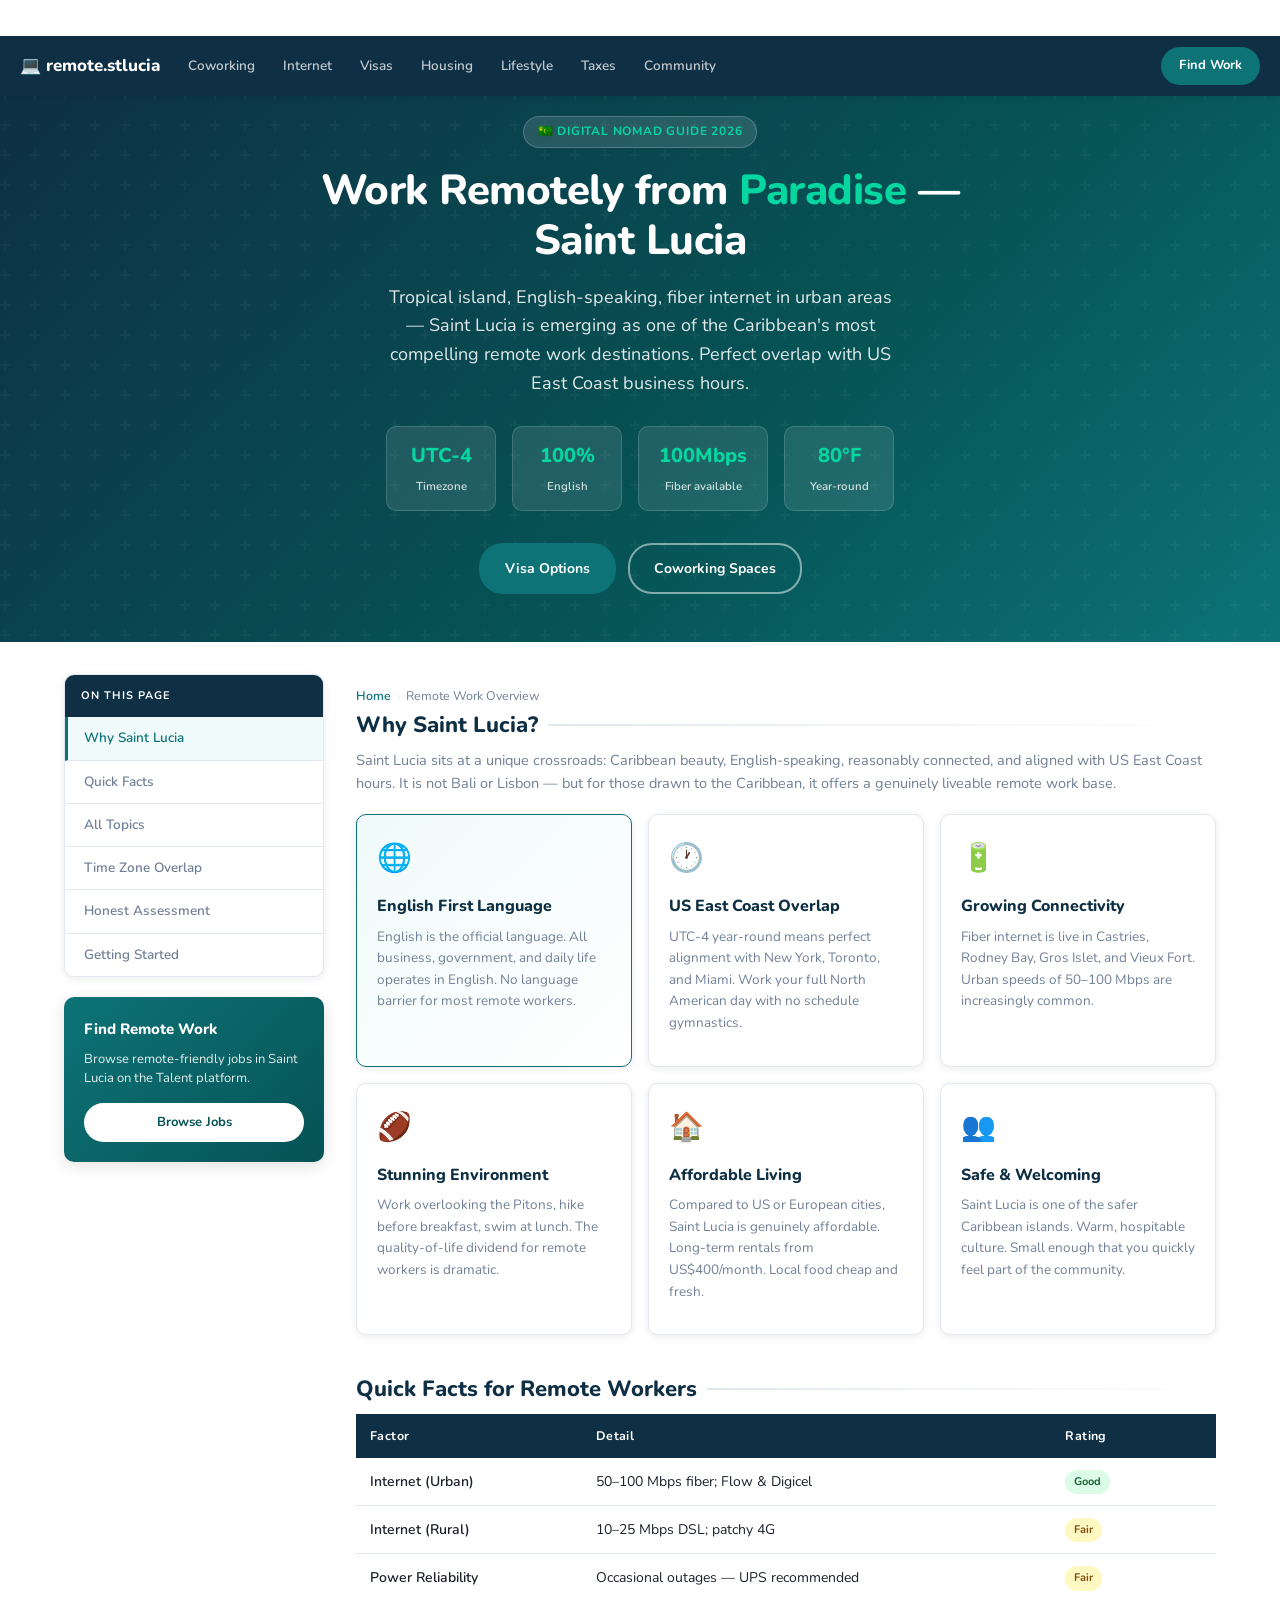
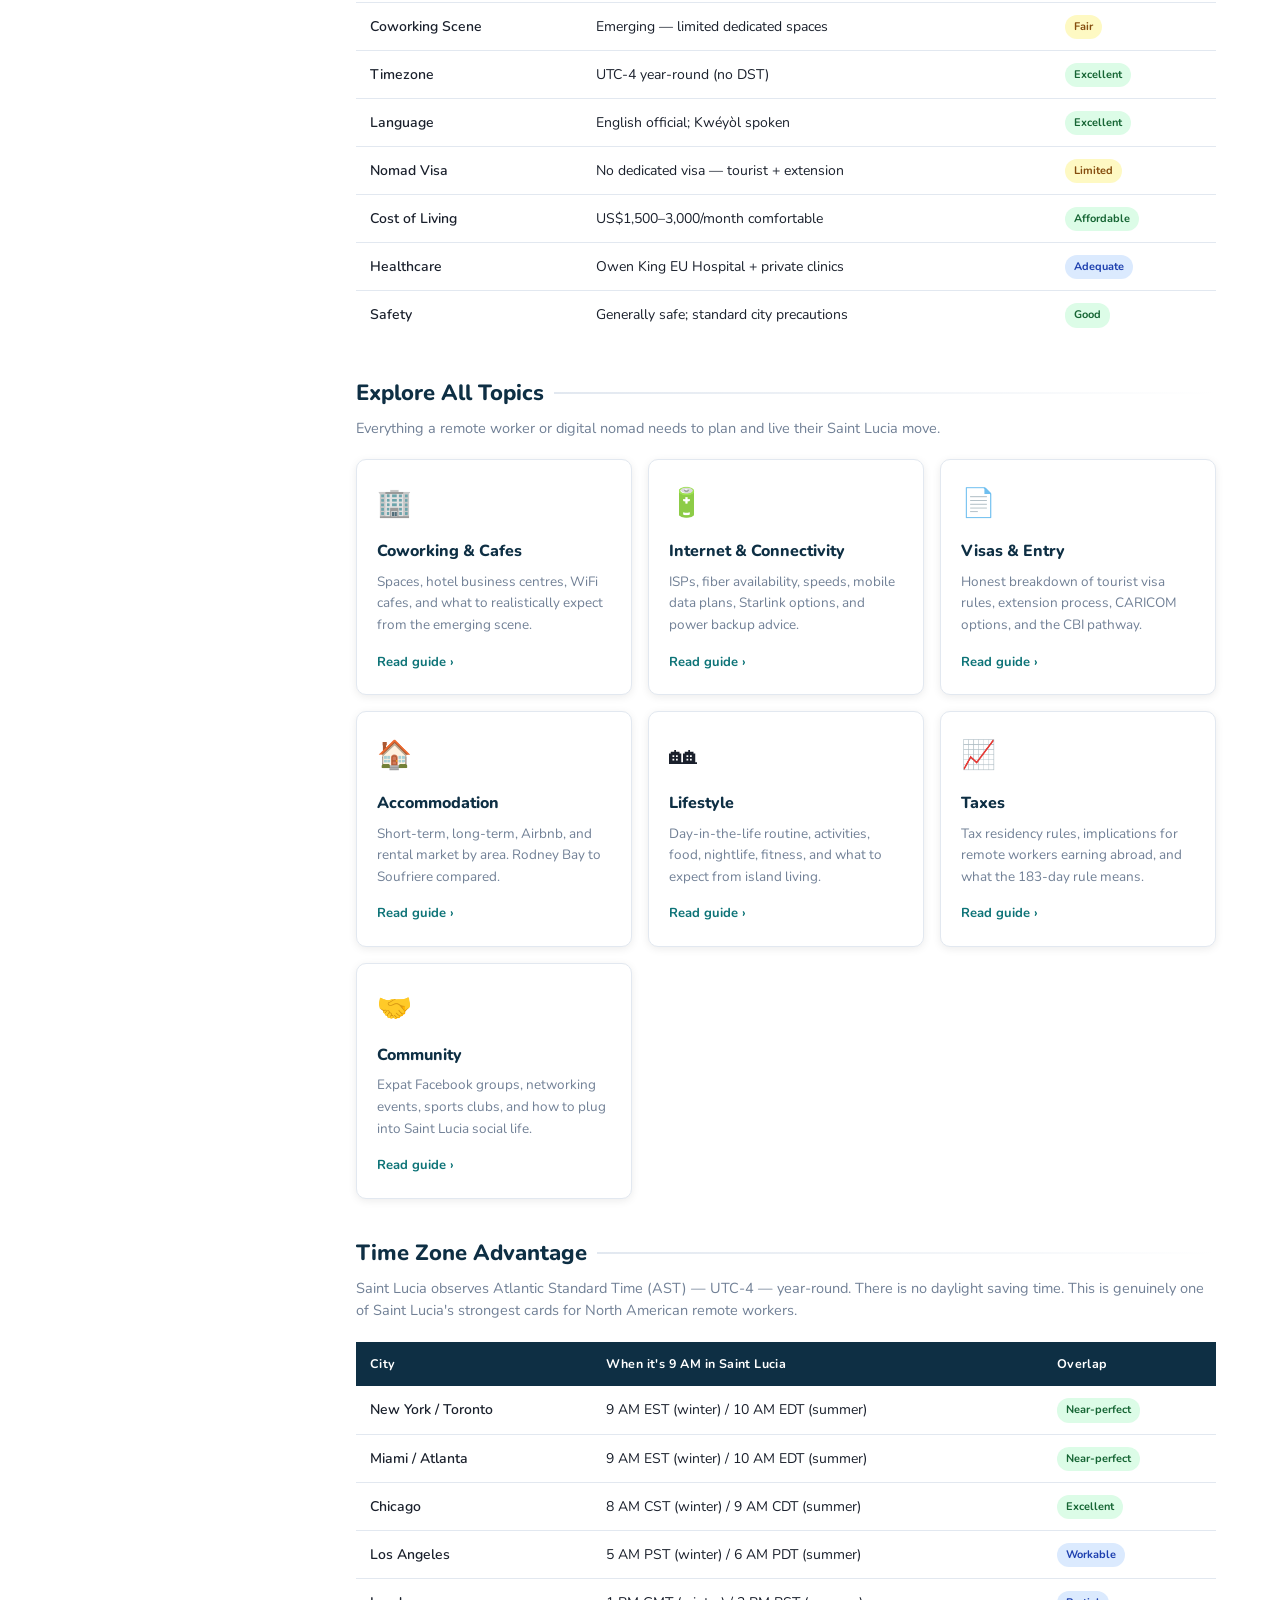
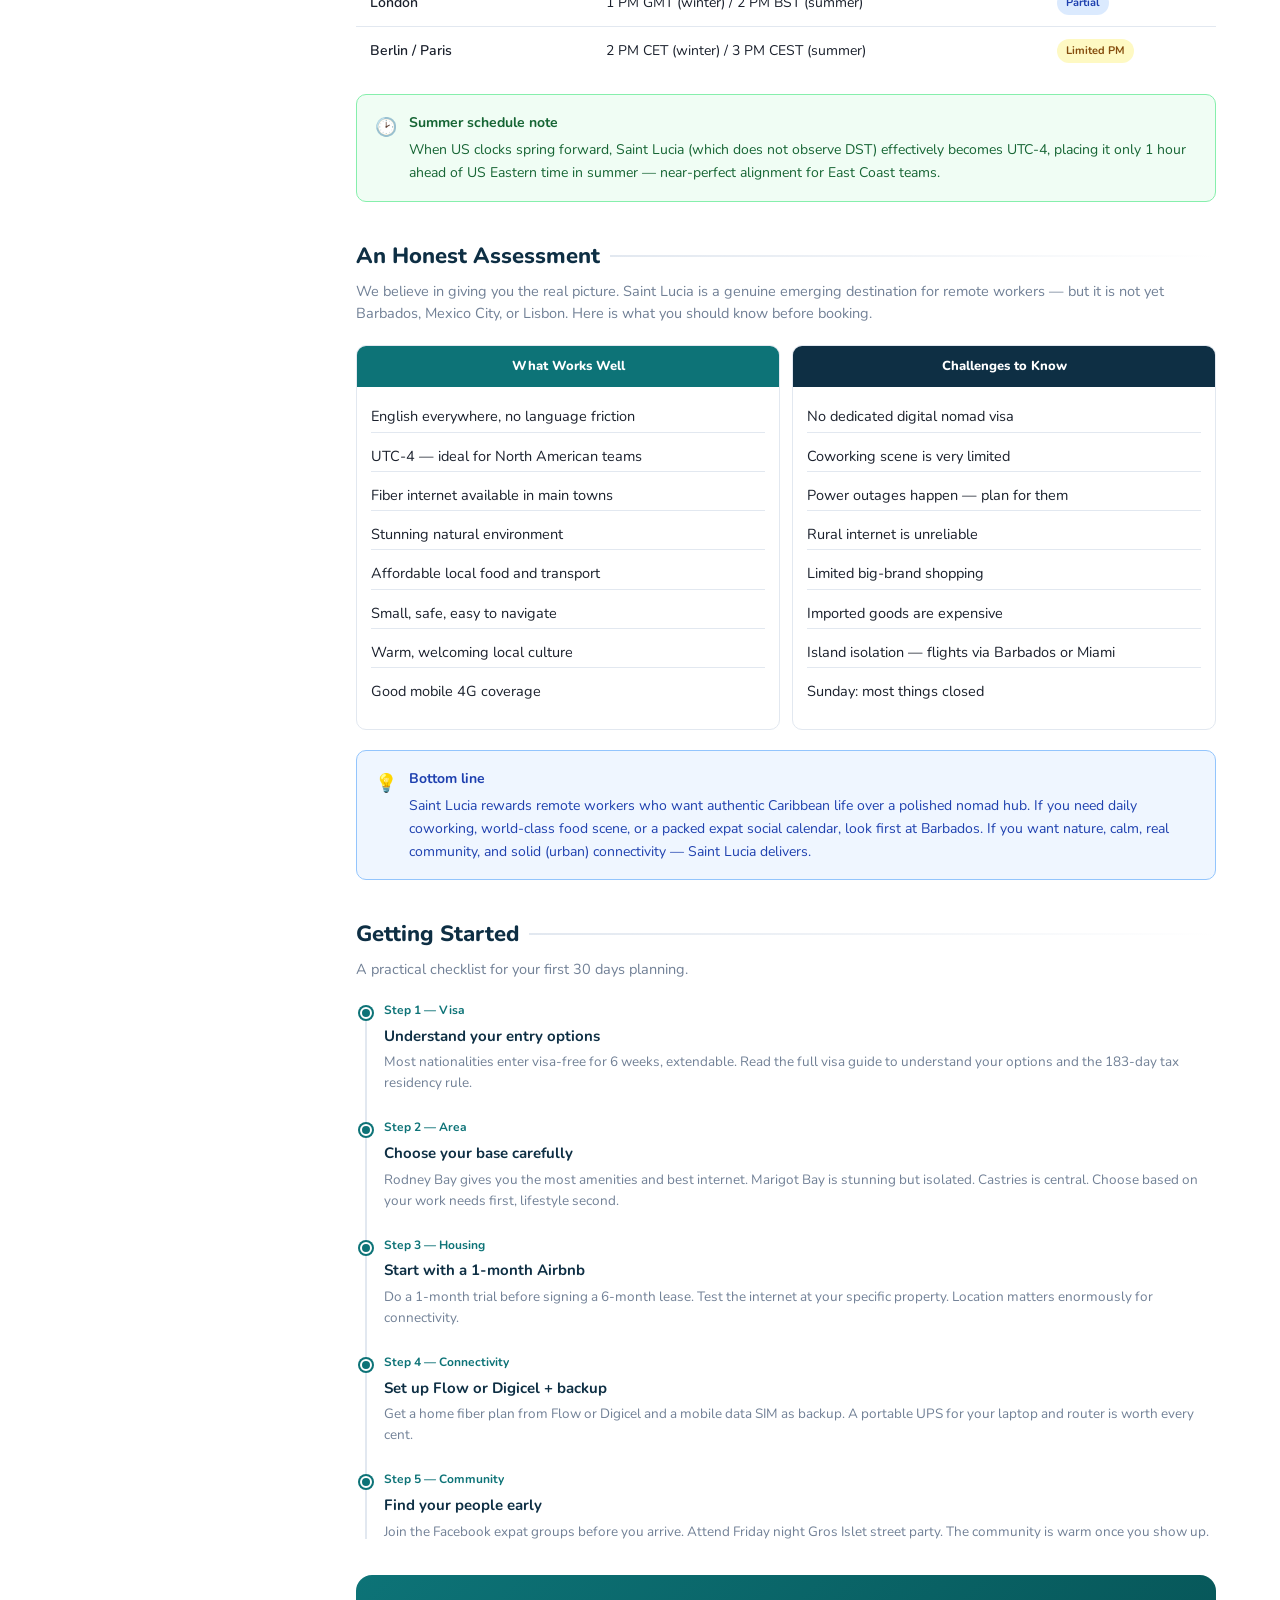
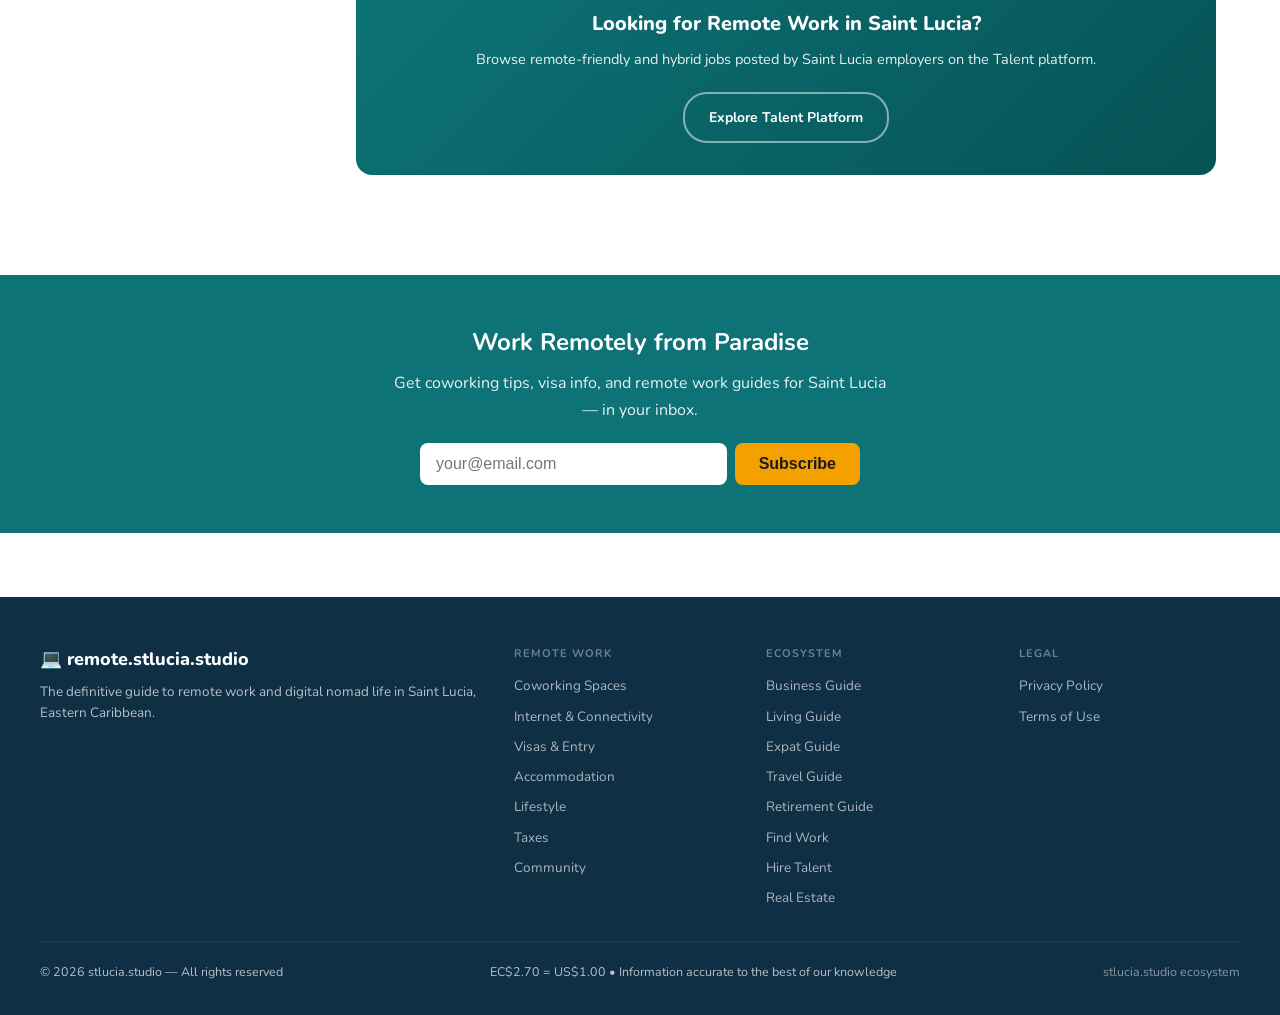
<file: index.html>
<!DOCTYPE html>
<html lang="en">
<head>
  <meta charset="UTF-8">
  <meta name="viewport" content="width=device-width, initial-scale=1.0">
  <title>Remote Work in Saint Lucia — Digital Nomad & Remote Worker Guide 2026</title>
  <meta name="description" content="The complete guide to working remotely from Saint Lucia. Internet, coworking, visas, accommodation, lifestyle, taxes — everything a digital nomad needs to know.">
  <meta name="keywords" content="remote work Saint Lucia, digital nomad Saint Lucia, work from Saint Lucia, Caribbean remote work, coworking Saint Lucia">
  <link rel="canonical" href="https://remote.stlucia.studio/">

  <!-- Open Graph -->
  <meta property="og:type" content="website">
  <meta property="og:title" content="Work Remotely from Saint Lucia — Complete Digital Nomad Guide 2026">
  <meta property="og:description" content="Everything you need to live and work remotely from Saint Lucia. Coworking spaces, internet, visas, housing, and lifestyle tips.">
  <meta property="og:url" content="https://remote.stlucia.studio/">
  <meta property="og:site_name" content="remote.stlucia.studio">
  <meta property="og:image" content="https://remote.stlucia.studio/assets/images/og-home.jpg">
  <meta name="twitter:card" content="summary_large_image">

  <!-- PWA -->
  <link rel="manifest" href="manifest.json">
  <meta name="theme-color" content="#0D7377">
  <meta name="apple-mobile-web-app-capable" content="yes">
  <meta name="apple-mobile-web-app-status-bar-style" content="default">
  <meta name="apple-mobile-web-app-title" content="remote.stlucia">

  <link rel="stylesheet" href="assets/css/style.css">

  <!-- Analytics: Plausible -->
  <script defer src="https://plausible.io/js/pa-XflNWC4idQfaqsnb-QjuO.js"></script>
  <script>window.plausible=window.plausible||function(){(plausible.q=plausible.q||[]).push(arguments)}</script>

  <!-- GA4 + FB Pixel (consent-gated via guide-analytics.js) -->
  <script defer src="/assets/js/guide-analytics.js"></script>
</head>
<body>

<a href="#main" class="skip-link">Skip to main content</a>

<!-- Super Nav -->

<!-- Main Nav -->
<header class="main-nav" role="banner">
  <a href="index.html" class="nav-logo">&#x1F4BB; remote.stlucia</a>
  <nav class="nav-links" aria-label="Main navigation">
    <a href="coworking.html">Coworking</a>
    <a href="internet.html">Internet</a>
    <a href="nomad-visa.html">Visas</a>
    <a href="accommodation.html">Housing</a>
    <a href="lifestyle.html">Lifestyle</a>
    <a href="taxes.html">Taxes</a>
    <a href="communities.html">Community</a>
  </nav>
  <div class="nav-cta">
    <a href="https://talent.stlucia.studio" class="btn-nav">Find Work</a>
  </div>
  <button id="hamburger" class="hamburger" aria-label="Toggle menu" aria-expanded="false">
    <span></span><span></span><span></span>
  </button>
</header>

<!-- Mobile Menu -->
<nav id="mobileMenu" class="mobile-menu" aria-label="Mobile navigation">
  <a href="index.html" class="active">Overview</a>
  <a href="coworking.html">Coworking Spaces</a>
  <a href="internet.html">Internet &amp; Connectivity</a>
  <a href="nomad-visa.html">Visas &amp; Entry</a>
  <a href="accommodation.html">Accommodation</a>
  <a href="lifestyle.html">Lifestyle</a>
  <a href="taxes.html">Taxes</a>
  <a href="communities.html">Community</a>
  <a href="https://talent.stlucia.studio" class="mobile-cta">Find Work in Saint Lucia</a>
</nav>

<!-- Hero -->
<section class="hero" role="banner">
  <div class="hero__inner">
    <div class="hero__badge">&#127464;&#127464; Digital Nomad Guide 2026</div>
    <h1>Work Remotely from <span>Paradise</span> — Saint Lucia</h1>
    <p class="hero__sub">Tropical island, English-speaking, fiber internet in urban areas — Saint Lucia is emerging as one of the Caribbean's most compelling remote work destinations. Perfect overlap with US East Coast business hours.</p>
    <div class="hero__stats">
      <div class="hero__stat">
        <span class="hero__stat-value">UTC&#8209;4</span>
        <span class="hero__stat-label">Timezone</span>
      </div>
      <div class="hero__stat">
        <span class="hero__stat-value">100%</span>
        <span class="hero__stat-label">English</span>
      </div>
      <div class="hero__stat">
        <span class="hero__stat-value">100Mbps</span>
        <span class="hero__stat-label">Fiber available</span>
      </div>
      <div class="hero__stat">
        <span class="hero__stat-value">80&deg;F</span>
        <span class="hero__stat-label">Year-round</span>
      </div>
    </div>
    <div class="hero__cta">
      <a href="nomad-visa.html" class="btn btn-primary">Visa Options</a>
      <a href="coworking.html" class="btn btn-outline">Coworking Spaces</a>
    </div>
  </div>
</section>

<!-- Main -->
<main id="main">
<div class="page-wrapper">
<div class="layout">

  <!-- Sidebar -->
  <aside class="sidebar" aria-label="Page navigation">
    <div class="sidebar-sticky">
      <nav class="sidebar-nav">
        <div class="sidebar-nav__title">On This Page</div>
        <a href="#why-saint-lucia">Why Saint Lucia</a>
        <a href="#quick-facts">Quick Facts</a>
        <a href="#topics">All Topics</a>
        <a href="#overlap">Time Zone Overlap</a>
        <a href="#honest-assessment">Honest Assessment</a>
        <a href="#getting-started">Getting Started</a>
      </nav>
      <div class="sidebar-card">
        <h4>Find Remote Work</h4>
        <p>Browse remote-friendly jobs in Saint Lucia on the Talent platform.</p>
        <a href="https://talent.stlucia.studio">Browse Jobs</a>
      </div>
    </div>
  </aside>

  <!-- Content -->
  <div class="main-content">

    <nav class="breadcrumb" aria-label="Breadcrumb">
      <a href="index.html">Home</a>
      <span class="breadcrumb__sep">›</span>
      <span>Remote Work Overview</span>
    </nav>

    <!-- Why Saint Lucia -->
    <section class="section" id="why-saint-lucia">
      <h2 class="section-title">Why Saint Lucia?</h2>
      <p class="section-sub">Saint Lucia sits at a unique crossroads: Caribbean beauty, English-speaking, reasonably connected, and aligned with US East Coast hours. It is not Bali or Lisbon — but for those drawn to the Caribbean, it offers a genuinely liveable remote work base.</p>

      <div class="cards-grid mb-6">
        <div class="card card--highlight">
          <div class="card__icon">&#127760;</div>
          <div class="card__title">English First Language</div>
          <div class="card__desc">English is the official language. All business, government, and daily life operates in English. No language barrier for most remote workers.</div>
        </div>
        <div class="card">
          <div class="card__icon">&#128336;</div>
          <div class="card__title">US East Coast Overlap</div>
          <div class="card__desc">UTC-4 year-round means perfect alignment with New York, Toronto, and Miami. Work your full North American day with no schedule gymnastics.</div>
        </div>
        <div class="card">
          <div class="card__icon">&#128267;</div>
          <div class="card__title">Growing Connectivity</div>
          <div class="card__desc">Fiber internet is live in Castries, Rodney Bay, Gros Islet, and Vieux Fort. Urban speeds of 50–100 Mbps are increasingly common.</div>
        </div>
        <div class="card">
          <div class="card__icon">&#127944;</div>
          <div class="card__title">Stunning Environment</div>
          <div class="card__desc">Work overlooking the Pitons, hike before breakfast, swim at lunch. The quality-of-life dividend for remote workers is dramatic.</div>
        </div>
        <div class="card">
          <div class="card__icon">&#127968;</div>
          <div class="card__title">Affordable Living</div>
          <div class="card__desc">Compared to US or European cities, Saint Lucia is genuinely affordable. Long-term rentals from US$400/month. Local food cheap and fresh.</div>
        </div>
        <div class="card">
          <div class="card__icon">&#128101;</div>
          <div class="card__title">Safe &amp; Welcoming</div>
          <div class="card__desc">Saint Lucia is one of the safer Caribbean islands. Warm, hospitable culture. Small enough that you quickly feel part of the community.</div>
        </div>
      </div>
    </section>

    <!-- Quick Facts -->
    <section class="section" id="quick-facts">
      <h2 class="section-title">Quick Facts for Remote Workers</h2>
      <div class="table-wrap">
        <table>
          <thead>
            <tr>
              <th>Factor</th>
              <th>Detail</th>
              <th>Rating</th>
            </tr>
          </thead>
          <tbody>
            <tr>
              <td>Internet (Urban)</td>
              <td>50–100 Mbps fiber; Flow &amp; Digicel</td>
              <td><span class="badge badge-green">Good</span></td>
            </tr>
            <tr>
              <td>Internet (Rural)</td>
              <td>10–25 Mbps DSL; patchy 4G</td>
              <td><span class="badge badge-yellow">Fair</span></td>
            </tr>
            <tr>
              <td>Power Reliability</td>
              <td>Occasional outages — UPS recommended</td>
              <td><span class="badge badge-yellow">Fair</span></td>
            </tr>
            <tr>
              <td>Coworking Scene</td>
              <td>Emerging — limited dedicated spaces</td>
              <td><span class="badge badge-yellow">Fair</span></td>
            </tr>
            <tr>
              <td>Timezone</td>
              <td>UTC-4 year-round (no DST)</td>
              <td><span class="badge badge-green">Excellent</span></td>
            </tr>
            <tr>
              <td>Language</td>
              <td>English official; Kwéyòl spoken</td>
              <td><span class="badge badge-green">Excellent</span></td>
            </tr>
            <tr>
              <td>Nomad Visa</td>
              <td>No dedicated visa — tourist + extension</td>
              <td><span class="badge badge-yellow">Limited</span></td>
            </tr>
            <tr>
              <td>Cost of Living</td>
              <td>US$1,500–3,000/month comfortable</td>
              <td><span class="badge badge-green">Affordable</span></td>
            </tr>
            <tr>
              <td>Healthcare</td>
              <td>Owen King EU Hospital + private clinics</td>
              <td><span class="badge badge-blue">Adequate</span></td>
            </tr>
            <tr>
              <td>Safety</td>
              <td>Generally safe; standard city precautions</td>
              <td><span class="badge badge-green">Good</span></td>
            </tr>
          </tbody>
        </table>
      </div>
    </section>

    <!-- Topics -->
    <section class="section" id="topics">
      <h2 class="section-title">Explore All Topics</h2>
      <p class="section-sub">Everything a remote worker or digital nomad needs to plan and live their Saint Lucia move.</p>
      <div class="cards-grid">
        <a href="coworking.html" class="card" style="text-decoration:none;color:inherit;">
          <div class="card__icon">&#127970;</div>
          <div class="card__title">Coworking &amp; Cafes</div>
          <div class="card__desc">Spaces, hotel business centres, WiFi cafes, and what to realistically expect from the emerging scene.</div>
          <span class="card__link">Read guide ›</span>
        </a>
        <a href="internet.html" class="card" style="text-decoration:none;color:inherit;">
          <div class="card__icon">&#128267;</div>
          <div class="card__title">Internet &amp; Connectivity</div>
          <div class="card__desc">ISPs, fiber availability, speeds, mobile data plans, Starlink options, and power backup advice.</div>
          <span class="card__link">Read guide ›</span>
        </a>
        <a href="nomad-visa.html" class="card" style="text-decoration:none;color:inherit;">
          <div class="card__icon">&#128196;</div>
          <div class="card__title">Visas &amp; Entry</div>
          <div class="card__desc">Honest breakdown of tourist visa rules, extension process, CARICOM options, and the CBI pathway.</div>
          <span class="card__link">Read guide ›</span>
        </a>
        <a href="accommodation.html" class="card" style="text-decoration:none;color:inherit;">
          <div class="card__icon">&#127968;</div>
          <div class="card__title">Accommodation</div>
          <div class="card__desc">Short-term, long-term, Airbnb, and rental market by area. Rodney Bay to Soufriere compared.</div>
          <span class="card__link">Read guide ›</span>
        </a>
        <a href="lifestyle.html" class="card" style="text-decoration:none;color:inherit;">
          <div class="card__icon">&#127960;</div>
          <div class="card__title">Lifestyle</div>
          <div class="card__desc">Day-in-the-life routine, activities, food, nightlife, fitness, and what to expect from island living.</div>
          <span class="card__link">Read guide ›</span>
        </a>
        <a href="taxes.html" class="card" style="text-decoration:none;color:inherit;">
          <div class="card__icon">&#128200;</div>
          <div class="card__title">Taxes</div>
          <div class="card__desc">Tax residency rules, implications for remote workers earning abroad, and what the 183-day rule means.</div>
          <span class="card__link">Read guide ›</span>
        </a>
        <a href="communities.html" class="card" style="text-decoration:none;color:inherit;">
          <div class="card__icon">&#129309;</div>
          <div class="card__title">Community</div>
          <div class="card__desc">Expat Facebook groups, networking events, sports clubs, and how to plug into Saint Lucia social life.</div>
          <span class="card__link">Read guide ›</span>
        </a>
      </div>
    </section>

    <!-- Time Zone Overlap -->
    <section class="section" id="overlap">
      <h2 class="section-title">Time Zone Advantage</h2>
      <p class="section-sub">Saint Lucia observes Atlantic Standard Time (AST) — UTC-4 — year-round. There is no daylight saving time. This is genuinely one of Saint Lucia's strongest cards for North American remote workers.</p>

      <div class="table-wrap">
        <table>
          <thead>
            <tr>
              <th>City</th>
              <th>When it's 9 AM in Saint Lucia</th>
              <th>Overlap</th>
            </tr>
          </thead>
          <tbody>
            <tr>
              <td>New York / Toronto</td>
              <td>9 AM EST (winter) / 10 AM EDT (summer)</td>
              <td><span class="badge badge-green">Near-perfect</span></td>
            </tr>
            <tr>
              <td>Miami / Atlanta</td>
              <td>9 AM EST (winter) / 10 AM EDT (summer)</td>
              <td><span class="badge badge-green">Near-perfect</span></td>
            </tr>
            <tr>
              <td>Chicago</td>
              <td>8 AM CST (winter) / 9 AM CDT (summer)</td>
              <td><span class="badge badge-green">Excellent</span></td>
            </tr>
            <tr>
              <td>Los Angeles</td>
              <td>5 AM PST (winter) / 6 AM PDT (summer)</td>
              <td><span class="badge badge-blue">Workable</span></td>
            </tr>
            <tr>
              <td>London</td>
              <td>1 PM GMT (winter) / 2 PM BST (summer)</td>
              <td><span class="badge badge-blue">Partial</span></td>
            </tr>
            <tr>
              <td>Berlin / Paris</td>
              <td>2 PM CET (winter) / 3 PM CEST (summer)</td>
              <td><span class="badge badge-yellow">Limited PM</span></td>
            </tr>
          </tbody>
        </table>
      </div>
      <div class="tip-box">
        <span class="box-icon">&#128337;</span>
        <div class="box-content">
          <strong>Summer schedule note</strong>
          When US clocks spring forward, Saint Lucia (which does not observe DST) effectively becomes UTC-4, placing it only 1 hour ahead of US Eastern time in summer — near-perfect alignment for East Coast teams.
        </div>
      </div>
    </section>

    <!-- Honest Assessment -->
    <section class="section" id="honest-assessment">
      <h2 class="section-title">An Honest Assessment</h2>
      <p class="section-sub">We believe in giving you the real picture. Saint Lucia is a genuine emerging destination for remote workers — but it is not yet Barbados, Mexico City, or Lisbon. Here is what you should know before booking.</p>

      <div class="compare-grid">
        <div class="compare-box">
          <div class="compare-box__header">What Works Well</div>
          <div class="compare-box__body">
            <ul class="gap-list">
              <li>English everywhere, no language friction</li>
              <li>UTC-4 — ideal for North American teams</li>
              <li>Fiber internet available in main towns</li>
              <li>Stunning natural environment</li>
              <li>Affordable local food and transport</li>
              <li>Small, safe, easy to navigate</li>
              <li>Warm, welcoming local culture</li>
              <li>Good mobile 4G coverage</li>
            </ul>
          </div>
        </div>
        <div class="compare-box">
          <div class="compare-box__header compare-box__header--navy">Challenges to Know</div>
          <div class="compare-box__body">
            <ul class="gap-list">
              <li>No dedicated digital nomad visa</li>
              <li>Coworking scene is very limited</li>
              <li>Power outages happen — plan for them</li>
              <li>Rural internet is unreliable</li>
              <li>Limited big-brand shopping</li>
              <li>Imported goods are expensive</li>
              <li>Island isolation — flights via Barbados or Miami</li>
              <li>Sunday: most things closed</li>
            </ul>
          </div>
        </div>
      </div>

      <div class="info-box">
        <span class="box-icon">&#128161;</span>
        <div class="box-content">
          <strong>Bottom line</strong>
          Saint Lucia rewards remote workers who want authentic Caribbean life over a polished nomad hub. If you need daily coworking, world-class food scene, or a packed expat social calendar, look first at Barbados. If you want nature, calm, real community, and solid (urban) connectivity — Saint Lucia delivers.
        </div>
      </div>
    </section>

    <!-- Getting Started -->
    <section class="section" id="getting-started">
      <h2 class="section-title">Getting Started</h2>
      <p class="section-sub">A practical checklist for your first 30 days planning.</p>

      <div class="timeline">
        <div class="timeline-item">
          <div class="timeline-item__time">Step 1 — Visa</div>
          <div class="timeline-item__title">Understand your entry options</div>
          <div class="timeline-item__desc">Most nationalities enter visa-free for 6 weeks, extendable. Read the full visa guide to understand your options and the 183-day tax residency rule.</div>
        </div>
        <div class="timeline-item">
          <div class="timeline-item__time">Step 2 — Area</div>
          <div class="timeline-item__title">Choose your base carefully</div>
          <div class="timeline-item__desc">Rodney Bay gives you the most amenities and best internet. Marigot Bay is stunning but isolated. Castries is central. Choose based on your work needs first, lifestyle second.</div>
        </div>
        <div class="timeline-item">
          <div class="timeline-item__time">Step 3 — Housing</div>
          <div class="timeline-item__title">Start with a 1-month Airbnb</div>
          <div class="timeline-item__desc">Do a 1-month trial before signing a 6-month lease. Test the internet at your specific property. Location matters enormously for connectivity.</div>
        </div>
        <div class="timeline-item">
          <div class="timeline-item__time">Step 4 — Connectivity</div>
          <div class="timeline-item__title">Set up Flow or Digicel + backup</div>
          <div class="timeline-item__desc">Get a home fiber plan from Flow or Digicel and a mobile data SIM as backup. A portable UPS for your laptop and router is worth every cent.</div>
        </div>
        <div class="timeline-item">
          <div class="timeline-item__time">Step 5 — Community</div>
          <div class="timeline-item__title">Find your people early</div>
          <div class="timeline-item__desc">Join the Facebook expat groups before you arrive. Attend Friday night Gros Islet street party. The community is warm once you show up.</div>
        </div>
      </div>

      <div class="cta-banner">
        <h3>Looking for Remote Work in Saint Lucia?</h3>
        <p>Browse remote-friendly and hybrid jobs posted by Saint Lucia employers on the Talent platform.</p>
        <a href="https://talent.stlucia.studio" class="btn btn-outline">Explore Talent Platform</a>
      </div>
    </section>

  </div><!-- /.main-content -->
</div><!-- /.layout -->
</div><!-- /.page-wrapper -->
</main>

<!-- EMAIL CAPTURE -->
<section class="email-capture" style="background:#0D7377;padding:48px 24px;text-align:center;color:#fff;">
  <h2 style="font-size:24px;margin-bottom:8px;">Work Remotely from Paradise</h2>
  <p style="opacity:0.9;margin-bottom:20px;max-width:500px;margin-left:auto;margin-right:auto;">Get coworking tips, visa info, and remote work guides for Saint Lucia — in your inbox.</p>
  <form id="email-form" style="display:flex;gap:8px;max-width:440px;margin:0 auto;flex-wrap:wrap;justify-content:center;">
    <input type="email" id="email-input" placeholder="your@email.com" required style="flex:1;min-width:200px;padding:12px 16px;border:none;border-radius:8px;font-size:16px;">
    <button type="submit" style="padding:12px 24px;background:#F4A100;color:#1a1a1a;border:none;border-radius:8px;font-weight:700;cursor:pointer;font-size:16px;white-space:nowrap;">Subscribe</button>
  </form>
  <p id="email-msg" style="margin-top:12px;font-size:14px;display:none;"></p>
</section>
<script>
(function(){
  var form=document.getElementById('email-form');
  if(!form)return;
  form.addEventListener('submit',function(e){
    e.preventDefault();
    var email=document.getElementById('email-input').value.trim();
    var msg=document.getElementById('email-msg');
    if(!email)return;
    msg.style.display='block';
    msg.textContent='Subscribing...';
    msg.style.color='#fff';
    fetch('https://edybhgkuttsyoouizwcw.supabase.co/rest/v1/email_subscribers',{
      method:'POST',
      headers:{
        'Content-Type':'application/json',
        'apikey':'eyJhbGciOiJIUzI1NiIsInR5cCI6IkpXVCJ9.eyJpc3MiOiJzdXBhYmFzZSIsInJlZiI6ImVkeWJoZ2t1dHRzeW9vdWl6d2N3Iiwicm9sZSI6ImFub24iLCJpYXQiOjE3NzEwMDI2MTQsImV4cCI6MjA4NjU3ODYxNH0.qaLYTfJQDz8Tp2WBqCLhKKaSs_lBSAvQ3W2h4v2L0xA',
        'Prefer':'return=minimal'
      },
      body:JSON.stringify({email:email,source:'remote.stlucia.studio',subscribed_at:new Date().toISOString()})
    }).then(function(r){
      if(r.ok||r.status===201){msg.textContent='You\'re subscribed! 🎉';msg.style.color='#06D6A0';document.getElementById('email-input').value='';}
      else if(r.status===409){msg.textContent='You\'re already subscribed!';msg.style.color='#FFD166';}
      else{msg.textContent='Something went wrong. Try again.';msg.style.color='#EF476F';}
    }).catch(function(){msg.textContent='Connection error. Try again.';msg.style.color='#EF476F';});
  });
})();
</script>

<!-- Footer -->
<footer class="footer" role="contentinfo">
  <div class="footer__inner">
    <div>
      <div class="footer__brand">
        <div class="footer__brand-name">&#x1F4BB; remote.stlucia.studio</div>
        <p class="footer__brand-desc">The definitive guide to remote work and digital nomad life in Saint Lucia, Eastern Caribbean.</p>
      </div>
    </div>
    <div>
      <div class="footer__section-title">Remote Work</div>
      <div class="footer__links">
        <a href="coworking.html">Coworking Spaces</a>
        <a href="internet.html">Internet &amp; Connectivity</a>
        <a href="nomad-visa.html">Visas &amp; Entry</a>
        <a href="accommodation.html">Accommodation</a>
        <a href="lifestyle.html">Lifestyle</a>
        <a href="taxes.html">Taxes</a>
        <a href="communities.html">Community</a>
      </div>
    </div>
    <div>
      <div class="footer__section-title">Ecosystem</div>
      <div class="footer__links">
        <a href="https://stlucia.studio">Business Guide</a>
        <a href="https://living.stlucia.studio">Living Guide</a>
        <a href="https://expat.stlucia.studio">Expat Guide</a>
        <a href="https://visit.stlucia.studio">Travel Guide</a>
        <a href="https://retire.stlucia.studio">Retirement Guide</a>
        <a href="https://talent.stlucia.studio">Find Work</a>
        <a href="https://hire.stlucia.studio">Hire Talent</a>
        <a href="https://homes.stlucia.studio">Real Estate</a>
      </div>
    </div>
    <div>
      <div class="footer__section-title">Legal</div>
      <div class="footer__links">
        <a href="privacy.html">Privacy Policy</a>
        <a href="terms.html">Terms of Use</a>
      </div>
    </div>
  </div>
  <div class="footer__bottom">
    <span>&copy; 2026 stlucia.studio &mdash; All rights reserved</span>
    <span>EC$2.70 = US$1.00 &bull; Information accurate to the best of our knowledge</span>
    <span><a href="https://stlucia.studio">stlucia.studio ecosystem</a></span>
  </div>
</footer>

<script src="assets/js/app.js"></script>
<script src="/assets/js/guide-analytics.js" defer></script>
</body>
</html>
</file>
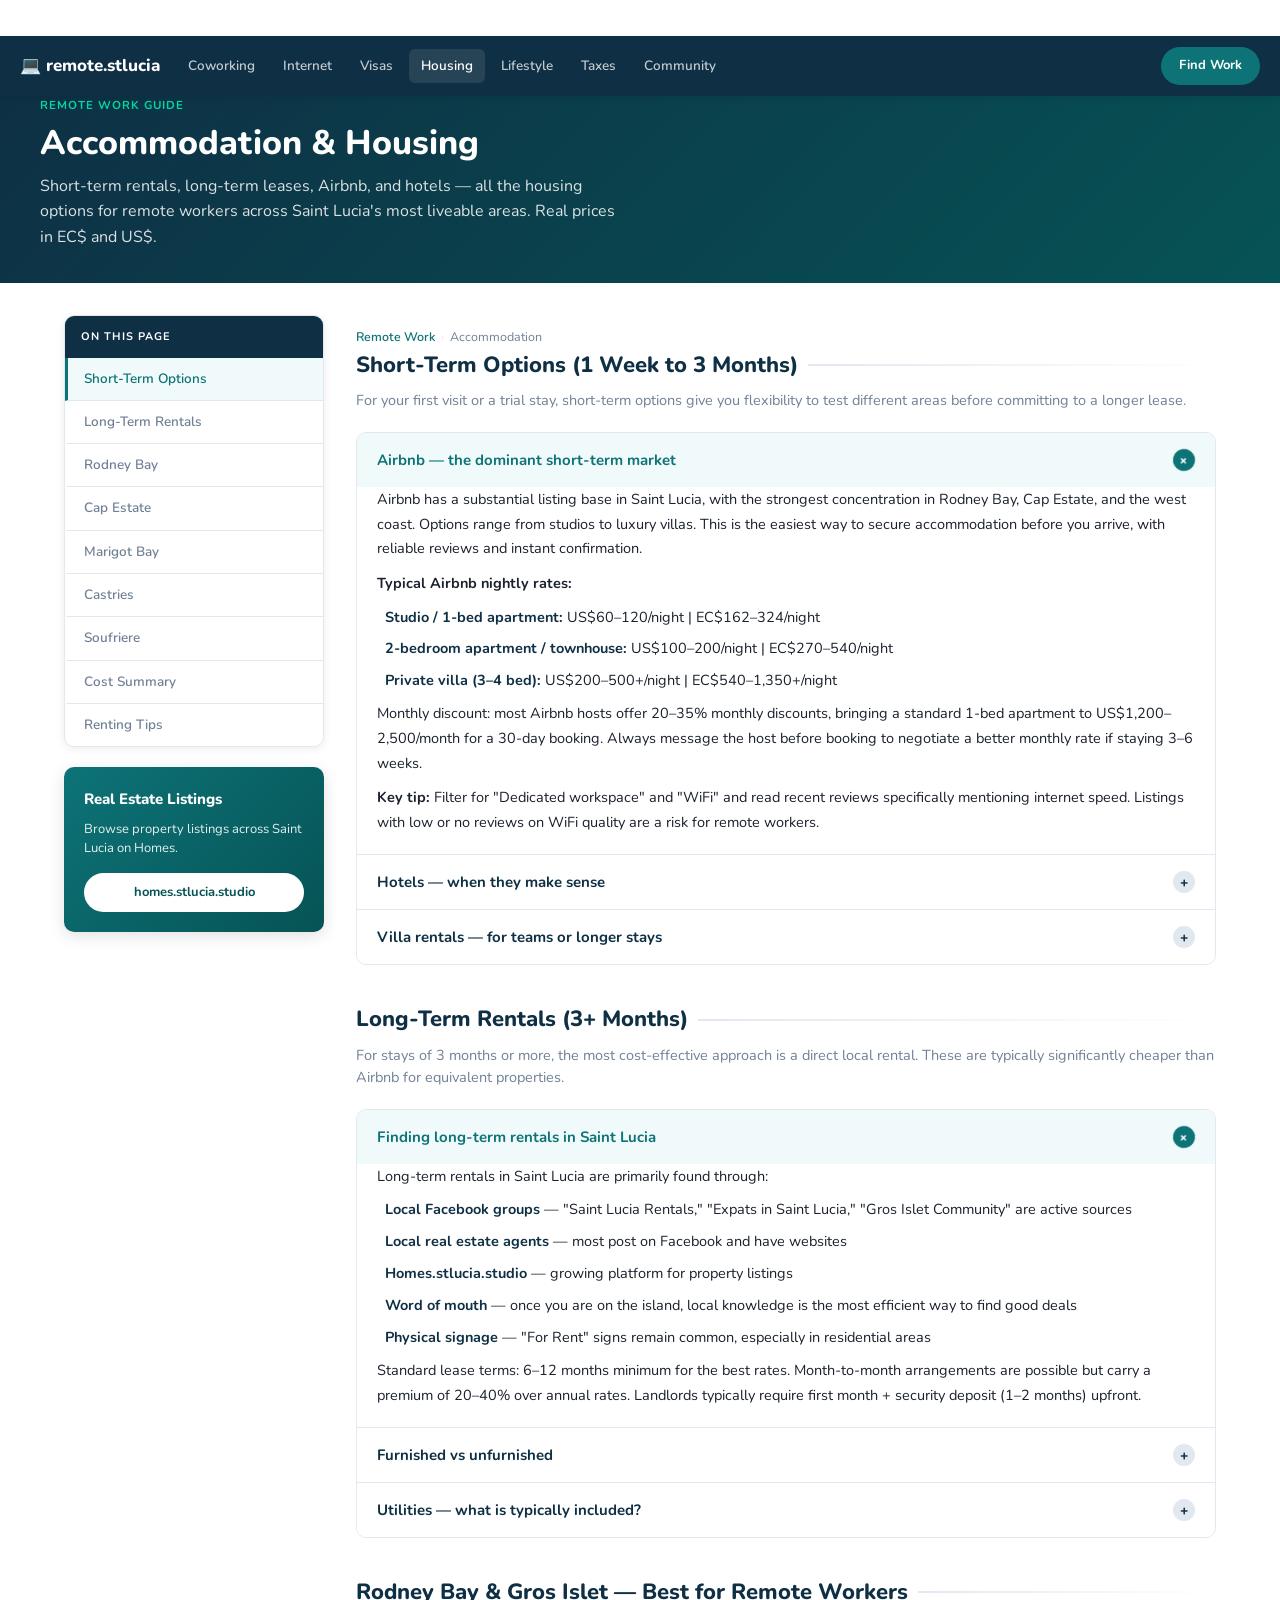
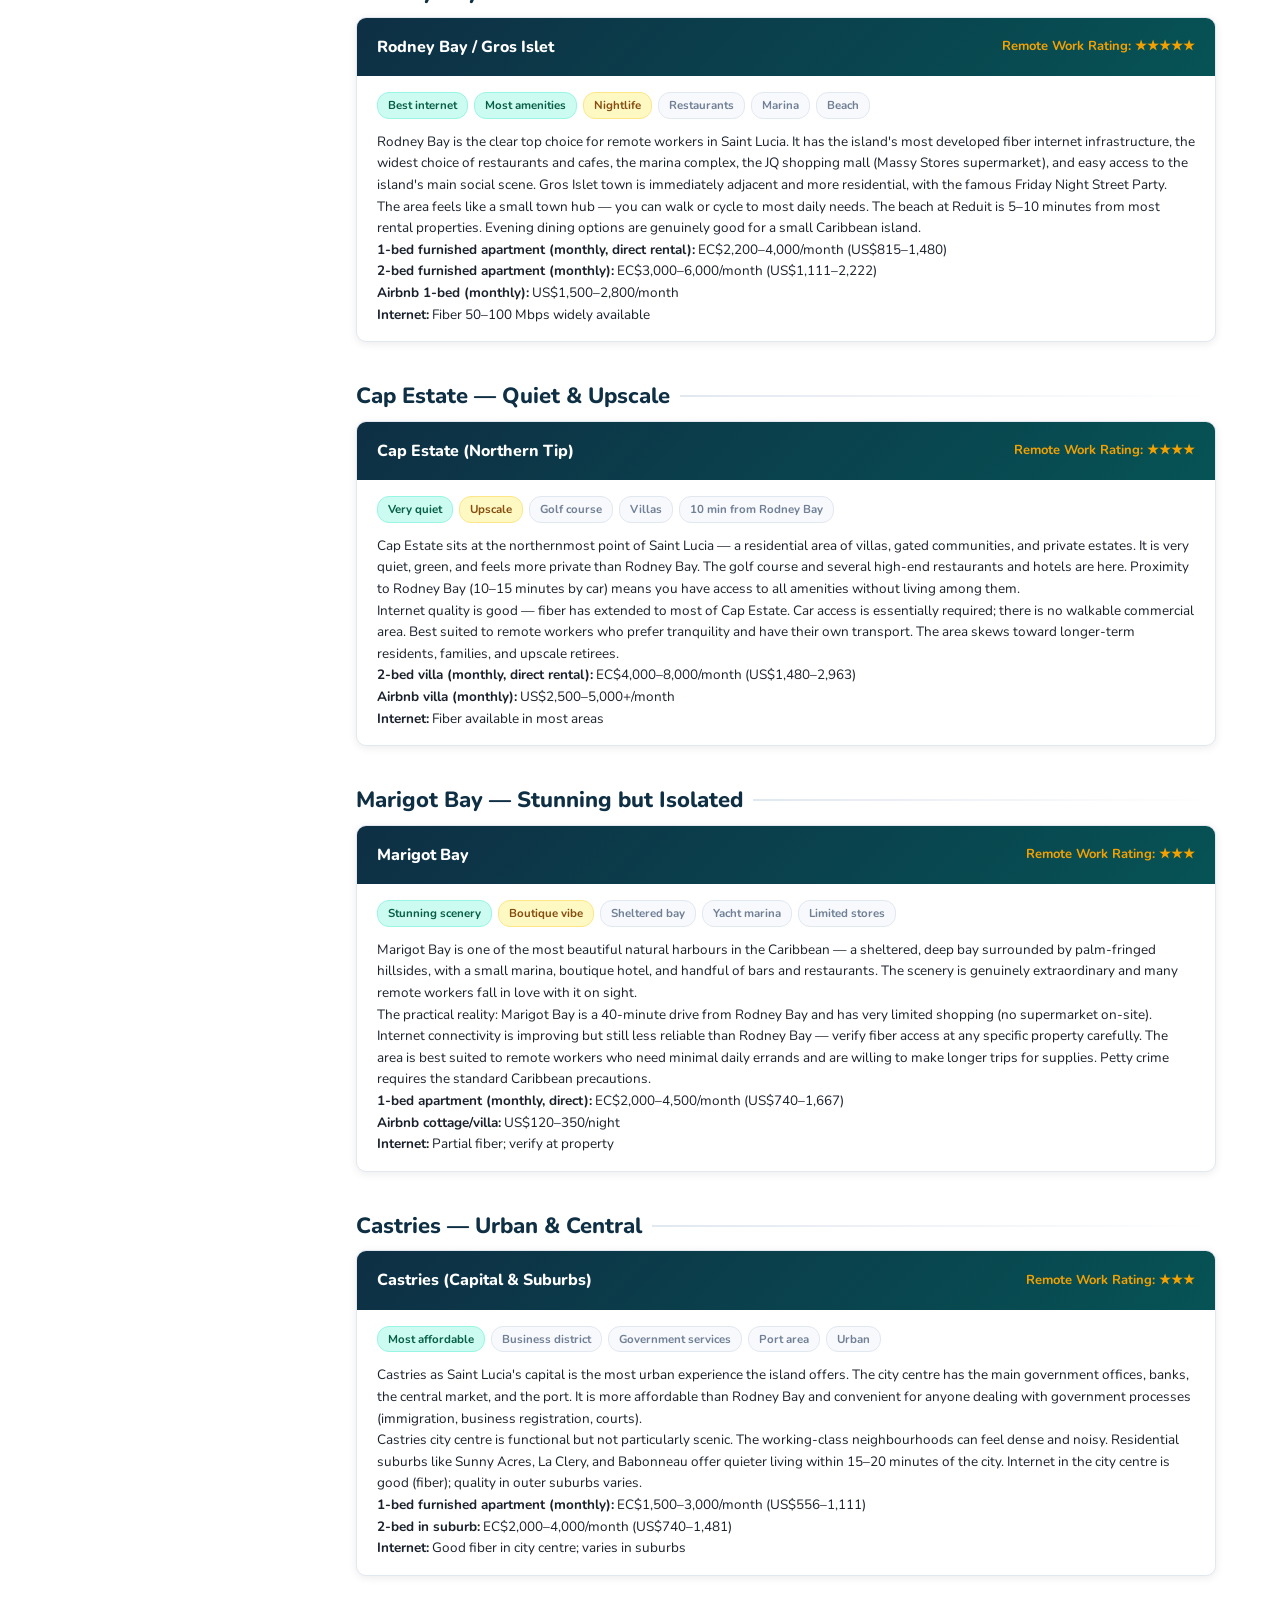
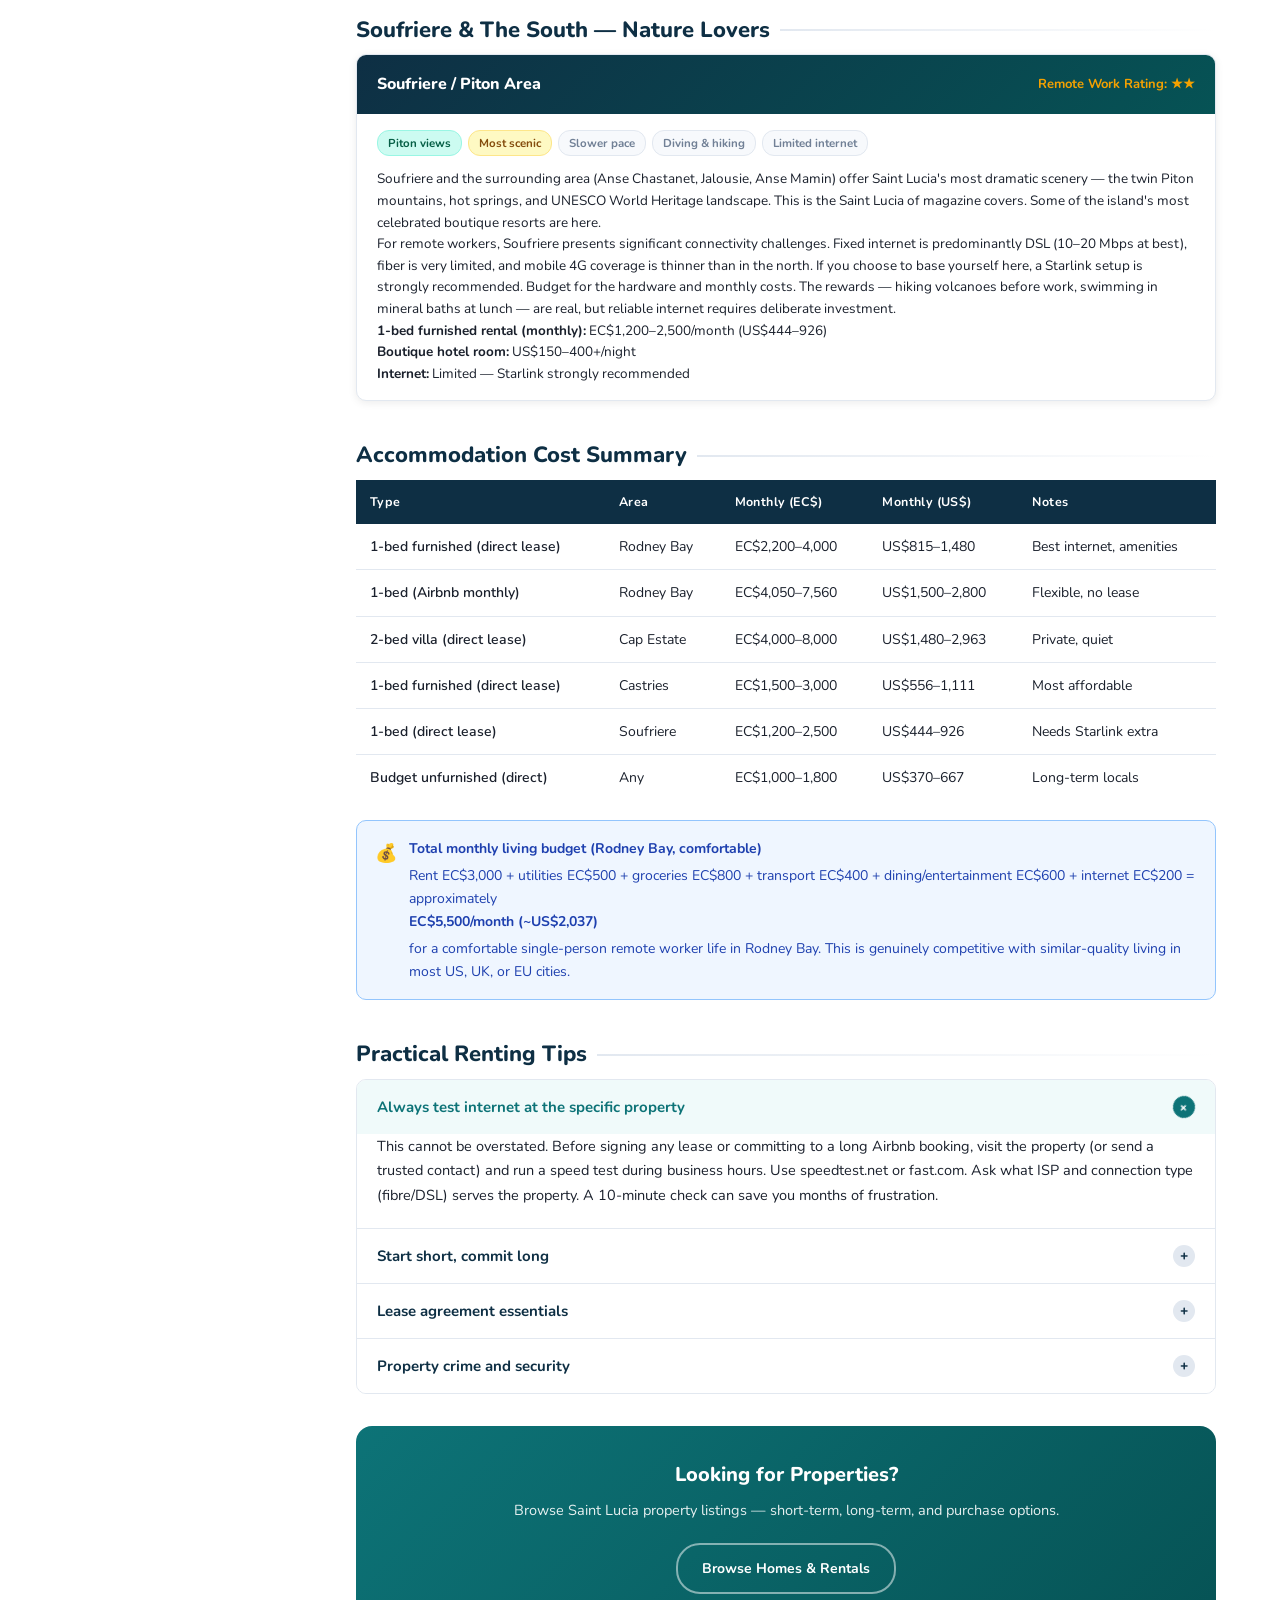
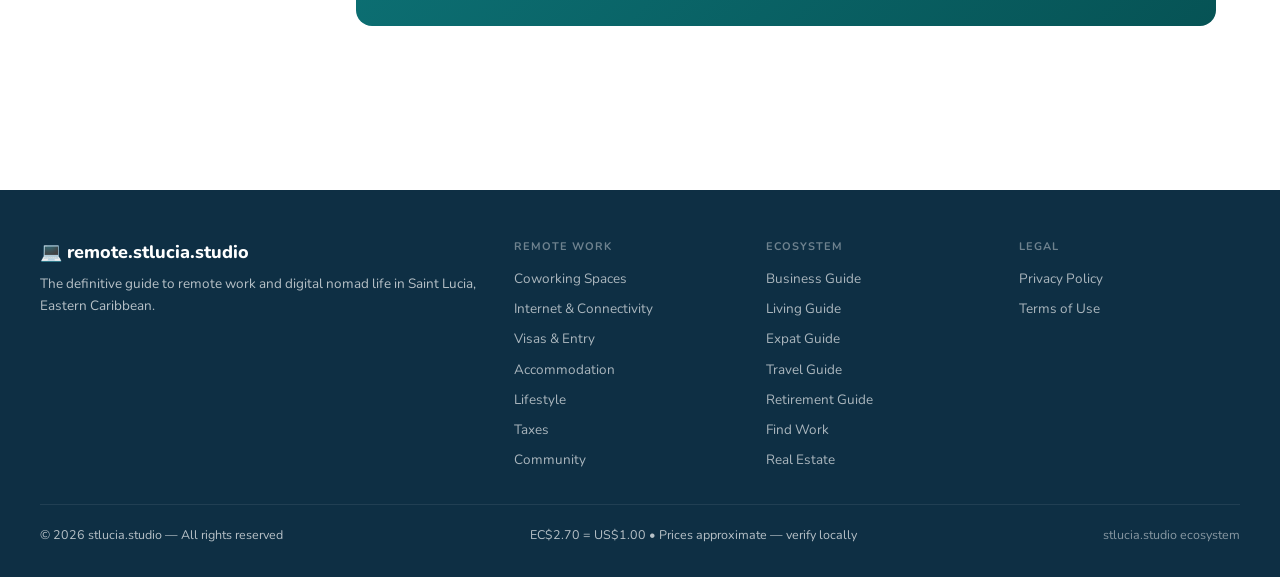
<file: accommodation.html>
<!DOCTYPE html>
<html lang="en">
<head>
  <meta charset="UTF-8">
  <meta name="viewport" content="width=device-width, initial-scale=1.0">
  <title>Accommodation for Remote Workers in Saint Lucia — Rentals, Airbnb &amp; Hotels 2026</title>
  <meta name="description" content="Where to live as a remote worker in Saint Lucia. Short-term and long-term rentals by area, Airbnb costs, best neighbourhoods, and practical housing tips. EC$ and US$ prices.">
  <meta name="keywords" content="accommodation Saint Lucia remote worker, rental Saint Lucia, Airbnb Saint Lucia, long term rental Saint Lucia, Rodney Bay apartment">
  <link rel="canonical" href="https://remote.stlucia.studio/accommodation.html">
  <meta property="og:type" content="article">
  <meta property="og:title" content="Accommodation for Remote Workers in Saint Lucia 2026">
  <meta property="og:description" content="Short-term and long-term housing options by area. Rodney Bay, Cap Estate, Marigot Bay, Castries, and Soufriere compared.">
  <meta property="og:url" content="https://remote.stlucia.studio/accommodation.html">
  <meta property="og:site_name" content="remote.stlucia.studio">
  <meta name="twitter:card" content="summary_large_image">
  <link rel="manifest" href="manifest.json">
  <meta name="theme-color" content="#0D7377">
  <link rel="stylesheet" href="assets/css/style.css">

  <!-- Analytics: Plausible -->
  <script defer src="https://plausible.io/js/pa-XflNWC4idQfaqsnb-QjuO.js"></script>
  <script>window.plausible=window.plausible||function(){(plausible.q=plausible.q||[]).push(arguments)}</script>

  <!-- GA4 + FB Pixel (consent-gated via guide-analytics.js) -->
  <script defer src="/assets/js/guide-analytics.js"></script>
</head>
<body>

<a href="#main" class="skip-link">Skip to main content</a>

<!-- Super Nav -->

<!-- Main Nav -->
<header class="main-nav" role="banner">
  <a href="index.html" class="nav-logo">&#x1F4BB; remote.stlucia</a>
  <nav class="nav-links" aria-label="Main navigation">
    <a href="coworking.html">Coworking</a>
    <a href="internet.html">Internet</a>
    <a href="nomad-visa.html">Visas</a>
    <a href="accommodation.html" class="active">Housing</a>
    <a href="lifestyle.html">Lifestyle</a>
    <a href="taxes.html">Taxes</a>
    <a href="communities.html">Community</a>
  </nav>
  <div class="nav-cta">
    <a href="https://talent.stlucia.studio" class="btn-nav">Find Work</a>
  </div>
  <button id="hamburger" class="hamburger" aria-label="Toggle menu" aria-expanded="false">
    <span></span><span></span><span></span>
  </button>
</header>

<nav id="mobileMenu" class="mobile-menu" aria-label="Mobile navigation">
  <a href="index.html">Overview</a>
  <a href="coworking.html">Coworking Spaces</a>
  <a href="internet.html">Internet &amp; Connectivity</a>
  <a href="nomad-visa.html">Visas &amp; Entry</a>
  <a href="accommodation.html" class="active">Accommodation</a>
  <a href="lifestyle.html">Lifestyle</a>
  <a href="taxes.html">Taxes</a>
  <a href="communities.html">Community</a>
  <a href="https://talent.stlucia.studio" class="mobile-cta">Find Work in Saint Lucia</a>
</nav>

<!-- Page Hero -->
<section class="page-hero">
  <div class="page-hero__inner">
    <div class="page-hero__label">Remote Work Guide</div>
    <h1>Accommodation &amp; Housing</h1>
    <p class="page-hero__desc">Short-term rentals, long-term leases, Airbnb, and hotels — all the housing options for remote workers across Saint Lucia's most liveable areas. Real prices in EC$ and US$.</p>
  </div>
</section>

<main id="main">
<div class="page-wrapper">
<div class="layout">

  <!-- Sidebar -->
  <aside class="sidebar" aria-label="Page navigation">
    <div class="sidebar-sticky">
      <nav class="sidebar-nav">
        <div class="sidebar-nav__title">On This Page</div>
        <a href="#short-term">Short-Term Options</a>
        <a href="#long-term">Long-Term Rentals</a>
        <a href="#rodney-bay">Rodney Bay</a>
        <a href="#cap-estate">Cap Estate</a>
        <a href="#marigot-bay">Marigot Bay</a>
        <a href="#castries">Castries</a>
        <a href="#soufriere">Soufriere</a>
        <a href="#costs">Cost Summary</a>
        <a href="#tips">Renting Tips</a>
      </nav>
      <div class="sidebar-card">
        <h4>Real Estate Listings</h4>
        <p>Browse property listings across Saint Lucia on Homes.</p>
        <a href="https://homes.stlucia.studio">homes.stlucia.studio</a>
      </div>
    </div>
  </aside>

  <div class="main-content">

    <nav class="breadcrumb" aria-label="Breadcrumb">
      <a href="index.html">Remote Work</a>
      <span class="breadcrumb__sep">›</span>
      <span>Accommodation</span>
    </nav>

    <!-- Short Term -->
    <section class="section" id="short-term">
      <h2 class="section-title">Short-Term Options (1 Week to 3 Months)</h2>
      <p class="section-sub">For your first visit or a trial stay, short-term options give you flexibility to test different areas before committing to a longer lease.</p>

      <div class="accordion">
        <div class="accordion-item">
          <button class="accordion-trigger">
            Airbnb — the dominant short-term market
            <span class="accordion-icon">+</span>
          </button>
          <div class="accordion-body">
            <p>Airbnb has a substantial listing base in Saint Lucia, with the strongest concentration in Rodney Bay, Cap Estate, and the west coast. Options range from studios to luxury villas. This is the easiest way to secure accommodation before you arrive, with reliable reviews and instant confirmation.</p>
            <p><strong>Typical Airbnb nightly rates:</strong></p>
            <ul class="gap-list" style="margin-left:8px;">
              <li><strong>Studio / 1-bed apartment:</strong> US$60–120/night | EC$162–324/night</li>
              <li><strong>2-bedroom apartment / townhouse:</strong> US$100–200/night | EC$270–540/night</li>
              <li><strong>Private villa (3–4 bed):</strong> US$200–500+/night | EC$540–1,350+/night</li>
            </ul>
            <p>Monthly discount: most Airbnb hosts offer 20–35% monthly discounts, bringing a standard 1-bed apartment to US$1,200–2,500/month for a 30-day booking. Always message the host before booking to negotiate a better monthly rate if staying 3–6 weeks.</p>
            <p><strong>Key tip:</strong> Filter for "Dedicated workspace" and "WiFi" and read recent reviews specifically mentioning internet speed. Listings with low or no reviews on WiFi quality are a risk for remote workers.</p>
          </div>
        </div>
        <div class="accordion-item">
          <button class="accordion-trigger">
            Hotels — when they make sense
            <span class="accordion-icon">+</span>
          </button>
          <div class="accordion-body">
            <p>Hotels in Saint Lucia cater primarily to leisure tourists rather than extended working stays. That said, several properties offer competitive weekly and monthly rates, particularly in the Rodney Bay area. Mid-range hotels with decent WiFi (always verify before booking) can be a practical choice for the first 1–2 weeks while you find a longer-term apartment.</p>
            <p><strong>Budget range:</strong> US$80–200/night for mid-range hotel room in Rodney Bay area, excluding meals. Weekly rates may be negotiated. All-inclusive resort rates are significantly higher and generally not the best value for remote workers.</p>
            <p>Business-class hotels in Castries (near the capital's commercial district) often have the most reliable WiFi and best workspace setups, though they lack the beach proximity.</p>
          </div>
        </div>
        <div class="accordion-item">
          <button class="accordion-trigger">
            Villa rentals — for teams or longer stays
            <span class="accordion-icon">+</span>
          </button>
          <div class="accordion-body">
            <p>Private villa rentals — typically through dedicated villa rental agencies rather than Airbnb — are a popular choice for small remote teams (3–8 people) or individuals wanting a private pool, dedicated office space, and housekeeper service. Several villa rental companies operate in Saint Lucia's luxury market.</p>
            <p>Well-equipped villas in Cap Estate or along the west coast with fast internet, private pool, and housekeeper service run US$300–1,500+/night depending on size and standard. Monthly rates for a 4-bedroom villa might be negotiated to US$8,000–20,000 per month, making it affordable when split among a team. Some villas are explicitly marketed to remote teams for "work-cations."</p>
          </div>
        </div>
      </div>
    </section>

    <!-- Long Term -->
    <section class="section" id="long-term">
      <h2 class="section-title">Long-Term Rentals (3+ Months)</h2>
      <p class="section-sub">For stays of 3 months or more, the most cost-effective approach is a direct local rental. These are typically significantly cheaper than Airbnb for equivalent properties.</p>

      <div class="accordion">
        <div class="accordion-item">
          <button class="accordion-trigger">
            Finding long-term rentals in Saint Lucia
            <span class="accordion-icon">+</span>
          </button>
          <div class="accordion-body">
            <p>Long-term rentals in Saint Lucia are primarily found through:</p>
            <ul class="gap-list" style="margin-left:8px;">
              <li><strong>Local Facebook groups</strong> — "Saint Lucia Rentals," "Expats in Saint Lucia," "Gros Islet Community" are active sources</li>
                <li><strong>Local real estate agents</strong> — most post on Facebook and have websites</li>
              <li><strong>Homes.stlucia.studio</strong> — growing platform for property listings</li>
              <li><strong>Word of mouth</strong> — once you are on the island, local knowledge is the most efficient way to find good deals</li>
              <li><strong>Physical signage</strong> — "For Rent" signs remain common, especially in residential areas</li>
            </ul>
            <p>Standard lease terms: 6–12 months minimum for the best rates. Month-to-month arrangements are possible but carry a premium of 20–40% over annual rates. Landlords typically require first month + security deposit (1–2 months) upfront.</p>
          </div>
        </div>
        <div class="accordion-item">
          <button class="accordion-trigger">
            Furnished vs unfurnished
            <span class="accordion-icon">+</span>
          </button>
          <div class="accordion-body">
            <p>Most long-term rentals are unfurnished at the lower price point. Furnished apartments and houses are available but carry a 20–50% premium over unfurnished equivalents. For a remote worker staying 3–12 months, a furnished unit is almost always worth the premium — importing or purchasing furniture for a temporary stay rarely makes financial sense.</p>
            <p>When viewing furnished properties, check: working AC (essential in tropical climate), reliable ceiling fans, kitchen equipment, bed quality, and crucially — router placement for WiFi coverage throughout the property. Some older properties have thick concrete walls that impede WiFi signal across rooms; plan for this with a mesh WiFi system or range extender.</p>
          </div>
        </div>
        <div class="accordion-item">
          <button class="accordion-trigger">
            Utilities — what is typically included?
            <span class="accordion-icon">+</span>
          </button>
          <div class="accordion-body">
            <p>Long-term rental contracts in Saint Lucia vary. Some landlords include utilities (LUCELEC electricity, water) in the rent; most do not. Expect to pay utilities separately in unfurnished direct rentals.</p>
            <p><strong>Typical monthly utility costs:</strong></p>
            <ul class="gap-list" style="margin-left:8px;">
              <li><strong>Electricity (LUCELEC):</strong> EC$150–400/month depending on AC usage</li>
              <li><strong>Water (WASCO):</strong> EC$50–100/month</li>
              <li><strong>Internet (fiber):</strong> EC$150–300/month</li>
              <li><strong>Total utilities:</strong> EC$350–800/month (~US$130–296) for an apartment with regular AC use</li>
            </ul>
            <p>Air conditioning is the biggest electricity cost. If you work during peak heat hours (11 AM–4 PM) with AC running, budget on the higher end of electricity costs. Cross-ventilation, ceiling fans, and timing heavy AC use to morning hours can reduce this significantly.</p>
          </div>
        </div>
      </div>
    </section>

    <!-- Rodney Bay -->
    <section class="section" id="rodney-bay">
      <h2 class="section-title">Rodney Bay &amp; Gros Islet — Best for Remote Workers</h2>

      <div class="location-card">
        <div class="location-card__header">
          <div class="location-card__name">Rodney Bay / Gros Islet</div>
          <div class="location-card__rating">Remote Work Rating: &#9733;&#9733;&#9733;&#9733;&#9733;</div>
        </div>
        <div class="location-card__body">
          <div class="location-card__tags">
            <span class="tag tag--teal">Best internet</span>
            <span class="tag tag--teal">Most amenities</span>
            <span class="tag tag--gold">Nightlife</span>
            <span class="tag">Restaurants</span>
            <span class="tag">Marina</span>
            <span class="tag">Beach</span>
          </div>
          <p class="location-card__desc">Rodney Bay is the clear top choice for remote workers in Saint Lucia. It has the island's most developed fiber internet infrastructure, the widest choice of restaurants and cafes, the marina complex, the JQ shopping mall (Massy Stores supermarket), and easy access to the island's main social scene. Gros Islet town is immediately adjacent and more residential, with the famous Friday Night Street Party.</p>
          <p class="location-card__desc">The area feels like a small town hub — you can walk or cycle to most daily needs. The beach at Reduit is 5–10 minutes from most rental properties. Evening dining options are genuinely good for a small Caribbean island.</p>
          <p class="location-card__desc">
            <strong>1-bed furnished apartment (monthly, direct rental):</strong> EC$2,200–4,000/month (US$815–1,480)<br>
            <strong>2-bed furnished apartment (monthly):</strong> EC$3,000–6,000/month (US$1,111–2,222)<br>
            <strong>Airbnb 1-bed (monthly):</strong> US$1,500–2,800/month<br>
            <strong>Internet:</strong> Fiber 50–100 Mbps widely available
          </p>
        </div>
      </div>
    </section>

    <!-- Cap Estate -->
    <section class="section" id="cap-estate">
      <h2 class="section-title">Cap Estate — Quiet &amp; Upscale</h2>

      <div class="location-card">
        <div class="location-card__header">
          <div class="location-card__name">Cap Estate (Northern Tip)</div>
          <div class="location-card__rating">Remote Work Rating: &#9733;&#9733;&#9733;&#9733;</div>
        </div>
        <div class="location-card__body">
          <div class="location-card__tags">
            <span class="tag tag--teal">Very quiet</span>
            <span class="tag tag--gold">Upscale</span>
            <span class="tag">Golf course</span>
            <span class="tag">Villas</span>
            <span class="tag">10 min from Rodney Bay</span>
          </div>
          <p class="location-card__desc">Cap Estate sits at the northernmost point of Saint Lucia — a residential area of villas, gated communities, and private estates. It is very quiet, green, and feels more private than Rodney Bay. The golf course and several high-end restaurants and hotels are here. Proximity to Rodney Bay (10–15 minutes by car) means you have access to all amenities without living among them.</p>
          <p class="location-card__desc">Internet quality is good — fiber has extended to most of Cap Estate. Car access is essentially required; there is no walkable commercial area. Best suited to remote workers who prefer tranquility and have their own transport. The area skews toward longer-term residents, families, and upscale retirees.</p>
          <p class="location-card__desc">
            <strong>2-bed villa (monthly, direct rental):</strong> EC$4,000–8,000/month (US$1,480–2,963)<br>
            <strong>Airbnb villa (monthly):</strong> US$2,500–5,000+/month<br>
            <strong>Internet:</strong> Fiber available in most areas
          </p>
        </div>
      </div>
    </section>

    <!-- Marigot Bay -->
    <section class="section" id="marigot-bay">
      <h2 class="section-title">Marigot Bay — Stunning but Isolated</h2>

      <div class="location-card">
        <div class="location-card__header">
          <div class="location-card__name">Marigot Bay</div>
          <div class="location-card__rating">Remote Work Rating: &#9733;&#9733;&#9733;</div>
        </div>
        <div class="location-card__body">
          <div class="location-card__tags">
            <span class="tag tag--teal">Stunning scenery</span>
            <span class="tag tag--gold">Boutique vibe</span>
            <span class="tag">Sheltered bay</span>
            <span class="tag">Yacht marina</span>
            <span class="tag">Limited stores</span>
          </div>
          <p class="location-card__desc">Marigot Bay is one of the most beautiful natural harbours in the Caribbean — a sheltered, deep bay surrounded by palm-fringed hillsides, with a small marina, boutique hotel, and handful of bars and restaurants. The scenery is genuinely extraordinary and many remote workers fall in love with it on sight.</p>
          <p class="location-card__desc">The practical reality: Marigot Bay is a 40-minute drive from Rodney Bay and has very limited shopping (no supermarket on-site). Internet connectivity is improving but still less reliable than Rodney Bay — verify fiber access at any specific property carefully. The area is best suited to remote workers who need minimal daily errands and are willing to make longer trips for supplies. Petty crime requires the standard Caribbean precautions.</p>
          <p class="location-card__desc">
            <strong>1-bed apartment (monthly, direct):</strong> EC$2,000–4,500/month (US$740–1,667)<br>
            <strong>Airbnb cottage/villa:</strong> US$120–350/night<br>
            <strong>Internet:</strong> Partial fiber; verify at property
          </p>
        </div>
      </div>
    </section>

    <!-- Castries -->
    <section class="section" id="castries">
      <h2 class="section-title">Castries — Urban &amp; Central</h2>

      <div class="location-card">
        <div class="location-card__header">
          <div class="location-card__name">Castries (Capital &amp; Suburbs)</div>
          <div class="location-card__rating">Remote Work Rating: &#9733;&#9733;&#9733;</div>
        </div>
        <div class="location-card__body">
          <div class="location-card__tags">
            <span class="tag tag--teal">Most affordable</span>
            <span class="tag">Business district</span>
            <span class="tag">Government services</span>
            <span class="tag">Port area</span>
            <span class="tag">Urban</span>
          </div>
          <p class="location-card__desc">Castries as Saint Lucia's capital is the most urban experience the island offers. The city centre has the main government offices, banks, the central market, and the port. It is more affordable than Rodney Bay and convenient for anyone dealing with government processes (immigration, business registration, courts).</p>
          <p class="location-card__desc">Castries city centre is functional but not particularly scenic. The working-class neighbourhoods can feel dense and noisy. Residential suburbs like Sunny Acres, La Clery, and Babonneau offer quieter living within 15–20 minutes of the city. Internet in the city centre is good (fiber); quality in outer suburbs varies.</p>
          <p class="location-card__desc">
            <strong>1-bed furnished apartment (monthly):</strong> EC$1,500–3,000/month (US$556–1,111)<br>
            <strong>2-bed in suburb:</strong> EC$2,000–4,000/month (US$740–1,481)<br>
            <strong>Internet:</strong> Good fiber in city centre; varies in suburbs
          </p>
        </div>
      </div>
    </section>

    <!-- Soufriere -->
    <section class="section" id="soufriere">
      <h2 class="section-title">Soufriere &amp; The South — Nature Lovers</h2>

      <div class="location-card">
        <div class="location-card__header">
          <div class="location-card__name">Soufriere / Piton Area</div>
          <div class="location-card__rating">Remote Work Rating: &#9733;&#9733;</div>
        </div>
        <div class="location-card__body">
          <div class="location-card__tags">
            <span class="tag tag--teal">Piton views</span>
            <span class="tag tag--gold">Most scenic</span>
            <span class="tag">Slower pace</span>
            <span class="tag">Diving &amp; hiking</span>
            <span class="tag">Limited internet</span>
          </div>
          <p class="location-card__desc">Soufriere and the surrounding area (Anse Chastanet, Jalousie, Anse Mamin) offer Saint Lucia's most dramatic scenery — the twin Piton mountains, hot springs, and UNESCO World Heritage landscape. This is the Saint Lucia of magazine covers. Some of the island's most celebrated boutique resorts are here.</p>
          <p class="location-card__desc">For remote workers, Soufriere presents significant connectivity challenges. Fixed internet is predominantly DSL (10–20 Mbps at best), fiber is very limited, and mobile 4G coverage is thinner than in the north. If you choose to base yourself here, a Starlink setup is strongly recommended. Budget for the hardware and monthly costs. The rewards — hiking volcanoes before work, swimming in mineral baths at lunch — are real, but reliable internet requires deliberate investment.</p>
          <p class="location-card__desc">
            <strong>1-bed furnished rental (monthly):</strong> EC$1,200–2,500/month (US$444–926)<br>
            <strong>Boutique hotel room:</strong> US$150–400+/night<br>
            <strong>Internet:</strong> Limited — Starlink strongly recommended
          </p>
        </div>
      </div>
    </section>

    <!-- Cost Summary -->
    <section class="section" id="costs">
      <h2 class="section-title">Accommodation Cost Summary</h2>
      <div class="table-wrap">
        <table>
          <thead>
            <tr>
              <th>Type</th>
              <th>Area</th>
              <th>Monthly (EC$)</th>
              <th>Monthly (US$)</th>
              <th>Notes</th>
            </tr>
          </thead>
          <tbody>
            <tr>
              <td>1-bed furnished (direct lease)</td>
              <td>Rodney Bay</td>
              <td>EC$2,200–4,000</td>
              <td>US$815–1,480</td>
              <td>Best internet, amenities</td>
            </tr>
            <tr>
              <td>1-bed (Airbnb monthly)</td>
              <td>Rodney Bay</td>
              <td>EC$4,050–7,560</td>
              <td>US$1,500–2,800</td>
              <td>Flexible, no lease</td>
            </tr>
            <tr>
              <td>2-bed villa (direct lease)</td>
              <td>Cap Estate</td>
              <td>EC$4,000–8,000</td>
              <td>US$1,480–2,963</td>
              <td>Private, quiet</td>
            </tr>
            <tr>
              <td>1-bed furnished (direct lease)</td>
              <td>Castries</td>
              <td>EC$1,500–3,000</td>
              <td>US$556–1,111</td>
              <td>Most affordable</td>
            </tr>
            <tr>
              <td>1-bed (direct lease)</td>
              <td>Soufriere</td>
              <td>EC$1,200–2,500</td>
              <td>US$444–926</td>
              <td>Needs Starlink extra</td>
            </tr>
            <tr>
              <td>Budget unfurnished (direct)</td>
              <td>Any</td>
              <td>EC$1,000–1,800</td>
              <td>US$370–667</td>
              <td>Long-term locals</td>
            </tr>
          </tbody>
        </table>
      </div>

      <div class="info-box">
        <span class="box-icon">&#128176;</span>
        <div class="box-content">
          <strong>Total monthly living budget (Rodney Bay, comfortable)</strong>
          Rent EC$3,000 + utilities EC$500 + groceries EC$800 + transport EC$400 + dining/entertainment EC$600 + internet EC$200 = approximately <strong>EC$5,500/month (~US$2,037)</strong> for a comfortable single-person remote worker life in Rodney Bay. This is genuinely competitive with similar-quality living in most US, UK, or EU cities.
        </div>
      </div>
    </section>

    <!-- Tips -->
    <section class="section" id="tips">
      <h2 class="section-title">Practical Renting Tips</h2>

      <div class="accordion">
        <div class="accordion-item">
          <button class="accordion-trigger">
            Always test internet at the specific property
            <span class="accordion-icon">+</span>
          </button>
          <div class="accordion-body">
            <p>This cannot be overstated. Before signing any lease or committing to a long Airbnb booking, visit the property (or send a trusted contact) and run a speed test during business hours. Use speedtest.net or fast.com. Ask what ISP and connection type (fibre/DSL) serves the property. A 10-minute check can save you months of frustration.</p>
          </div>
        </div>
        <div class="accordion-item">
          <button class="accordion-trigger">
            Start short, commit long
            <span class="accordion-icon">+</span>
          </button>
          <div class="accordion-body">
            <p>Do a 1-month Airbnb trial in your preferred area before signing a 6–12 month lease. You will learn things you cannot know remotely: noise levels, neighbourhood character, actual internet speeds, whether the AC unit works properly, proximity to amenities. One month of Airbnb premium is a worthwhile investment before a long-term commitment.</p>
          </div>
        </div>
        <div class="accordion-item">
          <button class="accordion-trigger">
            Lease agreement essentials
            <span class="accordion-icon">+</span>
          </button>
          <div class="accordion-body">
            <p>Always insist on a written lease agreement, even for short-term rentals from individuals. The lease should cover: monthly rent amount, deposit amount and refund conditions, utility responsibilities, maintenance responsibilities, notice period for termination, and what is included (furnishings, appliances). Having a local attorney review the lease for a long-term commitment is worthwhile — basic legal review in Saint Lucia is not expensive.</p>
          </div>
        </div>
        <div class="accordion-item">
          <button class="accordion-trigger">
            Property crime and security
            <span class="accordion-icon">+</span>
          </button>
          <div class="accordion-body">
            <p>Saint Lucia is generally safe for residents, but opportunistic property crime (theft through open windows, occasional break-ins) does occur, as in any Caribbean island. Standard precautions: secure your property when out, use burglar bars or grilles if available (very common in local housing), do not leave valuables visible in a parked car, and ask neighbours or locals about specific neighbourhood character. Gated communities and properties with security are available at a premium and offer additional peace of mind.</p>
          </div>
        </div>
      </div>

      <div class="cta-banner">
        <h3>Looking for Properties?</h3>
        <p>Browse Saint Lucia property listings — short-term, long-term, and purchase options.</p>
        <a href="https://homes.stlucia.studio" class="btn btn-outline">Browse Homes &amp; Rentals</a>
      </div>
    </section>

  </div>
</div>
</div>
</main>

<!-- Footer -->
<footer class="footer" role="contentinfo">
  <div class="footer__inner">
    <div>
      <div class="footer__brand">
        <div class="footer__brand-name">&#x1F4BB; remote.stlucia.studio</div>
        <p class="footer__brand-desc">The definitive guide to remote work and digital nomad life in Saint Lucia, Eastern Caribbean.</p>
      </div>
    </div>
    <div>
      <div class="footer__section-title">Remote Work</div>
      <div class="footer__links">
        <a href="coworking.html">Coworking Spaces</a>
        <a href="internet.html">Internet &amp; Connectivity</a>
        <a href="nomad-visa.html">Visas &amp; Entry</a>
        <a href="accommodation.html">Accommodation</a>
        <a href="lifestyle.html">Lifestyle</a>
        <a href="taxes.html">Taxes</a>
        <a href="communities.html">Community</a>
      </div>
    </div>
    <div>
      <div class="footer__section-title">Ecosystem</div>
      <div class="footer__links">
        <a href="https://stlucia.studio">Business Guide</a>
        <a href="https://living.stlucia.studio">Living Guide</a>
        <a href="https://expat.stlucia.studio">Expat Guide</a>
        <a href="https://visit.stlucia.studio">Travel Guide</a>
        <a href="https://retire.stlucia.studio">Retirement Guide</a>
        <a href="https://talent.stlucia.studio">Find Work</a>
        <a href="https://homes.stlucia.studio">Real Estate</a>
      </div>
    </div>
    <div>
      <div class="footer__section-title">Legal</div>
      <div class="footer__links">
        <a href="privacy.html">Privacy Policy</a>
        <a href="terms.html">Terms of Use</a>
      </div>
    </div>
  </div>
  <div class="footer__bottom">
    <span>&copy; 2026 stlucia.studio &mdash; All rights reserved</span>
    <span>EC$2.70 = US$1.00 &bull; Prices approximate — verify locally</span>
    <span><a href="https://stlucia.studio">stlucia.studio ecosystem</a></span>
  </div>
</footer>

<script src="assets/js/app.js"></script>
<script src="/assets/js/guide-analytics.js" defer></script>
</body>
</html>
</file>
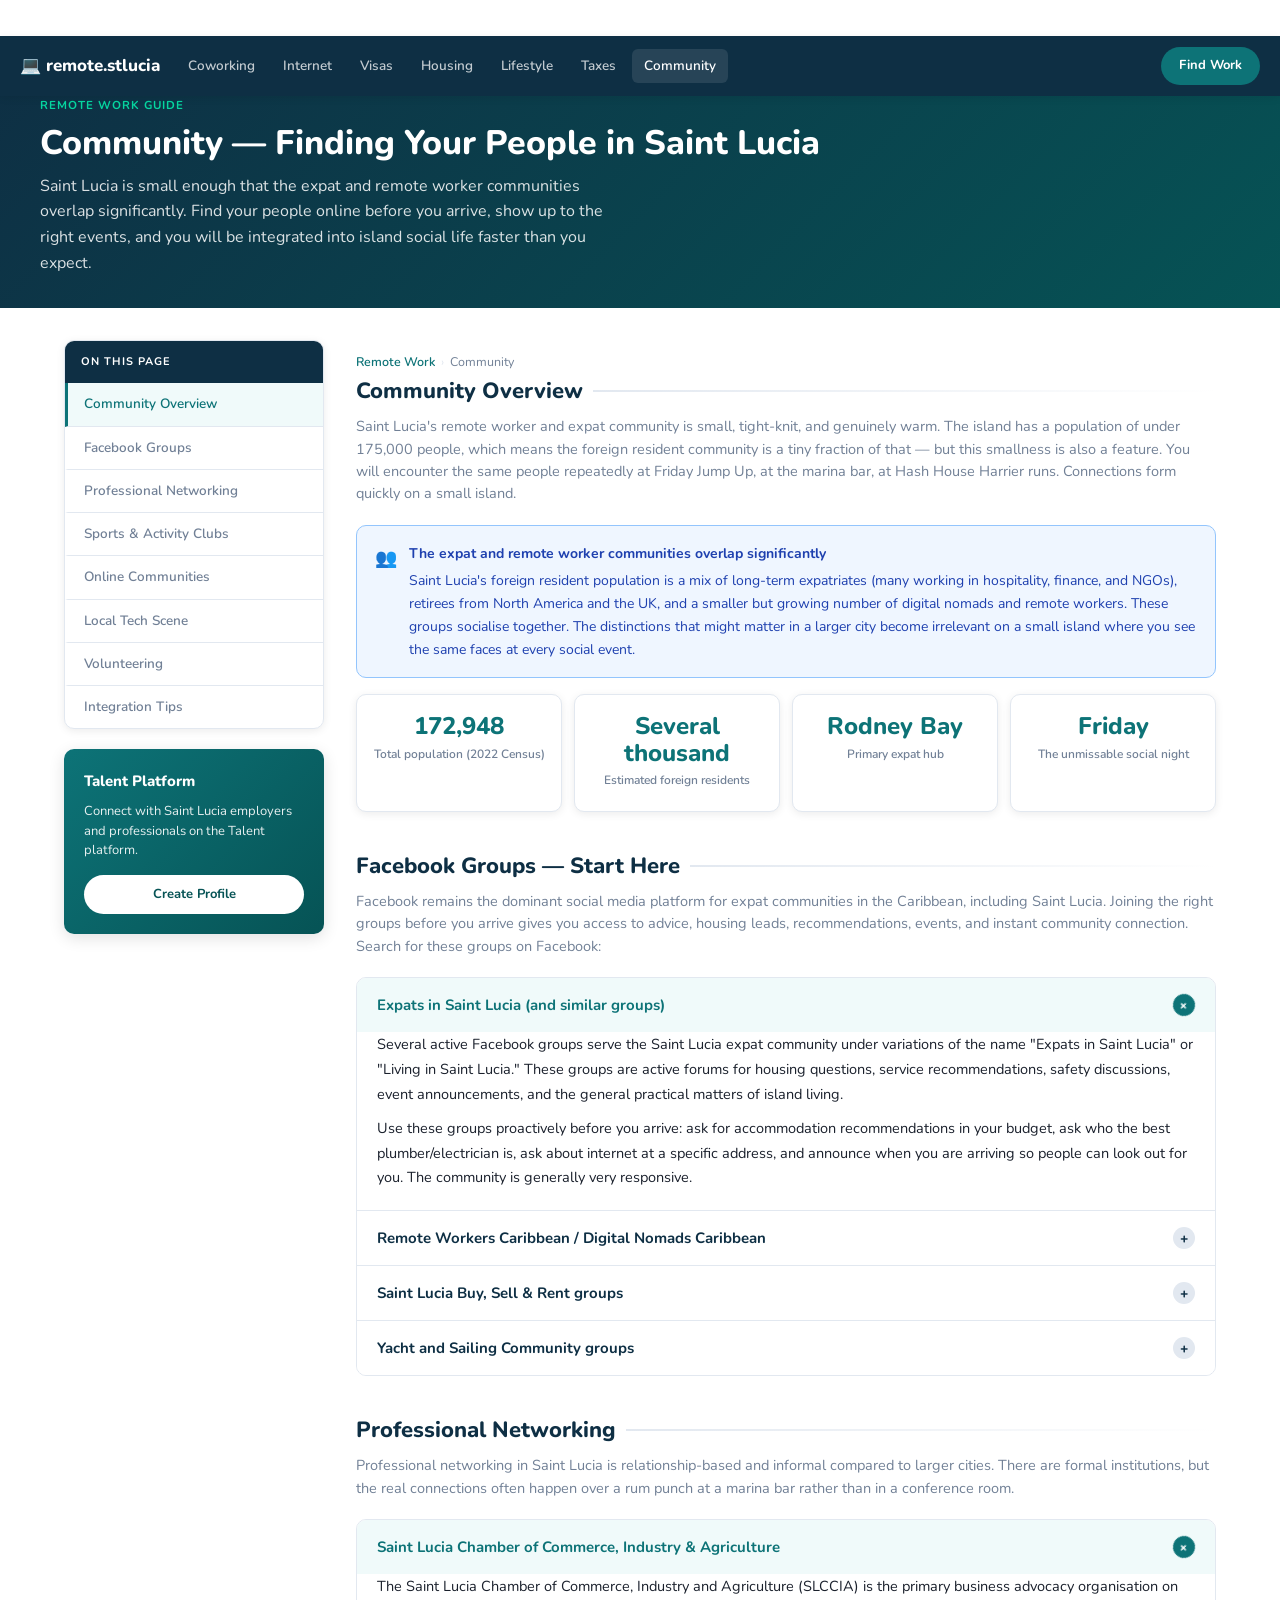
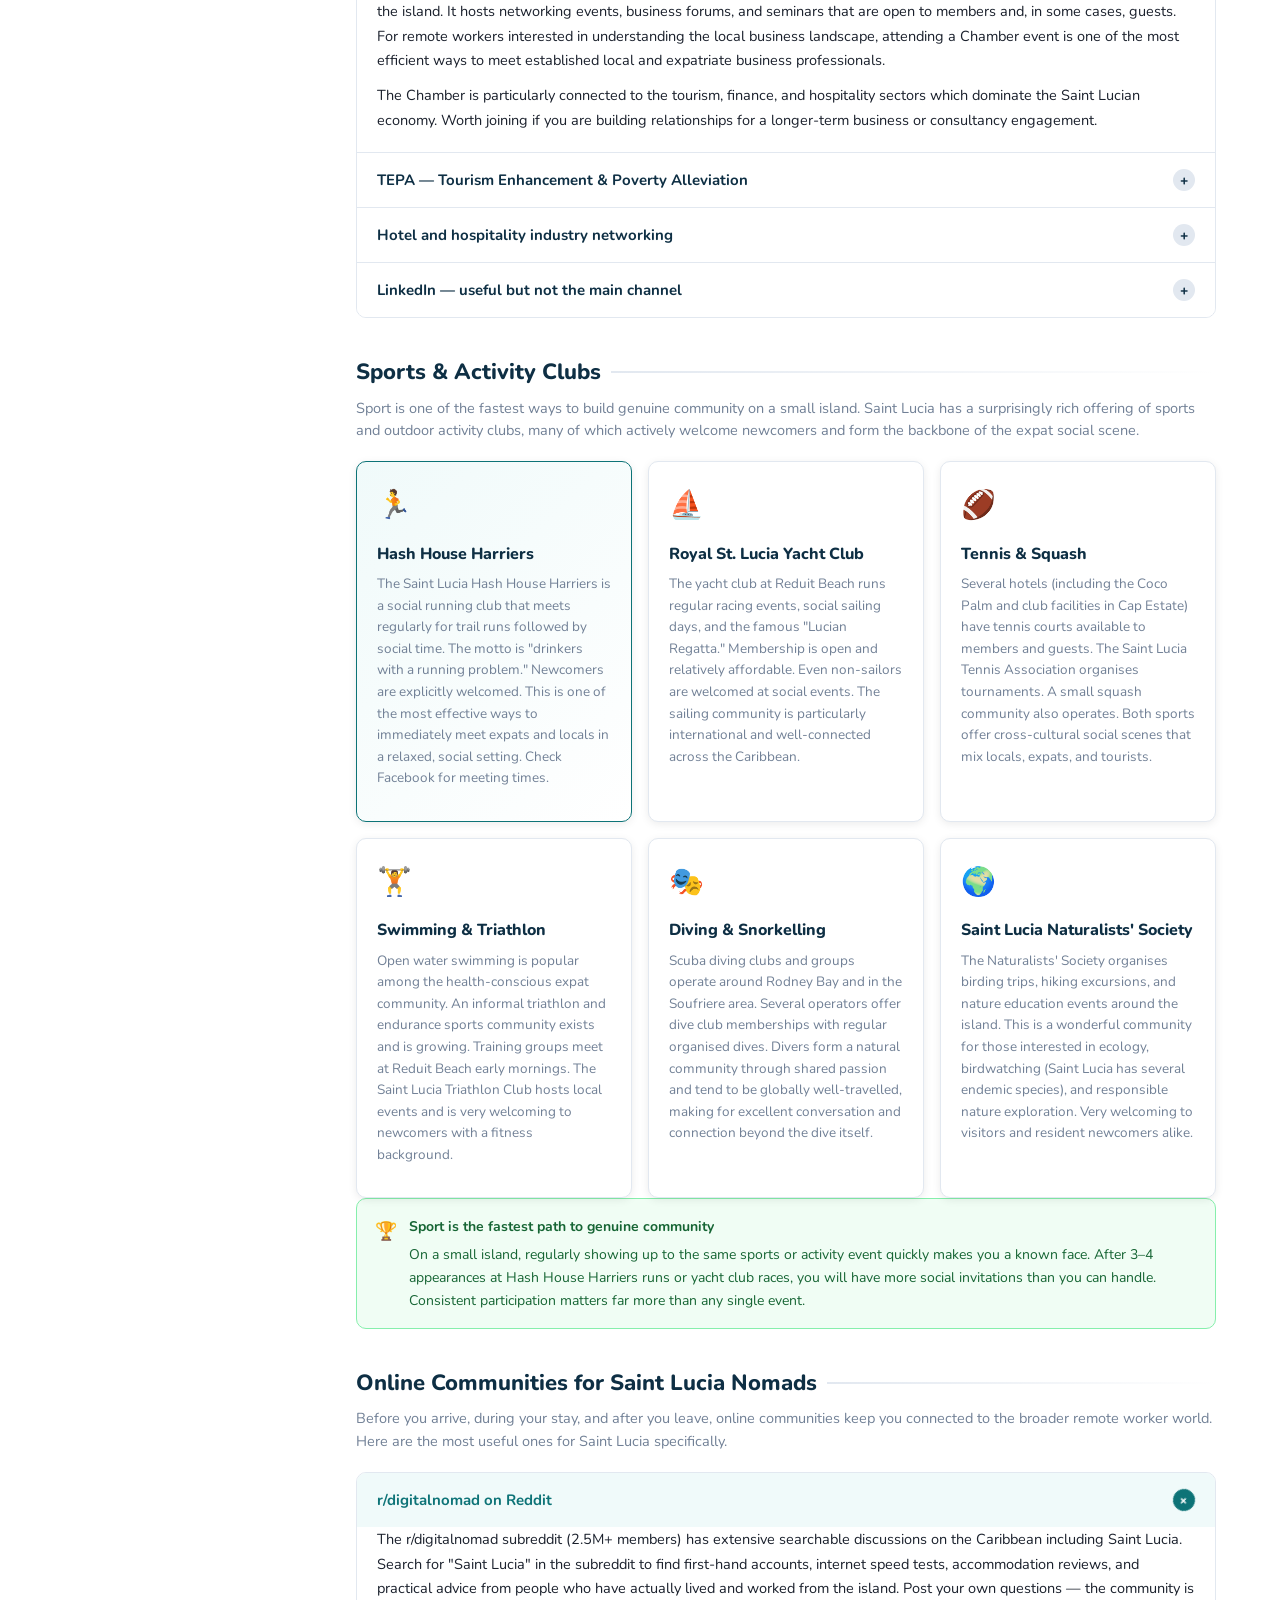
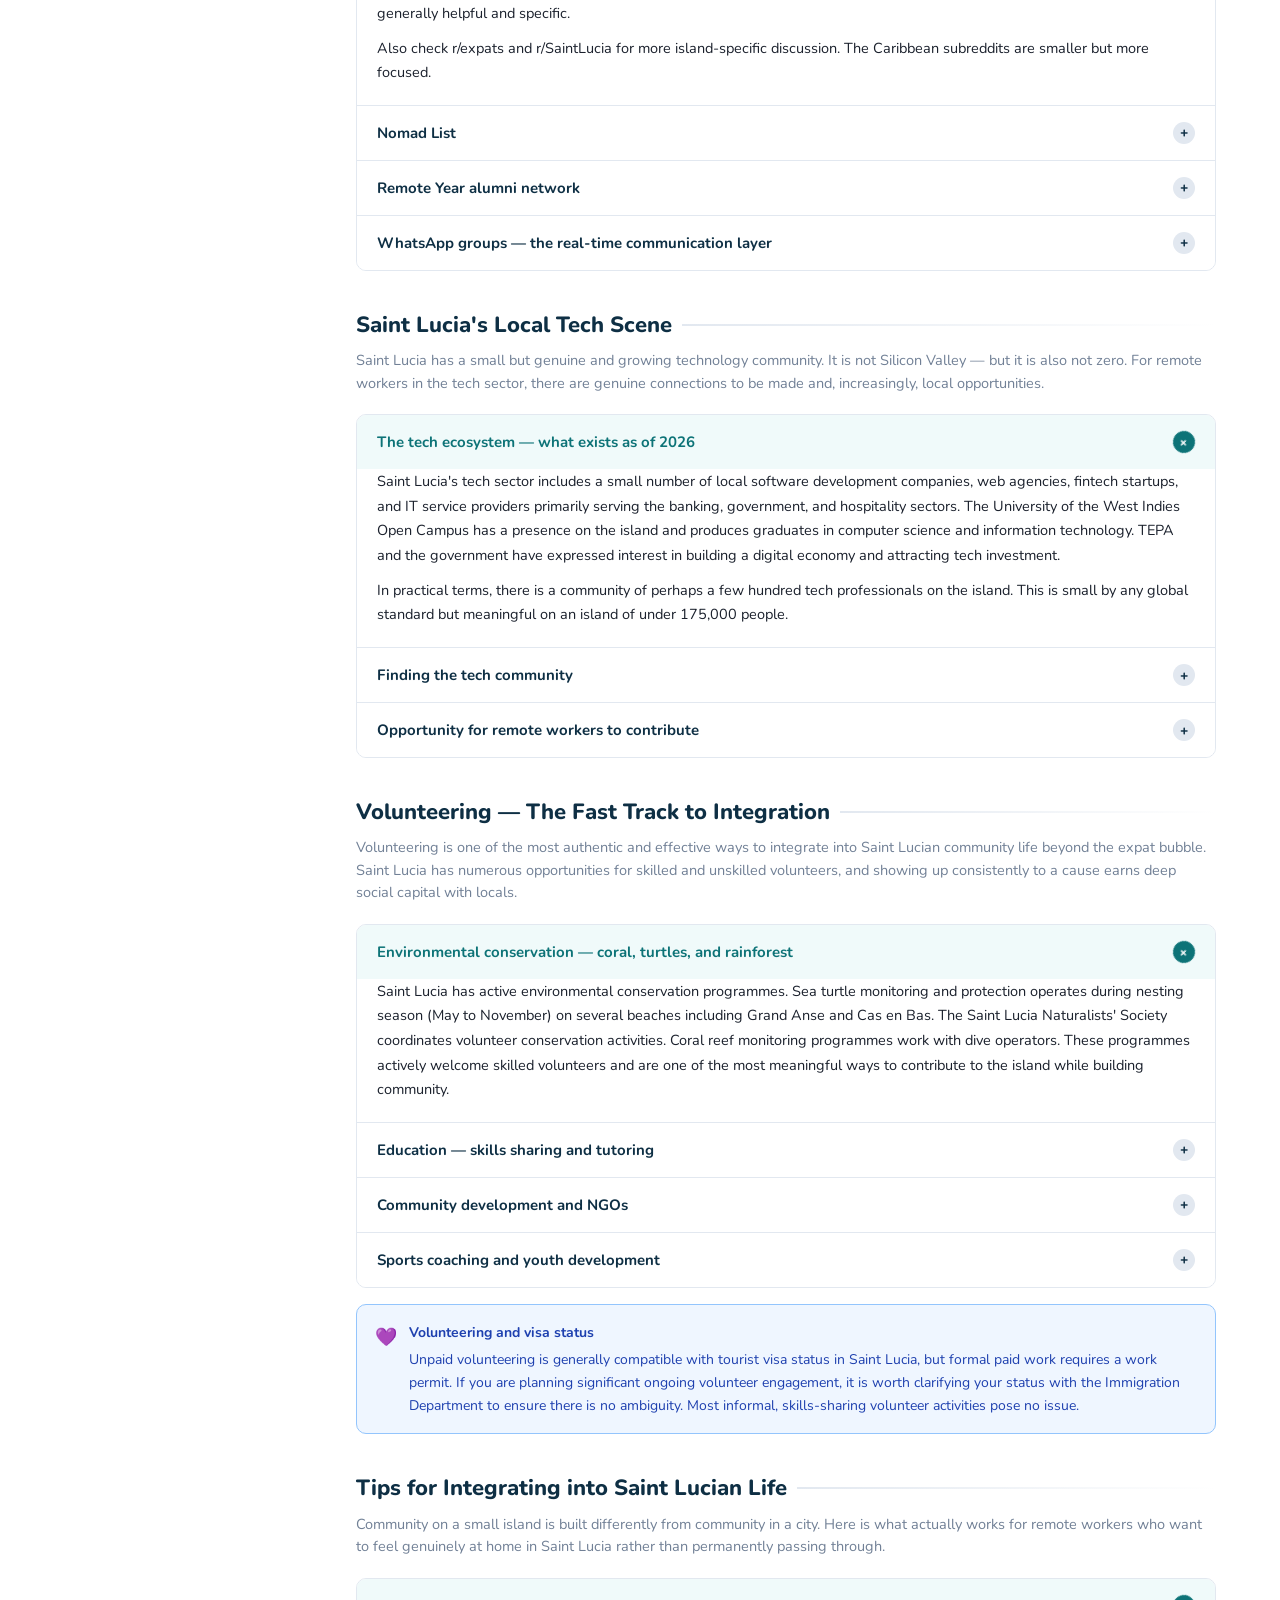
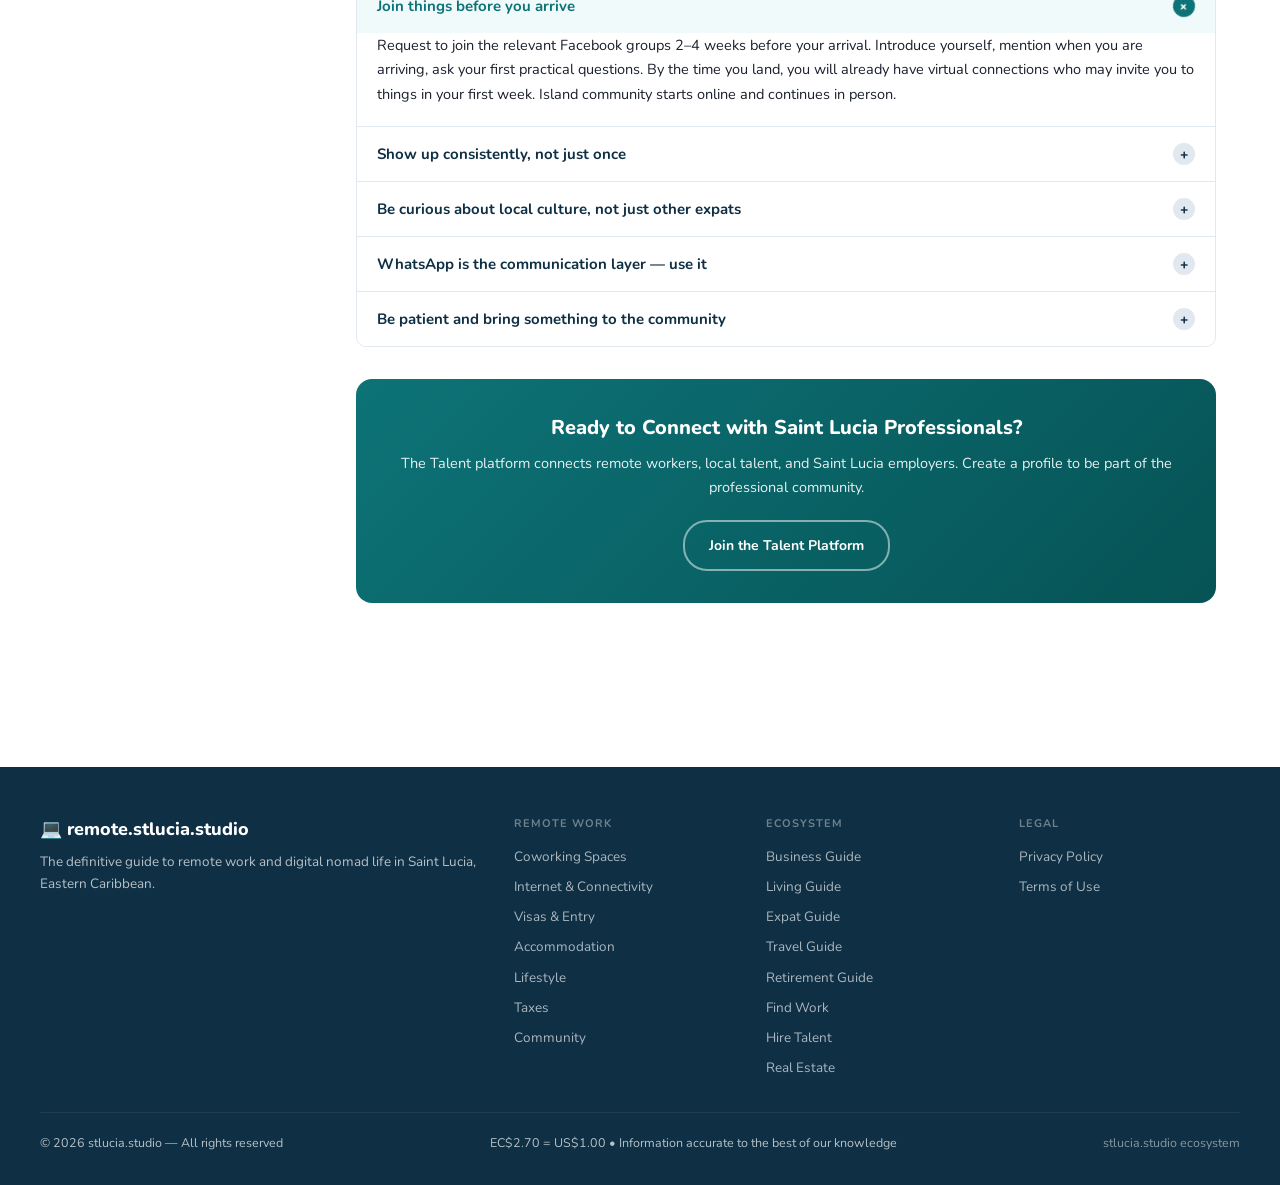
<file: communities.html>
<!DOCTYPE html>
<html lang="en">
<head>
  <meta charset="UTF-8">
  <meta name="viewport" content="width=device-width, initial-scale=1.0">
  <title>Remote Worker Community in Saint Lucia &mdash; Expat Groups, Networking &amp; Social Clubs 2026</title>
  <meta name="description" content="Find your community as a remote worker or digital nomad in Saint Lucia. Facebook expat groups, networking events, sports clubs, volunteering, and how to plug into island social life fast.">
  <meta name="keywords" content="expat community Saint Lucia, remote worker groups Caribbean, digital nomad community Saint Lucia, networking Saint Lucia, expat social clubs Saint Lucia 2026">
  <link rel="canonical" href="https://remote.stlucia.studio/communities.html">
  <meta property="og:type" content="article">
  <meta property="og:title" content="Remote Worker Community in Saint Lucia &mdash; Groups, Networking &amp; Social Clubs 2026">
  <meta property="og:description" content="Find your people in Saint Lucia. Facebook expat groups, networking events, sports clubs, volunteering, and how to plug into island social life as a remote worker.">
  <meta property="og:url" content="https://remote.stlucia.studio/communities.html">
  <meta property="og:site_name" content="remote.stlucia.studio">
  <meta name="twitter:card" content="summary_large_image">
  <link rel="manifest" href="manifest.json">
  <meta name="theme-color" content="#0D7377">
  <link rel="stylesheet" href="assets/css/style.css">

  <!-- Analytics: Plausible -->
  <script defer src="https://plausible.io/js/pa-XflNWC4idQfaqsnb-QjuO.js"></script>
  <script>window.plausible=window.plausible||function(){(plausible.q=plausible.q||[]).push(arguments)}</script>

  <!-- GA4 + FB Pixel (consent-gated via guide-analytics.js) -->
  <script defer src="/assets/js/guide-analytics.js"></script>
</head>
<body>

<a href="#main" class="skip-link">Skip to main content</a>

<!-- Super Nav -->

<!-- Main Nav -->
<header class="main-nav" role="banner">
  <a href="index.html" class="nav-logo">&#x1F4BB; remote.stlucia</a>
  <nav class="nav-links" aria-label="Main navigation">
    <a href="coworking.html">Coworking</a>
    <a href="internet.html">Internet</a>
    <a href="nomad-visa.html">Visas</a>
    <a href="accommodation.html">Housing</a>
    <a href="lifestyle.html">Lifestyle</a>
    <a href="taxes.html">Taxes</a>
    <a href="communities.html" class="active">Community</a>
  </nav>
  <div class="nav-cta">
    <a href="https://talent.stlucia.studio" class="btn-nav">Find Work</a>
  </div>
  <button id="hamburger" class="hamburger" aria-label="Toggle menu" aria-expanded="false">
    <span></span><span></span><span></span>
  </button>
</header>

<!-- Mobile Menu -->
<nav id="mobileMenu" class="mobile-menu" aria-label="Mobile navigation">
  <a href="index.html">Overview</a>
  <a href="coworking.html">Coworking Spaces</a>
  <a href="internet.html">Internet &amp; Connectivity</a>
  <a href="nomad-visa.html">Visas &amp; Entry</a>
  <a href="accommodation.html">Accommodation</a>
  <a href="lifestyle.html">Lifestyle</a>
  <a href="taxes.html">Taxes</a>
  <a href="communities.html" class="active">Community</a>
  <a href="https://talent.stlucia.studio" class="mobile-cta">Find Work in Saint Lucia</a>
</nav>

<!-- Page Hero -->
<section class="page-hero">
  <div class="page-hero__inner">
    <div class="page-hero__label">Remote Work Guide</div>
    <h1>Community &mdash; Finding Your People in Saint Lucia</h1>
    <p class="page-hero__desc">Saint Lucia is small enough that the expat and remote worker communities overlap significantly. Find your people online before you arrive, show up to the right events, and you will be integrated into island social life faster than you expect.</p>
  </div>
</section>

<main id="main">
<div class="page-wrapper">
<div class="layout">

  <!-- Sidebar -->
  <aside class="sidebar" aria-label="Page navigation">
    <div class="sidebar-sticky">
      <nav class="sidebar-nav">
        <div class="sidebar-nav__title">On This Page</div>
        <a href="#overview">Community Overview</a>
        <a href="#facebook-groups">Facebook Groups</a>
        <a href="#networking">Professional Networking</a>
        <a href="#sports-clubs">Sports &amp; Activity Clubs</a>
        <a href="#online-communities">Online Communities</a>
        <a href="#tech-community">Local Tech Scene</a>
        <a href="#volunteering">Volunteering</a>
        <a href="#tips">Integration Tips</a>
      </nav>
      <div class="sidebar-card">
        <h4>Talent Platform</h4>
        <p>Connect with Saint Lucia employers and professionals on the Talent platform.</p>
        <a href="https://talent.stlucia.studio">Create Profile</a>
      </div>
    </div>
  </aside>

  <div class="main-content">

    <nav class="breadcrumb" aria-label="Breadcrumb">
      <a href="index.html">Remote Work</a>
      <span class="breadcrumb__sep">&rsaquo;</span>
      <span>Community</span>
    </nav>

    <!-- Overview -->
    <section class="section" id="overview">
      <h2 class="section-title">Community Overview</h2>
      <p class="section-sub">Saint Lucia's remote worker and expat community is small, tight-knit, and genuinely warm. The island has a population of under 175,000 people, which means the foreign resident community is a tiny fraction of that &mdash; but this smallness is also a feature. You will encounter the same people repeatedly at Friday Jump Up, at the marina bar, at Hash House Harrier runs. Connections form quickly on a small island.</p>

      <div class="info-box">
        <span class="box-icon">&#128101;</span>
        <div class="box-content">
          <strong>The expat and remote worker communities overlap significantly</strong>
          Saint Lucia's foreign resident population is a mix of long-term expatriates (many working in hospitality, finance, and NGOs), retirees from North America and the UK, and a smaller but growing number of digital nomads and remote workers. These groups socialise together. The distinctions that might matter in a larger city become irrelevant on a small island where you see the same faces at every social event.
        </div>
      </div>

      <div class="stats-row">
        <div class="stat-box">
          <span class="stat-box__value">172,948</span>
          <span class="stat-box__label">Total population (2022 Census)</span>
        </div>
        <div class="stat-box">
          <span class="stat-box__value">Several thousand</span>
          <span class="stat-box__label">Estimated foreign residents</span>
        </div>
        <div class="stat-box">
          <span class="stat-box__value">Rodney Bay</span>
          <span class="stat-box__label">Primary expat hub</span>
        </div>
        <div class="stat-box">
          <span class="stat-box__value">Friday</span>
          <span class="stat-box__label">The unmissable social night</span>
        </div>
      </div>
    </section>

    <!-- Facebook Groups -->
    <section class="section" id="facebook-groups">
      <h2 class="section-title">Facebook Groups &mdash; Start Here</h2>
      <p class="section-sub">Facebook remains the dominant social media platform for expat communities in the Caribbean, including Saint Lucia. Joining the right groups before you arrive gives you access to advice, housing leads, recommendations, events, and instant community connection. Search for these groups on Facebook:</p>

      <div class="accordion">
        <div class="accordion-item">
          <button class="accordion-trigger">Expats in Saint Lucia (and similar groups)<span class="accordion-icon">+</span></button>
          <div class="accordion-body">
            <p>Several active Facebook groups serve the Saint Lucia expat community under variations of the name "Expats in Saint Lucia" or "Living in Saint Lucia." These groups are active forums for housing questions, service recommendations, safety discussions, event announcements, and the general practical matters of island living.</p>
            <p>Use these groups proactively before you arrive: ask for accommodation recommendations in your budget, ask who the best plumber/electrician is, ask about internet at a specific address, and announce when you are arriving so people can look out for you. The community is generally very responsive.</p>
          </div>
        </div>
        <div class="accordion-item">
          <button class="accordion-trigger">Remote Workers Caribbean / Digital Nomads Caribbean<span class="accordion-icon">+</span></button>
          <div class="accordion-body">
            <p>Regional Facebook groups for remote workers and digital nomads in the Caribbean connect people across multiple islands. These are useful for finding others who are making similar decisions across Barbados, Saint Lucia, Antigua, and other islands. Members share practical advice about internet quality, visa situations, accommodation finds, and the realities of Caribbean remote work life.</p>
            <p>Saint Lucia-specific remote worker groups are still emerging as of 2026. The broader Caribbean nomad groups often have active Saint Lucia threads.</p>
          </div>
        </div>
        <div class="accordion-item">
          <button class="accordion-trigger">Saint Lucia Buy, Sell &amp; Rent groups<span class="accordion-icon">+</span></button>
          <div class="accordion-body">
            <p>Local Facebook marketplace and rental groups are invaluable for finding accommodation directly from landlords (bypassing agent fees), buying second-hand furniture and appliances, and sourcing locally-available goods. These groups give you a pulse on the local market and connect you directly with Saint Lucians &mdash; which is often a more authentic entry point into island life than the expat bubble.</p>
          </div>
        </div>
        <div class="accordion-item">
          <button class="accordion-trigger">Yacht and Sailing Community groups<span class="accordion-icon">+</span></button>
          <div class="accordion-body">
            <p>Rodney Bay Marina is one of the Eastern Caribbean's busiest sailing hubs, attracting liveaboard sailors from around the world. The sailing community has its own active Facebook presence and is a distinct but overlapping social group with the broader expat community. Sailing group members are often well-travelled, resourceful, and particularly welcoming to newcomers arriving on a small island. Jump Up is their Friday night too.</p>
          </div>
        </div>
      </div>
    </section>

    <!-- Professional Networking -->
    <section class="section" id="networking">
      <h2 class="section-title">Professional Networking</h2>
      <p class="section-sub">Professional networking in Saint Lucia is relationship-based and informal compared to larger cities. There are formal institutions, but the real connections often happen over a rum punch at a marina bar rather than in a conference room.</p>

      <div class="accordion">
        <div class="accordion-item">
          <button class="accordion-trigger">Saint Lucia Chamber of Commerce, Industry &amp; Agriculture<span class="accordion-icon">+</span></button>
          <div class="accordion-body">
            <p>The Saint Lucia Chamber of Commerce, Industry and Agriculture (SLCCIA) is the primary business advocacy organisation on the island. It hosts networking events, business forums, and seminars that are open to members and, in some cases, guests. For remote workers interested in understanding the local business landscape, attending a Chamber event is one of the most efficient ways to meet established local and expatriate business professionals.</p>
            <p>The Chamber is particularly connected to the tourism, finance, and hospitality sectors which dominate the Saint Lucian economy. Worth joining if you are building relationships for a longer-term business or consultancy engagement.</p>
          </div>
        </div>
        <div class="accordion-item">
          <button class="accordion-trigger">TEPA &mdash; Tourism Enhancement &amp; Poverty Alleviation<span class="accordion-icon">+</span></button>
          <div class="accordion-body">
            <p>TEPA and associated business development organisations host events focused on entrepreneurship, small business development, and the creative economy. These events bring together local entrepreneurs, NGO workers, and government officials. For remote workers interested in the local entrepreneurial scene or who may be building a local business alongside their remote work, TEPA events are worth attending.</p>
          </div>
        </div>
        <div class="accordion-item">
          <button class="accordion-trigger">Hotel and hospitality industry networking<span class="accordion-icon">+</span></button>
          <div class="accordion-body">
            <p>The hospitality sector is the backbone of the Saint Lucian economy, and many senior managers at the island's hotels are expats or returning nationals with international experience. Hotel GM dinners, industry association events, and resort-hosted functions are common networking venues. If your work is in hospitality, tourism technology, F&amp;B, or any adjacent field, these connections are valuable.</p>
            <p>Several larger resorts host regular functions (wine tastings, sunset cocktail evenings, charity events) that are open to paying guests or ticket purchasers &mdash; a legitimate way to enter these networks as a newcomer.</p>
          </div>
        </div>
        <div class="accordion-item">
          <button class="accordion-trigger">LinkedIn &mdash; useful but not the main channel<span class="accordion-icon">+</span></button>
          <div class="accordion-body">
            <p>LinkedIn has a Saint Lucian presence but it is not the primary professional networking channel on the island. Many Saint Lucian professionals have profiles but are more active on WhatsApp and Facebook for professional communications. That said, LinkedIn is useful for research &mdash; identifying professionals in specific sectors, finding shared connections before meetings, and announcing your presence on the island to your professional network. Use it for preparation; use in-person events for real connections.</p>
          </div>
        </div>
      </div>
    </section>

    <!-- Sports Clubs -->
    <section class="section" id="sports-clubs">
      <h2 class="section-title">Sports &amp; Activity Clubs</h2>
      <p class="section-sub">Sport is one of the fastest ways to build genuine community on a small island. Saint Lucia has a surprisingly rich offering of sports and outdoor activity clubs, many of which actively welcome newcomers and form the backbone of the expat social scene.</p>

      <div class="cards-grid">
        <div class="card card--highlight">
          <div class="card__icon">&#127939;</div>
          <div class="card__title">Hash House Harriers</div>
          <div class="card__desc">The Saint Lucia Hash House Harriers is a social running club that meets regularly for trail runs followed by social time. The motto is "drinkers with a running problem." Newcomers are explicitly welcomed. This is one of the most effective ways to immediately meet expats and locals in a relaxed, social setting. Check Facebook for meeting times.</div>
        </div>
        <div class="card">
          <div class="card__icon">&#9973;</div>
          <div class="card__title">Royal St. Lucia Yacht Club</div>
          <div class="card__desc">The yacht club at Reduit Beach runs regular racing events, social sailing days, and the famous "Lucian Regatta." Membership is open and relatively affordable. Even non-sailors are welcomed at social events. The sailing community is particularly international and well-connected across the Caribbean.</div>
        </div>
        <div class="card">
          <div class="card__icon">&#127944;</div>
          <div class="card__title">Tennis &amp; Squash</div>
          <div class="card__desc">Several hotels (including the Coco Palm and club facilities in Cap Estate) have tennis courts available to members and guests. The Saint Lucia Tennis Association organises tournaments. A small squash community also operates. Both sports offer cross-cultural social scenes that mix locals, expats, and tourists.</div>
        </div>
        <div class="card">
          <div class="card__icon">&#127947;</div>
          <div class="card__title">Swimming &amp; Triathlon</div>
          <div class="card__desc">Open water swimming is popular among the health-conscious expat community. An informal triathlon and endurance sports community exists and is growing. Training groups meet at Reduit Beach early mornings. The Saint Lucia Triathlon Club hosts local events and is very welcoming to newcomers with a fitness background.</div>
        </div>
        <div class="card">
          <div class="card__icon">&#127917;</div>
          <div class="card__title">Diving &amp; Snorkelling</div>
          <div class="card__desc">Scuba diving clubs and groups operate around Rodney Bay and in the Soufriere area. Several operators offer dive club memberships with regular organised dives. Divers form a natural community through shared passion and tend to be globally well-travelled, making for excellent conversation and connection beyond the dive itself.</div>
        </div>
        <div class="card">
          <div class="card__icon">&#127757;</div>
          <div class="card__title">Saint Lucia Naturalists' Society</div>
          <div class="card__desc">The Naturalists' Society organises birding trips, hiking excursions, and nature education events around the island. This is a wonderful community for those interested in ecology, birdwatching (Saint Lucia has several endemic species), and responsible nature exploration. Very welcoming to visitors and resident newcomers alike.</div>
        </div>
      </div>

      <div class="tip-box">
        <span class="box-icon">&#127942;</span>
        <div class="box-content">
          <strong>Sport is the fastest path to genuine community</strong>
          On a small island, regularly showing up to the same sports or activity event quickly makes you a known face. After 3&ndash;4 appearances at Hash House Harriers runs or yacht club races, you will have more social invitations than you can handle. Consistent participation matters far more than any single event.
        </div>
      </div>
    </section>

    <!-- Online Communities -->
    <section class="section" id="online-communities">
      <h2 class="section-title">Online Communities for Saint Lucia Nomads</h2>
      <p class="section-sub">Before you arrive, during your stay, and after you leave, online communities keep you connected to the broader remote worker world. Here are the most useful ones for Saint Lucia specifically.</p>

      <div class="accordion">
        <div class="accordion-item">
          <button class="accordion-trigger">r/digitalnomad on Reddit<span class="accordion-icon">+</span></button>
          <div class="accordion-body">
            <p>The r/digitalnomad subreddit (2.5M+ members) has extensive searchable discussions on the Caribbean including Saint Lucia. Search for "Saint Lucia" in the subreddit to find first-hand accounts, internet speed tests, accommodation reviews, and practical advice from people who have actually lived and worked from the island. Post your own questions &mdash; the community is generally helpful and specific.</p>
            <p>Also check r/expats and r/SaintLucia for more island-specific discussion. The Caribbean subreddits are smaller but more focused.</p>
          </div>
        </div>
        <div class="accordion-item">
          <button class="accordion-trigger">Nomad List<span class="accordion-icon">+</span></button>
          <div class="accordion-body">
            <p>Nomad List (nomadlist.com) aggregates crowd-sourced data on remote work destinations including internet speed, cost of living, safety, weather, and quality of life scores. Saint Lucia has a profile on the platform with user-submitted reviews from remote workers who have stayed there. The "people" feature lets you see who has listed Saint Lucia as their current or past location and sometimes connect with them for specific advice.</p>
          </div>
        </div>
        <div class="accordion-item">
          <button class="accordion-trigger">Remote Year alumni network<span class="accordion-icon">+</span></button>
          <div class="accordion-body">
            <p>Remote Year and similar remote work travel programmes (WiFi Tribe, Hacker Paradise) have sent cohorts through the Caribbean. Alumni of these programmes form active online communities and often have members who have been to or based in Saint Lucia. If you are connected to any of these networks, tap into them for Saint Lucia-specific advice &mdash; you are likely to find someone with direct experience.</p>
          </div>
        </div>
        <div class="accordion-item">
          <button class="accordion-trigger">WhatsApp groups &mdash; the real-time communication layer<span class="accordion-icon">+</span></button>
          <div class="accordion-body">
            <p>WhatsApp is the primary real-time communication tool across Saint Lucia &mdash; for locals, expats, and businesses alike. Once you are in the community, you will be added to WhatsApp groups for your neighbourhood, sports club, expat social circle, and professional contacts. This is where last-minute event announcements, neighbourhood safety alerts, recommendations, and social coordination actually happen. Getting into the right WhatsApp groups accelerates community integration significantly.</p>
          </div>
        </div>
      </div>
    </section>

    <!-- Tech Community -->
    <section class="section" id="tech-community">
      <h2 class="section-title">Saint Lucia's Local Tech Scene</h2>
      <p class="section-sub">Saint Lucia has a small but genuine and growing technology community. It is not Silicon Valley &mdash; but it is also not zero. For remote workers in the tech sector, there are genuine connections to be made and, increasingly, local opportunities.</p>

      <div class="accordion">
        <div class="accordion-item">
          <button class="accordion-trigger">The tech ecosystem &mdash; what exists as of 2026<span class="accordion-icon">+</span></button>
          <div class="accordion-body">
            <p>Saint Lucia's tech sector includes a small number of local software development companies, web agencies, fintech startups, and IT service providers primarily serving the banking, government, and hospitality sectors. The University of the West Indies Open Campus has a presence on the island and produces graduates in computer science and information technology. TEPA and the government have expressed interest in building a digital economy and attracting tech investment.</p>
            <p>In practical terms, there is a community of perhaps a few hundred tech professionals on the island. This is small by any global standard but meaningful on an island of under 175,000 people.</p>
          </div>
        </div>
        <div class="accordion-item">
          <button class="accordion-trigger">Finding the tech community<span class="accordion-icon">+</span></button>
          <div class="accordion-body">
            <p>The Saint Lucia tech community does not yet have a formal hub or regular meetup schedule as of 2026. The most effective way to connect is through LinkedIn (search for Saint Lucia IT professionals), through university contacts at UWI Open Campus, through the Chamber of Commerce ICT committee, and through word-of-mouth once you are embedded in the expat community.</p>
            <p>If you are a senior tech professional interested in contributing to local capacity, reaching out to the Saint Lucia government's ICT office or TEPA's entrepreneurship programme is worth doing. There is genuine appetite for knowledge-sharing and skills transfer from internationally-experienced tech workers.</p>
          </div>
        </div>
        <div class="accordion-item">
          <button class="accordion-trigger">Opportunity for remote workers to contribute<span class="accordion-icon">+</span></button>
          <div class="accordion-body">
            <p>Several remote workers with deep tech, marketing, or business expertise have found meaningful engagement by offering workshops, mentoring, or consulting to local entrepreneurs and small businesses on a paid or volunteer basis. This serves dual purposes: it creates genuine community connection beyond the expat bubble, and it provides intellectual stimulation and a sense of purpose that pure remote work isolation sometimes lacks.</p>
            <p>If you are interested in this kind of engagement, the Talent platform is a good starting point for connecting with local professionals and businesses. <a href="https://talent.stlucia.studio" class="inline-link">Visit the Talent platform.</a></p>
          </div>
        </div>
      </div>
    </section>

    <!-- Volunteering -->
    <section class="section" id="volunteering">
      <h2 class="section-title">Volunteering &mdash; The Fast Track to Integration</h2>
      <p class="section-sub">Volunteering is one of the most authentic and effective ways to integrate into Saint Lucian community life beyond the expat bubble. Saint Lucia has numerous opportunities for skilled and unskilled volunteers, and showing up consistently to a cause earns deep social capital with locals.</p>

      <div class="accordion">
        <div class="accordion-item">
          <button class="accordion-trigger">Environmental conservation &mdash; coral, turtles, and rainforest<span class="accordion-icon">+</span></button>
          <div class="accordion-body">
            <p>Saint Lucia has active environmental conservation programmes. Sea turtle monitoring and protection operates during nesting season (May to November) on several beaches including Grand Anse and Cas en Bas. The Saint Lucia Naturalists' Society coordinates volunteer conservation activities. Coral reef monitoring programmes work with dive operators. These programmes actively welcome skilled volunteers and are one of the most meaningful ways to contribute to the island while building community.</p>
          </div>
        </div>
        <div class="accordion-item">
          <button class="accordion-trigger">Education &mdash; skills sharing and tutoring<span class="accordion-icon">+</span></button>
          <div class="accordion-body">
            <p>Saint Lucia's education system benefits from skilled volunteers in technology, mathematics, English writing, and professional skills. Several organisations facilitate connections between skilled volunteers and schools or community centres. The Sir Arthur Lewis Community College (SALCC) in Castries occasionally hosts guest lectures and workshops from visiting professionals. Offering a workshop in your area of expertise to local students or entrepreneurs is well-received and builds relationships faster than almost any other community activity.</p>
          </div>
        </div>
        <div class="accordion-item">
          <button class="accordion-trigger">Community development and NGOs<span class="accordion-icon">+</span></button>
          <div class="accordion-body">
            <p>Several NGOs and community development organisations operate in Saint Lucia addressing food security, women's empowerment, youth development, and disability services. International organisations including the Peace Corps and various faith-based volunteer programmes also have a presence. Skills-based volunteering (marketing, technology, finance, project management) is in particularly high demand and is more impactful than general physical labour for most professional remote workers.</p>
          </div>
        </div>
        <div class="accordion-item">
          <button class="accordion-trigger">Sports coaching and youth development<span class="accordion-icon">+</span></button>
          <div class="accordion-body">
            <p>Volunteering as a sports coach, referee, or programme coordinator for youth sports clubs is warmly welcomed. Football, cricket, athletics, and swimming all have youth development programmes that benefit from additional skilled adult support. This kind of regular, structured commitment creates lasting relationships with Saint Lucian families and communities in a way that occasional socialising in expat circles simply cannot replicate.</p>
          </div>
        </div>
      </div>

      <div class="info-box">
        <span class="box-icon">&#128156;</span>
        <div class="box-content">
          <strong>Volunteering and visa status</strong>
          Unpaid volunteering is generally compatible with tourist visa status in Saint Lucia, but formal paid work requires a work permit. If you are planning significant ongoing volunteer engagement, it is worth clarifying your status with the Immigration Department to ensure there is no ambiguity. Most informal, skills-sharing volunteer activities pose no issue.
        </div>
      </div>
    </section>

    <!-- Integration Tips -->
    <section class="section" id="tips">
      <h2 class="section-title">Tips for Integrating into Saint Lucian Life</h2>
      <p class="section-sub">Community on a small island is built differently from community in a city. Here is what actually works for remote workers who want to feel genuinely at home in Saint Lucia rather than permanently passing through.</p>

      <div class="accordion">
        <div class="accordion-item">
          <button class="accordion-trigger">Join things before you arrive<span class="accordion-icon">+</span></button>
          <div class="accordion-body">
            <p>Request to join the relevant Facebook groups 2&ndash;4 weeks before your arrival. Introduce yourself, mention when you are arriving, ask your first practical questions. By the time you land, you will already have virtual connections who may invite you to things in your first week. Island community starts online and continues in person.</p>
          </div>
        </div>
        <div class="accordion-item">
          <button class="accordion-trigger">Show up consistently, not just once<span class="accordion-icon">+</span></button>
          <div class="accordion-body">
            <p>The single biggest mistake newcomers make is attending something once and wondering why they did not make lasting connections. On a small island, you need to show up to the same event 3&ndash;5 times before people begin treating you as part of the community rather than a visitor. Commit to a regular Friday Jump Up visit, a weekly Hash run, a regular yoga class, or a monthly Chamber event. Consistency is everything.</p>
          </div>
        </div>
        <div class="accordion-item">
          <button class="accordion-trigger">Be curious about local culture, not just other expats<span class="accordion-icon">+</span></button>
          <div class="accordion-body">
            <p>The most satisfying remote work experiences in Saint Lucia come from people who made genuine Saint Lucian friends, not just expat circle connections. Go to the cook shop where locals eat, not the tourist restaurant. Watch cricket with locals at the bar, not just at the hotel pool bar. Ask your landlord or neighbour about local events. Learn a few words of Kweyol. These efforts are noticed and reciprocated warmly in a culture that values genuine interest and respect.</p>
          </div>
        </div>
        <div class="accordion-item">
          <button class="accordion-trigger">WhatsApp is the communication layer &mdash; use it<span class="accordion-icon">+</span></button>
          <div class="accordion-body">
            <p>Get a local SIM immediately upon arrival (Flow or Digicel). WhatsApp on a local number makes you reachable and connectable in the way that locals and expats alike communicate. Share your number freely at social events. Being on WhatsApp with a local number signals that you are here seriously, not just passing through. Within weeks you will be in more group chats than you can count, which is exactly the point.</p>
          </div>
        </div>
        <div class="accordion-item">
          <button class="accordion-trigger">Be patient and bring something to the community<span class="accordion-icon">+</span></button>
          <div class="accordion-body">
            <p>Saint Lucians are warm but they have seen many foreigners arrive, take, and leave without contributing. Remote workers who bring genuine skills, interest, and effort to the community earn a different level of welcome. Offer to share your expertise, help with a local event, coach a kid in something you know, or support a local cause. This is not about obligation &mdash; it is about the authentic give-and-take that turns a temporary stay into a genuinely meaningful time in your life.</p>
          </div>
        </div>
      </div>

      <div class="cta-banner">
        <h3>Ready to Connect with Saint Lucia Professionals?</h3>
        <p>The Talent platform connects remote workers, local talent, and Saint Lucia employers. Create a profile to be part of the professional community.</p>
        <a href="https://talent.stlucia.studio" class="btn btn-outline">Join the Talent Platform</a>
      </div>
    </section>

  </div><!-- /.main-content -->
</div><!-- /.layout -->
</div><!-- /.page-wrapper -->
</main>

<!-- Footer -->
<footer class="footer" role="contentinfo">
  <div class="footer__inner">
    <div>
      <div class="footer__brand">
        <div class="footer__brand-name">&#x1F4BB; remote.stlucia.studio</div>
        <p class="footer__brand-desc">The definitive guide to remote work and digital nomad life in Saint Lucia, Eastern Caribbean.</p>
      </div>
    </div>
    <div>
      <div class="footer__section-title">Remote Work</div>
      <div class="footer__links">
        <a href="coworking.html">Coworking Spaces</a>
        <a href="internet.html">Internet &amp; Connectivity</a>
        <a href="nomad-visa.html">Visas &amp; Entry</a>
        <a href="accommodation.html">Accommodation</a>
        <a href="lifestyle.html">Lifestyle</a>
        <a href="taxes.html">Taxes</a>
        <a href="communities.html">Community</a>
      </div>
    </div>
    <div>
      <div class="footer__section-title">Ecosystem</div>
      <div class="footer__links">
        <a href="https://stlucia.studio">Business Guide</a>
        <a href="https://living.stlucia.studio">Living Guide</a>
        <a href="https://expat.stlucia.studio">Expat Guide</a>
        <a href="https://visit.stlucia.studio">Travel Guide</a>
        <a href="https://retire.stlucia.studio">Retirement Guide</a>
        <a href="https://talent.stlucia.studio">Find Work</a>
        <a href="https://hire.stlucia.studio">Hire Talent</a>
        <a href="https://homes.stlucia.studio">Real Estate</a>
      </div>
    </div>
    <div>
      <div class="footer__section-title">Legal</div>
      <div class="footer__links">
        <a href="privacy.html">Privacy Policy</a>
        <a href="terms.html">Terms of Use</a>
      </div>
    </div>
  </div>
  <div class="footer__bottom">
    <span>&copy; 2026 stlucia.studio &mdash; All rights reserved</span>
    <span>EC$2.70 = US$1.00 &bull; Information accurate to the best of our knowledge</span>
    <span><a href="https://stlucia.studio">stlucia.studio ecosystem</a></span>
  </div>
</footer>

<script src="assets/js/app.js"></script>
<script src="/assets/js/guide-analytics.js" defer></script>
</body>
</html>
</file>
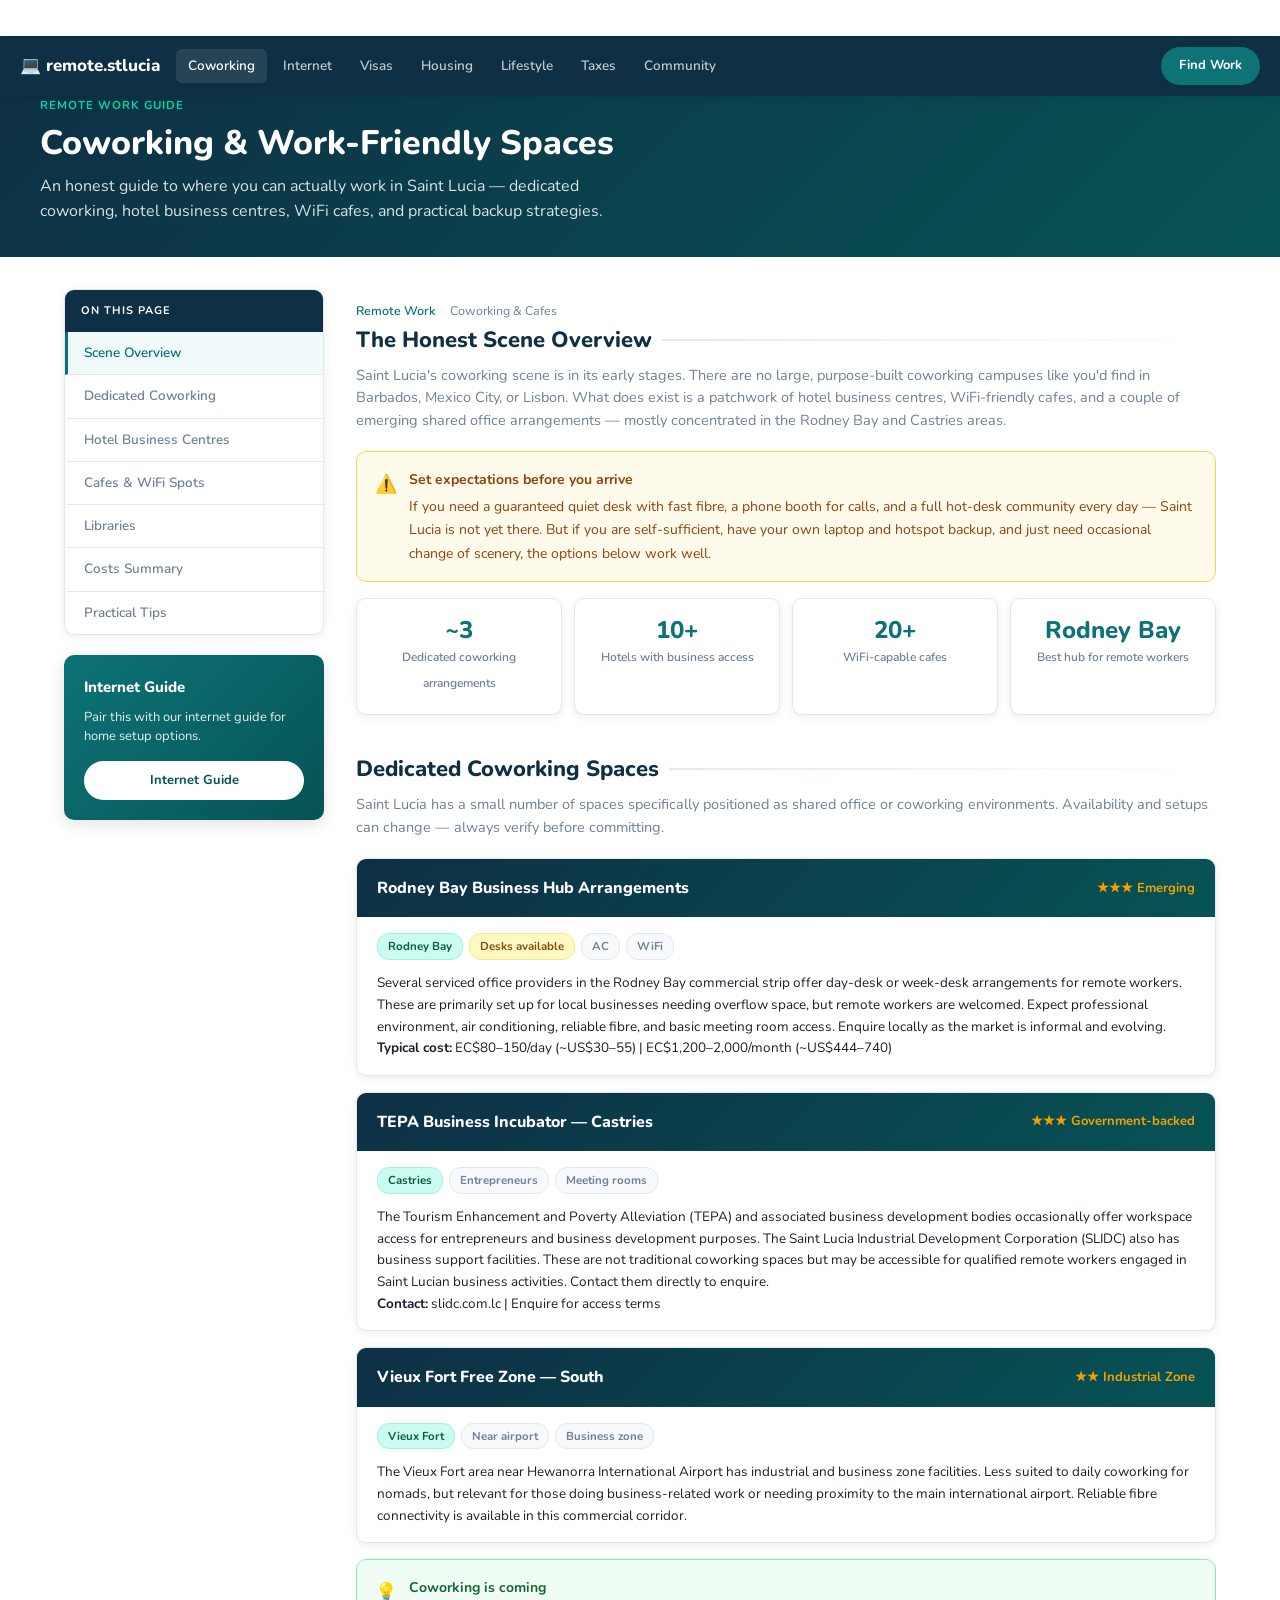
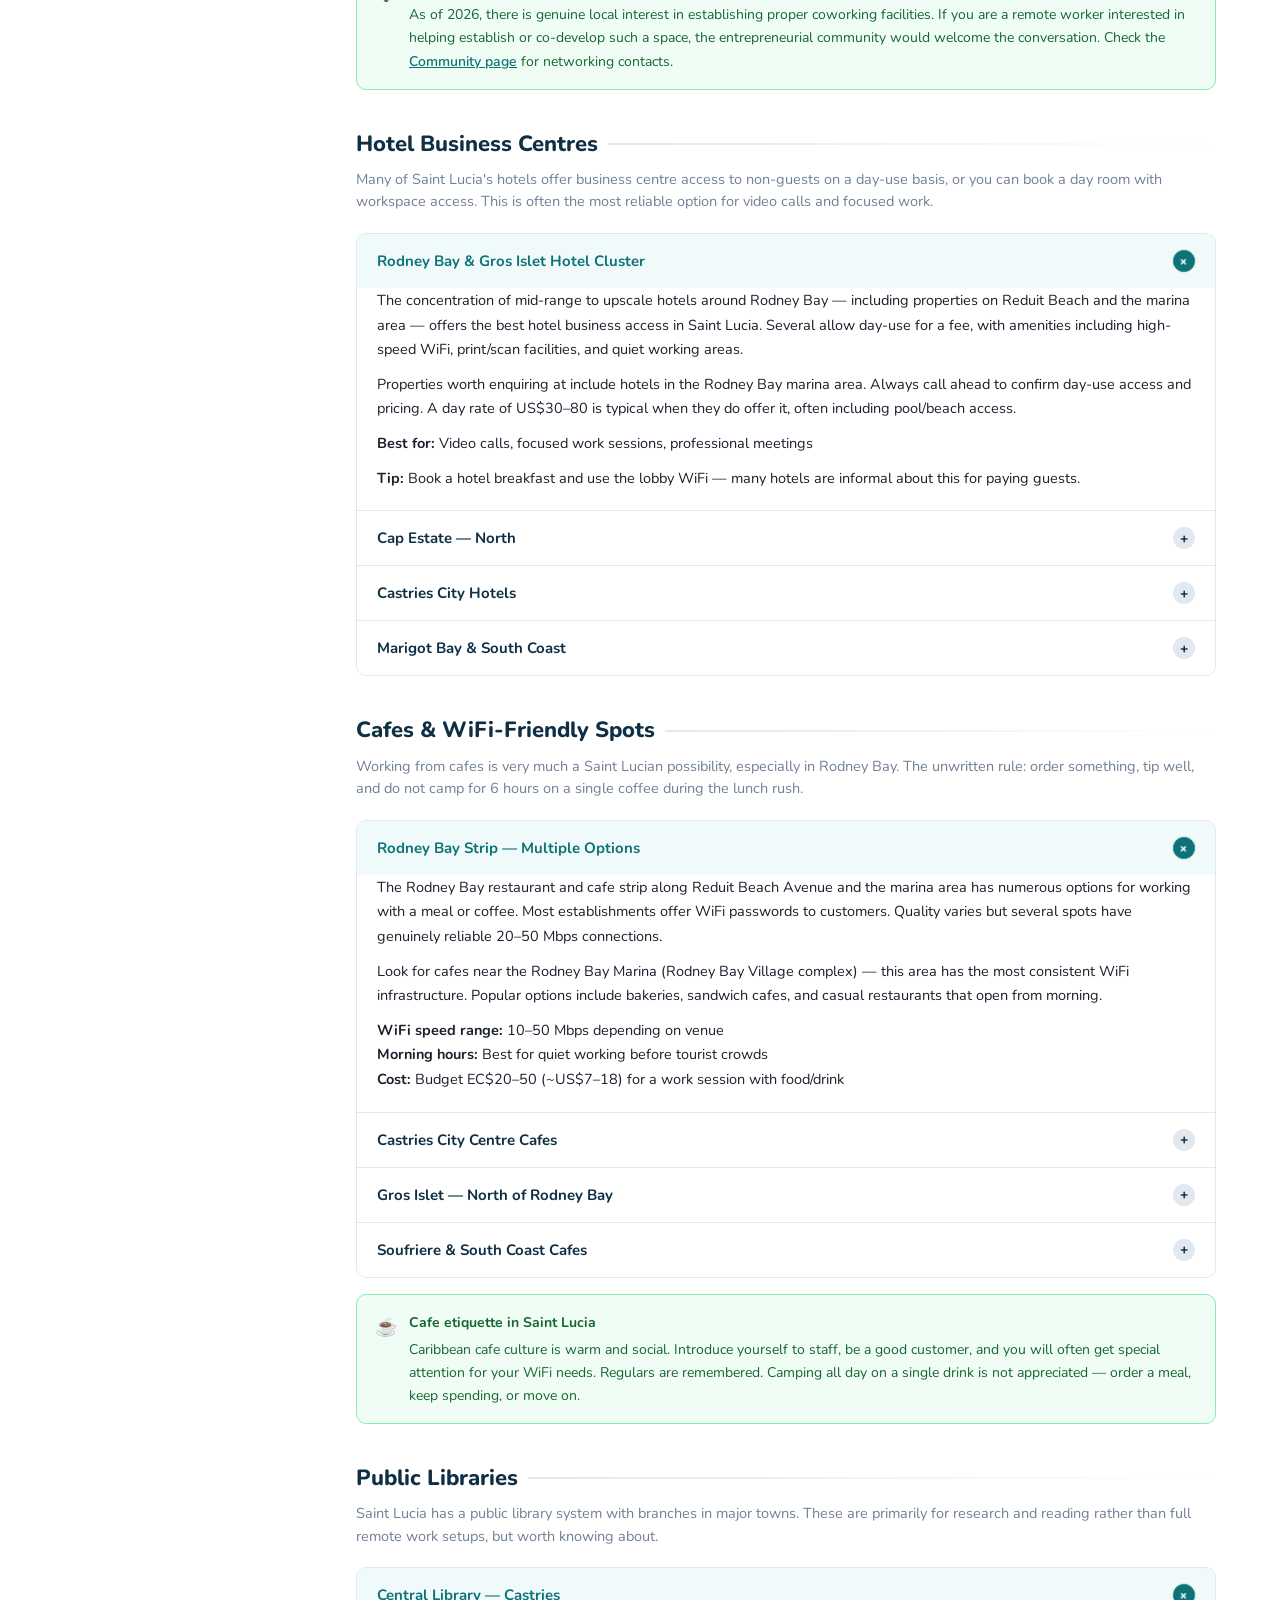
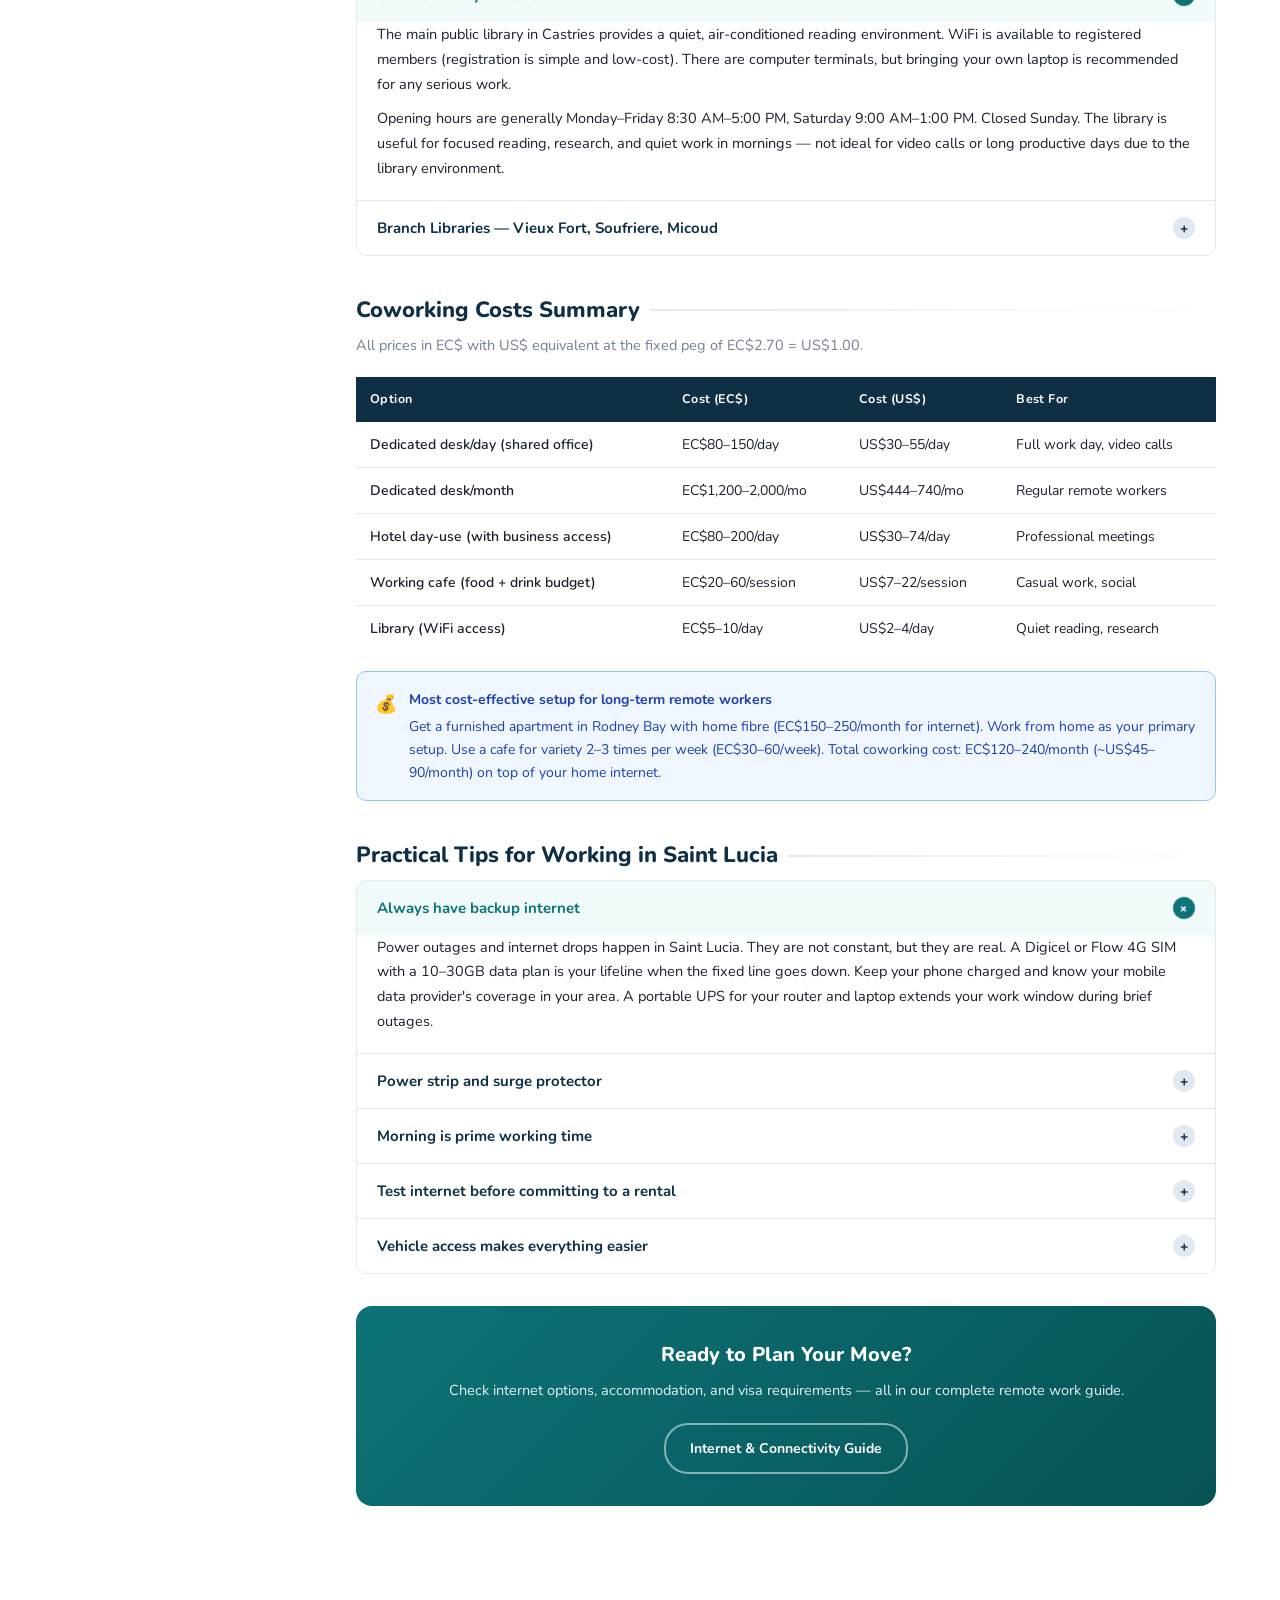
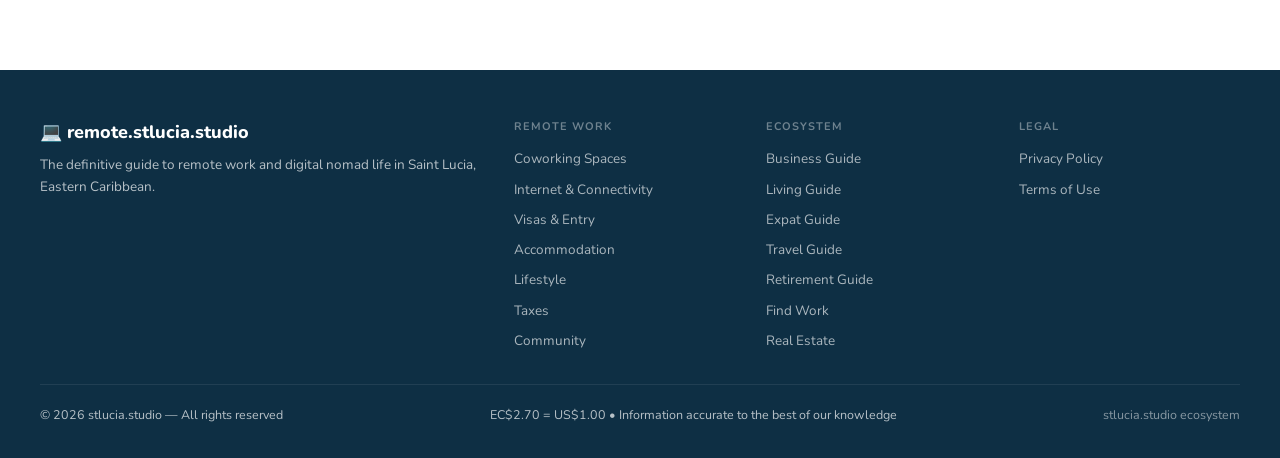
<file: coworking.html>
<!DOCTYPE html>
<html lang="en">
<head>
  <meta charset="UTF-8">
  <meta name="viewport" content="width=device-width, initial-scale=1.0">
  <title>Coworking Spaces &amp; Work-Friendly Cafes in Saint Lucia — Remote Work Guide 2026</title>
  <meta name="description" content="Find coworking spaces, hotel business centres, and WiFi cafes in Saint Lucia for remote workers. Honest ratings, costs in EC$ and US$, and practical tips.">
  <meta name="keywords" content="coworking Saint Lucia, work cafe Rodney Bay, digital nomad workspace Saint Lucia, business centre Saint Lucia">
  <link rel="canonical" href="https://remote.stlucia.studio/coworking.html">
  <meta property="og:type" content="article">
  <meta property="og:title" content="Coworking Spaces in Saint Lucia — Remote Worker Guide 2026">
  <meta property="og:description" content="Find coworking spaces, hotel business centres, and WiFi cafes in Saint Lucia. Costs, speeds, and honest ratings.">
  <meta property="og:url" content="https://remote.stlucia.studio/coworking.html">
  <meta property="og:site_name" content="remote.stlucia.studio">
  <meta name="twitter:card" content="summary_large_image">
  <link rel="manifest" href="manifest.json">
  <meta name="theme-color" content="#0D7377">
  <link rel="stylesheet" href="assets/css/style.css">

  <!-- Analytics: Plausible -->
  <script defer src="https://plausible.io/js/pa-XflNWC4idQfaqsnb-QjuO.js"></script>
  <script>window.plausible=window.plausible||function(){(plausible.q=plausible.q||[]).push(arguments)}</script>

  <!-- GA4 + FB Pixel (consent-gated via guide-analytics.js) -->
  <script defer src="/assets/js/guide-analytics.js"></script>
</head>
<body>

<a href="#main" class="skip-link">Skip to main content</a>

<!-- Super Nav -->

<!-- Main Nav -->
<header class="main-nav" role="banner">
  <a href="index.html" class="nav-logo">&#x1F4BB; remote.stlucia</a>
  <nav class="nav-links" aria-label="Main navigation">
    <a href="coworking.html" class="active">Coworking</a>
    <a href="internet.html">Internet</a>
    <a href="nomad-visa.html">Visas</a>
    <a href="accommodation.html">Housing</a>
    <a href="lifestyle.html">Lifestyle</a>
    <a href="taxes.html">Taxes</a>
    <a href="communities.html">Community</a>
  </nav>
  <div class="nav-cta">
    <a href="https://talent.stlucia.studio" class="btn-nav">Find Work</a>
  </div>
  <button id="hamburger" class="hamburger" aria-label="Toggle menu" aria-expanded="false">
    <span></span><span></span><span></span>
  </button>
</header>

<nav id="mobileMenu" class="mobile-menu" aria-label="Mobile navigation">
  <a href="index.html">Overview</a>
  <a href="coworking.html" class="active">Coworking Spaces</a>
  <a href="internet.html">Internet &amp; Connectivity</a>
  <a href="nomad-visa.html">Visas &amp; Entry</a>
  <a href="accommodation.html">Accommodation</a>
  <a href="lifestyle.html">Lifestyle</a>
  <a href="taxes.html">Taxes</a>
  <a href="communities.html">Community</a>
  <a href="https://talent.stlucia.studio" class="mobile-cta">Find Work in Saint Lucia</a>
</nav>

<!-- Page Hero -->
<section class="page-hero">
  <div class="page-hero__inner">
    <div class="page-hero__label">Remote Work Guide</div>
    <h1>Coworking &amp; Work-Friendly Spaces</h1>
    <p class="page-hero__desc">An honest guide to where you can actually work in Saint Lucia — dedicated coworking, hotel business centres, WiFi cafes, and practical backup strategies.</p>
  </div>
</section>

<main id="main">
<div class="page-wrapper">
<div class="layout">

  <!-- Sidebar -->
  <aside class="sidebar" aria-label="Page navigation">
    <div class="sidebar-sticky">
      <nav class="sidebar-nav">
        <div class="sidebar-nav__title">On This Page</div>
        <a href="#overview">Scene Overview</a>
        <a href="#dedicated-spaces">Dedicated Coworking</a>
        <a href="#hotel-business">Hotel Business Centres</a>
        <a href="#cafes">Cafes &amp; WiFi Spots</a>
        <a href="#libraries">Libraries</a>
        <a href="#costs">Costs Summary</a>
        <a href="#tips">Practical Tips</a>
      </nav>
      <div class="sidebar-card">
        <h4>Internet Guide</h4>
        <p>Pair this with our internet guide for home setup options.</p>
        <a href="internet.html">Internet Guide</a>
      </div>
    </div>
  </aside>

  <div class="main-content">

    <nav class="breadcrumb" aria-label="Breadcrumb">
      <a href="index.html">Remote Work</a>
      <span class="breadcrumb__sep">›</span>
      <span>Coworking &amp; Cafes</span>
    </nav>

    <!-- Overview -->
    <section class="section" id="overview">
      <h2 class="section-title">The Honest Scene Overview</h2>
      <p class="section-sub">Saint Lucia's coworking scene is in its early stages. There are no large, purpose-built coworking campuses like you'd find in Barbados, Mexico City, or Lisbon. What does exist is a patchwork of hotel business centres, WiFi-friendly cafes, and a couple of emerging shared office arrangements — mostly concentrated in the Rodney Bay and Castries areas.</p>

      <div class="warn-box">
        <span class="box-icon">&#9888;&#65039;</span>
        <div class="box-content">
          <strong>Set expectations before you arrive</strong>
          If you need a guaranteed quiet desk with fast fibre, a phone booth for calls, and a full hot-desk community every day — Saint Lucia is not yet there. But if you are self-sufficient, have your own laptop and hotspot backup, and just need occasional change of scenery, the options below work well.
        </div>
      </div>

      <div class="stats-row">
        <div class="stat-box">
          <span class="stat-box__value">~3</span>
          <span class="stat-box__label">Dedicated coworking arrangements</span>
        </div>
        <div class="stat-box">
          <span class="stat-box__value">10+</span>
          <span class="stat-box__label">Hotels with business access</span>
        </div>
        <div class="stat-box">
          <span class="stat-box__value">20+</span>
          <span class="stat-box__label">WiFi-capable cafes</span>
        </div>
        <div class="stat-box">
          <span class="stat-box__value">Rodney Bay</span>
          <span class="stat-box__label">Best hub for remote workers</span>
        </div>
      </div>
    </section>

    <!-- Dedicated Spaces -->
    <section class="section" id="dedicated-spaces">
      <h2 class="section-title">Dedicated Coworking Spaces</h2>
      <p class="section-sub">Saint Lucia has a small number of spaces specifically positioned as shared office or coworking environments. Availability and setups can change — always verify before committing.</p>

      <div class="location-card">
        <div class="location-card__header">
          <div class="location-card__name">Rodney Bay Business Hub Arrangements</div>
          <div class="location-card__rating">&#9733;&#9733;&#9733; Emerging</div>
        </div>
        <div class="location-card__body">
          <div class="location-card__tags">
            <span class="tag tag--teal">Rodney Bay</span>
            <span class="tag tag--gold">Desks available</span>
            <span class="tag">AC</span>
            <span class="tag">WiFi</span>
          </div>
          <p class="location-card__desc">Several serviced office providers in the Rodney Bay commercial strip offer day-desk or week-desk arrangements for remote workers. These are primarily set up for local businesses needing overflow space, but remote workers are welcomed. Expect professional environment, air conditioning, reliable fibre, and basic meeting room access. Enquire locally as the market is informal and evolving.</p>
          <p class="location-card__desc"><strong>Typical cost:</strong> EC$80–150/day (~US$30–55) | EC$1,200–2,000/month (~US$444–740)</p>
        </div>
      </div>

      <div class="location-card">
        <div class="location-card__header">
          <div class="location-card__name">TEPA Business Incubator &mdash; Castries</div>
          <div class="location-card__rating">&#9733;&#9733;&#9733; Government-backed</div>
        </div>
        <div class="location-card__body">
          <div class="location-card__tags">
            <span class="tag tag--teal">Castries</span>
            <span class="tag">Entrepreneurs</span>
            <span class="tag">Meeting rooms</span>
          </div>
          <p class="location-card__desc">The Tourism Enhancement and Poverty Alleviation (TEPA) and associated business development bodies occasionally offer workspace access for entrepreneurs and business development purposes. The Saint Lucia Industrial Development Corporation (SLIDC) also has business support facilities. These are not traditional coworking spaces but may be accessible for qualified remote workers engaged in Saint Lucian business activities. Contact them directly to enquire.</p>
          <p class="location-card__desc"><strong>Contact:</strong> slidc.com.lc | Enquire for access terms</p>
        </div>
      </div>

      <div class="location-card">
        <div class="location-card__header">
          <div class="location-card__name">Vieux Fort Free Zone &mdash; South</div>
          <div class="location-card__rating">&#9733;&#9733; Industrial Zone</div>
        </div>
        <div class="location-card__body">
          <div class="location-card__tags">
            <span class="tag tag--teal">Vieux Fort</span>
            <span class="tag">Near airport</span>
            <span class="tag">Business zone</span>
          </div>
          <p class="location-card__desc">The Vieux Fort area near Hewanorra International Airport has industrial and business zone facilities. Less suited to daily coworking for nomads, but relevant for those doing business-related work or needing proximity to the main international airport. Reliable fibre connectivity is available in this commercial corridor.</p>
        </div>
      </div>

      <div class="tip-box">
        <span class="box-icon">&#128161;</span>
        <div class="box-content">
          <strong>Coworking is coming</strong>
          As of 2026, there is genuine local interest in establishing proper coworking facilities. If you are a remote worker interested in helping establish or co-develop such a space, the entrepreneurial community would welcome the conversation. Check the <a href="communities.html" class="inline-link">Community page</a> for networking contacts.
        </div>
      </div>
    </section>

    <!-- Hotel Business Centres -->
    <section class="section" id="hotel-business">
      <h2 class="section-title">Hotel Business Centres</h2>
      <p class="section-sub">Many of Saint Lucia's hotels offer business centre access to non-guests on a day-use basis, or you can book a day room with workspace access. This is often the most reliable option for video calls and focused work.</p>

      <div class="accordion">
        <div class="accordion-item">
          <button class="accordion-trigger">
            Rodney Bay &amp; Gros Islet Hotel Cluster
            <span class="accordion-icon">+</span>
          </button>
          <div class="accordion-body">
            <p>The concentration of mid-range to upscale hotels around Rodney Bay — including properties on Reduit Beach and the marina area — offers the best hotel business access in Saint Lucia. Several allow day-use for a fee, with amenities including high-speed WiFi, print/scan facilities, and quiet working areas.</p>
            <p>Properties worth enquiring at include hotels in the Rodney Bay marina area. Always call ahead to confirm day-use access and pricing. A day rate of US$30–80 is typical when they do offer it, often including pool/beach access.</p>
            <p><strong>Best for:</strong> Video calls, focused work sessions, professional meetings</p>
            <p><strong>Tip:</strong> Book a hotel breakfast and use the lobby WiFi — many hotels are informal about this for paying guests.</p>
          </div>
        </div>
        <div class="accordion-item">
          <button class="accordion-trigger">
            Cap Estate &mdash; North
            <span class="accordion-icon">+</span>
          </button>
          <div class="accordion-body">
            <p>The upscale villa and hotel properties in Cap Estate (northern tip of the island) cater to premium guests and often have excellent connectivity. Facilities are more private and villa-oriented rather than public business centres, but if you are staying in this area, most properties provide solid internet and quiet workspace.</p>
            <p>This area is popular with long-stay remote workers who prefer a quieter, more residential feel while still being 10 minutes from Rodney Bay amenities.</p>
          </div>
        </div>
        <div class="accordion-item">
          <button class="accordion-trigger">
            Castries City Hotels
            <span class="accordion-icon">+</span>
          </button>
          <div class="accordion-body">
            <p>Business-oriented hotels in the Castries capital area — including those near Derek Walcott Square and the commercial district — cater primarily to government officials and business travellers. These often have more practical business facilities than resort hotels. Access for day workers can be arranged, particularly at the larger establishments.</p>
            <p>The advantage of Castries is proximity to government offices, courts, and banks if you need in-person business done.</p>
          </div>
        </div>
        <div class="accordion-item">
          <button class="accordion-trigger">
            Marigot Bay &amp; South Coast
            <span class="accordion-icon">+</span>
          </button>
          <div class="accordion-body">
            <p>Marigot Bay's boutique resort area offers exceptional beauty but more limited coworking access. The connectivity here has improved significantly but remains less reliable than Rodney Bay. Best suited for remote workers who can afford occasional connectivity hiccups or who have their own Starlink/mobile data setup.</p>
            <p>Soufriere hotels near the Pitons are primarily leisure-focused. Connectivity and workspace are secondary considerations in this area.</p>
          </div>
        </div>
      </div>
    </section>

    <!-- Cafes -->
    <section class="section" id="cafes">
      <h2 class="section-title">Cafes &amp; WiFi-Friendly Spots</h2>
      <p class="section-sub">Working from cafes is very much a Saint Lucian possibility, especially in Rodney Bay. The unwritten rule: order something, tip well, and do not camp for 6 hours on a single coffee during the lunch rush.</p>

      <div class="accordion">
        <div class="accordion-item">
          <button class="accordion-trigger">
            Rodney Bay Strip &mdash; Multiple Options
            <span class="accordion-icon">+</span>
          </button>
          <div class="accordion-body">
            <p>The Rodney Bay restaurant and cafe strip along Reduit Beach Avenue and the marina area has numerous options for working with a meal or coffee. Most establishments offer WiFi passwords to customers. Quality varies but several spots have genuinely reliable 20–50 Mbps connections.</p>
            <p>Look for cafes near the Rodney Bay Marina (Rodney Bay Village complex) — this area has the most consistent WiFi infrastructure. Popular options include bakeries, sandwich cafes, and casual restaurants that open from morning.</p>
            <p><strong>WiFi speed range:</strong> 10–50 Mbps depending on venue<br>
            <strong>Morning hours:</strong> Best for quiet working before tourist crowds<br>
            <strong>Cost:</strong> Budget EC$20–50 (~US$7–18) for a work session with food/drink</p>
          </div>
        </div>
        <div class="accordion-item">
          <button class="accordion-trigger">
            Castries City Centre Cafes
            <span class="accordion-icon">+</span>
          </button>
          <div class="accordion-body">
            <p>The Castries city centre has several sandwich shops, bakeries, and small cafes near Derek Walcott Square and the commercial area on Brazil Street and Micoud Street. These cater primarily to local workers and government employees on lunch breaks — not traditional laptop culture spots — but many offer WiFi and AC.</p>
            <p>The advantage is proximity to banks (Bank of St. Lucia HQ, CIBC FCIB, RBC), the immigration department, and government offices. If you need to run errands between work sessions, Castries is efficient.</p>
          </div>
        </div>
        <div class="accordion-item">
          <button class="accordion-trigger">
            Gros Islet &mdash; North of Rodney Bay
            <span class="accordion-icon">+</span>
          </button>
          <div class="accordion-body">
            <p>The town of Gros Islet, just north of Rodney Bay, has a more local feel with smaller cafes and food spots. WiFi availability here is less consistent than Rodney Bay. The area is best known for its famous Friday Night Street Party — not so much for daytime work. That said, a few spots near the main road do offer decent connectivity.</p>
          </div>
        </div>
        <div class="accordion-item">
          <button class="accordion-trigger">
            Soufriere &amp; South Coast Cafes
            <span class="accordion-icon">+</span>
          </button>
          <div class="accordion-body">
            <p>Cafes and restaurants in the Soufriere area near the Pitons are primarily tourist-oriented. WiFi is available but typically weaker and less reliable. If you are staying in this area for the natural beauty, plan your critical work sessions for times when you have reliable home internet and use cafes for casual browsing rather than video calls.</p>
            <p>The Soufriere area is magical for work-life balance but requires the most internet planning. A strong mobile data plan is essential.</p>
          </div>
        </div>
      </div>

      <div class="tip-box">
        <span class="box-icon">&#9749;</span>
        <div class="box-content">
          <strong>Cafe etiquette in Saint Lucia</strong>
          Caribbean cafe culture is warm and social. Introduce yourself to staff, be a good customer, and you will often get special attention for your WiFi needs. Regulars are remembered. Camping all day on a single drink is not appreciated — order a meal, keep spending, or move on.
        </div>
      </div>
    </section>

    <!-- Libraries -->
    <section class="section" id="libraries">
      <h2 class="section-title">Public Libraries</h2>
      <p class="section-sub">Saint Lucia has a public library system with branches in major towns. These are primarily for research and reading rather than full remote work setups, but worth knowing about.</p>

      <div class="accordion">
        <div class="accordion-item">
          <button class="accordion-trigger">
            Central Library &mdash; Castries
            <span class="accordion-icon">+</span>
          </button>
          <div class="accordion-body">
            <p>The main public library in Castries provides a quiet, air-conditioned reading environment. WiFi is available to registered members (registration is simple and low-cost). There are computer terminals, but bringing your own laptop is recommended for any serious work.</p>
            <p>Opening hours are generally Monday–Friday 8:30 AM–5:00 PM, Saturday 9:00 AM–1:00 PM. Closed Sunday. The library is useful for focused reading, research, and quiet work in mornings — not ideal for video calls or long productive days due to the library environment.</p>
          </div>
        </div>
        <div class="accordion-item">
          <button class="accordion-trigger">
            Branch Libraries &mdash; Vieux Fort, Soufriere, Micoud
            <span class="accordion-icon">+</span>
          </button>
          <div class="accordion-body">
            <p>Branch libraries exist in Vieux Fort, Soufriere, and other major towns. These are smaller facilities primarily serving the local school-age population. WiFi quality and computer access varies. They can be useful for occasional use if you are based in these areas, but should not be relied upon as a primary work location.</p>
          </div>
        </div>
      </div>
    </section>

    <!-- Costs -->
    <section class="section" id="costs">
      <h2 class="section-title">Coworking Costs Summary</h2>
      <p class="section-sub">All prices in EC$ with US$ equivalent at the fixed peg of EC$2.70 = US$1.00.</p>

      <div class="table-wrap">
        <table>
          <thead>
            <tr>
              <th>Option</th>
              <th>Cost (EC$)</th>
              <th>Cost (US$)</th>
              <th>Best For</th>
            </tr>
          </thead>
          <tbody>
            <tr>
              <td>Dedicated desk/day (shared office)</td>
              <td>EC$80–150/day</td>
              <td>US$30–55/day</td>
              <td>Full work day, video calls</td>
            </tr>
            <tr>
              <td>Dedicated desk/month</td>
              <td>EC$1,200–2,000/mo</td>
              <td>US$444–740/mo</td>
              <td>Regular remote workers</td>
            </tr>
            <tr>
              <td>Hotel day-use (with business access)</td>
              <td>EC$80–200/day</td>
              <td>US$30–74/day</td>
              <td>Professional meetings</td>
            </tr>
            <tr>
              <td>Working cafe (food + drink budget)</td>
              <td>EC$20–60/session</td>
              <td>US$7–22/session</td>
              <td>Casual work, social</td>
            </tr>
            <tr>
              <td>Library (WiFi access)</td>
              <td>EC$5–10/day</td>
              <td>US$2–4/day</td>
              <td>Quiet reading, research</td>
            </tr>
          </tbody>
        </table>
      </div>

      <div class="info-box">
        <span class="box-icon">&#128176;</span>
        <div class="box-content">
          <strong>Most cost-effective setup for long-term remote workers</strong>
          Get a furnished apartment in Rodney Bay with home fibre (EC$150–250/month for internet). Work from home as your primary setup. Use a cafe for variety 2–3 times per week (EC$30–60/week). Total coworking cost: EC$120–240/month (~US$45–90/month) on top of your home internet.
        </div>
      </div>
    </section>

    <!-- Tips -->
    <section class="section" id="tips">
      <h2 class="section-title">Practical Tips for Working in Saint Lucia</h2>

      <div class="accordion">
        <div class="accordion-item">
          <button class="accordion-trigger">
            Always have backup internet
            <span class="accordion-icon">+</span>
          </button>
          <div class="accordion-body">
            <p>Power outages and internet drops happen in Saint Lucia. They are not constant, but they are real. A Digicel or Flow 4G SIM with a 10–30GB data plan is your lifeline when the fixed line goes down. Keep your phone charged and know your mobile data provider's coverage in your area. A portable UPS for your router and laptop extends your work window during brief outages.</p>
          </div>
        </div>
        <div class="accordion-item">
          <button class="accordion-trigger">
            Power strip and surge protector
            <span class="accordion-icon">+</span>
          </button>
          <div class="accordion-body">
            <p>Saint Lucia uses Type A/B outlets (same as USA/Canada, 110V). Bring your own surge-protected power strip. Power fluctuations can occur before and during outages, and cheap local power strips may not adequately protect your equipment. A quality surge protector is worth bringing from home or purchasing at a hardware store upon arrival.</p>
          </div>
        </div>
        <div class="accordion-item">
          <button class="accordion-trigger">
            Morning is prime working time
            <span class="accordion-icon">+</span>
          </button>
          <div class="accordion-body">
            <p>The best coworking and cafe hours are between 7 AM and 12 PM. Places are quieter, AC is most effective, WiFi is least congested, and the tropical heat has not yet peaked. If you align with US East Coast hours (which start 9 AM EST = 10 AM in Saint Lucia), this works beautifully. Reserve afternoons for errands, outdoor activities, and lighter work.</p>
          </div>
        </div>
        <div class="accordion-item">
          <button class="accordion-trigger">
            Test internet before committing to a rental
            <span class="accordion-icon">+</span>
          </button>
          <div class="accordion-body">
            <p>Not all Saint Lucian addresses are served equally by fibre. Before signing any lease, run a speed test at the property at different times of day (morning, midday, evening). Ask specifically whether the connection is fibre or DSL, and which ISP. Rodney Bay addresses are generally better served than rural properties. This is arguably the single most important check to do before committing to accommodation.</p>
          </div>
        </div>
        <div class="accordion-item">
          <button class="accordion-trigger">
            Vehicle access makes everything easier
            <span class="accordion-icon">+</span>
          </button>
          <div class="accordion-body">
            <p>Saint Lucia has limited public transport options and very few taxis serving rural routes at reasonable prices. If you want flexibility to reach different work spots across the island, renting or buying a vehicle (you can drive on a valid foreign licence for up to 3 months) dramatically improves your quality of life. Minibus routes connect major towns but run irregular schedules. Short-term car rentals start at EC$200/day (~US$74/day).</p>
          </div>
        </div>
      </div>

      <div class="cta-banner">
        <h3>Ready to Plan Your Move?</h3>
        <p>Check internet options, accommodation, and visa requirements — all in our complete remote work guide.</p>
        <a href="internet.html" class="btn btn-outline">Internet &amp; Connectivity Guide</a>
      </div>
    </section>

  </div>
</div>
</div>
</main>

<!-- Footer -->
<footer class="footer" role="contentinfo">
  <div class="footer__inner">
    <div>
      <div class="footer__brand">
        <div class="footer__brand-name">&#x1F4BB; remote.stlucia.studio</div>
        <p class="footer__brand-desc">The definitive guide to remote work and digital nomad life in Saint Lucia, Eastern Caribbean.</p>
      </div>
    </div>
    <div>
      <div class="footer__section-title">Remote Work</div>
      <div class="footer__links">
        <a href="coworking.html">Coworking Spaces</a>
        <a href="internet.html">Internet &amp; Connectivity</a>
        <a href="nomad-visa.html">Visas &amp; Entry</a>
        <a href="accommodation.html">Accommodation</a>
        <a href="lifestyle.html">Lifestyle</a>
        <a href="taxes.html">Taxes</a>
        <a href="communities.html">Community</a>
      </div>
    </div>
    <div>
      <div class="footer__section-title">Ecosystem</div>
      <div class="footer__links">
        <a href="https://stlucia.studio">Business Guide</a>
        <a href="https://living.stlucia.studio">Living Guide</a>
        <a href="https://expat.stlucia.studio">Expat Guide</a>
        <a href="https://visit.stlucia.studio">Travel Guide</a>
        <a href="https://retire.stlucia.studio">Retirement Guide</a>
        <a href="https://talent.stlucia.studio">Find Work</a>
        <a href="https://homes.stlucia.studio">Real Estate</a>
      </div>
    </div>
    <div>
      <div class="footer__section-title">Legal</div>
      <div class="footer__links">
        <a href="privacy.html">Privacy Policy</a>
        <a href="terms.html">Terms of Use</a>
      </div>
    </div>
  </div>
  <div class="footer__bottom">
    <span>&copy; 2026 stlucia.studio &mdash; All rights reserved</span>
    <span>EC$2.70 = US$1.00 &bull; Information accurate to the best of our knowledge</span>
    <span><a href="https://stlucia.studio">stlucia.studio ecosystem</a></span>
  </div>
</footer>

<script src="assets/js/app.js"></script>
<script src="/assets/js/guide-analytics.js" defer></script>
</body>
</html>
</file>
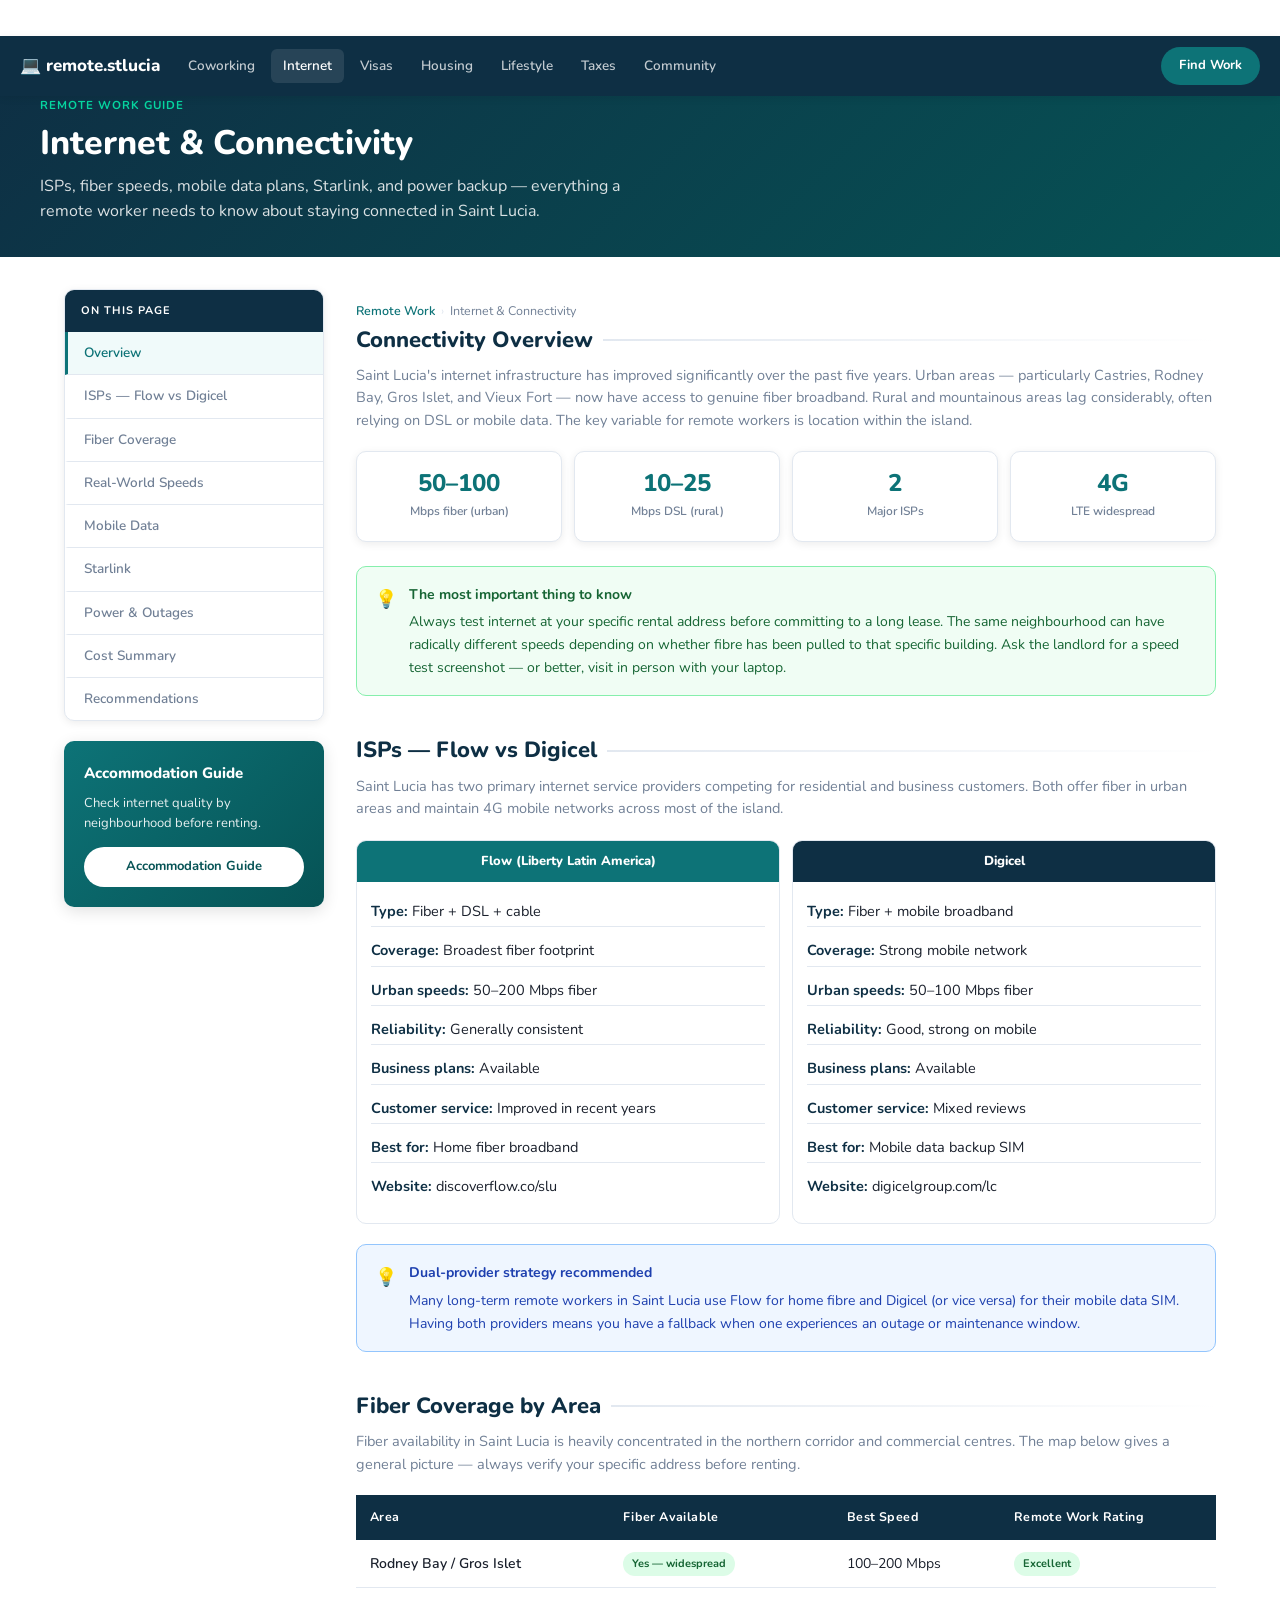
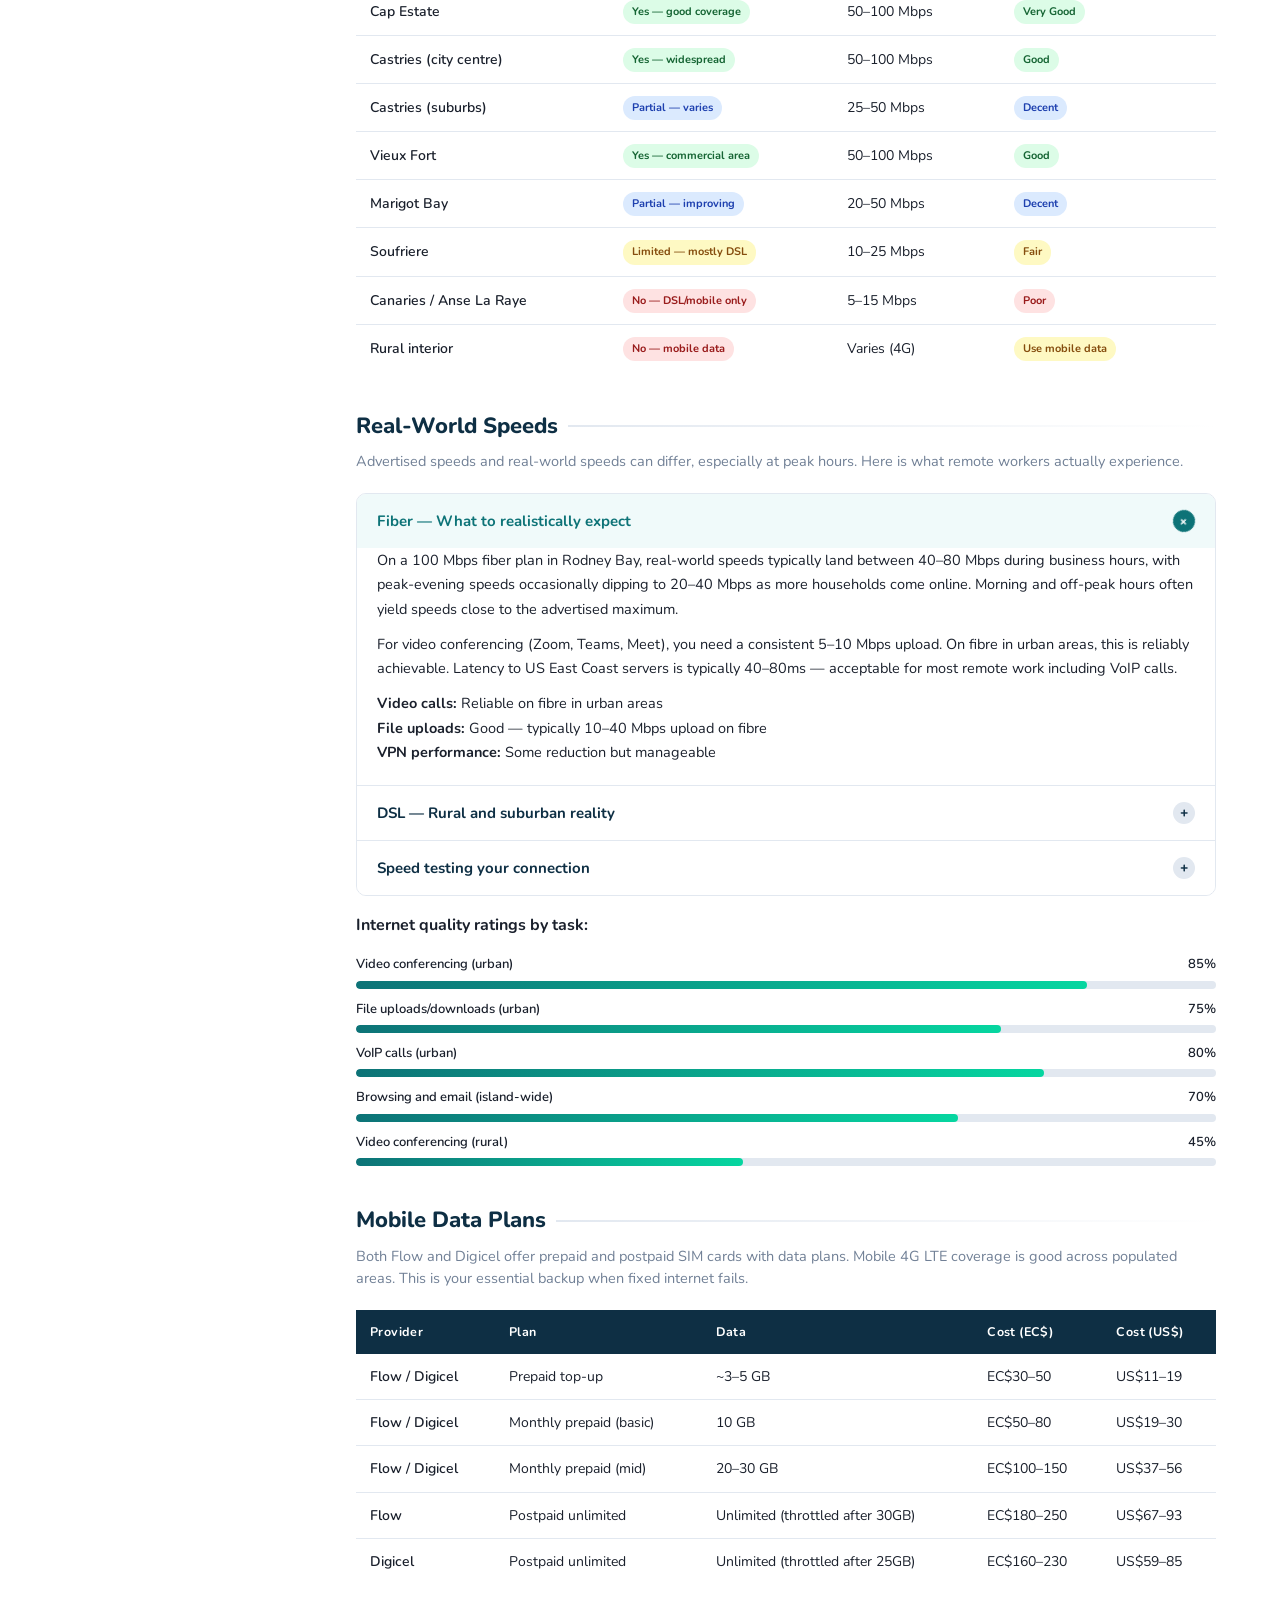
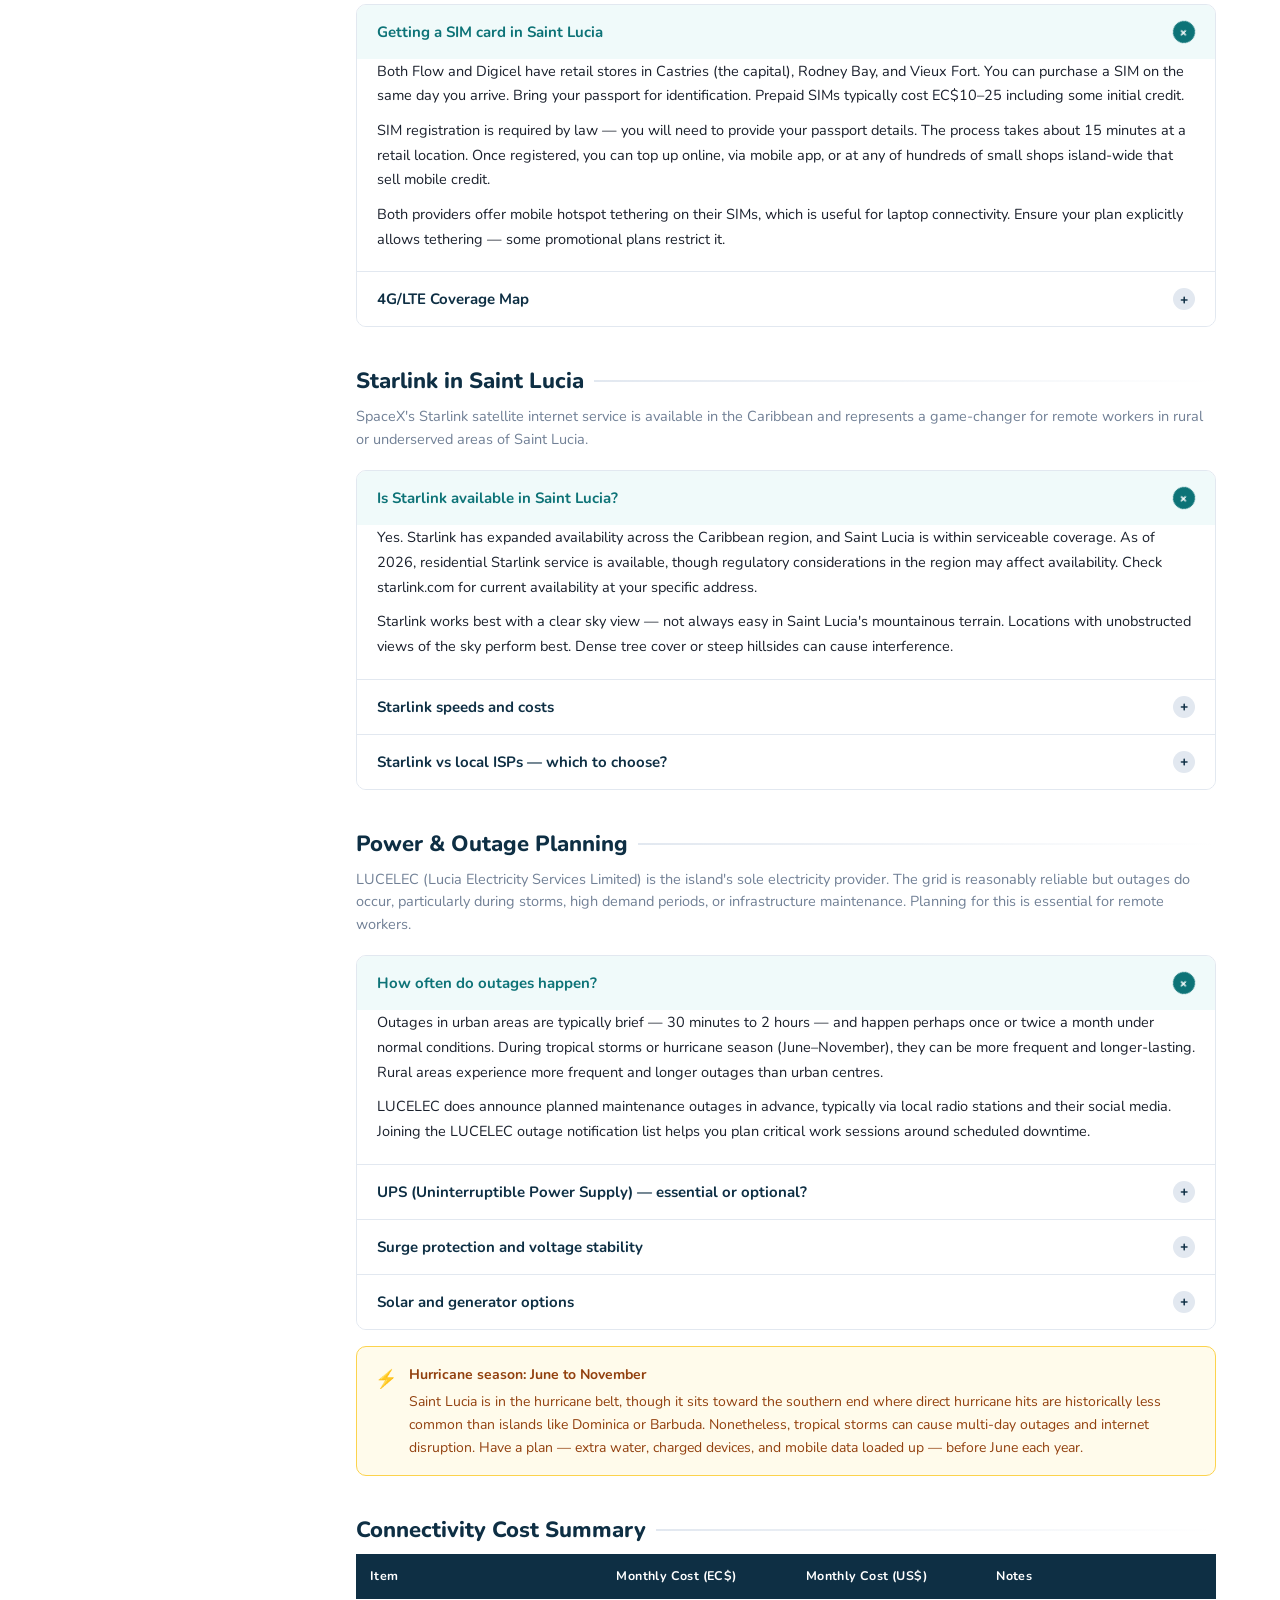
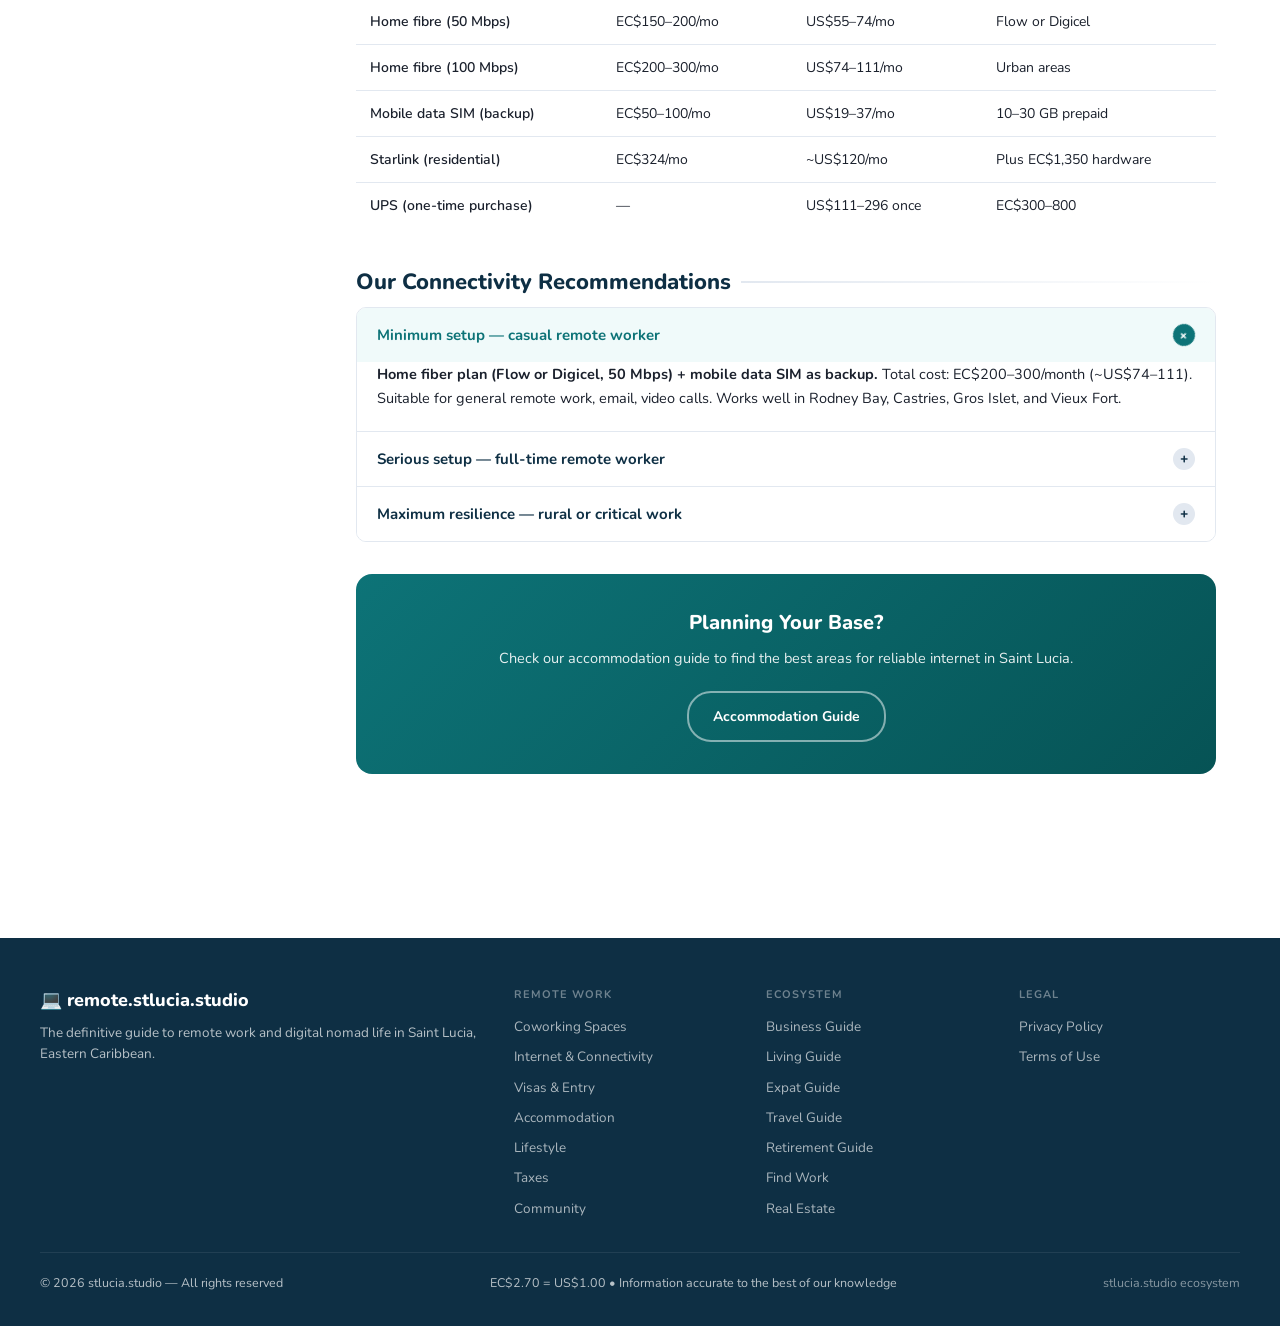
<file: internet.html>
<!DOCTYPE html>
<html lang="en">
<head>
  <meta charset="UTF-8">
  <meta name="viewport" content="width=device-width, initial-scale=1.0">
  <title>Internet &amp; Connectivity in Saint Lucia — Speeds, ISPs, Mobile Data 2026</title>
  <meta name="description" content="Complete guide to internet in Saint Lucia for remote workers. Flow vs Digicel, fiber speeds, mobile data plans, Starlink, and power backup tips. Costs in EC$ and US$.">
  <meta name="keywords" content="internet Saint Lucia, Flow Saint Lucia, Digicel Saint Lucia, fiber internet Caribbean, Starlink Saint Lucia, remote work internet">
  <link rel="canonical" href="https://remote.stlucia.studio/internet.html">
  <meta property="og:type" content="article">
  <meta property="og:title" content="Internet &amp; Connectivity in Saint Lucia — Remote Worker Guide 2026">
  <meta property="og:description" content="ISPs, fiber speeds, mobile data, and power backup for remote workers in Saint Lucia. Honest speeds, real costs.">
  <meta property="og:url" content="https://remote.stlucia.studio/internet.html">
  <meta property="og:site_name" content="remote.stlucia.studio">
  <meta name="twitter:card" content="summary_large_image">
  <link rel="manifest" href="manifest.json">
  <meta name="theme-color" content="#0D7377">
  <link rel="stylesheet" href="assets/css/style.css">

  <!-- Analytics: Plausible -->
  <script defer src="https://plausible.io/js/pa-XflNWC4idQfaqsnb-QjuO.js"></script>
  <script>window.plausible=window.plausible||function(){(plausible.q=plausible.q||[]).push(arguments)}</script>

  <!-- GA4 + FB Pixel (consent-gated via guide-analytics.js) -->
  <script defer src="/assets/js/guide-analytics.js"></script>
</head>
<body>

<a href="#main" class="skip-link">Skip to main content</a>

<!-- Super Nav -->

<!-- Main Nav -->
<header class="main-nav" role="banner">
  <a href="index.html" class="nav-logo">&#x1F4BB; remote.stlucia</a>
  <nav class="nav-links" aria-label="Main navigation">
    <a href="coworking.html">Coworking</a>
    <a href="internet.html" class="active">Internet</a>
    <a href="nomad-visa.html">Visas</a>
    <a href="accommodation.html">Housing</a>
    <a href="lifestyle.html">Lifestyle</a>
    <a href="taxes.html">Taxes</a>
    <a href="communities.html">Community</a>
  </nav>
  <div class="nav-cta">
    <a href="https://talent.stlucia.studio" class="btn-nav">Find Work</a>
  </div>
  <button id="hamburger" class="hamburger" aria-label="Toggle menu" aria-expanded="false">
    <span></span><span></span><span></span>
  </button>
</header>

<nav id="mobileMenu" class="mobile-menu" aria-label="Mobile navigation">
  <a href="index.html">Overview</a>
  <a href="coworking.html">Coworking Spaces</a>
  <a href="internet.html" class="active">Internet &amp; Connectivity</a>
  <a href="nomad-visa.html">Visas &amp; Entry</a>
  <a href="accommodation.html">Accommodation</a>
  <a href="lifestyle.html">Lifestyle</a>
  <a href="taxes.html">Taxes</a>
  <a href="communities.html">Community</a>
  <a href="https://talent.stlucia.studio" class="mobile-cta">Find Work in Saint Lucia</a>
</nav>

<!-- Page Hero -->
<section class="page-hero">
  <div class="page-hero__inner">
    <div class="page-hero__label">Remote Work Guide</div>
    <h1>Internet &amp; Connectivity</h1>
    <p class="page-hero__desc">ISPs, fiber speeds, mobile data plans, Starlink, and power backup — everything a remote worker needs to know about staying connected in Saint Lucia.</p>
  </div>
</section>

<main id="main">
<div class="page-wrapper">
<div class="layout">

  <!-- Sidebar -->
  <aside class="sidebar" aria-label="Page navigation">
    <div class="sidebar-sticky">
      <nav class="sidebar-nav">
        <div class="sidebar-nav__title">On This Page</div>
        <a href="#overview">Overview</a>
        <a href="#isps">ISPs — Flow vs Digicel</a>
        <a href="#fiber">Fiber Coverage</a>
        <a href="#speeds">Real-World Speeds</a>
        <a href="#mobile-data">Mobile Data</a>
        <a href="#starlink">Starlink</a>
        <a href="#power">Power &amp; Outages</a>
        <a href="#costs">Cost Summary</a>
        <a href="#recommendations">Recommendations</a>
      </nav>
      <div class="sidebar-card">
        <h4>Accommodation Guide</h4>
        <p>Check internet quality by neighbourhood before renting.</p>
        <a href="accommodation.html">Accommodation Guide</a>
      </div>
    </div>
  </aside>

  <div class="main-content">

    <nav class="breadcrumb" aria-label="Breadcrumb">
      <a href="index.html">Remote Work</a>
      <span class="breadcrumb__sep">›</span>
      <span>Internet &amp; Connectivity</span>
    </nav>

    <!-- Overview -->
    <section class="section" id="overview">
      <h2 class="section-title">Connectivity Overview</h2>
      <p class="section-sub">Saint Lucia's internet infrastructure has improved significantly over the past five years. Urban areas — particularly Castries, Rodney Bay, Gros Islet, and Vieux Fort — now have access to genuine fiber broadband. Rural and mountainous areas lag considerably, often relying on DSL or mobile data. The key variable for remote workers is location within the island.</p>

      <div class="stats-row">
        <div class="stat-box">
          <span class="stat-box__value">50–100</span>
          <span class="stat-box__label">Mbps fiber (urban)</span>
        </div>
        <div class="stat-box">
          <span class="stat-box__value">10–25</span>
          <span class="stat-box__label">Mbps DSL (rural)</span>
        </div>
        <div class="stat-box">
          <span class="stat-box__value">2</span>
          <span class="stat-box__label">Major ISPs</span>
        </div>
        <div class="stat-box">
          <span class="stat-box__value">4G</span>
          <span class="stat-box__label">LTE widespread</span>
        </div>
      </div>

      <div class="tip-box">
        <span class="box-icon">&#128161;</span>
        <div class="box-content">
          <strong>The most important thing to know</strong>
          Always test internet at your specific rental address before committing to a long lease. The same neighbourhood can have radically different speeds depending on whether fibre has been pulled to that specific building. Ask the landlord for a speed test screenshot — or better, visit in person with your laptop.
        </div>
      </div>
    </section>

    <!-- ISPs -->
    <section class="section" id="isps">
      <h2 class="section-title">ISPs — Flow vs Digicel</h2>
      <p class="section-sub">Saint Lucia has two primary internet service providers competing for residential and business customers. Both offer fiber in urban areas and maintain 4G mobile networks across most of the island.</p>

      <div class="compare-grid">
        <div class="compare-box">
          <div class="compare-box__header">Flow (Liberty Latin America)</div>
          <div class="compare-box__body">
            <ul class="gap-list">
              <li><strong>Type:</strong> Fiber + DSL + cable</li>
              <li><strong>Coverage:</strong> Broadest fiber footprint</li>
              <li><strong>Urban speeds:</strong> 50–200 Mbps fiber</li>
              <li><strong>Reliability:</strong> Generally consistent</li>
              <li><strong>Business plans:</strong> Available</li>
              <li><strong>Customer service:</strong> Improved in recent years</li>
              <li><strong>Best for:</strong> Home fiber broadband</li>
              <li><strong>Website:</strong> discoverflow.co/slu</li>
            </ul>
          </div>
        </div>
        <div class="compare-box">
          <div class="compare-box__header compare-box__header--navy">Digicel</div>
          <div class="compare-box__body">
            <ul class="gap-list">
              <li><strong>Type:</strong> Fiber + mobile broadband</li>
              <li><strong>Coverage:</strong> Strong mobile network</li>
              <li><strong>Urban speeds:</strong> 50–100 Mbps fiber</li>
              <li><strong>Reliability:</strong> Good, strong on mobile</li>
              <li><strong>Business plans:</strong> Available</li>
              <li><strong>Customer service:</strong> Mixed reviews</li>
              <li><strong>Best for:</strong> Mobile data backup SIM</li>
              <li><strong>Website:</strong> digicelgroup.com/lc</li>
            </ul>
          </div>
        </div>
      </div>

      <div class="info-box">
        <span class="box-icon">&#128161;</span>
        <div class="box-content">
          <strong>Dual-provider strategy recommended</strong>
          Many long-term remote workers in Saint Lucia use Flow for home fibre and Digicel (or vice versa) for their mobile data SIM. Having both providers means you have a fallback when one experiences an outage or maintenance window.
        </div>
      </div>
    </section>

    <!-- Fiber Coverage -->
    <section class="section" id="fiber">
      <h2 class="section-title">Fiber Coverage by Area</h2>
      <p class="section-sub">Fiber availability in Saint Lucia is heavily concentrated in the northern corridor and commercial centres. The map below gives a general picture — always verify your specific address before renting.</p>

      <div class="table-wrap">
        <table>
          <thead>
            <tr>
              <th>Area</th>
              <th>Fiber Available</th>
              <th>Best Speed</th>
              <th>Remote Work Rating</th>
            </tr>
          </thead>
          <tbody>
            <tr>
              <td>Rodney Bay / Gros Islet</td>
              <td><span class="badge badge-green">Yes — widespread</span></td>
              <td>100–200 Mbps</td>
              <td><span class="badge badge-green">Excellent</span></td>
            </tr>
            <tr>
              <td>Cap Estate</td>
              <td><span class="badge badge-green">Yes — good coverage</span></td>
              <td>50–100 Mbps</td>
              <td><span class="badge badge-green">Very Good</span></td>
            </tr>
            <tr>
              <td>Castries (city centre)</td>
              <td><span class="badge badge-green">Yes — widespread</span></td>
              <td>50–100 Mbps</td>
              <td><span class="badge badge-green">Good</span></td>
            </tr>
            <tr>
              <td>Castries (suburbs)</td>
              <td><span class="badge badge-blue">Partial — varies</span></td>
              <td>25–50 Mbps</td>
              <td><span class="badge badge-blue">Decent</span></td>
            </tr>
            <tr>
              <td>Vieux Fort</td>
              <td><span class="badge badge-green">Yes — commercial area</span></td>
              <td>50–100 Mbps</td>
              <td><span class="badge badge-green">Good</span></td>
            </tr>
            <tr>
              <td>Marigot Bay</td>
              <td><span class="badge badge-blue">Partial — improving</span></td>
              <td>20–50 Mbps</td>
              <td><span class="badge badge-blue">Decent</span></td>
            </tr>
            <tr>
              <td>Soufriere</td>
              <td><span class="badge badge-yellow">Limited — mostly DSL</span></td>
              <td>10–25 Mbps</td>
              <td><span class="badge badge-yellow">Fair</span></td>
            </tr>
            <tr>
              <td>Canaries / Anse La Raye</td>
              <td><span class="badge badge-red">No — DSL/mobile only</span></td>
              <td>5–15 Mbps</td>
              <td><span class="badge badge-red">Poor</span></td>
            </tr>
            <tr>
              <td>Rural interior</td>
              <td><span class="badge badge-red">No — mobile data</span></td>
              <td>Varies (4G)</td>
              <td><span class="badge badge-yellow">Use mobile data</span></td>
            </tr>
          </tbody>
        </table>
      </div>
    </section>

    <!-- Speeds -->
    <section class="section" id="speeds">
      <h2 class="section-title">Real-World Speeds</h2>
      <p class="section-sub">Advertised speeds and real-world speeds can differ, especially at peak hours. Here is what remote workers actually experience.</p>

      <div class="accordion">
        <div class="accordion-item">
          <button class="accordion-trigger">
            Fiber — What to realistically expect
            <span class="accordion-icon">+</span>
          </button>
          <div class="accordion-body">
            <p>On a 100 Mbps fiber plan in Rodney Bay, real-world speeds typically land between 40–80 Mbps during business hours, with peak-evening speeds occasionally dipping to 20–40 Mbps as more households come online. Morning and off-peak hours often yield speeds close to the advertised maximum.</p>
            <p>For video conferencing (Zoom, Teams, Meet), you need a consistent 5–10 Mbps upload. On fibre in urban areas, this is reliably achievable. Latency to US East Coast servers is typically 40–80ms — acceptable for most remote work including VoIP calls.</p>
            <p><strong>Video calls:</strong> Reliable on fibre in urban areas<br>
            <strong>File uploads:</strong> Good — typically 10–40 Mbps upload on fibre<br>
            <strong>VPN performance:</strong> Some reduction but manageable</p>
          </div>
        </div>
        <div class="accordion-item">
          <button class="accordion-trigger">
            DSL — Rural and suburban reality
            <span class="accordion-icon">+</span>
          </button>
          <div class="accordion-body">
            <p>DSL in Saint Lucia ranges from frustrating to workable depending on line quality and proximity to the exchange. Expect 5–20 Mbps down and 1–5 Mbps up in the best cases. Video calls are possible but buffer; large file transfers take significant time.</p>
            <p>If your accommodation has DSL, strongly invest in a reliable 4G mobile hotspot as your primary connection and use DSL as a secondary. Many remote workers in semi-rural areas find that a Digicel or Flow LTE connection on a good signal outperforms their fixed DSL line.</p>
          </div>
        </div>
        <div class="accordion-item">
          <button class="accordion-trigger">
            Speed testing your connection
            <span class="accordion-icon">+</span>
          </button>
          <div class="accordion-body">
            <p>To test your internet connection speed, visit speedtest.net or fast.com. Run tests at multiple times of day — morning (8–10 AM), midday (12–2 PM), and evening (7–9 PM). This gives you a realistic picture of your connection's consistency throughout the day.</p>
            <p>For latency to your work tools, specifically test connectivity to your key services: Google Workspace, AWS, Microsoft Azure, Slack, Zoom. Caribbean-routed traffic typically hops through Miami or New York data centres.</p>
          </div>
        </div>
      </div>

      <div class="mb-4">
        <p><strong>Internet quality ratings by task:</strong></p>
      </div>
      <div class="rating-bar">
        <div class="rating-bar__label"><span>Video conferencing (urban)</span><span>85%</span></div>
        <div class="rating-bar__track"><div class="rating-bar__fill" data-pct="85"></div></div>
      </div>
      <div class="rating-bar">
        <div class="rating-bar__label"><span>File uploads/downloads (urban)</span><span>75%</span></div>
        <div class="rating-bar__track"><div class="rating-bar__fill" data-pct="75"></div></div>
      </div>
      <div class="rating-bar">
        <div class="rating-bar__label"><span>VoIP calls (urban)</span><span>80%</span></div>
        <div class="rating-bar__track"><div class="rating-bar__fill" data-pct="80"></div></div>
      </div>
      <div class="rating-bar">
        <div class="rating-bar__label"><span>Browsing and email (island-wide)</span><span>70%</span></div>
        <div class="rating-bar__track"><div class="rating-bar__fill" data-pct="70"></div></div>
      </div>
      <div class="rating-bar">
        <div class="rating-bar__label"><span>Video conferencing (rural)</span><span>45%</span></div>
        <div class="rating-bar__track"><div class="rating-bar__fill" data-pct="45"></div></div>
      </div>
    </section>

    <!-- Mobile Data -->
    <section class="section" id="mobile-data">
      <h2 class="section-title">Mobile Data Plans</h2>
      <p class="section-sub">Both Flow and Digicel offer prepaid and postpaid SIM cards with data plans. Mobile 4G LTE coverage is good across populated areas. This is your essential backup when fixed internet fails.</p>

      <div class="table-wrap">
        <table>
          <thead>
            <tr>
              <th>Provider</th>
              <th>Plan</th>
              <th>Data</th>
              <th>Cost (EC$)</th>
              <th>Cost (US$)</th>
            </tr>
          </thead>
          <tbody>
            <tr>
              <td>Flow / Digicel</td>
              <td>Prepaid top-up</td>
              <td>~3–5 GB</td>
              <td>EC$30–50</td>
              <td>US$11–19</td>
            </tr>
            <tr>
              <td>Flow / Digicel</td>
              <td>Monthly prepaid (basic)</td>
              <td>10 GB</td>
              <td>EC$50–80</td>
              <td>US$19–30</td>
            </tr>
            <tr>
              <td>Flow / Digicel</td>
              <td>Monthly prepaid (mid)</td>
              <td>20–30 GB</td>
              <td>EC$100–150</td>
              <td>US$37–56</td>
            </tr>
            <tr>
              <td>Flow</td>
              <td>Postpaid unlimited</td>
              <td>Unlimited (throttled after 30GB)</td>
              <td>EC$180–250</td>
              <td>US$67–93</td>
            </tr>
            <tr>
              <td>Digicel</td>
              <td>Postpaid unlimited</td>
              <td>Unlimited (throttled after 25GB)</td>
              <td>EC$160–230</td>
              <td>US$59–85</td>
            </tr>
          </tbody>
        </table>
      </div>

      <div class="accordion">
        <div class="accordion-item">
          <button class="accordion-trigger">
            Getting a SIM card in Saint Lucia
            <span class="accordion-icon">+</span>
          </button>
          <div class="accordion-body">
            <p>Both Flow and Digicel have retail stores in Castries (the capital), Rodney Bay, and Vieux Fort. You can purchase a SIM on the same day you arrive. Bring your passport for identification. Prepaid SIMs typically cost EC$10–25 including some initial credit.</p>
            <p>SIM registration is required by law — you will need to provide your passport details. The process takes about 15 minutes at a retail location. Once registered, you can top up online, via mobile app, or at any of hundreds of small shops island-wide that sell mobile credit.</p>
            <p>Both providers offer mobile hotspot tethering on their SIMs, which is useful for laptop connectivity. Ensure your plan explicitly allows tethering — some promotional plans restrict it.</p>
          </div>
        </div>
        <div class="accordion-item">
          <button class="accordion-trigger">
            4G/LTE Coverage Map
            <span class="accordion-icon">+</span>
          </button>
          <div class="accordion-body">
            <p>4G LTE coverage is strong along all major roads and in every town. The main gaps are in the mountainous interior — the rainforest areas including the Quilesse Forest Reserve, remote valleys, and some elevated rural communities. For the vast majority of remote workers who base themselves in urban or coastal areas, 4G is reliable throughout the day.</p>
            <p>Signal is typically excellent in Castries, Rodney Bay, Gros Islet, Vieux Fort, Soufriere, and Micoud. Minor degradation can occur during heavy rain (temporary attenuation) but normally resolves quickly.</p>
            <p>Check the live coverage maps at: discoverflow.co/slu and digicelgroup.com/lc/coverage</p>
          </div>
        </div>
      </div>
    </section>

    <!-- Starlink -->
    <section class="section" id="starlink">
      <h2 class="section-title">Starlink in Saint Lucia</h2>
      <p class="section-sub">SpaceX's Starlink satellite internet service is available in the Caribbean and represents a game-changer for remote workers in rural or underserved areas of Saint Lucia.</p>

      <div class="accordion">
        <div class="accordion-item">
          <button class="accordion-trigger">
            Is Starlink available in Saint Lucia?
            <span class="accordion-icon">+</span>
          </button>
          <div class="accordion-body">
            <p>Yes. Starlink has expanded availability across the Caribbean region, and Saint Lucia is within serviceable coverage. As of 2026, residential Starlink service is available, though regulatory considerations in the region may affect availability. Check starlink.com for current availability at your specific address.</p>
            <p>Starlink works best with a clear sky view — not always easy in Saint Lucia's mountainous terrain. Locations with unobstructed views of the sky perform best. Dense tree cover or steep hillsides can cause interference.</p>
          </div>
        </div>
        <div class="accordion-item">
          <button class="accordion-trigger">
            Starlink speeds and costs
            <span class="accordion-icon">+</span>
          </button>
          <div class="accordion-body">
            <p>Starlink residential service typically delivers 50–200 Mbps download speeds with 10–30 Mbps upload and latency of 20–60ms. This is comparable to or better than DSL, and competitive with lower-tier fibre in some locations.</p>
            <p>The hardware kit (dish, router, cables) costs approximately US$499 to purchase. Monthly service is approximately US$120/month for residential. This is significantly more expensive than local ISPs, but may be the only reliable option for rural or mountainous properties where no fibre exists.</p>
            <p>For remote workers in Soufriere, the interior, or rural coastal areas, Starlink can be the difference between being able to work effectively and not. The investment pays off quickly if it enables you to live in a location you love.</p>
          </div>
        </div>
        <div class="accordion-item">
          <button class="accordion-trigger">
            Starlink vs local ISPs — which to choose?
            <span class="accordion-icon">+</span>
          </button>
          <div class="accordion-body">
            <p>For urban and suburban locations with good fibre access, local ISPs (Flow or Digicel) are significantly cheaper and typically have lower latency. Use Starlink if you need reliable internet in an area without decent fibre, or as a premium backup to your primary fixed connection.</p>
            <p>Some remote workers in Saint Lucia run a hybrid: Flow or Digicel fibre as primary, Starlink as automatic failover. This combination provides near-100% uptime even during utility company outages — the ideal setup for anyone doing live client work.</p>
          </div>
        </div>
      </div>
    </section>

    <!-- Power -->
    <section class="section" id="power">
      <h2 class="section-title">Power &amp; Outage Planning</h2>
      <p class="section-sub">LUCELEC (Lucia Electricity Services Limited) is the island's sole electricity provider. The grid is reasonably reliable but outages do occur, particularly during storms, high demand periods, or infrastructure maintenance. Planning for this is essential for remote workers.</p>

      <div class="accordion">
        <div class="accordion-item">
          <button class="accordion-trigger">
            How often do outages happen?
            <span class="accordion-icon">+</span>
          </button>
          <div class="accordion-body">
            <p>Outages in urban areas are typically brief — 30 minutes to 2 hours — and happen perhaps once or twice a month under normal conditions. During tropical storms or hurricane season (June–November), they can be more frequent and longer-lasting. Rural areas experience more frequent and longer outages than urban centres.</p>
            <p>LUCELEC does announce planned maintenance outages in advance, typically via local radio stations and their social media. Joining the LUCELEC outage notification list helps you plan critical work sessions around scheduled downtime.</p>
          </div>
        </div>
        <div class="accordion-item">
          <button class="accordion-trigger">
            UPS (Uninterruptible Power Supply) — essential or optional?
            <span class="accordion-icon">+</span>
          </button>
          <div class="accordion-body">
            <p>For a remote worker, a UPS is essential, not optional. At minimum, get a UPS that can power your router and laptop for 1–2 hours. This covers the majority of brief outages and allows you to finish calls and save work gracefully.</p>
            <p>A good UPS can be purchased locally from hardware and electronics stores in Castries or Rodney Bay. Budget EC$300–800 (~US$111–296) for a unit suitable for a home office setup (router + laptop + monitor). Quality brands (APC, Eaton, CyberPower) are available. This is one of the best investments you will make as a remote worker in Saint Lucia.</p>
            <p><strong>Recommended setup:</strong> UPS (1000–1500VA) connected to router, modem, and laptop charger. This provides 1–3 hours of run time depending on load.</p>
          </div>
        </div>
        <div class="accordion-item">
          <button class="accordion-trigger">
            Surge protection and voltage stability
            <span class="accordion-icon">+</span>
          </button>
          <div class="accordion-body">
            <p>Caribbean power supplies can exhibit voltage fluctuations — brief spikes or dips — particularly before an outage or when power is restored. Standard power strips without surge protection offer no protection against these events. Always use a quality surge protector or UPS with automatic voltage regulation (AVR).</p>
            <p>Saint Lucia uses 120V/60Hz electricity with Type A and B outlets (identical to USA/Canada). North American devices work without adapters. European or UK devices need adapters and potentially voltage converters (though most modern laptop power bricks are universal 100–240V).</p>
          </div>
        </div>
        <div class="accordion-item">
          <button class="accordion-trigger">
            Solar and generator options
            <span class="accordion-icon">+</span>
          </button>
          <div class="accordion-body">
            <p>For long-term residents and those in more rural properties, rooftop solar is increasingly popular in Saint Lucia due to strong year-round sunlight. Several local companies offer solar installation. A basic home solar system can provide grid independence for an office setup and is a worthwhile long-term investment if you plan to stay 6+ months.</p>
            <p>Portable petrol generators (EC$800–3,000, ~US$300–1,100) are an option but impractical for apartment dwellers due to noise, fumes, and storage requirements. They are more common in villa or standalone house settings. Inverter generators are quieter but more expensive.</p>
          </div>
        </div>
      </div>

      <div class="warn-box">
        <span class="box-icon">&#9889;</span>
        <div class="box-content">
          <strong>Hurricane season: June to November</strong>
          Saint Lucia is in the hurricane belt, though it sits toward the southern end where direct hurricane hits are historically less common than islands like Dominica or Barbuda. Nonetheless, tropical storms can cause multi-day outages and internet disruption. Have a plan — extra water, charged devices, and mobile data loaded up — before June each year.
        </div>
      </div>
    </section>

    <!-- Costs -->
    <section class="section" id="costs">
      <h2 class="section-title">Connectivity Cost Summary</h2>
      <div class="table-wrap">
        <table>
          <thead>
            <tr>
              <th>Item</th>
              <th>Monthly Cost (EC$)</th>
              <th>Monthly Cost (US$)</th>
              <th>Notes</th>
            </tr>
          </thead>
          <tbody>
            <tr>
              <td>Home fibre (50 Mbps)</td>
              <td>EC$150–200/mo</td>
              <td>US$55–74/mo</td>
              <td>Flow or Digicel</td>
            </tr>
            <tr>
              <td>Home fibre (100 Mbps)</td>
              <td>EC$200–300/mo</td>
              <td>US$74–111/mo</td>
              <td>Urban areas</td>
            </tr>
            <tr>
              <td>Mobile data SIM (backup)</td>
              <td>EC$50–100/mo</td>
              <td>US$19–37/mo</td>
              <td>10–30 GB prepaid</td>
            </tr>
            <tr>
              <td>Starlink (residential)</td>
              <td>EC$324/mo</td>
              <td>~US$120/mo</td>
              <td>Plus EC$1,350 hardware</td>
            </tr>
            <tr>
              <td>UPS (one-time purchase)</td>
              <td>&mdash;</td>
              <td>US$111–296 once</td>
              <td>EC$300–800</td>
            </tr>
          </tbody>
        </table>
      </div>
    </section>

    <!-- Recommendations -->
    <section class="section" id="recommendations">
      <h2 class="section-title">Our Connectivity Recommendations</h2>

      <div class="accordion">
        <div class="accordion-item">
          <button class="accordion-trigger">
            Minimum setup — casual remote worker
            <span class="accordion-icon">+</span>
          </button>
          <div class="accordion-body">
            <p><strong>Home fiber plan (Flow or Digicel, 50 Mbps) + mobile data SIM as backup.</strong> Total cost: EC$200–300/month (~US$74–111). Suitable for general remote work, email, video calls. Works well in Rodney Bay, Castries, Gros Islet, and Vieux Fort.</p>
          </div>
        </div>
        <div class="accordion-item">
          <button class="accordion-trigger">
            Serious setup — full-time remote worker
            <span class="accordion-icon">+</span>
          </button>
          <div class="accordion-body">
            <p><strong>100 Mbps fiber + mobile SIM with 30 GB backup + UPS (1500VA) for router and laptop.</strong> Total monthly cost: EC$300–450/month (~US$111–167) plus EC$600–800 one-time UPS investment. This handles video calls, large file transfers, VPN, and brief outages gracefully. Strongly recommended for anyone doing daily client calls or live sessions.</p>
          </div>
        </div>
        <div class="accordion-item">
          <button class="accordion-trigger">
            Maximum resilience — rural or critical work
            <span class="accordion-icon">+</span>
          </button>
          <div class="accordion-body">
            <p><strong>Starlink (or fibre where available) + mobile SIM + UPS + optionally a small solar inverter for extended outage coverage.</strong> Total monthly cost: US$150–200/month plus hardware investment. Suitable for those based in rural areas, those who cannot tolerate downtime (live shows, real-time trading, live support), or those who want near-100% uptime regardless of location on the island.</p>
          </div>
        </div>
      </div>

      <div class="cta-banner">
        <h3>Planning Your Base?</h3>
        <p>Check our accommodation guide to find the best areas for reliable internet in Saint Lucia.</p>
        <a href="accommodation.html" class="btn btn-outline">Accommodation Guide</a>
      </div>
    </section>

  </div>
</div>
</div>
</main>

<!-- Footer -->
<footer class="footer" role="contentinfo">
  <div class="footer__inner">
    <div>
      <div class="footer__brand">
        <div class="footer__brand-name">&#x1F4BB; remote.stlucia.studio</div>
        <p class="footer__brand-desc">The definitive guide to remote work and digital nomad life in Saint Lucia, Eastern Caribbean.</p>
      </div>
    </div>
    <div>
      <div class="footer__section-title">Remote Work</div>
      <div class="footer__links">
        <a href="coworking.html">Coworking Spaces</a>
        <a href="internet.html">Internet &amp; Connectivity</a>
        <a href="nomad-visa.html">Visas &amp; Entry</a>
        <a href="accommodation.html">Accommodation</a>
        <a href="lifestyle.html">Lifestyle</a>
        <a href="taxes.html">Taxes</a>
        <a href="communities.html">Community</a>
      </div>
    </div>
    <div>
      <div class="footer__section-title">Ecosystem</div>
      <div class="footer__links">
        <a href="https://stlucia.studio">Business Guide</a>
        <a href="https://living.stlucia.studio">Living Guide</a>
        <a href="https://expat.stlucia.studio">Expat Guide</a>
        <a href="https://visit.stlucia.studio">Travel Guide</a>
        <a href="https://retire.stlucia.studio">Retirement Guide</a>
        <a href="https://talent.stlucia.studio">Find Work</a>
        <a href="https://homes.stlucia.studio">Real Estate</a>
      </div>
    </div>
    <div>
      <div class="footer__section-title">Legal</div>
      <div class="footer__links">
        <a href="privacy.html">Privacy Policy</a>
        <a href="terms.html">Terms of Use</a>
      </div>
    </div>
  </div>
  <div class="footer__bottom">
    <span>&copy; 2026 stlucia.studio &mdash; All rights reserved</span>
    <span>EC$2.70 = US$1.00 &bull; Information accurate to the best of our knowledge</span>
    <span><a href="https://stlucia.studio">stlucia.studio ecosystem</a></span>
  </div>
</footer>

<script src="assets/js/app.js"></script>
<script src="/assets/js/guide-analytics.js" defer></script>
</body>
</html>
</file>
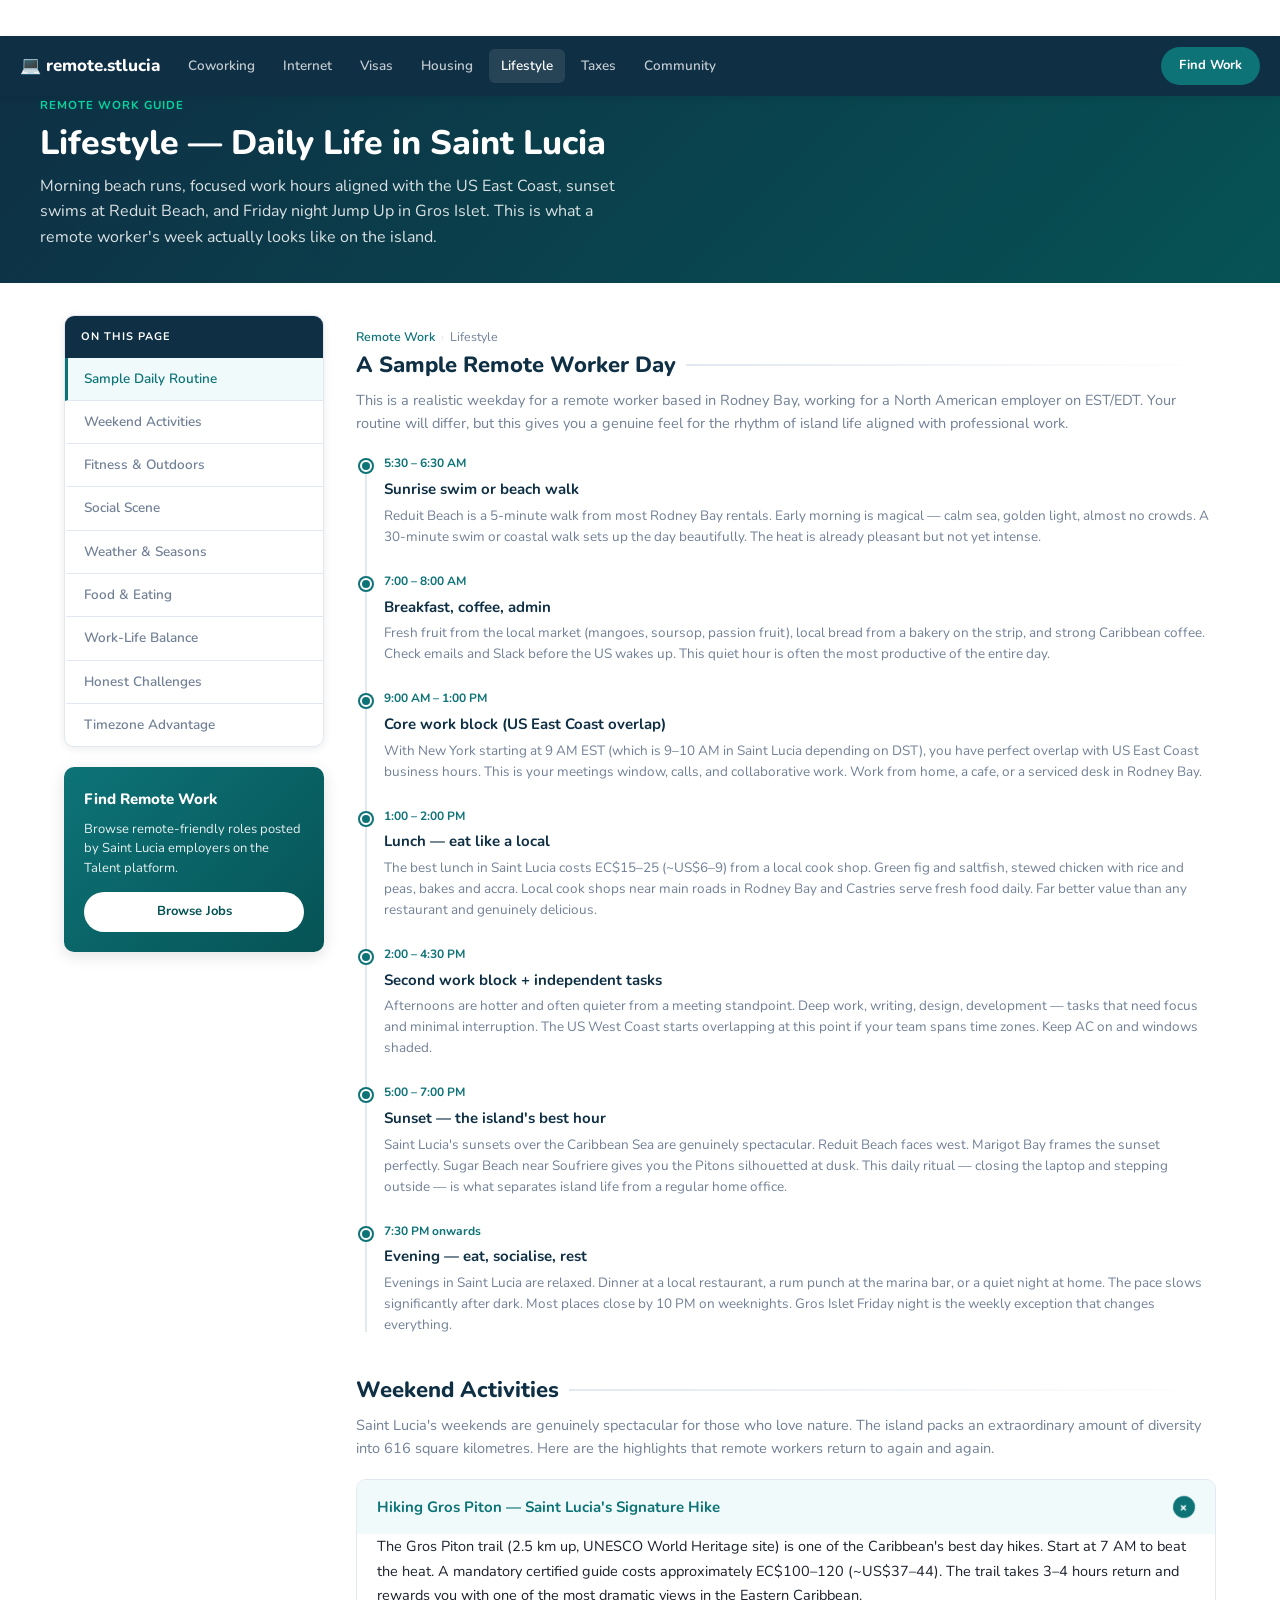
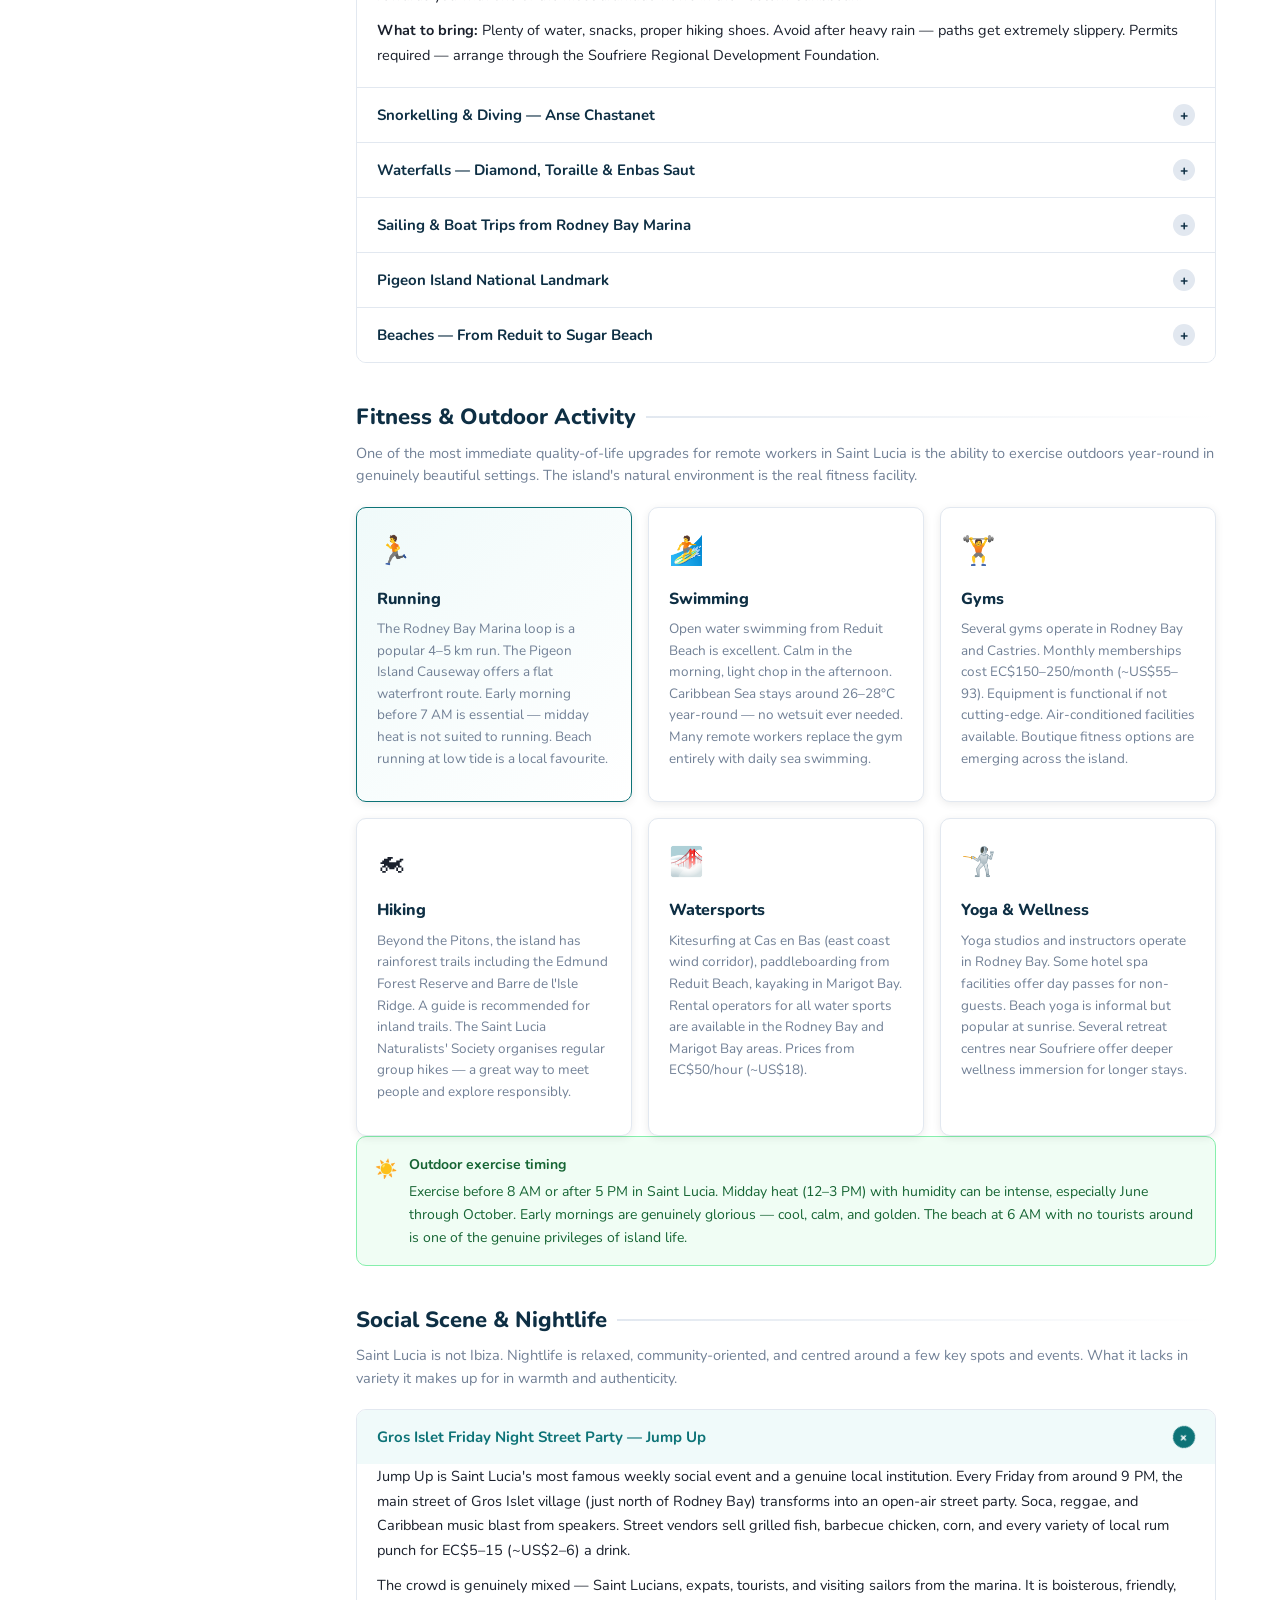
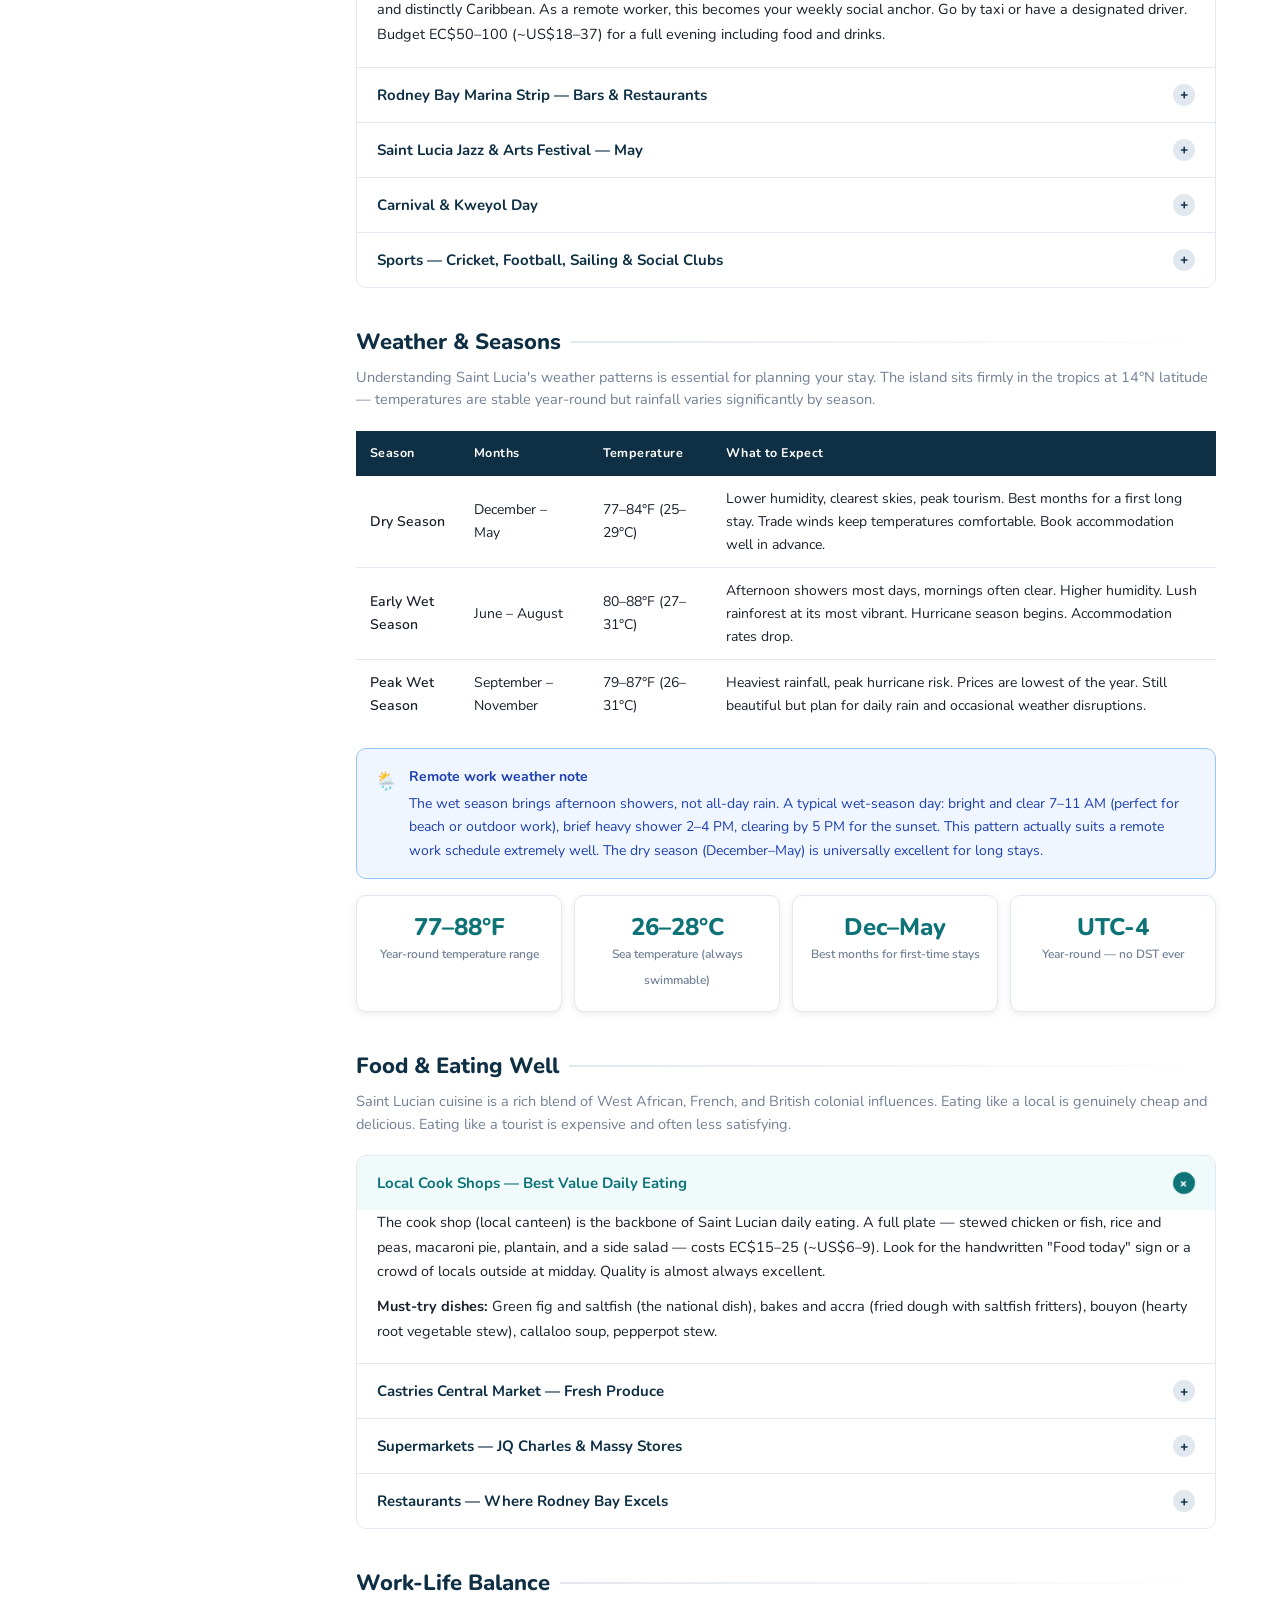
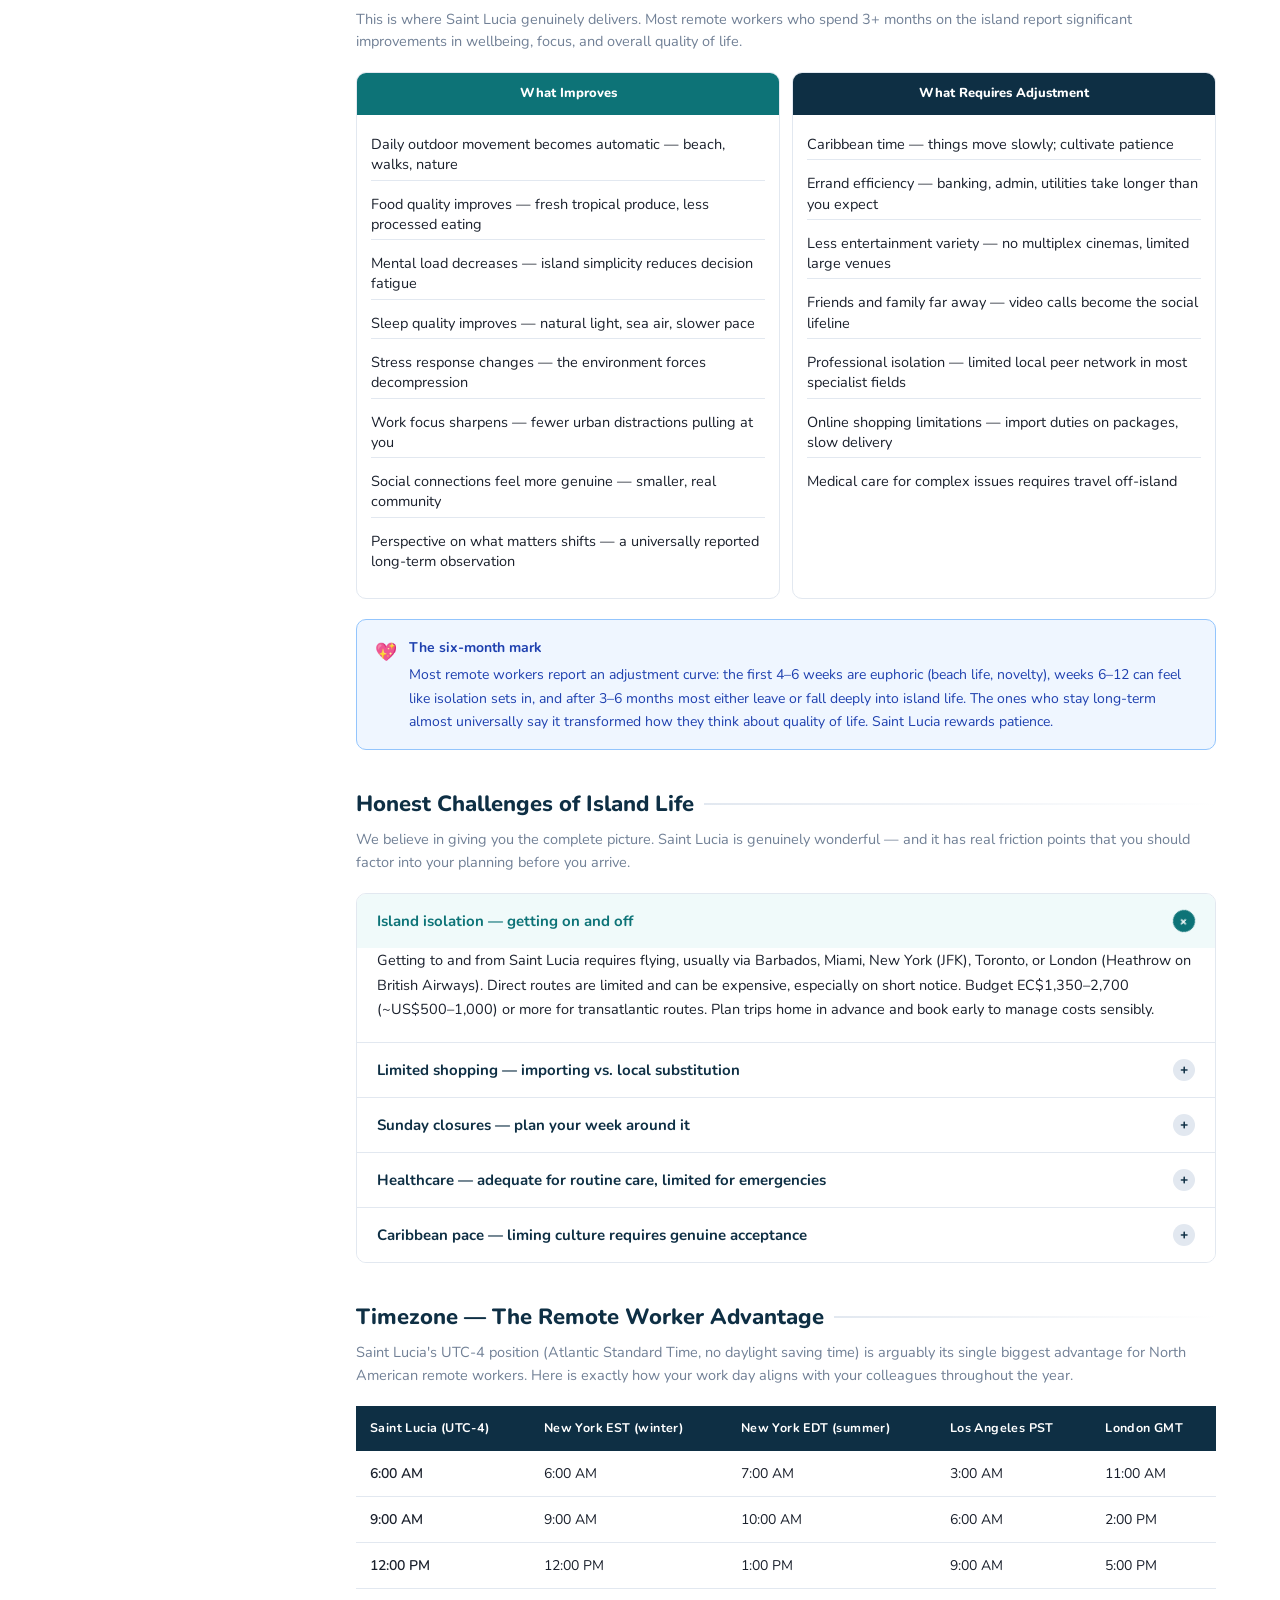
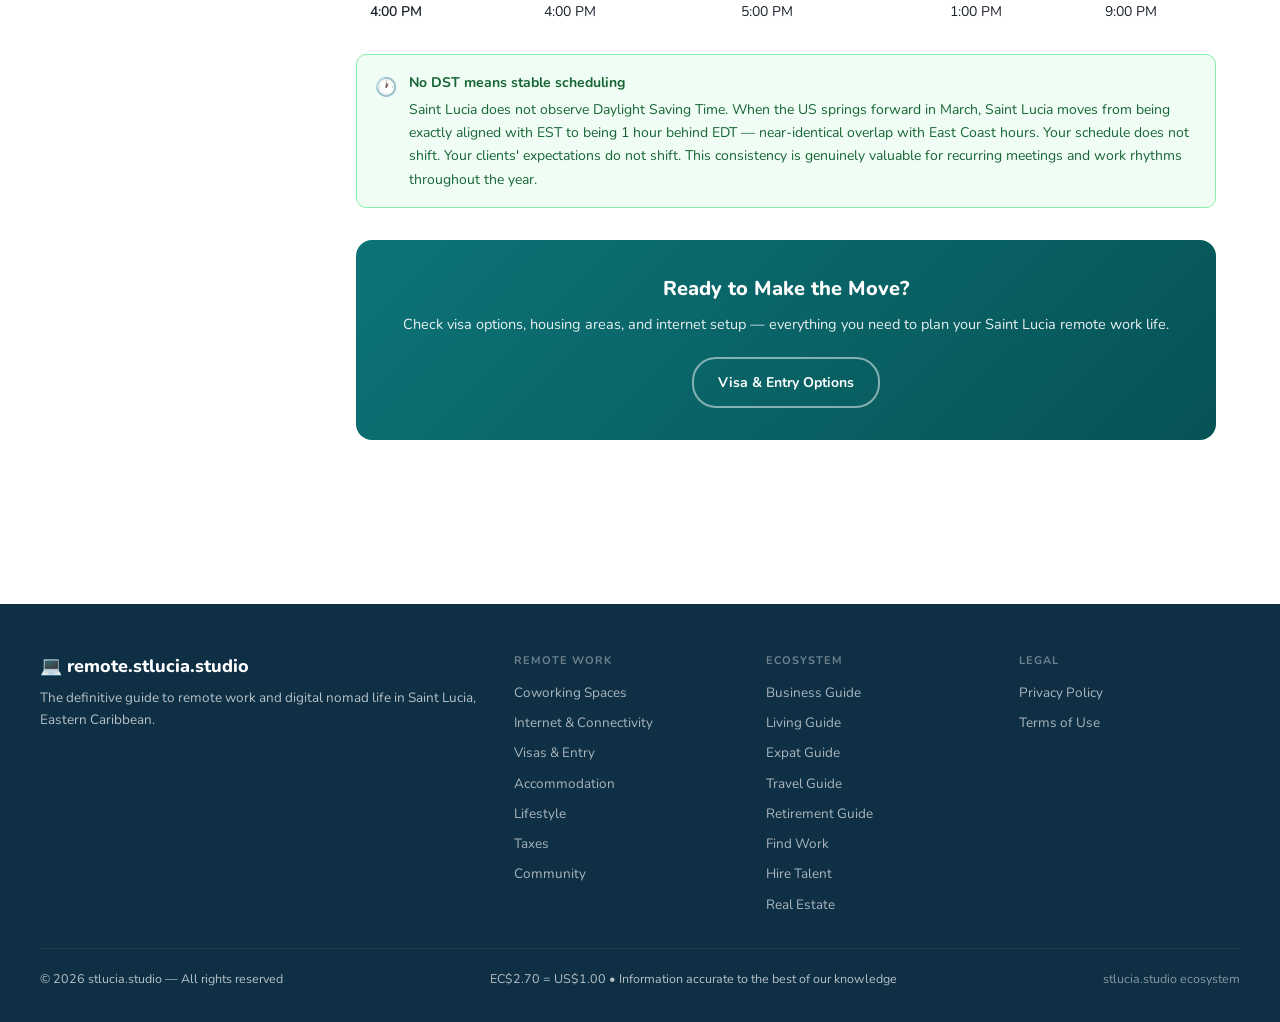
<file: lifestyle.html>
<!DOCTYPE html>
<html lang="en">
<head>
  <meta charset="UTF-8">
  <meta name="viewport" content="width=device-width, initial-scale=1.0">
  <title>Remote Worker Lifestyle in Saint Lucia &mdash; Daily Life, Activities &amp; Culture 2026</title>
  <meta name="description" content="What is daily life really like for remote workers in Saint Lucia? Sample routines, weekend activities, fitness, the famous Friday Jump Up, weather patterns, and honest challenges of island living.">
  <meta name="keywords" content="remote work lifestyle Saint Lucia, digital nomad life Caribbean, living Saint Lucia daily life, expat lifestyle Saint Lucia, island life remote worker 2026">
  <link rel="canonical" href="https://remote.stlucia.studio/lifestyle.html">
  <meta property="og:type" content="article">
  <meta property="og:title" content="Remote Worker Lifestyle in Saint Lucia &mdash; Daily Life Guide 2026">
  <meta property="og:description" content="Beach mornings, focused work hours, sunset swims, and Friday night street parties. The real daily lifestyle of a remote worker in Saint Lucia.">
  <meta property="og:url" content="https://remote.stlucia.studio/lifestyle.html">
  <meta property="og:site_name" content="remote.stlucia.studio">
  <meta name="twitter:card" content="summary_large_image">
  <link rel="manifest" href="manifest.json">
  <meta name="theme-color" content="#0D7377">
  <link rel="stylesheet" href="assets/css/style.css">

  <!-- Analytics: Plausible -->
  <script defer src="https://plausible.io/js/pa-XflNWC4idQfaqsnb-QjuO.js"></script>
  <script>window.plausible=window.plausible||function(){(plausible.q=plausible.q||[]).push(arguments)}</script>

  <!-- GA4 + FB Pixel (consent-gated via guide-analytics.js) -->
  <script defer src="/assets/js/guide-analytics.js"></script>
</head>
<body>

<a href="#main" class="skip-link">Skip to main content</a>

<!-- Super Nav -->

<!-- Main Nav -->
<header class="main-nav" role="banner">
  <a href="index.html" class="nav-logo">&#x1F4BB; remote.stlucia</a>
  <nav class="nav-links" aria-label="Main navigation">
    <a href="coworking.html">Coworking</a>
    <a href="internet.html">Internet</a>
    <a href="nomad-visa.html">Visas</a>
    <a href="accommodation.html">Housing</a>
    <a href="lifestyle.html" class="active">Lifestyle</a>
    <a href="taxes.html">Taxes</a>
    <a href="communities.html">Community</a>
  </nav>
  <div class="nav-cta">
    <a href="https://talent.stlucia.studio" class="btn-nav">Find Work</a>
  </div>
  <button id="hamburger" class="hamburger" aria-label="Toggle menu" aria-expanded="false">
    <span></span><span></span><span></span>
  </button>
</header>

<!-- Mobile Menu -->
<nav id="mobileMenu" class="mobile-menu" aria-label="Mobile navigation">
  <a href="index.html">Overview</a>
  <a href="coworking.html">Coworking Spaces</a>
  <a href="internet.html">Internet &amp; Connectivity</a>
  <a href="nomad-visa.html">Visas &amp; Entry</a>
  <a href="accommodation.html">Accommodation</a>
  <a href="lifestyle.html" class="active">Lifestyle</a>
  <a href="taxes.html">Taxes</a>
  <a href="communities.html">Community</a>
  <a href="https://talent.stlucia.studio" class="mobile-cta">Find Work in Saint Lucia</a>
</nav>

<!-- Page Hero -->
<section class="page-hero">
  <div class="page-hero__inner">
    <div class="page-hero__label">Remote Work Guide</div>
    <h1>Lifestyle &mdash; Daily Life in Saint Lucia</h1>
    <p class="page-hero__desc">Morning beach runs, focused work hours aligned with the US East Coast, sunset swims at Reduit Beach, and Friday night Jump Up in Gros Islet. This is what a remote worker's week actually looks like on the island.</p>
  </div>
</section>

<main id="main">
<div class="page-wrapper">
<div class="layout">

  <!-- Sidebar -->
  <aside class="sidebar" aria-label="Page navigation">
    <div class="sidebar-sticky">
      <nav class="sidebar-nav">
        <div class="sidebar-nav__title">On This Page</div>
        <a href="#daily-routine">Sample Daily Routine</a>
        <a href="#weekends">Weekend Activities</a>
        <a href="#fitness">Fitness &amp; Outdoors</a>
        <a href="#social">Social Scene</a>
        <a href="#weather">Weather &amp; Seasons</a>
        <a href="#food">Food &amp; Eating</a>
        <a href="#work-life-balance">Work-Life Balance</a>
        <a href="#challenges">Honest Challenges</a>
        <a href="#timezone">Timezone Advantage</a>
      </nav>
      <div class="sidebar-card">
        <h4>Find Remote Work</h4>
        <p>Browse remote-friendly roles posted by Saint Lucia employers on the Talent platform.</p>
        <a href="https://talent.stlucia.studio">Browse Jobs</a>
      </div>
    </div>
  </aside>

  <div class="main-content">

    <nav class="breadcrumb" aria-label="Breadcrumb">
      <a href="index.html">Remote Work</a>
      <span class="breadcrumb__sep">&rsaquo;</span>
      <span>Lifestyle</span>
    </nav>

    <!-- Daily Routine -->
    <section class="section" id="daily-routine">
      <h2 class="section-title">A Sample Remote Worker Day</h2>
      <p class="section-sub">This is a realistic weekday for a remote worker based in Rodney Bay, working for a North American employer on EST/EDT. Your routine will differ, but this gives you a genuine feel for the rhythm of island life aligned with professional work.</p>

      <div class="timeline">
        <div class="timeline-item">
          <div class="timeline-item__time">5:30 &ndash; 6:30 AM</div>
          <div class="timeline-item__title">Sunrise swim or beach walk</div>
          <div class="timeline-item__desc">Reduit Beach is a 5-minute walk from most Rodney Bay rentals. Early morning is magical &mdash; calm sea, golden light, almost no crowds. A 30-minute swim or coastal walk sets up the day beautifully. The heat is already pleasant but not yet intense.</div>
        </div>
        <div class="timeline-item">
          <div class="timeline-item__time">7:00 &ndash; 8:00 AM</div>
          <div class="timeline-item__title">Breakfast, coffee, admin</div>
          <div class="timeline-item__desc">Fresh fruit from the local market (mangoes, soursop, passion fruit), local bread from a bakery on the strip, and strong Caribbean coffee. Check emails and Slack before the US wakes up. This quiet hour is often the most productive of the entire day.</div>
        </div>
        <div class="timeline-item">
          <div class="timeline-item__time">9:00 AM &ndash; 1:00 PM</div>
          <div class="timeline-item__title">Core work block (US East Coast overlap)</div>
          <div class="timeline-item__desc">With New York starting at 9 AM EST (which is 9&ndash;10 AM in Saint Lucia depending on DST), you have perfect overlap with US East Coast business hours. This is your meetings window, calls, and collaborative work. Work from home, a cafe, or a serviced desk in Rodney Bay.</div>
        </div>
        <div class="timeline-item">
          <div class="timeline-item__time">1:00 &ndash; 2:00 PM</div>
          <div class="timeline-item__title">Lunch &mdash; eat like a local</div>
          <div class="timeline-item__desc">The best lunch in Saint Lucia costs EC$15&ndash;25 (~US$6&ndash;9) from a local cook shop. Green fig and saltfish, stewed chicken with rice and peas, bakes and accra. Local cook shops near main roads in Rodney Bay and Castries serve fresh food daily. Far better value than any restaurant and genuinely delicious.</div>
        </div>
        <div class="timeline-item">
          <div class="timeline-item__time">2:00 &ndash; 4:30 PM</div>
          <div class="timeline-item__title">Second work block + independent tasks</div>
          <div class="timeline-item__desc">Afternoons are hotter and often quieter from a meeting standpoint. Deep work, writing, design, development &mdash; tasks that need focus and minimal interruption. The US West Coast starts overlapping at this point if your team spans time zones. Keep AC on and windows shaded.</div>
        </div>
        <div class="timeline-item">
          <div class="timeline-item__time">5:00 &ndash; 7:00 PM</div>
          <div class="timeline-item__title">Sunset &mdash; the island's best hour</div>
          <div class="timeline-item__desc">Saint Lucia's sunsets over the Caribbean Sea are genuinely spectacular. Reduit Beach faces west. Marigot Bay frames the sunset perfectly. Sugar Beach near Soufriere gives you the Pitons silhouetted at dusk. This daily ritual &mdash; closing the laptop and stepping outside &mdash; is what separates island life from a regular home office.</div>
        </div>
        <div class="timeline-item">
          <div class="timeline-item__time">7:30 PM onwards</div>
          <div class="timeline-item__title">Evening &mdash; eat, socialise, rest</div>
          <div class="timeline-item__desc">Evenings in Saint Lucia are relaxed. Dinner at a local restaurant, a rum punch at the marina bar, or a quiet night at home. The pace slows significantly after dark. Most places close by 10 PM on weeknights. Gros Islet Friday night is the weekly exception that changes everything.</div>
        </div>
      </div>
    </section>

    <!-- Weekend Activities -->
    <section class="section" id="weekends">
      <h2 class="section-title">Weekend Activities</h2>
      <p class="section-sub">Saint Lucia's weekends are genuinely spectacular for those who love nature. The island packs an extraordinary amount of diversity into 616 square kilometres. Here are the highlights that remote workers return to again and again.</p>

      <div class="accordion">
        <div class="accordion-item">
          <button class="accordion-trigger">Hiking Gros Piton &mdash; Saint Lucia's Signature Hike<span class="accordion-icon">+</span></button>
          <div class="accordion-body">
            <p>The Gros Piton trail (2.5 km up, UNESCO World Heritage site) is one of the Caribbean's best day hikes. Start at 7 AM to beat the heat. A mandatory certified guide costs approximately EC$100&ndash;120 (~US$37&ndash;44). The trail takes 3&ndash;4 hours return and rewards you with one of the most dramatic views in the Eastern Caribbean.</p>
            <p><strong>What to bring:</strong> Plenty of water, snacks, proper hiking shoes. Avoid after heavy rain &mdash; paths get extremely slippery. Permits required &mdash; arrange through the Soufriere Regional Development Foundation.</p>
          </div>
        </div>
        <div class="accordion-item">
          <button class="accordion-trigger">Snorkelling &amp; Diving &mdash; Anse Chastanet<span class="accordion-icon">+</span></button>
          <div class="accordion-body">
            <p>The waters off Anse Chastanet near Soufriere are considered among the best snorkelling and diving sites in the Caribbean. Coral formations, tropical fish, and clear visibility to 20&ndash;30 metres. Day trips from Rodney Bay start at EC$250 (~US$93) including transport. For those based in the north, Pigeon Island also offers decent snorkelling accessible without a boat.</p>
          </div>
        </div>
        <div class="accordion-item">
          <button class="accordion-trigger">Waterfalls &mdash; Diamond, Toraille &amp; Enbas Saut<span class="accordion-icon">+</span></button>
          <div class="accordion-body">
            <p>Diamond Falls (within the Diamond Botanical Gardens, Soufriere) includes mineral baths fed by volcanic springs &mdash; entry EC$25 (~US$9). Toraille Waterfall has a swimming pool beneath it, entry EC$10 (~US$4). Enbas Saut is a more adventurous two-waterfall hike through the rainforest &mdash; guided trips essential. Visit Saturday mornings to beat tour bus crowds.</p>
          </div>
        </div>
        <div class="accordion-item">
          <button class="accordion-trigger">Sailing &amp; Boat Trips from Rodney Bay Marina<span class="accordion-icon">+</span></button>
          <div class="accordion-body">
            <p>Rodney Bay Marina is one of the Eastern Caribbean's premier sailing hubs. Sunset catamaran cruises run regularly &mdash; EC$200&ndash;350 (~US$74&ndash;130) including food and open bar. Full-day Piton sails (Rodney Bay to Soufriere by sea) are spectacular &mdash; snorkel at Anse Chastanet, return by sunset. Budget EC$400&ndash;600 (~US$148&ndash;222) for a quality full-day trip.</p>
          </div>
        </div>
        <div class="accordion-item">
          <button class="accordion-trigger">Pigeon Island National Landmark<span class="accordion-icon">+</span></button>
          <div class="accordion-body">
            <p>Pigeon Island &mdash; connected to the mainland by a causeway just north of Rodney Bay &mdash; is a national park and historic site. Fort Rodney, with its ruins and panoramic views over Martinique, is a 20-minute hike from the park entrance. Entry costs EC$20 (~US$7). Great beaches, a popular weekend picnic spot, and the Atlantic Rallye for Cruisers (ARC) finishes here each December.</p>
          </div>
        </div>
        <div class="accordion-item">
          <button class="accordion-trigger">Beaches &mdash; From Reduit to Sugar Beach<span class="accordion-icon">+</span></button>
          <div class="accordion-body">
            <p><strong>Reduit Beach</strong> (Rodney Bay) is the longest, most developed, closest to amenities &mdash; the default for most remote workers. <strong>Cas en Bas</strong> (north coast, Atlantic side) is windier and wilder &mdash; great for kitesurfers. <strong>Anse Cochon</strong> (mid-west coast) is a quiet black-sand cove. <strong>Sugar Beach / Jalousie</strong> (between the Pitons) is arguably the most beautiful beach in the Caribbean.</p>
          </div>
        </div>
      </div>
    </section>

    <!-- Fitness -->
    <section class="section" id="fitness">
      <h2 class="section-title">Fitness &amp; Outdoor Activity</h2>
      <p class="section-sub">One of the most immediate quality-of-life upgrades for remote workers in Saint Lucia is the ability to exercise outdoors year-round in genuinely beautiful settings. The island's natural environment is the real fitness facility.</p>

      <div class="cards-grid">
        <div class="card card--highlight">
          <div class="card__icon">&#127939;</div>
          <div class="card__title">Running</div>
          <div class="card__desc">The Rodney Bay Marina loop is a popular 4&ndash;5 km run. The Pigeon Island Causeway offers a flat waterfront route. Early morning before 7 AM is essential &mdash; midday heat is not suited to running. Beach running at low tide is a local favourite.</div>
        </div>
        <div class="card">
          <div class="card__icon">&#127940;</div>
          <div class="card__title">Swimming</div>
          <div class="card__desc">Open water swimming from Reduit Beach is excellent. Calm in the morning, light chop in the afternoon. Caribbean Sea stays around 26&ndash;28&deg;C year-round &mdash; no wetsuit ever needed. Many remote workers replace the gym entirely with daily sea swimming.</div>
        </div>
        <div class="card">
          <div class="card__icon">&#127947;</div>
          <div class="card__title">Gyms</div>
          <div class="card__desc">Several gyms operate in Rodney Bay and Castries. Monthly memberships cost EC$150&ndash;250/month (~US$55&ndash;93). Equipment is functional if not cutting-edge. Air-conditioned facilities available. Boutique fitness options are emerging across the island.</div>
        </div>
        <div class="card">
          <div class="card__icon">&#127949;</div>
          <div class="card__title">Hiking</div>
          <div class="card__desc">Beyond the Pitons, the island has rainforest trails including the Edmund Forest Reserve and Barre de l'Isle Ridge. A guide is recommended for inland trails. The Saint Lucia Naturalists' Society organises regular group hikes &mdash; a great way to meet people and explore responsibly.</div>
        </div>
        <div class="card">
          <div class="card__icon">&#127745;</div>
          <div class="card__title">Watersports</div>
          <div class="card__desc">Kitesurfing at Cas en Bas (east coast wind corridor), paddleboarding from Reduit Beach, kayaking in Marigot Bay. Rental operators for all water sports are available in the Rodney Bay and Marigot Bay areas. Prices from EC$50/hour (~US$18).</div>
        </div>
        <div class="card">
          <div class="card__icon">&#129338;</div>
          <div class="card__title">Yoga &amp; Wellness</div>
          <div class="card__desc">Yoga studios and instructors operate in Rodney Bay. Some hotel spa facilities offer day passes for non-guests. Beach yoga is informal but popular at sunrise. Several retreat centres near Soufriere offer deeper wellness immersion for longer stays.</div>
        </div>
      </div>

      <div class="tip-box">
        <span class="box-icon">&#9728;&#65039;</span>
        <div class="box-content">
          <strong>Outdoor exercise timing</strong>
          Exercise before 8 AM or after 5 PM in Saint Lucia. Midday heat (12&ndash;3 PM) with humidity can be intense, especially June through October. Early mornings are genuinely glorious &mdash; cool, calm, and golden. The beach at 6 AM with no tourists around is one of the genuine privileges of island life.
        </div>
      </div>
    </section>

    <!-- Social Scene -->
    <section class="section" id="social">
      <h2 class="section-title">Social Scene &amp; Nightlife</h2>
      <p class="section-sub">Saint Lucia is not Ibiza. Nightlife is relaxed, community-oriented, and centred around a few key spots and events. What it lacks in variety it makes up for in warmth and authenticity.</p>

      <div class="accordion">
        <div class="accordion-item">
          <button class="accordion-trigger">Gros Islet Friday Night Street Party &mdash; Jump Up<span class="accordion-icon">+</span></button>
          <div class="accordion-body">
            <p>Jump Up is Saint Lucia's most famous weekly social event and a genuine local institution. Every Friday from around 9 PM, the main street of Gros Islet village (just north of Rodney Bay) transforms into an open-air street party. Soca, reggae, and Caribbean music blast from speakers. Street vendors sell grilled fish, barbecue chicken, corn, and every variety of local rum punch for EC$5&ndash;15 (~US$2&ndash;6) a drink.</p>
            <p>The crowd is genuinely mixed &mdash; Saint Lucians, expats, tourists, and visiting sailors from the marina. It is boisterous, friendly, and distinctly Caribbean. As a remote worker, this becomes your weekly social anchor. Go by taxi or have a designated driver. Budget EC$50&ndash;100 (~US$18&ndash;37) for a full evening including food and drinks.</p>
          </div>
        </div>
        <div class="accordion-item">
          <button class="accordion-trigger">Rodney Bay Marina Strip &mdash; Bars &amp; Restaurants<span class="accordion-icon">+</span></button>
          <div class="accordion-body">
            <p>The Rodney Bay Marina and Reduit Beach Avenue area has the island's most concentrated dining and bar scene. Friday and Saturday evenings are when the strip comes alive. Happy hours typically run 5&ndash;7 PM. A rum punch runs EC$12&ndash;20 (~US$4&ndash;7). A meal at a mid-range restaurant costs EC$60&ndash;120 (~US$22&ndash;44) per person with a drink.</p>
          </div>
        </div>
        <div class="accordion-item">
          <button class="accordion-trigger">Saint Lucia Jazz &amp; Arts Festival &mdash; May<span class="accordion-icon">+</span></button>
          <div class="accordion-body">
            <p>Held annually in May, the Saint Lucia Jazz and Arts Festival draws international headliners and the regional diaspora. It is one of the Caribbean's premier cultural events. Free outdoor stages at Derek Walcott Square in Castries, ticketed headline concerts at various venues. If your remote work stay overlaps with May, this is unmissable. Book accommodation very early as the island fills up significantly during festival week.</p>
          </div>
        </div>
        <div class="accordion-item">
          <button class="accordion-trigger">Carnival &amp; Kweyol Day<span class="accordion-icon">+</span></button>
          <div class="accordion-body">
            <p>Saint Lucia Carnival typically runs in mid-July. Mas bands, calypso competitions, J'ouvert morning (street parade), and the full Carnival Monday and Tuesday parade. Kweyol Day in late October celebrates Creole culture with traditional food, music, and dress &mdash; one of the most authentic cultural events on the island. These events are genuinely immersive and a highlight of long-term island residency.</p>
          </div>
        </div>
        <div class="accordion-item">
          <button class="accordion-trigger">Sports &mdash; Cricket, Football, Sailing &amp; Social Clubs<span class="accordion-icon">+</span></button>
          <div class="accordion-body">
            <p>Cricket is followed passionately &mdash; regional West Indies games draw large pub crowds. Hash House Harriers (social running club) meet regularly and are very welcoming of newcomers. Sailing races at the Royal St. Lucia Yacht Club involve a broad community. Rugby and tennis clubs also operate. Sport is one of the fastest ways to integrate into Saint Lucian social life.</p>
          </div>
        </div>
      </div>
    </section>

    <!-- Weather -->
    <section class="section" id="weather">
      <h2 class="section-title">Weather &amp; Seasons</h2>
      <p class="section-sub">Understanding Saint Lucia's weather patterns is essential for planning your stay. The island sits firmly in the tropics at 14&deg;N latitude &mdash; temperatures are stable year-round but rainfall varies significantly by season.</p>

      <div class="table-wrap">
        <table>
          <thead>
            <tr><th>Season</th><th>Months</th><th>Temperature</th><th>What to Expect</th></tr>
          </thead>
          <tbody>
            <tr>
              <td>Dry Season</td>
              <td>December &ndash; May</td>
              <td>77&ndash;84&deg;F (25&ndash;29&deg;C)</td>
              <td>Lower humidity, clearest skies, peak tourism. Best months for a first long stay. Trade winds keep temperatures comfortable. Book accommodation well in advance.</td>
            </tr>
            <tr>
              <td>Early Wet Season</td>
              <td>June &ndash; August</td>
              <td>80&ndash;88&deg;F (27&ndash;31&deg;C)</td>
              <td>Afternoon showers most days, mornings often clear. Higher humidity. Lush rainforest at its most vibrant. Hurricane season begins. Accommodation rates drop.</td>
            </tr>
            <tr>
              <td>Peak Wet Season</td>
              <td>September &ndash; November</td>
              <td>79&ndash;87&deg;F (26&ndash;31&deg;C)</td>
              <td>Heaviest rainfall, peak hurricane risk. Prices are lowest of the year. Still beautiful but plan for daily rain and occasional weather disruptions.</td>
            </tr>
          </tbody>
        </table>
      </div>

      <div class="info-box">
        <span class="box-icon">&#127782;&#65039;</span>
        <div class="box-content">
          <strong>Remote work weather note</strong>
          The wet season brings afternoon showers, not all-day rain. A typical wet-season day: bright and clear 7&ndash;11 AM (perfect for beach or outdoor work), brief heavy shower 2&ndash;4 PM, clearing by 5 PM for the sunset. This pattern actually suits a remote work schedule extremely well. The dry season (December&ndash;May) is universally excellent for long stays.
        </div>
      </div>

      <div class="stats-row">
        <div class="stat-box"><span class="stat-box__value">77&ndash;88&deg;F</span><span class="stat-box__label">Year-round temperature range</span></div>
        <div class="stat-box"><span class="stat-box__value">26&ndash;28&deg;C</span><span class="stat-box__label">Sea temperature (always swimmable)</span></div>
        <div class="stat-box"><span class="stat-box__value">Dec&ndash;May</span><span class="stat-box__label">Best months for first-time stays</span></div>
        <div class="stat-box"><span class="stat-box__value">UTC-4</span><span class="stat-box__label">Year-round &mdash; no DST ever</span></div>
      </div>
    </section>

    <!-- Food -->
    <section class="section" id="food">
      <h2 class="section-title">Food &amp; Eating Well</h2>
      <p class="section-sub">Saint Lucian cuisine is a rich blend of West African, French, and British colonial influences. Eating like a local is genuinely cheap and delicious. Eating like a tourist is expensive and often less satisfying.</p>

      <div class="accordion">
        <div class="accordion-item">
          <button class="accordion-trigger">Local Cook Shops &mdash; Best Value Daily Eating<span class="accordion-icon">+</span></button>
          <div class="accordion-body">
            <p>The cook shop (local canteen) is the backbone of Saint Lucian daily eating. A full plate &mdash; stewed chicken or fish, rice and peas, macaroni pie, plantain, and a side salad &mdash; costs EC$15&ndash;25 (~US$6&ndash;9). Look for the handwritten "Food today" sign or a crowd of locals outside at midday. Quality is almost always excellent.</p>
            <p><strong>Must-try dishes:</strong> Green fig and saltfish (the national dish), bakes and accra (fried dough with saltfish fritters), bouyon (hearty root vegetable stew), callaloo soup, pepperpot stew.</p>
          </div>
        </div>
        <div class="accordion-item">
          <button class="accordion-trigger">Castries Central Market &mdash; Fresh Produce<span class="accordion-icon">+</span></button>
          <div class="accordion-body">
            <p>The Castries Central Market on Jeremy Street is the beating heart of local produce. Fresh tropical fruit (mangoes, papaya, breadfruit, christophine, soursop), vegetables, spices, and fresh fish. Saturday mornings are the most vibrant. A week's worth of local produce for one person costs EC$30&ndash;60 (~US$11&ndash;22) &mdash; a fraction of supermarket prices.</p>
          </div>
        </div>
        <div class="accordion-item">
          <button class="accordion-trigger">Supermarkets &mdash; JQ Charles &amp; Massy Stores<span class="accordion-icon">+</span></button>
          <div class="accordion-body">
            <p>The main supermarket chains are JQ Charles and Massy Stores (several branches in Rodney Bay, Castries, and Vieux Fort). Stock is generally good for local and Caribbean products. Imported branded goods are available but expensive &mdash; typically 50&ndash;100% more than home country prices due to import duties. A realistic weekly grocery bill: EC$200&ndash;400 (~US$74&ndash;148).</p>
          </div>
        </div>
        <div class="accordion-item">
          <button class="accordion-trigger">Restaurants &mdash; Where Rodney Bay Excels<span class="accordion-icon">+</span></button>
          <div class="accordion-body">
            <p>Rodney Bay has the best restaurant selection on the island &mdash; a mix of local Caribbean, Indian, Chinese, Italian, and international cuisine. Dinner at a mid-range restaurant runs EC$80&ndash;150 (~US$30&ndash;55) per person with drinks. Establish a favourite cook shop for daily eating; use restaurants for socialising and celebrations rather than every-night dining.</p>
          </div>
        </div>
      </div>
    </section>

    <!-- Work-Life Balance -->
    <section class="section" id="work-life-balance">
      <h2 class="section-title">Work-Life Balance</h2>
      <p class="section-sub">This is where Saint Lucia genuinely delivers. Most remote workers who spend 3+ months on the island report significant improvements in wellbeing, focus, and overall quality of life.</p>

      <div class="compare-grid">
        <div class="compare-box">
          <div class="compare-box__header">What Improves</div>
          <div class="compare-box__body">
            <ul class="gap-list">
              <li>Daily outdoor movement becomes automatic &mdash; beach, walks, nature</li>
              <li>Food quality improves &mdash; fresh tropical produce, less processed eating</li>
              <li>Mental load decreases &mdash; island simplicity reduces decision fatigue</li>
              <li>Sleep quality improves &mdash; natural light, sea air, slower pace</li>
              <li>Stress response changes &mdash; the environment forces decompression</li>
              <li>Work focus sharpens &mdash; fewer urban distractions pulling at you</li>
              <li>Social connections feel more genuine &mdash; smaller, real community</li>
              <li>Perspective on what matters shifts &mdash; a universally reported long-term observation</li>
            </ul>
          </div>
        </div>
        <div class="compare-box">
          <div class="compare-box__header compare-box__header--navy">What Requires Adjustment</div>
          <div class="compare-box__body">
            <ul class="gap-list">
              <li>Caribbean time &mdash; things move slowly; cultivate patience</li>
              <li>Errand efficiency &mdash; banking, admin, utilities take longer than you expect</li>
              <li>Less entertainment variety &mdash; no multiplex cinemas, limited large venues</li>
              <li>Friends and family far away &mdash; video calls become the social lifeline</li>
              <li>Professional isolation &mdash; limited local peer network in most specialist fields</li>
              <li>Online shopping limitations &mdash; import duties on packages, slow delivery</li>
              <li>Medical care for complex issues requires travel off-island</li>
            </ul>
          </div>
        </div>
      </div>

      <div class="info-box">
        <span class="box-icon">&#128150;</span>
        <div class="box-content">
          <strong>The six-month mark</strong>
          Most remote workers report an adjustment curve: the first 4&ndash;6 weeks are euphoric (beach life, novelty), weeks 6&ndash;12 can feel like isolation sets in, and after 3&ndash;6 months most either leave or fall deeply into island life. The ones who stay long-term almost universally say it transformed how they think about quality of life. Saint Lucia rewards patience.
        </div>
      </div>
    </section>

    <!-- Challenges -->
    <section class="section" id="challenges">
      <h2 class="section-title">Honest Challenges of Island Life</h2>
      <p class="section-sub">We believe in giving you the complete picture. Saint Lucia is genuinely wonderful &mdash; and it has real friction points that you should factor into your planning before you arrive.</p>

      <div class="accordion">
        <div class="accordion-item">
          <button class="accordion-trigger">Island isolation &mdash; getting on and off<span class="accordion-icon">+</span></button>
          <div class="accordion-body">
            <p>Getting to and from Saint Lucia requires flying, usually via Barbados, Miami, New York (JFK), Toronto, or London (Heathrow on British Airways). Direct routes are limited and can be expensive, especially on short notice. Budget EC$1,350&ndash;2,700 (~US$500&ndash;1,000) or more for transatlantic routes. Plan trips home in advance and book early to manage costs sensibly.</p>
          </div>
        </div>
        <div class="accordion-item">
          <button class="accordion-trigger">Limited shopping &mdash; importing vs. local substitution<span class="accordion-icon">+</span></button>
          <div class="accordion-body">
            <p>Saint Lucia does not have Amazon same-day delivery, big-box electronics stores, or the range of specialist retail that US and European cities offer. Electronics, specific clothing sizes, and branded goods either do not exist locally or cost significantly more due to import duties (often 20&ndash;45%). Plan major purchases before arrival and bring extra tech gear from home.</p>
          </div>
        </div>
        <div class="accordion-item">
          <button class="accordion-trigger">Sunday closures &mdash; plan your week around it<span class="accordion-icon">+</span></button>
          <div class="accordion-body">
            <p>Sunday is effectively shut in most of Saint Lucia outside of tourist-oriented restaurants and hotel facilities. Banks, government offices, most supermarkets, hardware stores, and most local businesses are closed. The island observes Sunday rest seriously. Plan your errands for weekdays and stock up on Saturday. This catches newcomers off guard every single time.</p>
          </div>
        </div>
        <div class="accordion-item">
          <button class="accordion-trigger">Healthcare &mdash; adequate for routine care, limited for emergencies<span class="accordion-icon">+</span></button>
          <div class="accordion-body">
            <p>Owen King EU Hospital in Castries is the main public hospital. The newly completed St. Jude Hospital in Vieux Fort (US$75M, finished November 2025) serves the south. Private clinics in Rodney Bay handle most expat day-to-day healthcare adequately. For serious conditions &mdash; complex cardiac, neurological, oncological care &mdash; medical evacuation to Barbados, Trinidad, or Miami is necessary. Comprehensive international health insurance with medical evacuation coverage is non-negotiable for long-term remote workers.</p>
          </div>
        </div>
        <div class="accordion-item">
          <button class="accordion-trigger">Caribbean pace &mdash; liming culture requires genuine acceptance<span class="accordion-icon">+</span></button>
          <div class="accordion-body">
            <p>"Liming" &mdash; the Caribbean practice of relaxed social gathering, doing nothing in particular, being present without agenda &mdash; is a valued cultural practice, not a character flaw. Services take longer. Queues move slowly. Tradespeople arrive when they arrive. Fighting this will make you miserable. Build extra time into all logistical estimates and let go of the urgency. A bank visit that takes 15 minutes at home takes an hour here. Plan accordingly.</p>
          </div>
        </div>
      </div>
    </section>

    <!-- Timezone -->
    <section class="section" id="timezone">
      <h2 class="section-title">Timezone &mdash; The Remote Worker Advantage</h2>
      <p class="section-sub">Saint Lucia's UTC-4 position (Atlantic Standard Time, no daylight saving time) is arguably its single biggest advantage for North American remote workers. Here is exactly how your work day aligns with your colleagues throughout the year.</p>

      <div class="table-wrap">
        <table>
          <thead>
            <tr><th>Saint Lucia (UTC-4)</th><th>New York EST (winter)</th><th>New York EDT (summer)</th><th>Los Angeles PST</th><th>London GMT</th></tr>
          </thead>
          <tbody>
            <tr><td>6:00 AM</td><td>6:00 AM</td><td>7:00 AM</td><td>3:00 AM</td><td>11:00 AM</td></tr>
            <tr><td>9:00 AM</td><td>9:00 AM</td><td>10:00 AM</td><td>6:00 AM</td><td>2:00 PM</td></tr>
            <tr><td>12:00 PM</td><td>12:00 PM</td><td>1:00 PM</td><td>9:00 AM</td><td>5:00 PM</td></tr>
            <tr><td>4:00 PM</td><td>4:00 PM</td><td>5:00 PM</td><td>1:00 PM</td><td>9:00 PM</td></tr>
          </tbody>
        </table>
      </div>

      <div class="tip-box">
        <span class="box-icon">&#128336;</span>
        <div class="box-content">
          <strong>No DST means stable scheduling</strong>
          Saint Lucia does not observe Daylight Saving Time. When the US springs forward in March, Saint Lucia moves from being exactly aligned with EST to being 1 hour behind EDT &mdash; near-identical overlap with East Coast hours. Your schedule does not shift. Your clients' expectations do not shift. This consistency is genuinely valuable for recurring meetings and work rhythms throughout the year.
        </div>
      </div>

      <div class="cta-banner">
        <h3>Ready to Make the Move?</h3>
        <p>Check visa options, housing areas, and internet setup &mdash; everything you need to plan your Saint Lucia remote work life.</p>
        <a href="nomad-visa.html" class="btn btn-outline">Visa &amp; Entry Options</a>
      </div>
    </section>

  </div><!-- /.main-content -->
</div><!-- /.layout -->
</div><!-- /.page-wrapper -->
</main>

<!-- Footer -->
<footer class="footer" role="contentinfo">
  <div class="footer__inner">
    <div>
      <div class="footer__brand">
        <div class="footer__brand-name">&#x1F4BB; remote.stlucia.studio</div>
        <p class="footer__brand-desc">The definitive guide to remote work and digital nomad life in Saint Lucia, Eastern Caribbean.</p>
      </div>
    </div>
    <div>
      <div class="footer__section-title">Remote Work</div>
      <div class="footer__links">
        <a href="coworking.html">Coworking Spaces</a>
        <a href="internet.html">Internet &amp; Connectivity</a>
        <a href="nomad-visa.html">Visas &amp; Entry</a>
        <a href="accommodation.html">Accommodation</a>
        <a href="lifestyle.html">Lifestyle</a>
        <a href="taxes.html">Taxes</a>
        <a href="communities.html">Community</a>
      </div>
    </div>
    <div>
      <div class="footer__section-title">Ecosystem</div>
      <div class="footer__links">
        <a href="https://stlucia.studio">Business Guide</a>
        <a href="https://living.stlucia.studio">Living Guide</a>
        <a href="https://expat.stlucia.studio">Expat Guide</a>
        <a href="https://visit.stlucia.studio">Travel Guide</a>
        <a href="https://retire.stlucia.studio">Retirement Guide</a>
        <a href="https://talent.stlucia.studio">Find Work</a>
        <a href="https://hire.stlucia.studio">Hire Talent</a>
        <a href="https://homes.stlucia.studio">Real Estate</a>
      </div>
    </div>
    <div>
      <div class="footer__section-title">Legal</div>
      <div class="footer__links">
        <a href="privacy.html">Privacy Policy</a>
        <a href="terms.html">Terms of Use</a>
      </div>
    </div>
  </div>
  <div class="footer__bottom">
    <span>&copy; 2026 stlucia.studio &mdash; All rights reserved</span>
    <span>EC$2.70 = US$1.00 &bull; Information accurate to the best of our knowledge</span>
    <span><a href="https://stlucia.studio">stlucia.studio ecosystem</a></span>
  </div>
</footer>

<script src="assets/js/app.js"></script>
<script src="/assets/js/guide-analytics.js" defer></script>
</body>
</html>
</file>
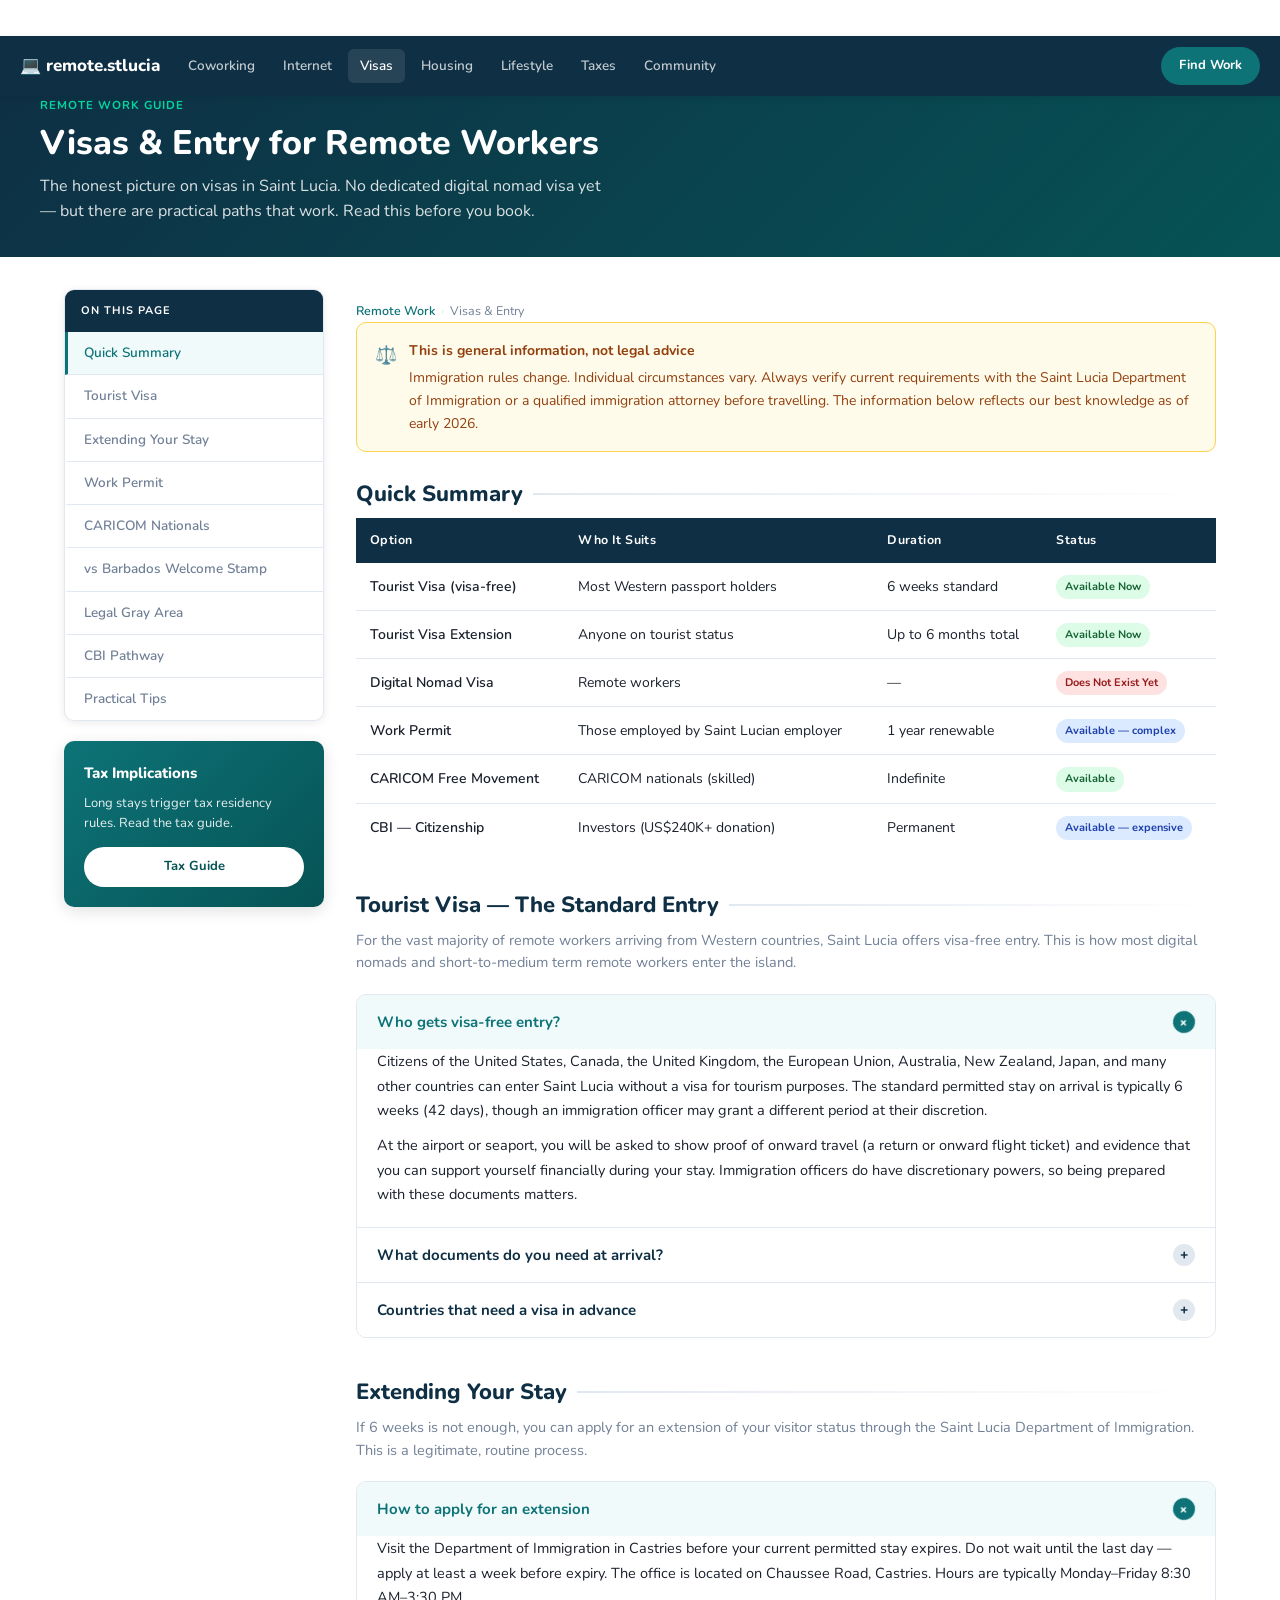
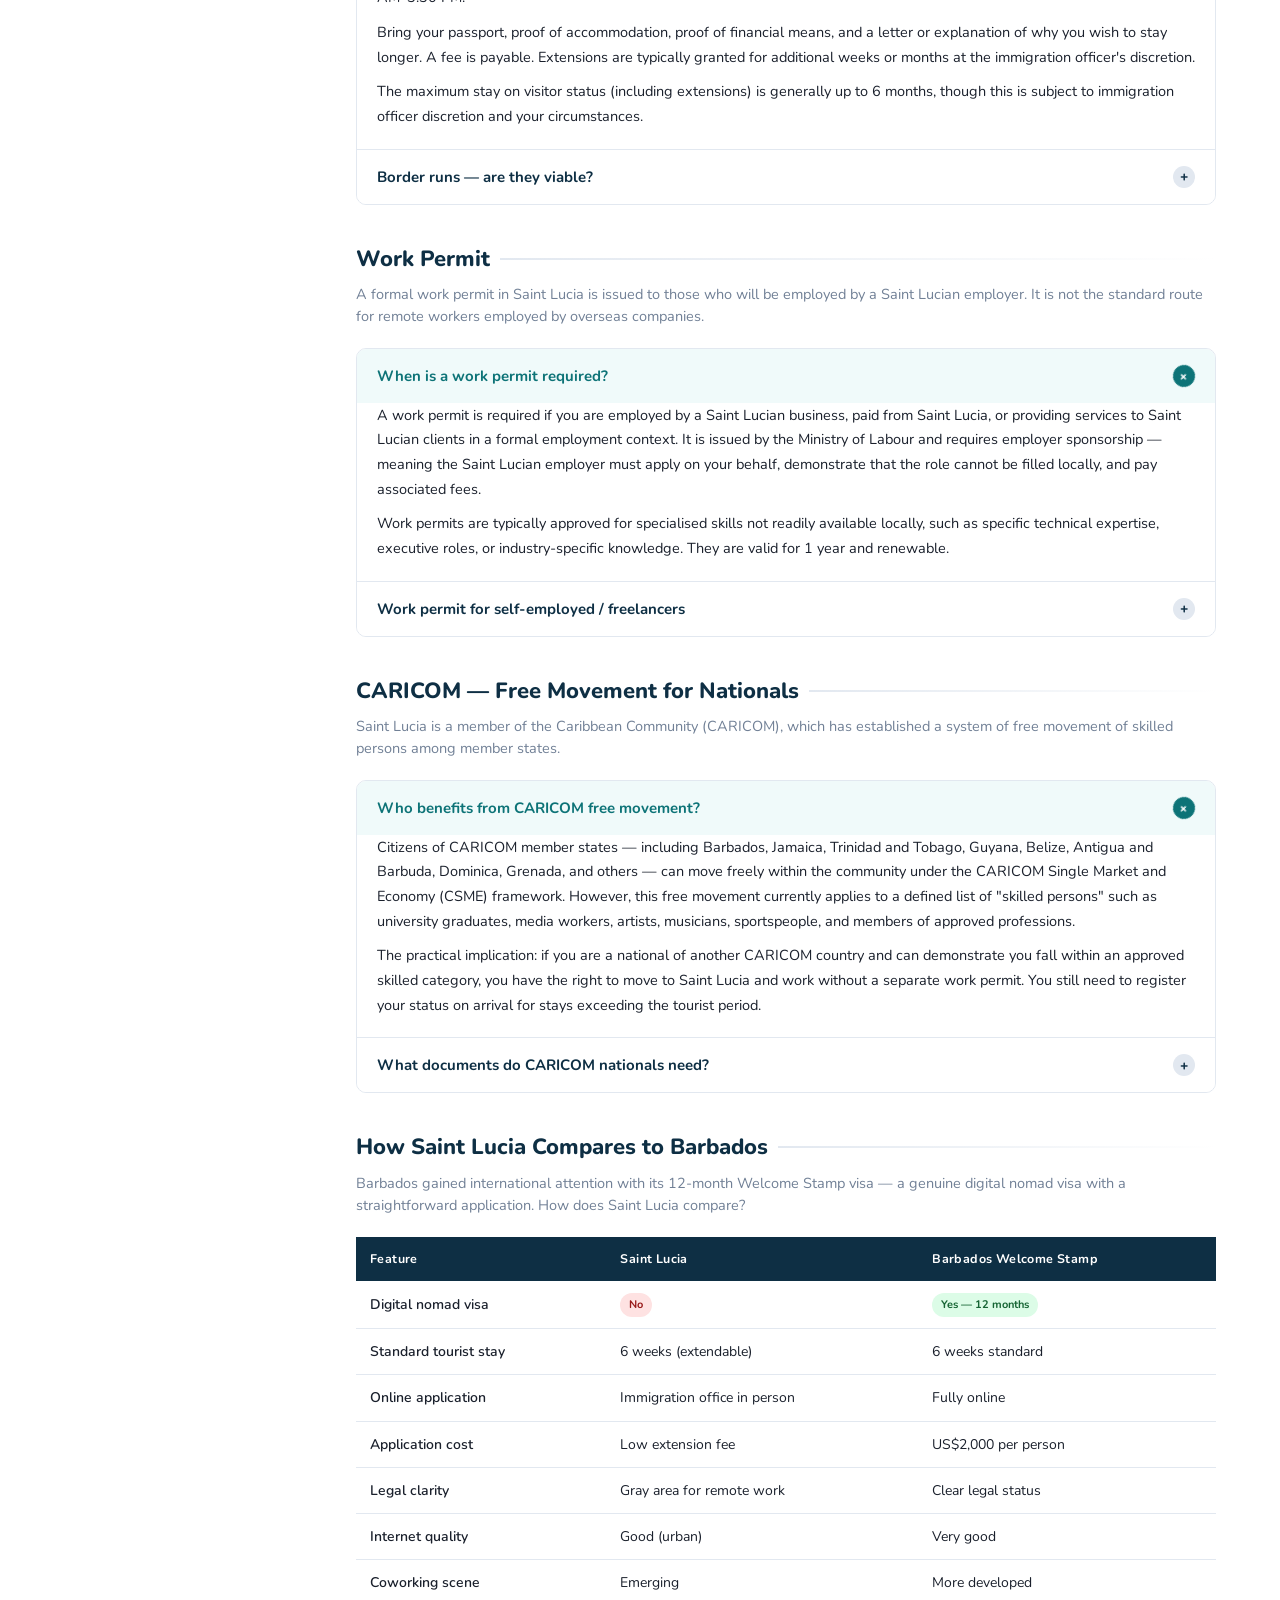
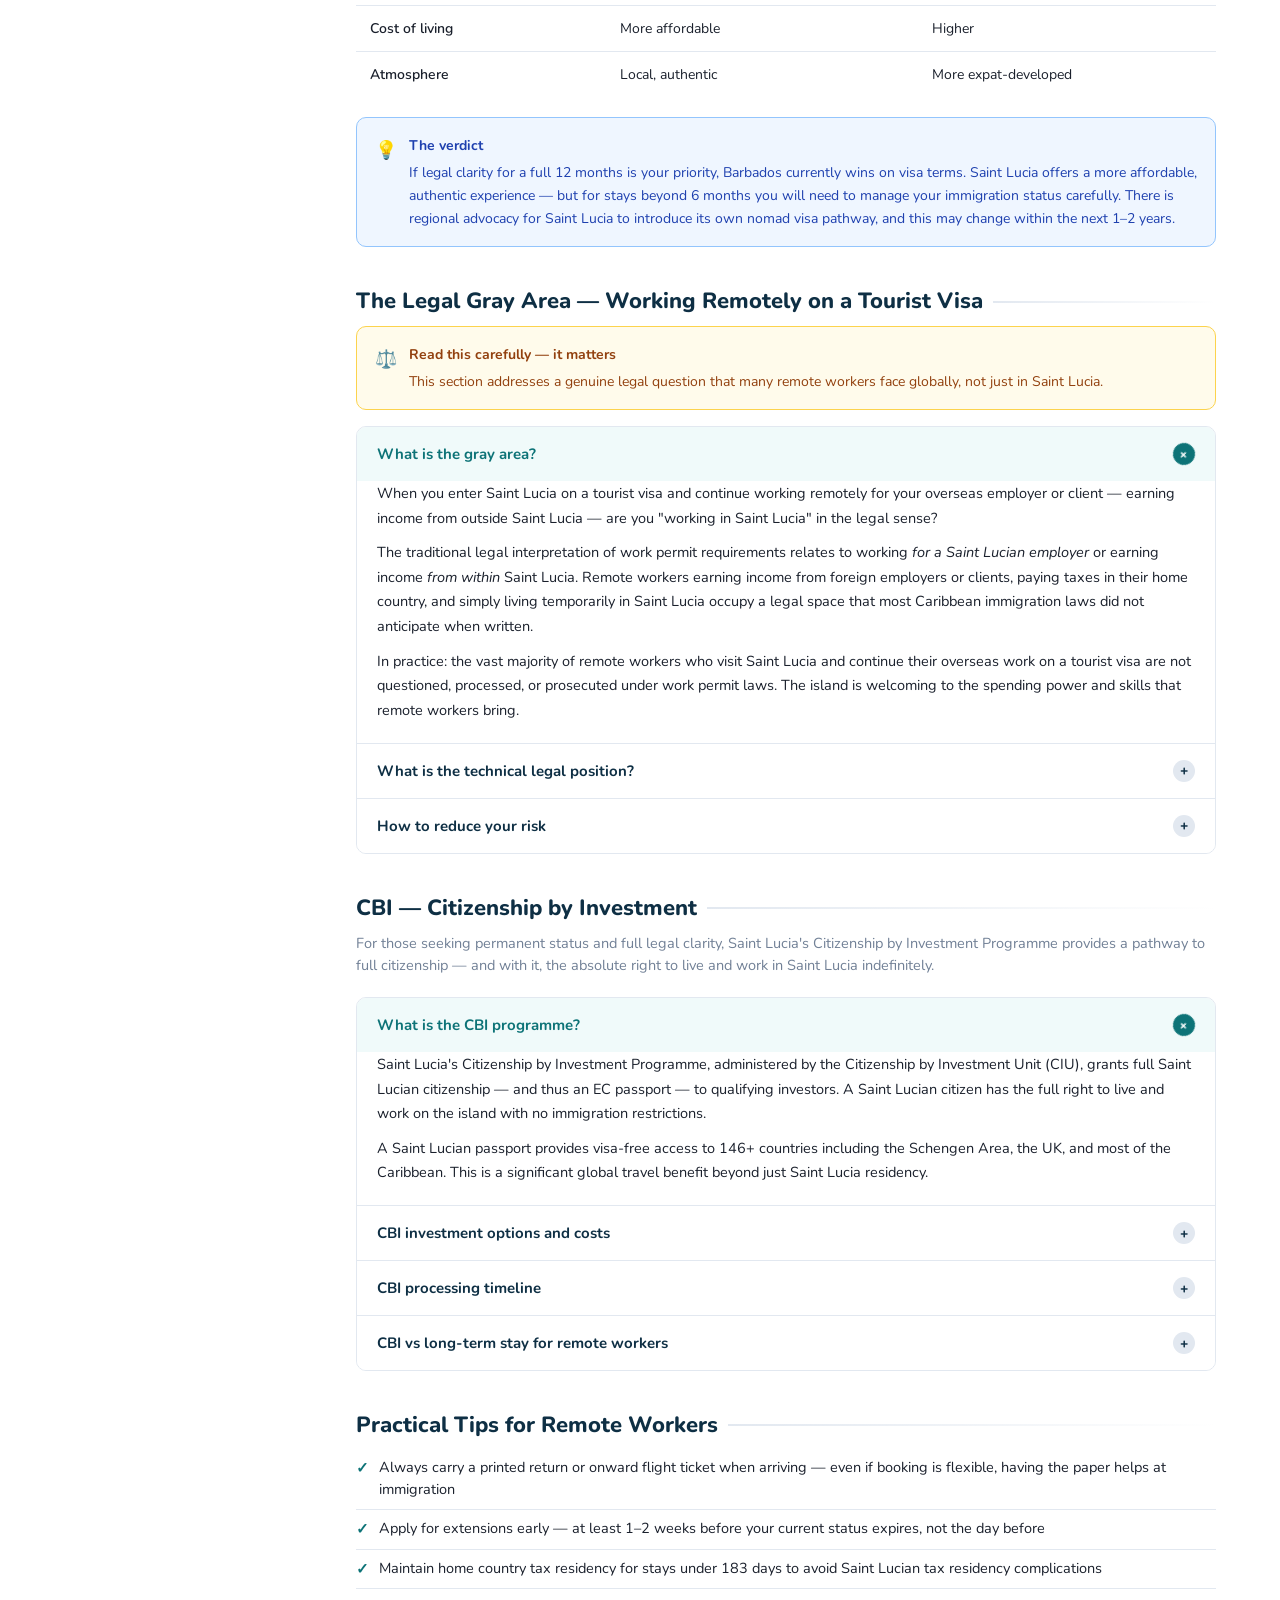
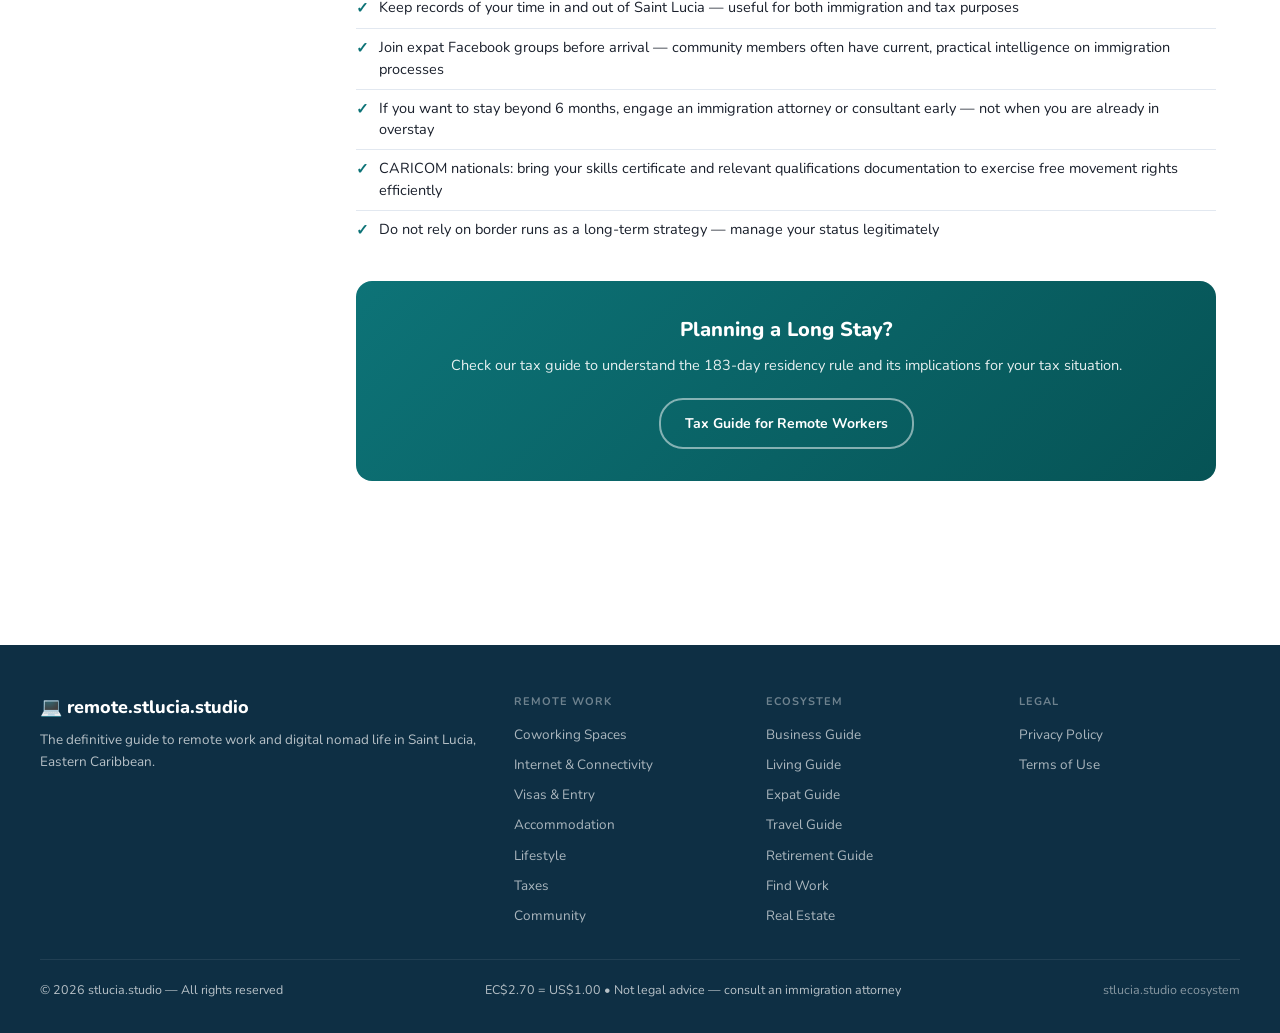
<file: nomad-visa.html>
<!DOCTYPE html>
<html lang="en">
<head>
  <meta charset="UTF-8">
  <meta name="viewport" content="width=device-width, initial-scale=1.0">
  <title>Digital Nomad Visa &amp; Entry Options for Saint Lucia 2026 — Remote Work Guide</title>
  <meta name="description" content="Visa options for remote workers and digital nomads in Saint Lucia. Tourist visa rules, extensions, CARICOM options, and the CBI pathway. Honest legal discussion.">
  <meta name="keywords" content="digital nomad visa Saint Lucia, remote work visa Caribbean, Saint Lucia tourist visa, CARICOM Saint Lucia, CBI Saint Lucia">
  <link rel="canonical" href="https://remote.stlucia.studio/nomad-visa.html">
  <meta property="og:type" content="article">
  <meta property="og:title" content="Visa &amp; Entry Options for Remote Workers in Saint Lucia 2026">
  <meta property="og:description" content="Tourist visa, extension, CARICOM, and CBI options for digital nomads in Saint Lucia. No dedicated nomad visa — here is what actually works.">
  <meta property="og:url" content="https://remote.stlucia.studio/nomad-visa.html">
  <meta property="og:site_name" content="remote.stlucia.studio">
  <meta name="twitter:card" content="summary_large_image">
  <link rel="manifest" href="manifest.json">
  <meta name="theme-color" content="#0D7377">
  <link rel="stylesheet" href="assets/css/style.css">

  <!-- Analytics: Plausible -->
  <script defer src="https://plausible.io/js/pa-XflNWC4idQfaqsnb-QjuO.js"></script>
  <script>window.plausible=window.plausible||function(){(plausible.q=plausible.q||[]).push(arguments)}</script>

  <!-- GA4 + FB Pixel (consent-gated via guide-analytics.js) -->
  <script defer src="/assets/js/guide-analytics.js"></script>
</head>
<body>

<a href="#main" class="skip-link">Skip to main content</a>

<!-- Super Nav -->

<!-- Main Nav -->
<header class="main-nav" role="banner">
  <a href="index.html" class="nav-logo">&#x1F4BB; remote.stlucia</a>
  <nav class="nav-links" aria-label="Main navigation">
    <a href="coworking.html">Coworking</a>
    <a href="internet.html">Internet</a>
    <a href="nomad-visa.html" class="active">Visas</a>
    <a href="accommodation.html">Housing</a>
    <a href="lifestyle.html">Lifestyle</a>
    <a href="taxes.html">Taxes</a>
    <a href="communities.html">Community</a>
  </nav>
  <div class="nav-cta">
    <a href="https://talent.stlucia.studio" class="btn-nav">Find Work</a>
  </div>
  <button id="hamburger" class="hamburger" aria-label="Toggle menu" aria-expanded="false">
    <span></span><span></span><span></span>
  </button>
</header>

<nav id="mobileMenu" class="mobile-menu" aria-label="Mobile navigation">
  <a href="index.html">Overview</a>
  <a href="coworking.html">Coworking Spaces</a>
  <a href="internet.html">Internet &amp; Connectivity</a>
  <a href="nomad-visa.html" class="active">Visas &amp; Entry</a>
  <a href="accommodation.html">Accommodation</a>
  <a href="lifestyle.html">Lifestyle</a>
  <a href="taxes.html">Taxes</a>
  <a href="communities.html">Community</a>
  <a href="https://talent.stlucia.studio" class="mobile-cta">Find Work in Saint Lucia</a>
</nav>

<!-- Page Hero -->
<section class="page-hero">
  <div class="page-hero__inner">
    <div class="page-hero__label">Remote Work Guide</div>
    <h1>Visas &amp; Entry for Remote Workers</h1>
    <p class="page-hero__desc">The honest picture on visas in Saint Lucia. No dedicated digital nomad visa yet — but there are practical paths that work. Read this before you book.</p>
  </div>
</section>

<main id="main">
<div class="page-wrapper">
<div class="layout">

  <!-- Sidebar -->
  <aside class="sidebar" aria-label="Page navigation">
    <div class="sidebar-sticky">
      <nav class="sidebar-nav">
        <div class="sidebar-nav__title">On This Page</div>
        <a href="#summary">Quick Summary</a>
        <a href="#tourist-visa">Tourist Visa</a>
        <a href="#extension">Extending Your Stay</a>
        <a href="#work-permit">Work Permit</a>
        <a href="#caricom">CARICOM Nationals</a>
        <a href="#vs-barbados">vs Barbados Welcome Stamp</a>
        <a href="#gray-area">Legal Gray Area</a>
        <a href="#cbi">CBI Pathway</a>
        <a href="#practical-tips">Practical Tips</a>
      </nav>
      <div class="sidebar-card">
        <h4>Tax Implications</h4>
        <p>Long stays trigger tax residency rules. Read the tax guide.</p>
        <a href="taxes.html">Tax Guide</a>
      </div>
    </div>
  </aside>

  <div class="main-content">

    <nav class="breadcrumb" aria-label="Breadcrumb">
      <a href="index.html">Remote Work</a>
      <span class="breadcrumb__sep">›</span>
      <span>Visas &amp; Entry</span>
    </nav>

    <!-- Legal disclaimer -->
    <div class="warn-box" style="margin-bottom:24px;">
      <span class="box-icon">&#9878;&#65039;</span>
      <div class="box-content">
        <strong>This is general information, not legal advice</strong>
        Immigration rules change. Individual circumstances vary. Always verify current requirements with the Saint Lucia Department of Immigration or a qualified immigration attorney before travelling. The information below reflects our best knowledge as of early 2026.
      </div>
    </div>

    <!-- Quick Summary -->
    <section class="section" id="summary">
      <h2 class="section-title">Quick Summary</h2>
      <div class="table-wrap">
        <table>
          <thead>
            <tr>
              <th>Option</th>
              <th>Who It Suits</th>
              <th>Duration</th>
              <th>Status</th>
            </tr>
          </thead>
          <tbody>
            <tr>
              <td>Tourist Visa (visa-free)</td>
              <td>Most Western passport holders</td>
              <td>6 weeks standard</td>
              <td><span class="badge badge-green">Available Now</span></td>
            </tr>
            <tr>
              <td>Tourist Visa Extension</td>
              <td>Anyone on tourist status</td>
              <td>Up to 6 months total</td>
              <td><span class="badge badge-green">Available Now</span></td>
            </tr>
            <tr>
              <td>Digital Nomad Visa</td>
              <td>Remote workers</td>
              <td>&mdash;</td>
              <td><span class="badge badge-red">Does Not Exist Yet</span></td>
            </tr>
            <tr>
              <td>Work Permit</td>
              <td>Those employed by Saint Lucian employer</td>
              <td>1 year renewable</td>
              <td><span class="badge badge-blue">Available — complex</span></td>
            </tr>
            <tr>
              <td>CARICOM Free Movement</td>
              <td>CARICOM nationals (skilled)</td>
              <td>Indefinite</td>
              <td><span class="badge badge-green">Available</span></td>
            </tr>
            <tr>
              <td>CBI — Citizenship</td>
              <td>Investors (US$240K+ donation)</td>
              <td>Permanent</td>
              <td><span class="badge badge-blue">Available — expensive</span></td>
            </tr>
          </tbody>
        </table>
      </div>
    </section>

    <!-- Tourist Visa -->
    <section class="section" id="tourist-visa">
      <h2 class="section-title">Tourist Visa — The Standard Entry</h2>
      <p class="section-sub">For the vast majority of remote workers arriving from Western countries, Saint Lucia offers visa-free entry. This is how most digital nomads and short-to-medium term remote workers enter the island.</p>

      <div class="accordion">
        <div class="accordion-item">
          <button class="accordion-trigger">
            Who gets visa-free entry?
            <span class="accordion-icon">+</span>
          </button>
          <div class="accordion-body">
            <p>Citizens of the United States, Canada, the United Kingdom, the European Union, Australia, New Zealand, Japan, and many other countries can enter Saint Lucia without a visa for tourism purposes. The standard permitted stay on arrival is typically 6 weeks (42 days), though an immigration officer may grant a different period at their discretion.</p>
            <p>At the airport or seaport, you will be asked to show proof of onward travel (a return or onward flight ticket) and evidence that you can support yourself financially during your stay. Immigration officers do have discretionary powers, so being prepared with these documents matters.</p>
          </div>
        </div>
        <div class="accordion-item">
          <button class="accordion-trigger">
            What documents do you need at arrival?
            <span class="accordion-icon">+</span>
          </button>
          <div class="accordion-body">
            <p>Requirements for smooth entry on a tourist visa:</p>
            <ul class="gap-list" style="margin-left:8px;">
              <li><strong>Valid passport</strong> — at least 6 months validity beyond your intended stay</li>
              <li><strong>Return/onward ticket</strong> — immigration may ask to see this</li>
              <li><strong>Accommodation confirmation</strong> — hotel booking, Airbnb confirmation, or invitation letter</li>
              <li><strong>Proof of funds</strong> — credit card statement, bank statement, or sufficient cash</li>
              <li><strong>Completed entry/disembarkation card</strong> — provided on the plane or at the port</li>
            </ul>
            <p>In practice, most arrivals are processed quickly and without intensive questioning. However, if you appear to be staying long-term or working remotely, be prepared to answer questions about your plans. Being honest and clear is always the right approach.</p>
          </div>
        </div>
        <div class="accordion-item">
          <button class="accordion-trigger">
            Countries that need a visa in advance
            <span class="accordion-icon">+</span>
          </button>
          <div class="accordion-body">
            <p>Some nationalities are not eligible for visa-free entry and must obtain a visa before travelling. The Saint Lucia Department of Immigration maintains the official list. Countries that typically require advance visas include several African nations, some Asian countries, and countries in the Middle East. Check the official Saint Lucia immigration website (immigration.gov.lc) for the current list for your specific nationality.</p>
            <p>CARICOM nationals generally have free movement rights throughout the region — see the CARICOM section below for details.</p>
          </div>
        </div>
      </div>
    </section>

    <!-- Extension -->
    <section class="section" id="extension">
      <h2 class="section-title">Extending Your Stay</h2>
      <p class="section-sub">If 6 weeks is not enough, you can apply for an extension of your visitor status through the Saint Lucia Department of Immigration. This is a legitimate, routine process.</p>

      <div class="accordion">
        <div class="accordion-item">
          <button class="accordion-trigger">
            How to apply for an extension
            <span class="accordion-icon">+</span>
          </button>
          <div class="accordion-body">
            <p>Visit the Department of Immigration in Castries before your current permitted stay expires. Do not wait until the last day — apply at least a week before expiry. The office is located on Chaussee Road, Castries. Hours are typically Monday–Friday 8:30 AM–3:30 PM.</p>
            <p>Bring your passport, proof of accommodation, proof of financial means, and a letter or explanation of why you wish to stay longer. A fee is payable. Extensions are typically granted for additional weeks or months at the immigration officer's discretion.</p>
            <p>The maximum stay on visitor status (including extensions) is generally up to 6 months, though this is subject to immigration officer discretion and your circumstances.</p>
          </div>
        </div>
        <div class="accordion-item">
          <button class="accordion-trigger">
            Border runs — are they viable?
            <span class="accordion-icon">+</span>
          </button>
          <div class="accordion-body">
            <p>Some long-term nomads cycle between Saint Lucia and neighbouring islands (Martinique, Barbados, Saint Vincent) to reset their visitor permit. This can work in practice, but it is not a guaranteed strategy and carries risk. Immigration officers may question frequent entries and exits, and patterns of "visa running" can result in refused entry.</p>
            <p>If you intend to stay longer than 6 months, address the situation properly through legal channels — an extension application, a longer-term permit, or a change of immigration status — rather than relying on border runs. Overstaying your permitted period is a serious matter that can affect future travel.</p>
          </div>
        </div>
      </div>
    </section>

    <!-- Work Permit -->
    <section class="section" id="work-permit">
      <h2 class="section-title">Work Permit</h2>
      <p class="section-sub">A formal work permit in Saint Lucia is issued to those who will be employed by a Saint Lucian employer. It is not the standard route for remote workers employed by overseas companies.</p>

      <div class="accordion">
        <div class="accordion-item">
          <button class="accordion-trigger">
            When is a work permit required?
            <span class="accordion-icon">+</span>
          </button>
          <div class="accordion-body">
            <p>A work permit is required if you are employed by a Saint Lucian business, paid from Saint Lucia, or providing services to Saint Lucian clients in a formal employment context. It is issued by the Ministry of Labour and requires employer sponsorship — meaning the Saint Lucian employer must apply on your behalf, demonstrate that the role cannot be filled locally, and pay associated fees.</p>
            <p>Work permits are typically approved for specialised skills not readily available locally, such as specific technical expertise, executive roles, or industry-specific knowledge. They are valid for 1 year and renewable.</p>
          </div>
        </div>
        <div class="accordion-item">
          <button class="accordion-trigger">
            Work permit for self-employed / freelancers
            <span class="accordion-icon">+</span>
          </button>
          <div class="accordion-body">
            <p>Self-employed foreign nationals or those running a business in Saint Lucia typically need to establish a business entity in Saint Lucia (a company or sole trader registration) and then obtain a self-employment permit. This is a more complex process that involves business registration with the Registrar of Companies, business tax registration with the Inland Revenue Division, and immigration status adjustment.</p>
            <p>If you are seriously considering working in this manner in Saint Lucia, engage a local attorney or business registration agent who can guide you through the current requirements. The process is manageable but requires proper setup.</p>
          </div>
        </div>
      </div>
    </section>

    <!-- CARICOM -->
    <section class="section" id="caricom">
      <h2 class="section-title">CARICOM — Free Movement for Nationals</h2>
      <p class="section-sub">Saint Lucia is a member of the Caribbean Community (CARICOM), which has established a system of free movement of skilled persons among member states.</p>

      <div class="accordion">
        <div class="accordion-item">
          <button class="accordion-trigger">
            Who benefits from CARICOM free movement?
            <span class="accordion-icon">+</span>
          </button>
          <div class="accordion-body">
            <p>Citizens of CARICOM member states — including Barbados, Jamaica, Trinidad and Tobago, Guyana, Belize, Antigua and Barbuda, Dominica, Grenada, and others — can move freely within the community under the CARICOM Single Market and Economy (CSME) framework. However, this free movement currently applies to a defined list of "skilled persons" such as university graduates, media workers, artists, musicians, sportspeople, and members of approved professions.</p>
            <p>The practical implication: if you are a national of another CARICOM country and can demonstrate you fall within an approved skilled category, you have the right to move to Saint Lucia and work without a separate work permit. You still need to register your status on arrival for stays exceeding the tourist period.</p>
          </div>
        </div>
        <div class="accordion-item">
          <button class="accordion-trigger">
            What documents do CARICOM nationals need?
            <span class="accordion-icon">+</span>
          </button>
          <div class="accordion-body">
            <p>CARICOM nationals seeking to exercise free movement rights typically need: a valid CARICOM passport or national ID (depending on the specific arrangement), a CARICOM Skills Certificate (for the skilled persons category), and evidence of their qualification or skills. Upon arrival in Saint Lucia, they should be processed under the CARICOM free movement provisions.</p>
            <p>Contact the CARICOM Secretariat or the Saint Lucia Department of Immigration for specific documentation requirements, as these can be updated.</p>
          </div>
        </div>
      </div>
    </section>

    <!-- vs Barbados -->
    <section class="section" id="vs-barbados">
      <h2 class="section-title">How Saint Lucia Compares to Barbados</h2>
      <p class="section-sub">Barbados gained international attention with its 12-month Welcome Stamp visa — a genuine digital nomad visa with a straightforward application. How does Saint Lucia compare?</p>

      <div class="table-wrap">
        <table>
          <thead>
            <tr>
              <th>Feature</th>
              <th>Saint Lucia</th>
              <th>Barbados Welcome Stamp</th>
            </tr>
          </thead>
          <tbody>
            <tr>
              <td>Digital nomad visa</td>
              <td><span class="badge badge-red">No</span></td>
              <td><span class="badge badge-green">Yes — 12 months</span></td>
            </tr>
            <tr>
              <td>Standard tourist stay</td>
              <td>6 weeks (extendable)</td>
              <td>6 weeks standard</td>
            </tr>
            <tr>
              <td>Online application</td>
              <td>Immigration office in person</td>
              <td>Fully online</td>
            </tr>
            <tr>
              <td>Application cost</td>
              <td>Low extension fee</td>
              <td>US$2,000 per person</td>
            </tr>
            <tr>
              <td>Legal clarity</td>
              <td>Gray area for remote work</td>
              <td>Clear legal status</td>
            </tr>
            <tr>
              <td>Internet quality</td>
              <td>Good (urban)</td>
              <td>Very good</td>
            </tr>
            <tr>
              <td>Coworking scene</td>
              <td>Emerging</td>
              <td>More developed</td>
            </tr>
            <tr>
              <td>Cost of living</td>
              <td>More affordable</td>
              <td>Higher</td>
            </tr>
            <tr>
              <td>Atmosphere</td>
              <td>Local, authentic</td>
              <td>More expat-developed</td>
            </tr>
          </tbody>
        </table>
      </div>

      <div class="info-box">
        <span class="box-icon">&#128161;</span>
        <div class="box-content">
          <strong>The verdict</strong>
          If legal clarity for a full 12 months is your priority, Barbados currently wins on visa terms. Saint Lucia offers a more affordable, authentic experience — but for stays beyond 6 months you will need to manage your immigration status carefully. There is regional advocacy for Saint Lucia to introduce its own nomad visa pathway, and this may change within the next 1–2 years.
        </div>
      </div>
    </section>

    <!-- Gray Area -->
    <section class="section" id="gray-area">
      <h2 class="section-title">The Legal Gray Area — Working Remotely on a Tourist Visa</h2>

      <div class="warn-box">
        <span class="box-icon">&#9878;&#65039;</span>
        <div class="box-content">
          <strong>Read this carefully — it matters</strong>
          This section addresses a genuine legal question that many remote workers face globally, not just in Saint Lucia.
        </div>
      </div>

      <div class="accordion">
        <div class="accordion-item">
          <button class="accordion-trigger">
            What is the gray area?
            <span class="accordion-icon">+</span>
          </button>
          <div class="accordion-body">
            <p>When you enter Saint Lucia on a tourist visa and continue working remotely for your overseas employer or client — earning income from outside Saint Lucia — are you "working in Saint Lucia" in the legal sense?</p>
            <p>The traditional legal interpretation of work permit requirements relates to working <em>for a Saint Lucian employer</em> or earning income <em>from within</em> Saint Lucia. Remote workers earning income from foreign employers or clients, paying taxes in their home country, and simply living temporarily in Saint Lucia occupy a legal space that most Caribbean immigration laws did not anticipate when written.</p>
            <p>In practice: the vast majority of remote workers who visit Saint Lucia and continue their overseas work on a tourist visa are not questioned, processed, or prosecuted under work permit laws. The island is welcoming to the spending power and skills that remote workers bring.</p>
          </div>
        </div>
        <div class="accordion-item">
          <button class="accordion-trigger">
            What is the technical legal position?
            <span class="accordion-icon">+</span>
          </button>
          <div class="accordion-body">
            <p>Technically, Saint Lucia's immigration law requires a work permit for any "gainful occupation" conducted in Saint Lucia. The strict reading of this could extend to remote work performed on Saint Lucian soil, even for overseas employers. However, this provision has not been enforced against remote workers in any documented way, and local immigration policy appears to tacitly accept the modern reality of location-independent work.</p>
            <p>This is the same ambiguity that exists in many countries globally — including some in Europe and Asia — that have not yet enacted specific digital nomad visa frameworks. It does not mean the risk is zero; it means the risk is currently low and unenforced.</p>
          </div>
        </div>
        <div class="accordion-item">
          <button class="accordion-trigger">
            How to reduce your risk
            <span class="accordion-icon">+</span>
          </button>
          <div class="accordion-body">
            <p>Practical steps that reduce any ambiguity about your status:</p>
            <ul class="gap-list" style="margin-left:8px;">
              <li><strong>Stay within your permitted period</strong> — do not overstay your visa or extension</li>
              <li><strong>Maintain your home-country tax residency</strong> — continue filing taxes properly in your home country, especially for stays under 183 days</li>
              <li><strong>Do not take Saint Lucian clients</strong> — earning from local clients puts you firmly in the work permit territory</li>
              <li><strong>Do not take local employment</strong> — working for a Saint Lucian employer without a permit is clearly illegal</li>
              <li><strong>Be honest with immigration</strong> — if asked, saying you work remotely for a foreign employer is accurate and not designed to evade any rule</li>
              <li><strong>Consult an immigration attorney</strong> — for stays beyond 3 months, legal advice is worth the cost</li>
            </ul>
          </div>
        </div>
      </div>
    </section>

    <!-- CBI -->
    <section class="section" id="cbi">
      <h2 class="section-title">CBI — Citizenship by Investment</h2>
      <p class="section-sub">For those seeking permanent status and full legal clarity, Saint Lucia's Citizenship by Investment Programme provides a pathway to full citizenship — and with it, the absolute right to live and work in Saint Lucia indefinitely.</p>

      <div class="accordion">
        <div class="accordion-item">
          <button class="accordion-trigger">
            What is the CBI programme?
            <span class="accordion-icon">+</span>
          </button>
          <div class="accordion-body">
            <p>Saint Lucia's Citizenship by Investment Programme, administered by the Citizenship by Investment Unit (CIU), grants full Saint Lucian citizenship — and thus an EC passport — to qualifying investors. A Saint Lucian citizen has the full right to live and work on the island with no immigration restrictions.</p>
            <p>A Saint Lucian passport provides visa-free access to 146+ countries including the Schengen Area, the UK, and most of the Caribbean. This is a significant global travel benefit beyond just Saint Lucia residency.</p>
          </div>
        </div>
        <div class="accordion-item">
          <button class="accordion-trigger">
            CBI investment options and costs
            <span class="accordion-icon">+</span>
          </button>
          <div class="accordion-body">
            <p>There are four primary CBI investment options. Costs shown are for a single applicant:</p>
            <ul class="gap-list" style="margin-left:8px;">
              <li><strong>National Economic Fund (donation):</strong> US$240,000 minimum non-refundable donation</li>
              <li><strong>Real estate (shared):</strong> Minimum US$200,000 in an approved project (shared ownership, must hold for 5 years)</li>
              <li><strong>Real estate (sole ownership):</strong> Minimum US$300,000 in an approved project (must hold for 5 years)</li>
              <li><strong>Enterprise project:</strong> Minimum US$3.5 million investment in an approved enterprise project</li>
              <li><strong>Government bonds:</strong> Minimum US$300,000 (5-year hold, no return)</li>
            </ul>
            <p>Processing fees, due diligence fees, and government fees are charged on top of the investment minimums. The total cost for a single applicant via the donation route is typically around US$265,000–285,000 all-in. For family applications, dependent fees apply.</p>
          </div>
        </div>
        <div class="accordion-item">
          <button class="accordion-trigger">
            CBI processing timeline
            <span class="accordion-icon">+</span>
          </button>
          <div class="accordion-body">
            <p>Saint Lucia's CBI programme is known for relatively efficient processing. Timeline from application to approval is typically 3–6 months for straightforward applications. The CIU commits to processing standard applications within 90 days of receiving all required documentation.</p>
            <p>Applicants are not required to visit Saint Lucia during the application process, though due diligence interviews may be arranged. Once approved, citizens are invited to attend a brief ceremony in Saint Lucia to receive their certificate of citizenship and passport.</p>
          </div>
        </div>
        <div class="accordion-item">
          <button class="accordion-trigger">
            CBI vs long-term stay for remote workers
            <span class="accordion-icon">+</span>
          </button>
          <div class="accordion-body">
            <p>The CBI programme is designed for investors, not primarily for remote workers. If your goal is simply to live and work in Saint Lucia for 1–2 years while remaining employed abroad, the cost of CBI citizenship is disproportionate. CBI makes sense if you: want permanent status, seek a second passport for global travel, plan to invest in Saint Lucian real estate or business anyway, or have the capital and want the legal certainty.</p>
            <p>For most remote workers, managing tourist visa status carefully (staying under 6 months, avoiding local employment) is the practical path. CBI is the premium option for those with the means and long-term commitment to Saint Lucia.</p>
          </div>
        </div>
      </div>
    </section>

    <!-- Practical Tips -->
    <section class="section" id="practical-tips">
      <h2 class="section-title">Practical Tips for Remote Workers</h2>

      <ul class="feature-list">
        <li>Always carry a printed return or onward flight ticket when arriving — even if booking is flexible, having the paper helps at immigration</li>
        <li>Apply for extensions early — at least 1–2 weeks before your current status expires, not the day before</li>
        <li>Maintain home country tax residency for stays under 183 days to avoid Saint Lucian tax residency complications</li>
        <li>Keep records of your time in and out of Saint Lucia — useful for both immigration and tax purposes</li>
        <li>Join expat Facebook groups before arrival — community members often have current, practical intelligence on immigration processes</li>
        <li>If you want to stay beyond 6 months, engage an immigration attorney or consultant early — not when you are already in overstay</li>
        <li>CARICOM nationals: bring your skills certificate and relevant qualifications documentation to exercise free movement rights efficiently</li>
        <li>Do not rely on border runs as a long-term strategy — manage your status legitimately</li>
      </ul>

      <div class="cta-banner">
        <h3>Planning a Long Stay?</h3>
        <p>Check our tax guide to understand the 183-day residency rule and its implications for your tax situation.</p>
        <a href="taxes.html" class="btn btn-outline">Tax Guide for Remote Workers</a>
      </div>
    </section>

  </div>
</div>
</div>
</main>

<!-- Footer -->
<footer class="footer" role="contentinfo">
  <div class="footer__inner">
    <div>
      <div class="footer__brand">
        <div class="footer__brand-name">&#x1F4BB; remote.stlucia.studio</div>
        <p class="footer__brand-desc">The definitive guide to remote work and digital nomad life in Saint Lucia, Eastern Caribbean.</p>
      </div>
    </div>
    <div>
      <div class="footer__section-title">Remote Work</div>
      <div class="footer__links">
        <a href="coworking.html">Coworking Spaces</a>
        <a href="internet.html">Internet &amp; Connectivity</a>
        <a href="nomad-visa.html">Visas &amp; Entry</a>
        <a href="accommodation.html">Accommodation</a>
        <a href="lifestyle.html">Lifestyle</a>
        <a href="taxes.html">Taxes</a>
        <a href="communities.html">Community</a>
      </div>
    </div>
    <div>
      <div class="footer__section-title">Ecosystem</div>
      <div class="footer__links">
        <a href="https://stlucia.studio">Business Guide</a>
        <a href="https://living.stlucia.studio">Living Guide</a>
        <a href="https://expat.stlucia.studio">Expat Guide</a>
        <a href="https://visit.stlucia.studio">Travel Guide</a>
        <a href="https://retire.stlucia.studio">Retirement Guide</a>
        <a href="https://talent.stlucia.studio">Find Work</a>
        <a href="https://homes.stlucia.studio">Real Estate</a>
      </div>
    </div>
    <div>
      <div class="footer__section-title">Legal</div>
      <div class="footer__links">
        <a href="privacy.html">Privacy Policy</a>
        <a href="terms.html">Terms of Use</a>
      </div>
    </div>
  </div>
  <div class="footer__bottom">
    <span>&copy; 2026 stlucia.studio &mdash; All rights reserved</span>
    <span>EC$2.70 = US$1.00 &bull; Not legal advice — consult an immigration attorney</span>
    <span><a href="https://stlucia.studio">stlucia.studio ecosystem</a></span>
  </div>
</footer>

<script src="assets/js/app.js"></script>
<script src="/assets/js/guide-analytics.js" defer></script>
</body>
</html>
</file>
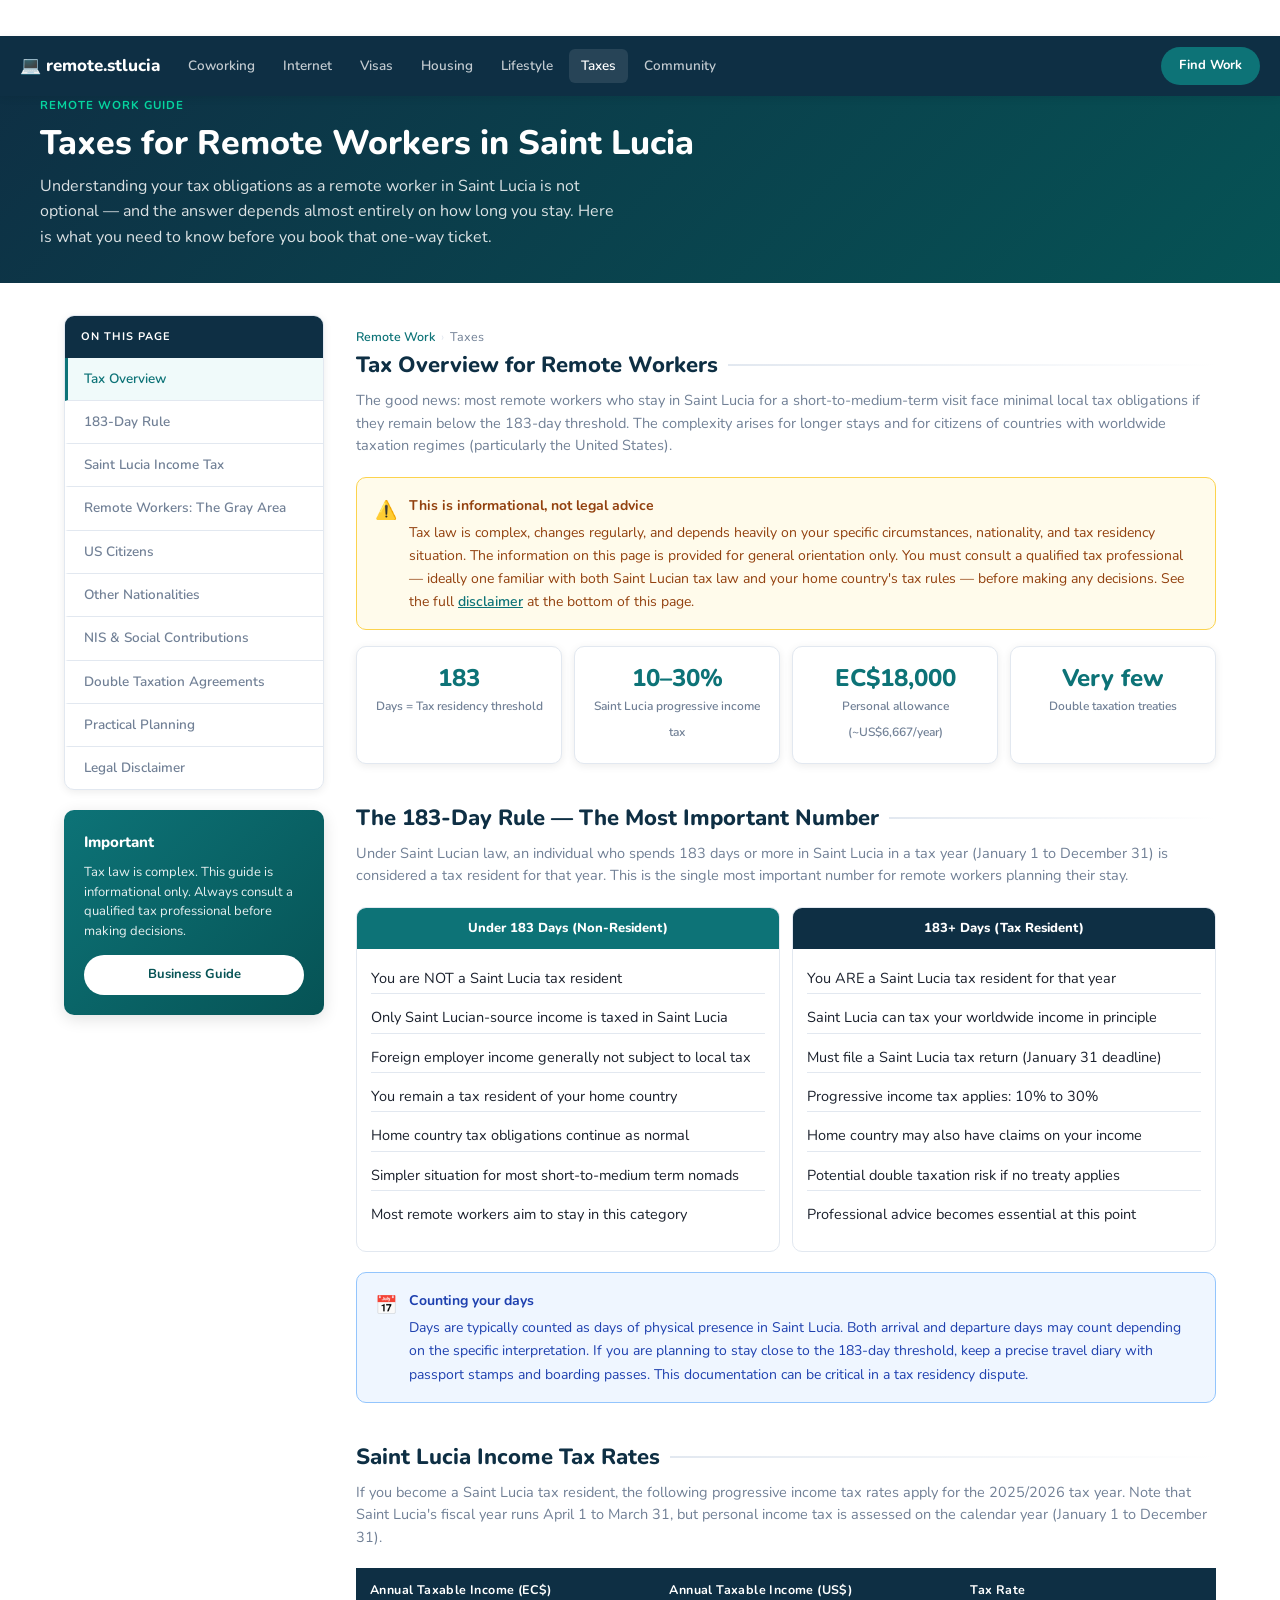
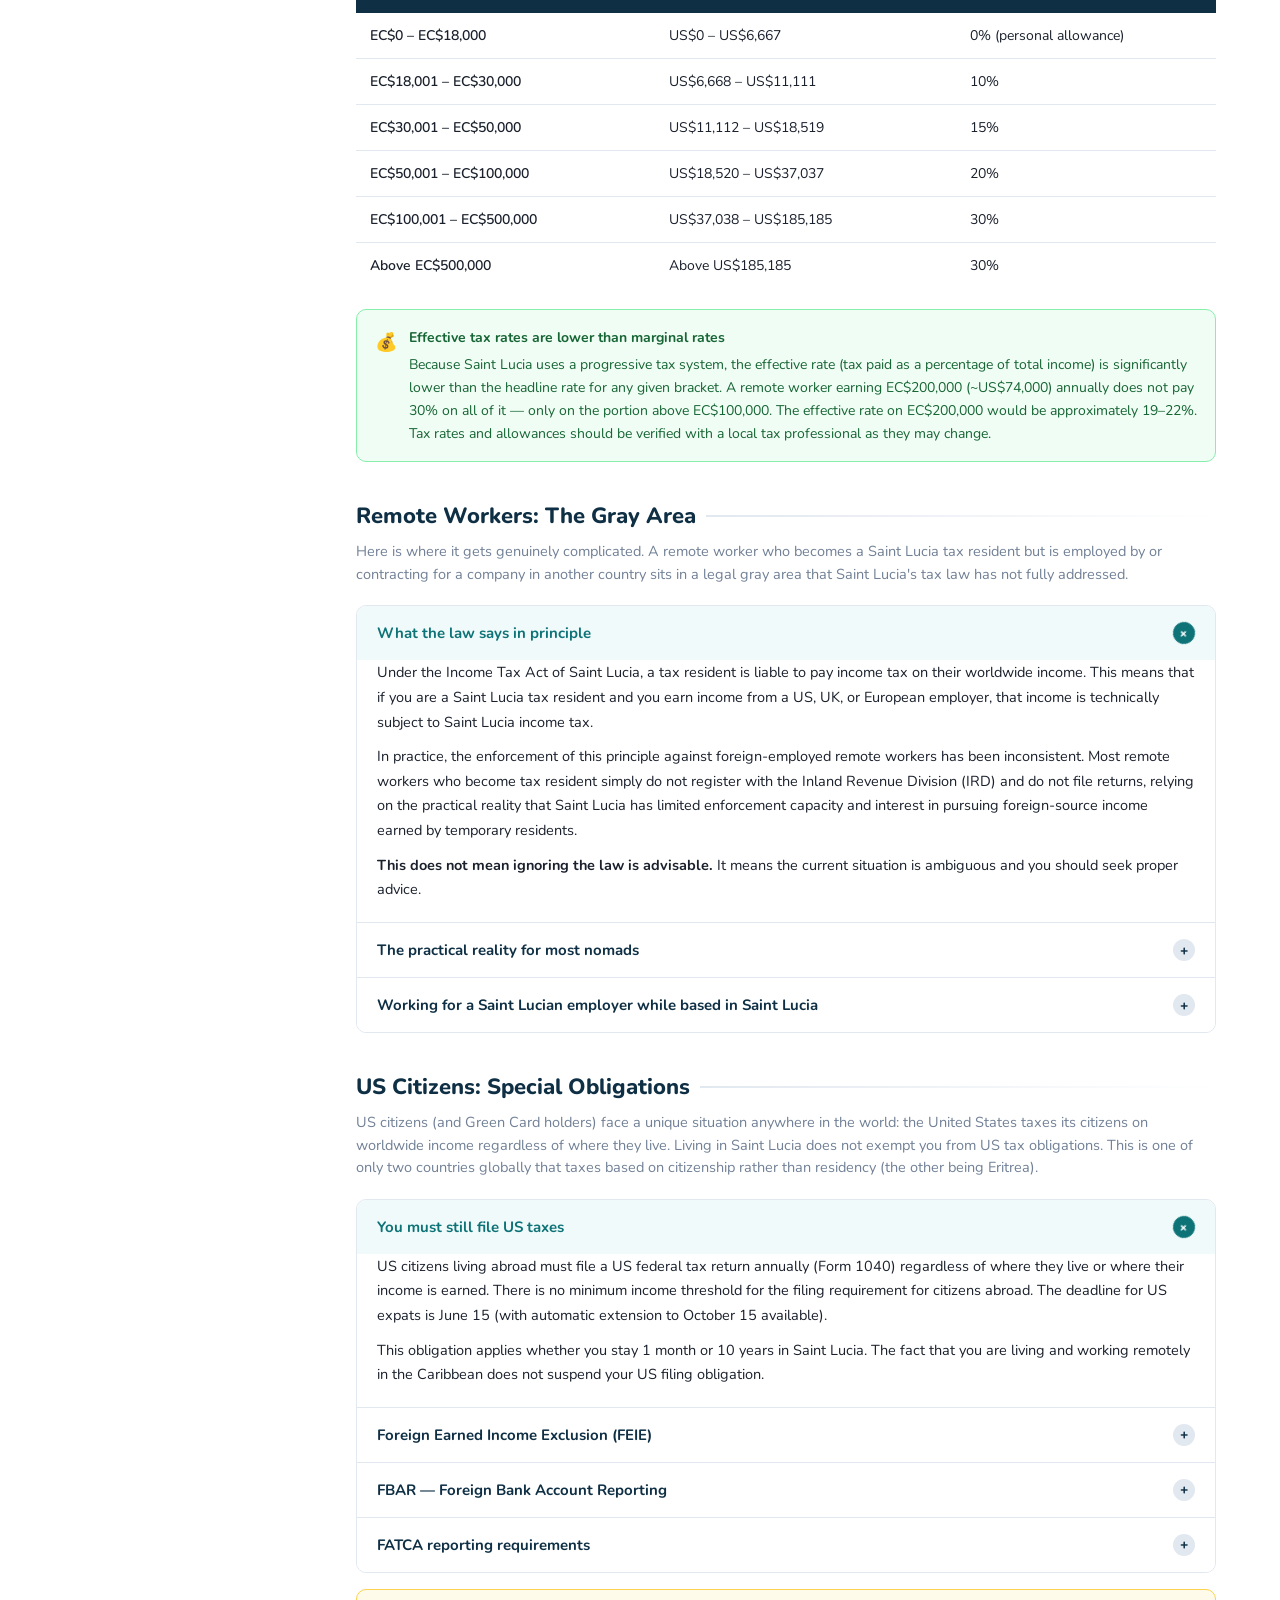
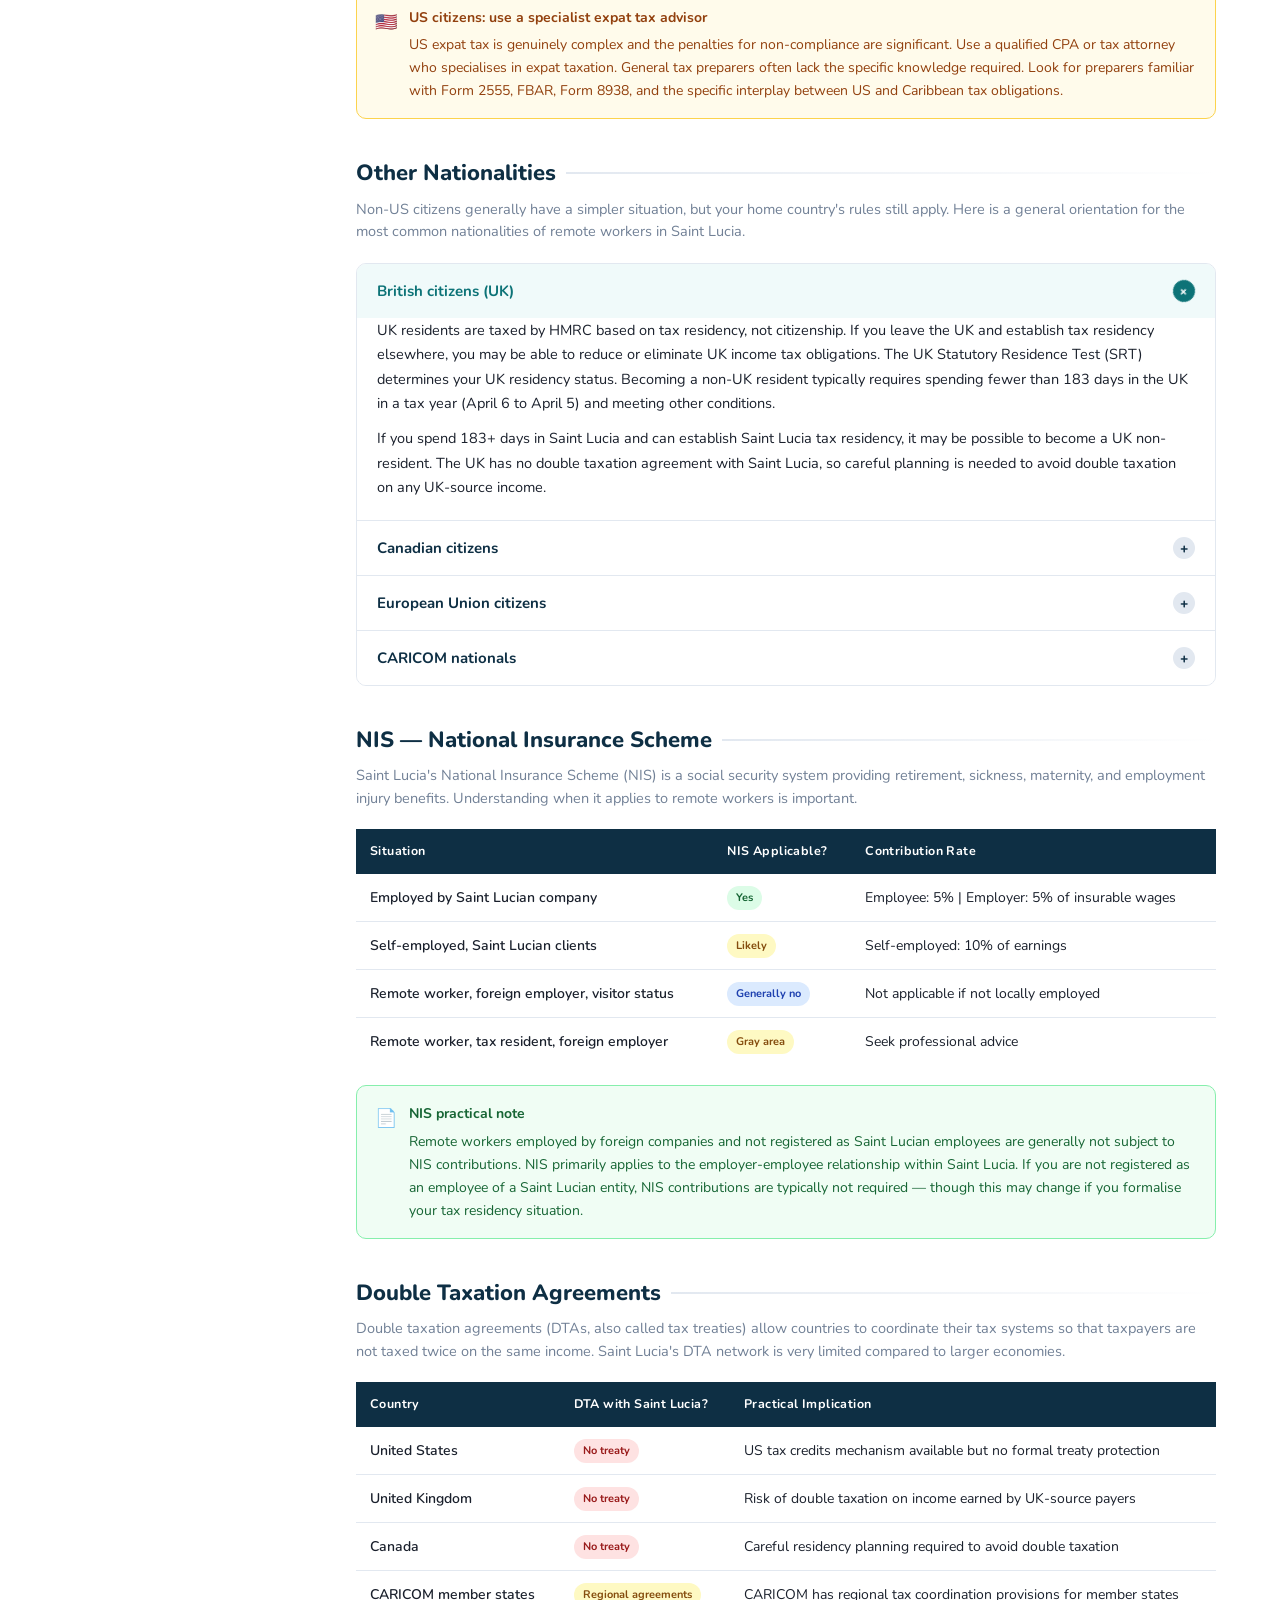
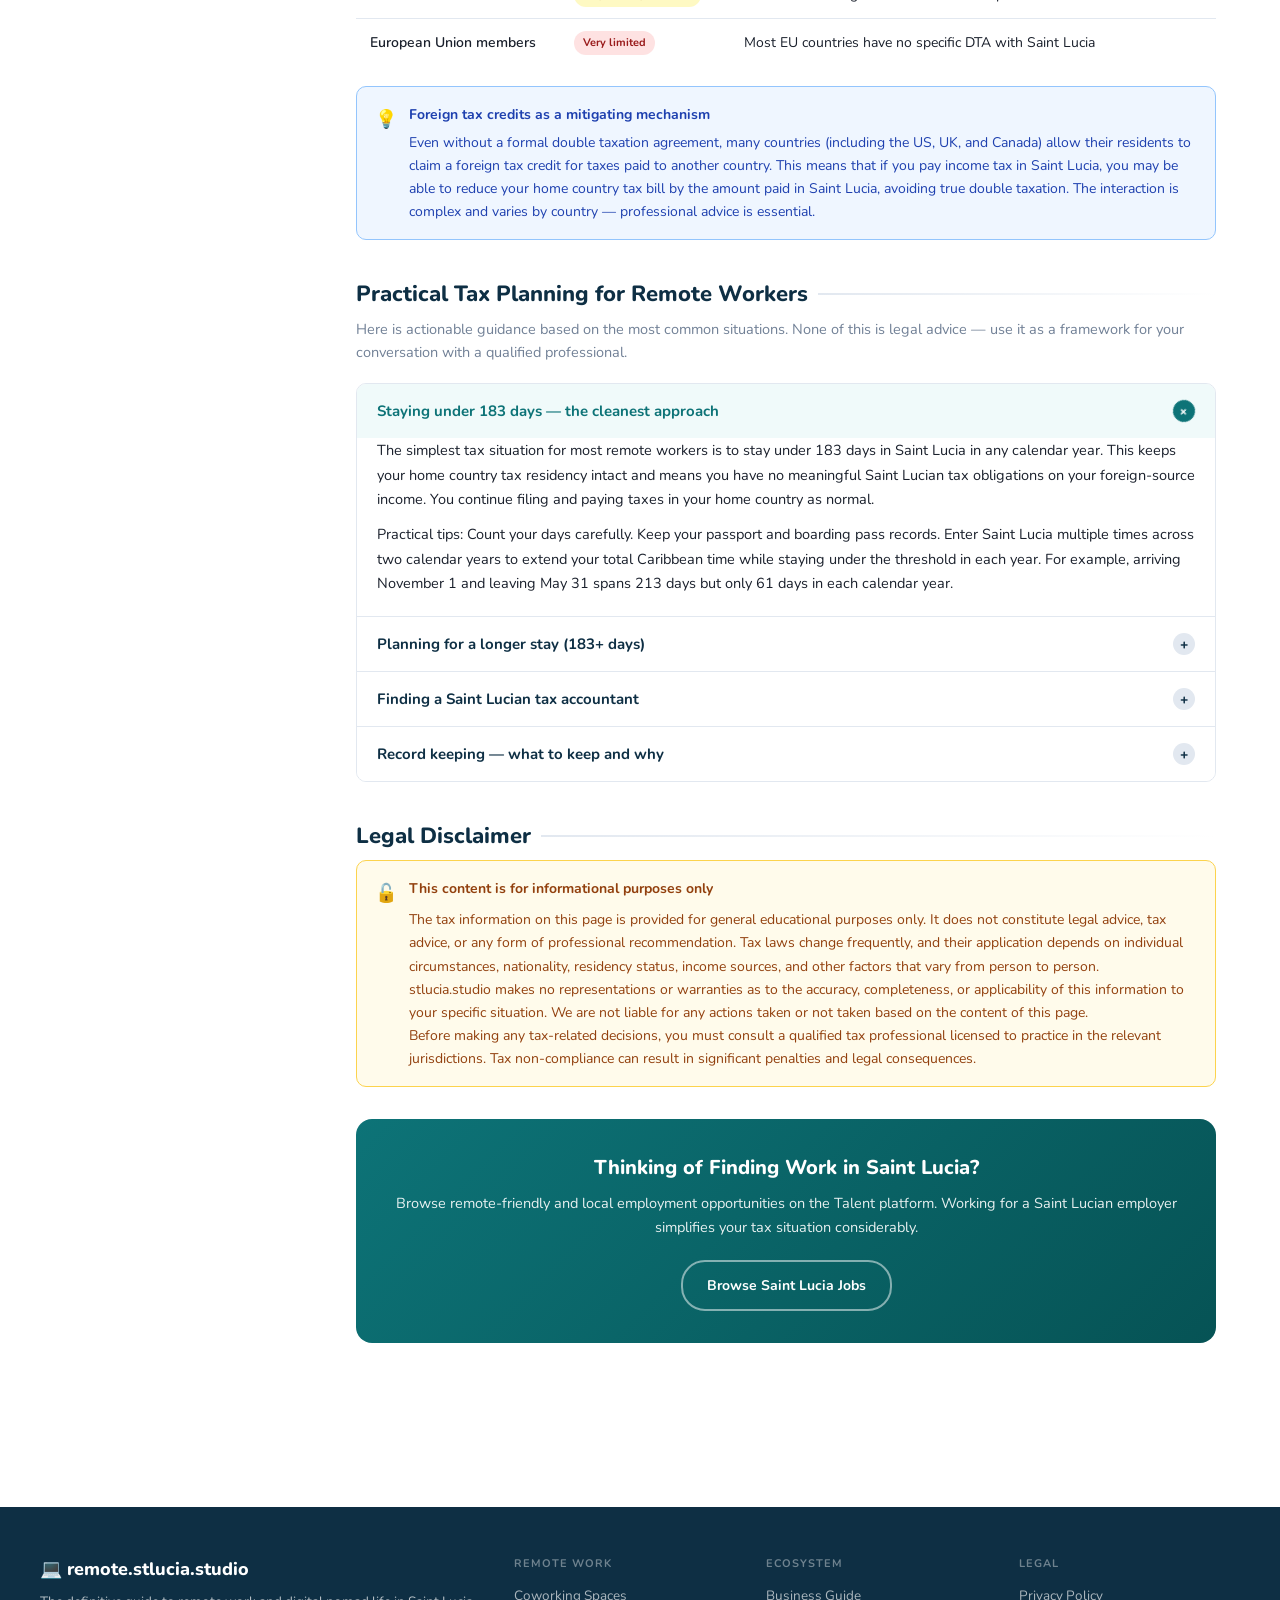
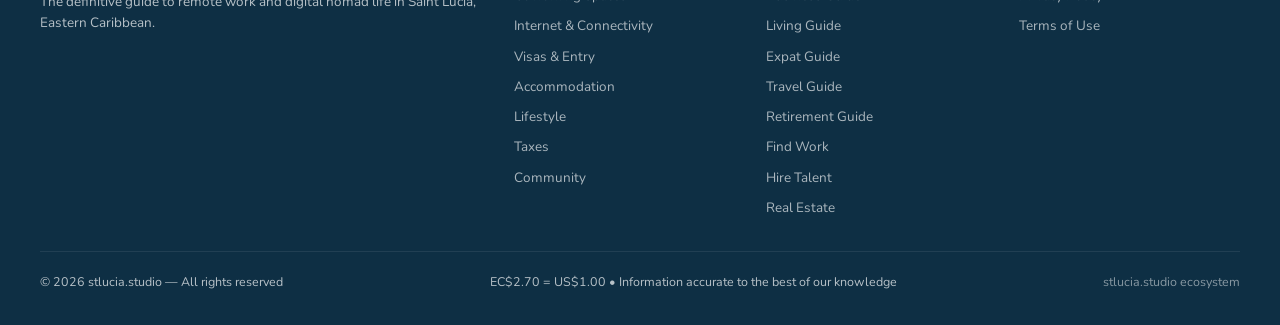
<file: taxes.html>
<!DOCTYPE html>
<html lang="en">
<head>
  <meta charset="UTF-8">
  <meta name="viewport" content="width=device-width, initial-scale=1.0">
  <title>Tax Guide for Remote Workers in Saint Lucia &mdash; 183-Day Rule, Residency &amp; Obligations 2026</title>
  <meta name="description" content="Tax implications for remote workers and digital nomads living in Saint Lucia. The 183-day residency rule, income tax rates, US citizen obligations, double taxation, and practical planning advice.">
  <meta name="keywords" content="tax remote worker Saint Lucia, digital nomad tax Caribbean, Saint Lucia income tax, 183 day rule Saint Lucia, expat tax obligations Saint Lucia 2026">
  <link rel="canonical" href="https://remote.stlucia.studio/taxes.html">
  <meta property="og:type" content="article">
  <meta property="og:title" content="Tax Guide for Remote Workers in Saint Lucia 2026">
  <meta property="og:description" content="The 183-day rule, Saint Lucia income tax rates, US citizen obligations, and practical tax planning for digital nomads in Saint Lucia.">
  <meta property="og:url" content="https://remote.stlucia.studio/taxes.html">
  <meta property="og:site_name" content="remote.stlucia.studio">
  <meta name="twitter:card" content="summary_large_image">
  <link rel="manifest" href="manifest.json">
  <meta name="theme-color" content="#0D7377">
  <link rel="stylesheet" href="assets/css/style.css">

  <!-- Analytics: Plausible -->
  <script defer src="https://plausible.io/js/pa-XflNWC4idQfaqsnb-QjuO.js"></script>
  <script>window.plausible=window.plausible||function(){(plausible.q=plausible.q||[]).push(arguments)}</script>

  <!-- GA4 + FB Pixel (consent-gated via guide-analytics.js) -->
  <script defer src="/assets/js/guide-analytics.js"></script>
</head>
<body>

<a href="#main" class="skip-link">Skip to main content</a>

<!-- Super Nav -->

<!-- Main Nav -->
<header class="main-nav" role="banner">
  <a href="index.html" class="nav-logo">&#x1F4BB; remote.stlucia</a>
  <nav class="nav-links" aria-label="Main navigation">
    <a href="coworking.html">Coworking</a>
    <a href="internet.html">Internet</a>
    <a href="nomad-visa.html">Visas</a>
    <a href="accommodation.html">Housing</a>
    <a href="lifestyle.html">Lifestyle</a>
    <a href="taxes.html" class="active">Taxes</a>
    <a href="communities.html">Community</a>
  </nav>
  <div class="nav-cta">
    <a href="https://talent.stlucia.studio" class="btn-nav">Find Work</a>
  </div>
  <button id="hamburger" class="hamburger" aria-label="Toggle menu" aria-expanded="false">
    <span></span><span></span><span></span>
  </button>
</header>

<!-- Mobile Menu -->
<nav id="mobileMenu" class="mobile-menu" aria-label="Mobile navigation">
  <a href="index.html">Overview</a>
  <a href="coworking.html">Coworking Spaces</a>
  <a href="internet.html">Internet &amp; Connectivity</a>
  <a href="nomad-visa.html">Visas &amp; Entry</a>
  <a href="accommodation.html">Accommodation</a>
  <a href="lifestyle.html">Lifestyle</a>
  <a href="taxes.html" class="active">Taxes</a>
  <a href="communities.html">Community</a>
  <a href="https://talent.stlucia.studio" class="mobile-cta">Find Work in Saint Lucia</a>
</nav>

<!-- Page Hero -->
<section class="page-hero">
  <div class="page-hero__inner">
    <div class="page-hero__label">Remote Work Guide</div>
    <h1>Taxes for Remote Workers in Saint Lucia</h1>
    <p class="page-hero__desc">Understanding your tax obligations as a remote worker in Saint Lucia is not optional &mdash; and the answer depends almost entirely on how long you stay. Here is what you need to know before you book that one-way ticket.</p>
  </div>
</section>

<main id="main">
<div class="page-wrapper">
<div class="layout">

  <!-- Sidebar -->
  <aside class="sidebar" aria-label="Page navigation">
    <div class="sidebar-sticky">
      <nav class="sidebar-nav">
        <div class="sidebar-nav__title">On This Page</div>
        <a href="#overview">Tax Overview</a>
        <a href="#residency-rule">183-Day Rule</a>
        <a href="#income-tax">Saint Lucia Income Tax</a>
        <a href="#remote-workers">Remote Workers: The Gray Area</a>
        <a href="#us-citizens">US Citizens</a>
        <a href="#other-nationalities">Other Nationalities</a>
        <a href="#nis">NIS &amp; Social Contributions</a>
        <a href="#double-taxation">Double Taxation Agreements</a>
        <a href="#practical-planning">Practical Planning</a>
        <a href="#disclaimer">Legal Disclaimer</a>
      </nav>
      <div class="sidebar-card">
        <h4>Important</h4>
        <p>Tax law is complex. This guide is informational only. Always consult a qualified tax professional before making decisions.</p>
        <a href="https://stlucia.studio">Business Guide</a>
      </div>
    </div>
  </aside>

  <div class="main-content">

    <nav class="breadcrumb" aria-label="Breadcrumb">
      <a href="index.html">Remote Work</a>
      <span class="breadcrumb__sep">&rsaquo;</span>
      <span>Taxes</span>
    </nav>

    <!-- Overview -->
    <section class="section" id="overview">
      <h2 class="section-title">Tax Overview for Remote Workers</h2>
      <p class="section-sub">The good news: most remote workers who stay in Saint Lucia for a short-to-medium-term visit face minimal local tax obligations if they remain below the 183-day threshold. The complexity arises for longer stays and for citizens of countries with worldwide taxation regimes (particularly the United States).</p>

      <div class="warn-box">
        <span class="box-icon">&#9888;&#65039;</span>
        <div class="box-content">
          <strong>This is informational, not legal advice</strong>
          Tax law is complex, changes regularly, and depends heavily on your specific circumstances, nationality, and tax residency situation. The information on this page is provided for general orientation only. You must consult a qualified tax professional &mdash; ideally one familiar with both Saint Lucian tax law and your home country's tax rules &mdash; before making any decisions. See the full <a href="#disclaimer" class="inline-link">disclaimer</a> at the bottom of this page.
        </div>
      </div>

      <div class="stats-row">
        <div class="stat-box">
          <span class="stat-box__value">183</span>
          <span class="stat-box__label">Days = Tax residency threshold</span>
        </div>
        <div class="stat-box">
          <span class="stat-box__value">10&ndash;30%</span>
          <span class="stat-box__label">Saint Lucia progressive income tax</span>
        </div>
        <div class="stat-box">
          <span class="stat-box__value">EC$18,000</span>
          <span class="stat-box__label">Personal allowance (~US$6,667/year)</span>
        </div>
        <div class="stat-box">
          <span class="stat-box__value">Very few</span>
          <span class="stat-box__label">Double taxation treaties</span>
        </div>
      </div>
    </section>

    <!-- 183-Day Rule -->
    <section class="section" id="residency-rule">
      <h2 class="section-title">The 183-Day Rule &mdash; The Most Important Number</h2>
      <p class="section-sub">Under Saint Lucian law, an individual who spends 183 days or more in Saint Lucia in a tax year (January 1 to December 31) is considered a tax resident for that year. This is the single most important number for remote workers planning their stay.</p>

      <div class="compare-grid">
        <div class="compare-box">
          <div class="compare-box__header">Under 183 Days (Non-Resident)</div>
          <div class="compare-box__body">
            <ul class="gap-list">
              <li>You are NOT a Saint Lucia tax resident</li>
              <li>Only Saint Lucian-source income is taxed in Saint Lucia</li>
              <li>Foreign employer income generally not subject to local tax</li>
              <li>You remain a tax resident of your home country</li>
              <li>Home country tax obligations continue as normal</li>
              <li>Simpler situation for most short-to-medium term nomads</li>
              <li>Most remote workers aim to stay in this category</li>
            </ul>
          </div>
        </div>
        <div class="compare-box">
          <div class="compare-box__header compare-box__header--navy">183+ Days (Tax Resident)</div>
          <div class="compare-box__body">
            <ul class="gap-list">
              <li>You ARE a Saint Lucia tax resident for that year</li>
              <li>Saint Lucia can tax your worldwide income in principle</li>
              <li>Must file a Saint Lucia tax return (January 31 deadline)</li>
              <li>Progressive income tax applies: 10% to 30%</li>
              <li>Home country may also have claims on your income</li>
              <li>Potential double taxation risk if no treaty applies</li>
              <li>Professional advice becomes essential at this point</li>
            </ul>
          </div>
        </div>
      </div>

      <div class="info-box">
        <span class="box-icon">&#128197;</span>
        <div class="box-content">
          <strong>Counting your days</strong>
          Days are typically counted as days of physical presence in Saint Lucia. Both arrival and departure days may count depending on the specific interpretation. If you are planning to stay close to the 183-day threshold, keep a precise travel diary with passport stamps and boarding passes. This documentation can be critical in a tax residency dispute.
        </div>
      </div>
    </section>

    <!-- Income Tax -->
    <section class="section" id="income-tax">
      <h2 class="section-title">Saint Lucia Income Tax Rates</h2>
      <p class="section-sub">If you become a Saint Lucia tax resident, the following progressive income tax rates apply for the 2025/2026 tax year. Note that Saint Lucia's fiscal year runs April 1 to March 31, but personal income tax is assessed on the calendar year (January 1 to December 31).</p>

      <div class="table-wrap">
        <table>
          <thead>
            <tr><th>Annual Taxable Income (EC$)</th><th>Annual Taxable Income (US$)</th><th>Tax Rate</th></tr>
          </thead>
          <tbody>
            <tr><td>EC$0 &ndash; EC$18,000</td><td>US$0 &ndash; US$6,667</td><td>0% (personal allowance)</td></tr>
            <tr><td>EC$18,001 &ndash; EC$30,000</td><td>US$6,668 &ndash; US$11,111</td><td>10%</td></tr>
            <tr><td>EC$30,001 &ndash; EC$50,000</td><td>US$11,112 &ndash; US$18,519</td><td>15%</td></tr>
            <tr><td>EC$50,001 &ndash; EC$100,000</td><td>US$18,520 &ndash; US$37,037</td><td>20%</td></tr>
            <tr><td>EC$100,001 &ndash; EC$500,000</td><td>US$37,038 &ndash; US$185,185</td><td>30%</td></tr>
            <tr><td>Above EC$500,000</td><td>Above US$185,185</td><td>30%</td></tr>
          </tbody>
        </table>
      </div>

      <div class="tip-box">
        <span class="box-icon">&#128176;</span>
        <div class="box-content">
          <strong>Effective tax rates are lower than marginal rates</strong>
          Because Saint Lucia uses a progressive tax system, the effective rate (tax paid as a percentage of total income) is significantly lower than the headline rate for any given bracket. A remote worker earning EC$200,000 (~US$74,000) annually does not pay 30% on all of it &mdash; only on the portion above EC$100,000. The effective rate on EC$200,000 would be approximately 19&ndash;22%. Tax rates and allowances should be verified with a local tax professional as they may change.
        </div>
      </div>
    </section>

    <!-- Remote Workers Gray Area -->
    <section class="section" id="remote-workers">
      <h2 class="section-title">Remote Workers: The Gray Area</h2>
      <p class="section-sub">Here is where it gets genuinely complicated. A remote worker who becomes a Saint Lucia tax resident but is employed by or contracting for a company in another country sits in a legal gray area that Saint Lucia's tax law has not fully addressed.</p>

      <div class="accordion">
        <div class="accordion-item">
          <button class="accordion-trigger">What the law says in principle<span class="accordion-icon">+</span></button>
          <div class="accordion-body">
            <p>Under the Income Tax Act of Saint Lucia, a tax resident is liable to pay income tax on their worldwide income. This means that if you are a Saint Lucia tax resident and you earn income from a US, UK, or European employer, that income is technically subject to Saint Lucia income tax.</p>
            <p>In practice, the enforcement of this principle against foreign-employed remote workers has been inconsistent. Most remote workers who become tax resident simply do not register with the Inland Revenue Division (IRD) and do not file returns, relying on the practical reality that Saint Lucia has limited enforcement capacity and interest in pursuing foreign-source income earned by temporary residents.</p>
            <p><strong>This does not mean ignoring the law is advisable.</strong> It means the current situation is ambiguous and you should seek proper advice.</p>
          </div>
        </div>
        <div class="accordion-item">
          <button class="accordion-trigger">The practical reality for most nomads<span class="accordion-icon">+</span></button>
          <div class="accordion-body">
            <p>The vast majority of digital nomads and remote workers in Saint Lucia who stay under 183 days face no meaningful Saint Lucian tax exposure. Their home country remains the primary tax jurisdiction. This is the situation most remote workers are in and it is relatively clean.</p>
            <p>For those who stay longer and cross into tax residency, the pragmatic approach adopted by many is to continue filing and paying taxes in their home country, maintain documentation of their status, and consult a local accountant if they wish to formalise their situation. The key risk for longer-term stays is creating an inadvertent double taxation situation.</p>
          </div>
        </div>
        <div class="accordion-item">
          <button class="accordion-trigger">Working for a Saint Lucian employer while based in Saint Lucia<span class="accordion-icon">+</span></button>
          <div class="accordion-body">
            <p>This is the clearest situation. If you are employed by a Saint Lucian company and physically working in Saint Lucia, your income is Saint Lucian-source income regardless of your residency status. Your employer is required to deduct income tax under the PAYE (Pay As You Earn) system and remit to the Inland Revenue Division. NIS (National Insurance Scheme) contributions also apply to locally employed individuals.</p>
            <p>The Talent platform can help connect you with Saint Lucian employers if local employment is your goal. <a href="https://talent.stlucia.studio" class="inline-link">Browse jobs on the Talent platform.</a></p>
          </div>
        </div>
      </div>
    </section>

    <!-- US Citizens -->
    <section class="section" id="us-citizens">
      <h2 class="section-title">US Citizens: Special Obligations</h2>
      <p class="section-sub">US citizens (and Green Card holders) face a unique situation anywhere in the world: the United States taxes its citizens on worldwide income regardless of where they live. Living in Saint Lucia does not exempt you from US tax obligations. This is one of only two countries globally that taxes based on citizenship rather than residency (the other being Eritrea).</p>

      <div class="accordion">
        <div class="accordion-item">
          <button class="accordion-trigger">You must still file US taxes<span class="accordion-icon">+</span></button>
          <div class="accordion-body">
            <p>US citizens living abroad must file a US federal tax return annually (Form 1040) regardless of where they live or where their income is earned. There is no minimum income threshold for the filing requirement for citizens abroad. The deadline for US expats is June 15 (with automatic extension to October 15 available).</p>
            <p>This obligation applies whether you stay 1 month or 10 years in Saint Lucia. The fact that you are living and working remotely in the Caribbean does not suspend your US filing obligation.</p>
          </div>
        </div>
        <div class="accordion-item">
          <button class="accordion-trigger">Foreign Earned Income Exclusion (FEIE)<span class="accordion-icon">+</span></button>
          <div class="accordion-body">
            <p>US citizens living abroad may be able to exclude a significant portion of their foreign-earned income from US taxes using the Foreign Earned Income Exclusion (FEIE, Form 2555). For 2025, the FEIE exclusion is approximately US$126,500. To qualify, you must meet either the Bona Fide Residence Test (established residence in a foreign country) or the Physical Presence Test (330 days in a 12-month period outside the US).</p>
            <p>Important: the FEIE applies to earned income (salary, self-employment). It does not apply to passive income (dividends, rental income, retirement distributions). And it does not eliminate self-employment tax obligations.</p>
          </div>
        </div>
        <div class="accordion-item">
          <button class="accordion-trigger">FBAR &mdash; Foreign Bank Account Reporting<span class="accordion-icon">+</span></button>
          <div class="accordion-body">
            <p>US citizens who have foreign bank accounts with an aggregate value exceeding US$10,000 at any point during the calendar year must file an FBAR (FinCEN Form 114) annually. If you open a Saint Lucian bank account (Bank of Saint Lucia, CIBC FCIB, Republic Bank), and the combined balance of all your foreign accounts exceeds US$10,000, FBAR reporting is mandatory.</p>
            <p>FBAR penalties for non-compliance are severe &mdash; up to US$10,000 per non-wilful violation and substantially more for wilful violations. This is a compliance requirement that should be taken seriously.</p>
          </div>
        </div>
        <div class="accordion-item">
          <button class="accordion-trigger">FATCA reporting requirements<span class="accordion-icon">+</span></button>
          <div class="accordion-body">
            <p>FATCA (Foreign Account Tax Compliance Act) requires US citizens with foreign financial assets above certain thresholds to report them on Form 8938. Thresholds vary by filing status and residency. Saint Lucian financial institutions may also report US account holders to the IRS under FATCA inter-governmental agreements. US citizens should not expect financial privacy from US tax authorities when banking in Saint Lucia.</p>
          </div>
        </div>
      </div>

      <div class="warn-box">
        <span class="box-icon">&#127482;&#127480;</span>
        <div class="box-content">
          <strong>US citizens: use a specialist expat tax advisor</strong>
          US expat tax is genuinely complex and the penalties for non-compliance are significant. Use a qualified CPA or tax attorney who specialises in expat taxation. General tax preparers often lack the specific knowledge required. Look for preparers familiar with Form 2555, FBAR, Form 8938, and the specific interplay between US and Caribbean tax obligations.
        </div>
      </div>
    </section>

    <!-- Other Nationalities -->
    <section class="section" id="other-nationalities">
      <h2 class="section-title">Other Nationalities</h2>
      <p class="section-sub">Non-US citizens generally have a simpler situation, but your home country's rules still apply. Here is a general orientation for the most common nationalities of remote workers in Saint Lucia.</p>

      <div class="accordion">
        <div class="accordion-item">
          <button class="accordion-trigger">British citizens (UK)<span class="accordion-icon">+</span></button>
          <div class="accordion-body">
            <p>UK residents are taxed by HMRC based on tax residency, not citizenship. If you leave the UK and establish tax residency elsewhere, you may be able to reduce or eliminate UK income tax obligations. The UK Statutory Residence Test (SRT) determines your UK residency status. Becoming a non-UK resident typically requires spending fewer than 183 days in the UK in a tax year (April 6 to April 5) and meeting other conditions.</p>
            <p>If you spend 183+ days in Saint Lucia and can establish Saint Lucia tax residency, it may be possible to become a UK non-resident. The UK has no double taxation agreement with Saint Lucia, so careful planning is needed to avoid double taxation on any UK-source income.</p>
          </div>
        </div>
        <div class="accordion-item">
          <button class="accordion-trigger">Canadian citizens<span class="accordion-icon">+</span></button>
          <div class="accordion-body">
            <p>Canada taxes based on residency, not citizenship. Canadians who establish genuine non-residency status (including tax residency in another country) can significantly reduce Canadian tax obligations. The CRA (Canada Revenue Agency) uses a "significant residential ties" test &mdash; owning a home, having a spouse in Canada, and other factors can maintain Canadian residency even if you are physically abroad.</p>
            <p>Canada and Saint Lucia do not have a double taxation agreement. Canadian remote workers spending extended periods in Saint Lucia should get professional advice on severing or maintaining Canadian residency before departure.</p>
          </div>
        </div>
        <div class="accordion-item">
          <button class="accordion-trigger">European Union citizens<span class="accordion-icon">+</span></button>
          <div class="accordion-body">
            <p>EU countries vary significantly in their approach to citizens working abroad. Some countries (like Germany) have strict rules about maintaining residency obligations even when living abroad. Others are more flexible. Generally, EU citizens who establish genuine tax residency in Saint Lucia can transition their tax obligations, but the process and requirements vary by country. Consult a tax advisor in your specific EU member state.</p>
          </div>
        </div>
        <div class="accordion-item">
          <button class="accordion-trigger">CARICOM nationals<span class="accordion-icon">+</span></button>
          <div class="accordion-body">
            <p>Citizens of CARICOM member states (Barbados, Trinidad, Jamaica, Grenada, and others) moving to Saint Lucia for work generally have more straightforward residency pathways under CARICOM free movement rights. CARICOM nationals who are skilled workers can access Saint Lucia on a CARICOM skills certificate. Tax obligations would generally follow from establishing Saint Lucian residency and local employment. CARICOM workers employed by Saint Lucian employers would be subject to normal PAYE and NIS provisions.</p>
          </div>
        </div>
      </div>
    </section>

    <!-- NIS -->
    <section class="section" id="nis">
      <h2 class="section-title">NIS &mdash; National Insurance Scheme</h2>
      <p class="section-sub">Saint Lucia's National Insurance Scheme (NIS) is a social security system providing retirement, sickness, maternity, and employment injury benefits. Understanding when it applies to remote workers is important.</p>

      <div class="table-wrap">
        <table>
          <thead>
            <tr><th>Situation</th><th>NIS Applicable?</th><th>Contribution Rate</th></tr>
          </thead>
          <tbody>
            <tr>
              <td>Employed by Saint Lucian company</td>
              <td><span class="badge badge-green">Yes</span></td>
              <td>Employee: 5% | Employer: 5% of insurable wages</td>
            </tr>
            <tr>
              <td>Self-employed, Saint Lucian clients</td>
              <td><span class="badge badge-yellow">Likely</span></td>
              <td>Self-employed: 10% of earnings</td>
            </tr>
            <tr>
              <td>Remote worker, foreign employer, visitor status</td>
              <td><span class="badge badge-blue">Generally no</span></td>
              <td>Not applicable if not locally employed</td>
            </tr>
            <tr>
              <td>Remote worker, tax resident, foreign employer</td>
              <td><span class="badge badge-yellow">Gray area</span></td>
              <td>Seek professional advice</td>
            </tr>
          </tbody>
        </table>
      </div>

      <div class="tip-box">
        <span class="box-icon">&#128196;</span>
        <div class="box-content">
          <strong>NIS practical note</strong>
          Remote workers employed by foreign companies and not registered as Saint Lucian employees are generally not subject to NIS contributions. NIS primarily applies to the employer-employee relationship within Saint Lucia. If you are not registered as an employee of a Saint Lucian entity, NIS contributions are typically not required &mdash; though this may change if you formalise your tax residency situation.
        </div>
      </div>
    </section>

    <!-- Double Taxation -->
    <section class="section" id="double-taxation">
      <h2 class="section-title">Double Taxation Agreements</h2>
      <p class="section-sub">Double taxation agreements (DTAs, also called tax treaties) allow countries to coordinate their tax systems so that taxpayers are not taxed twice on the same income. Saint Lucia's DTA network is very limited compared to larger economies.</p>

      <div class="table-wrap">
        <table>
          <thead>
            <tr><th>Country</th><th>DTA with Saint Lucia?</th><th>Practical Implication</th></tr>
          </thead>
          <tbody>
            <tr>
              <td>United States</td>
              <td><span class="badge badge-red">No treaty</span></td>
              <td>US tax credits mechanism available but no formal treaty protection</td>
            </tr>
            <tr>
              <td>United Kingdom</td>
              <td><span class="badge badge-red">No treaty</span></td>
              <td>Risk of double taxation on income earned by UK-source payers</td>
            </tr>
            <tr>
              <td>Canada</td>
              <td><span class="badge badge-red">No treaty</span></td>
              <td>Careful residency planning required to avoid double taxation</td>
            </tr>
            <tr>
              <td>CARICOM member states</td>
              <td><span class="badge badge-yellow">Regional agreements</span></td>
              <td>CARICOM has regional tax coordination provisions for member states</td>
            </tr>
            <tr>
              <td>European Union members</td>
              <td><span class="badge badge-red">Very limited</span></td>
              <td>Most EU countries have no specific DTA with Saint Lucia</td>
            </tr>
          </tbody>
        </table>
      </div>

      <div class="info-box">
        <span class="box-icon">&#128161;</span>
        <div class="box-content">
          <strong>Foreign tax credits as a mitigating mechanism</strong>
          Even without a formal double taxation agreement, many countries (including the US, UK, and Canada) allow their residents to claim a foreign tax credit for taxes paid to another country. This means that if you pay income tax in Saint Lucia, you may be able to reduce your home country tax bill by the amount paid in Saint Lucia, avoiding true double taxation. The interaction is complex and varies by country &mdash; professional advice is essential.
        </div>
      </div>
    </section>

    <!-- Practical Planning -->
    <section class="section" id="practical-planning">
      <h2 class="section-title">Practical Tax Planning for Remote Workers</h2>
      <p class="section-sub">Here is actionable guidance based on the most common situations. None of this is legal advice &mdash; use it as a framework for your conversation with a qualified professional.</p>

      <div class="accordion">
        <div class="accordion-item">
          <button class="accordion-trigger">Staying under 183 days &mdash; the cleanest approach<span class="accordion-icon">+</span></button>
          <div class="accordion-body">
            <p>The simplest tax situation for most remote workers is to stay under 183 days in Saint Lucia in any calendar year. This keeps your home country tax residency intact and means you have no meaningful Saint Lucian tax obligations on your foreign-source income. You continue filing and paying taxes in your home country as normal.</p>
            <p>Practical tips: Count your days carefully. Keep your passport and boarding pass records. Enter Saint Lucia multiple times across two calendar years to extend your total Caribbean time while staying under the threshold in each year. For example, arriving November 1 and leaving May 31 spans 213 days but only 61 days in each calendar year.</p>
          </div>
        </div>
        <div class="accordion-item">
          <button class="accordion-trigger">Planning for a longer stay (183+ days)<span class="accordion-icon">+</span></button>
          <div class="accordion-body">
            <p>If you intend to stay in Saint Lucia for 6 months or more, plan your tax situation proactively before you arrive. Key steps:</p>
            <p>1. Consult a tax advisor in your home country about the implications of becoming a non-resident for tax purposes. 2. Understand what ties need to be severed (home ownership, bank accounts, pension contributions) and what can remain. 3. Consult a Saint Lucian accountant or tax professional about local registration and filing requirements. 4. Maintain comprehensive records of days present, income earned, and tax paid in both jurisdictions.</p>
          </div>
        </div>
        <div class="accordion-item">
          <button class="accordion-trigger">Finding a Saint Lucian tax accountant<span class="accordion-icon">+</span></button>
          <div class="accordion-body">
            <p>Saint Lucia has a small but professional accounting sector. For tax advice specific to Saint Lucia, look for members of the Institute of Chartered Accountants of the Eastern Caribbean (ICAEC). Many firms in Castries and Rodney Bay offer tax consultation services. Expect to pay EC$500&ndash;1,500 (~US$185&ndash;556) for an initial tax consultation.</p>
            <p>For US expat tax specifically, international firms with Caribbean expertise or US-based expat tax specialists (many operate remotely) are often a better starting point than local Saint Lucian accountants who may have limited familiarity with US tax law.</p>
          </div>
        </div>
        <div class="accordion-item">
          <button class="accordion-trigger">Record keeping &mdash; what to keep and why<span class="accordion-icon">+</span></button>
          <div class="accordion-body">
            <p>Regardless of your situation, maintain detailed records: passport stamps and entry/exit dates (photograph every stamp), boarding passes and flight records, proof of home country tax filings, employment contracts or client agreements showing the foreign source of your income, bank statements showing where income was received, and any Saint Lucian receipts for taxes paid. These records protect you in the unlikely event of a tax residency dispute in either jurisdiction.</p>
          </div>
        </div>
      </div>
    </section>

    <!-- Disclaimer -->
    <section class="section" id="disclaimer">
      <h2 class="section-title">Legal Disclaimer</h2>

      <div class="warn-box">
        <span class="box-icon">&#128275;</span>
        <div class="box-content">
          <strong>This content is for informational purposes only</strong>
          <p style="margin-top:0.5rem;">The tax information on this page is provided for general educational purposes only. It does not constitute legal advice, tax advice, or any form of professional recommendation. Tax laws change frequently, and their application depends on individual circumstances, nationality, residency status, income sources, and other factors that vary from person to person.</p>
          <p>stlucia.studio makes no representations or warranties as to the accuracy, completeness, or applicability of this information to your specific situation. We are not liable for any actions taken or not taken based on the content of this page.</p>
          <p>Before making any tax-related decisions, you must consult a qualified tax professional licensed to practice in the relevant jurisdictions. Tax non-compliance can result in significant penalties and legal consequences.</p>
        </div>
      </div>

      <div class="cta-banner">
        <h3>Thinking of Finding Work in Saint Lucia?</h3>
        <p>Browse remote-friendly and local employment opportunities on the Talent platform. Working for a Saint Lucian employer simplifies your tax situation considerably.</p>
        <a href="https://talent.stlucia.studio" class="btn btn-outline">Browse Saint Lucia Jobs</a>
      </div>
    </section>

  </div><!-- /.main-content -->
</div><!-- /.layout -->
</div><!-- /.page-wrapper -->
</main>

<!-- Footer -->
<footer class="footer" role="contentinfo">
  <div class="footer__inner">
    <div>
      <div class="footer__brand">
        <div class="footer__brand-name">&#x1F4BB; remote.stlucia.studio</div>
        <p class="footer__brand-desc">The definitive guide to remote work and digital nomad life in Saint Lucia, Eastern Caribbean.</p>
      </div>
    </div>
    <div>
      <div class="footer__section-title">Remote Work</div>
      <div class="footer__links">
        <a href="coworking.html">Coworking Spaces</a>
        <a href="internet.html">Internet &amp; Connectivity</a>
        <a href="nomad-visa.html">Visas &amp; Entry</a>
        <a href="accommodation.html">Accommodation</a>
        <a href="lifestyle.html">Lifestyle</a>
        <a href="taxes.html">Taxes</a>
        <a href="communities.html">Community</a>
      </div>
    </div>
    <div>
      <div class="footer__section-title">Ecosystem</div>
      <div class="footer__links">
        <a href="https://stlucia.studio">Business Guide</a>
        <a href="https://living.stlucia.studio">Living Guide</a>
        <a href="https://expat.stlucia.studio">Expat Guide</a>
        <a href="https://visit.stlucia.studio">Travel Guide</a>
        <a href="https://retire.stlucia.studio">Retirement Guide</a>
        <a href="https://talent.stlucia.studio">Find Work</a>
        <a href="https://hire.stlucia.studio">Hire Talent</a>
        <a href="https://homes.stlucia.studio">Real Estate</a>
      </div>
    </div>
    <div>
      <div class="footer__section-title">Legal</div>
      <div class="footer__links">
        <a href="privacy.html">Privacy Policy</a>
        <a href="terms.html">Terms of Use</a>
      </div>
    </div>
  </div>
  <div class="footer__bottom">
    <span>&copy; 2026 stlucia.studio &mdash; All rights reserved</span>
    <span>EC$2.70 = US$1.00 &bull; Information accurate to the best of our knowledge</span>
    <span><a href="https://stlucia.studio">stlucia.studio ecosystem</a></span>
  </div>
</footer>

<script src="assets/js/app.js"></script>
<script src="/assets/js/guide-analytics.js" defer></script>
</body>
</html>
</file>
<file: assets/css/style.css>
/* ============================================================
   REMOTE.STLUCIA.STUDIO — Complete Stylesheet
   Mobile-first, Nunito font, full design system
   ============================================================ */

@import url('https://fonts.googleapis.com/css2?family=Nunito:wght@400;600;700;800&display=swap');

/* ── CSS Variables ────────────────────────────────────────── */
:root {
  --navy:       #0e2f44;
  --teal:       #0D7377;
  --teal-light: #11999E;
  --teal-dark:  #065355;
  --gold:       #F4A100;
  --green:      #06D6A0;
  --bg:         #FFFFFF;
  --bg-alt:     #F7F9FC;
  --text:       #1A202C;
  --text-muted: #718096;
  --border:     #E2E8F0;
  --shadow:     0 2px 8px rgba(0,0,0,.08);
  --shadow-md:  0 4px 16px rgba(0,0,0,.12);
  --radius:     10px;
  --radius-sm:  6px;
  --radius-lg:  16px;
  --font:       'Nunito', -apple-system, BlinkMacSystemFont, 'Segoe UI', sans-serif;
  --sidebar-w:  260px;
  --nav-h:      60px;
  --supernav-h: 36px;
  --transition: 0.2s ease;
}

/* ── Reset ────────────────────────────────────────────────── */
*, *::before, *::after { box-sizing: border-box; margin: 0; padding: 0; }
html { scroll-behavior: smooth; font-size: 16px; }
body {
  font-family: var(--font);
  color: var(--text);
  background: var(--bg);
  line-height: 1.65;
  -webkit-font-smoothing: antialiased;
}
img { max-width: 100%; display: block; }
a { color: var(--teal); text-decoration: none; transition: color var(--transition); }
a:hover { color: var(--teal-dark); }
ul { list-style: none; }

/* ── Super Nav ────────────────────────────────────────────── */
.super-nav {
  background: #0a0f1a;
  height: var(--supernav-h);
  display: flex;
  align-items: center;
  overflow-x: auto;
  -webkit-overflow-scrolling: touch;
  scrollbar-width: none;
  position: sticky;
  top: 0;
  z-index: 1000;
  border-bottom: 1px solid rgba(255,255,255,.06);
}
.super-nav::-webkit-scrollbar { display: none; }
.super-nav__inner {
  display: flex;
  align-items: center;
  gap: 0;
  padding: 0 16px;
  min-width: max-content;
}
.super-nav__link {
  font-size: 11.5px;
  font-weight: 600;
  letter-spacing: .3px;
  color: rgba(255,255,255,.55);
  padding: 0 12px;
  height: var(--supernav-h);
  display: flex;
  align-items: center;
  white-space: nowrap;
  transition: color var(--transition);
  border-bottom: 2px solid transparent;
}
.super-nav__link:hover { color: rgba(255,255,255,.9); }
.super-nav__link--active {
  color: var(--green);
  border-bottom-color: var(--green);
}
.super-nav__divider {
  width: 1px;
  height: 16px;
  background: rgba(255,255,255,.12);
  margin: 0 4px;
}

/* ── Main Navigation ──────────────────────────────────────── */
.main-nav {
  background: var(--navy);
  height: var(--nav-h);
  display: flex;
  align-items: center;
  padding: 0 20px;
  gap: 16px;
  position: sticky;
  top: var(--supernav-h);
  z-index: 999;
  box-shadow: var(--shadow);
}
.nav-logo {
  font-size: 17px;
  font-weight: 800;
  color: #fff;
  white-space: nowrap;
  display: flex;
  align-items: center;
  gap: 6px;
  text-decoration: none;
  flex-shrink: 0;
}
.nav-logo:hover { color: var(--green); }
.nav-links {
  display: none;
  align-items: center;
  gap: 4px;
  flex: 1;
}
.nav-links a {
  font-size: 13.5px;
  font-weight: 600;
  color: rgba(255,255,255,.75);
  padding: 6px 12px;
  border-radius: var(--radius-sm);
  transition: all var(--transition);
  white-space: nowrap;
}
.nav-links a:hover, .nav-links a.active {
  color: #fff;
  background: rgba(255,255,255,.1);
}
.nav-cta {
  margin-left: auto;
  display: flex;
  align-items: center;
  gap: 8px;
}
.btn-nav {
  font-size: 13px;
  font-weight: 700;
  padding: 8px 18px;
  border-radius: 20px;
  background: var(--teal);
  color: #fff;
  border: none;
  cursor: pointer;
  transition: background var(--transition);
  display: none;
  text-decoration: none;
}
.btn-nav:hover { background: var(--teal-light); color: #fff; }
.hamburger {
  display: flex;
  flex-direction: column;
  gap: 5px;
  cursor: pointer;
  padding: 8px;
  background: none;
  border: none;
  margin-left: auto;
}
.hamburger span {
  display: block;
  width: 24px;
  height: 2px;
  background: rgba(255,255,255,.85);
  border-radius: 2px;
  transition: all var(--transition);
}
.hamburger.open span:nth-child(1) { transform: translateY(7px) rotate(45deg); }
.hamburger.open span:nth-child(2) { opacity: 0; }
.hamburger.open span:nth-child(3) { transform: translateY(-7px) rotate(-45deg); }

/* Mobile Menu */
.mobile-menu {
  display: none;
  position: fixed;
  top: calc(var(--supernav-h) + var(--nav-h));
  left: 0; right: 0;
  background: var(--navy);
  z-index: 998;
  padding: 16px;
  border-top: 1px solid rgba(255,255,255,.1);
  flex-direction: column;
  gap: 4px;
  max-height: calc(100vh - var(--supernav-h) - var(--nav-h));
  overflow-y: auto;
}
.mobile-menu.open { display: flex; }
.mobile-menu a {
  font-size: 15px;
  font-weight: 600;
  color: rgba(255,255,255,.8);
  padding: 11px 16px;
  border-radius: var(--radius-sm);
  transition: all var(--transition);
}
.mobile-menu a:hover, .mobile-menu a.active {
  color: #fff;
  background: rgba(255,255,255,.08);
}
.mobile-menu .mobile-cta {
  margin-top: 8px;
  background: var(--teal);
  color: #fff;
  text-align: center;
  padding: 12px;
  border-radius: var(--radius);
}

/* ── Layout ───────────────────────────────────────────────── */
.page-wrapper {
  max-width: 1200px;
  margin: 0 auto;
  padding: 0 16px;
}
.layout {
  display: flex;
  gap: 32px;
  padding: 32px 0 64px;
  align-items: flex-start;
}

/* ── Sidebar ──────────────────────────────────────────────── */
.sidebar {
  display: none;
  width: var(--sidebar-w);
  flex-shrink: 0;
}
.sidebar-sticky {
  position: sticky;
  top: calc(var(--supernav-h) + var(--nav-h) + 20px);
}
.sidebar-nav {
  background: var(--bg);
  border: 1px solid var(--border);
  border-radius: var(--radius);
  overflow: hidden;
  box-shadow: var(--shadow);
}
.sidebar-nav__title {
  background: var(--navy);
  color: #fff;
  font-size: 11px;
  font-weight: 700;
  letter-spacing: 1px;
  text-transform: uppercase;
  padding: 12px 16px;
}
.sidebar-nav a {
  display: block;
  font-size: 13.5px;
  font-weight: 600;
  color: var(--text-muted);
  padding: 10px 16px;
  border-left: 3px solid transparent;
  transition: all var(--transition);
  border-bottom: 1px solid var(--border);
}
.sidebar-nav a:last-child { border-bottom: none; }
.sidebar-nav a:hover { color: var(--teal); background: var(--bg-alt); }
.sidebar-nav a.active { color: var(--teal); background: #f0fafa; border-left-color: var(--teal); }

.sidebar-card {
  margin-top: 20px;
  background: linear-gradient(135deg, var(--teal), var(--teal-dark));
  color: #fff;
  border-radius: var(--radius);
  padding: 20px;
  box-shadow: var(--shadow-md);
}
.sidebar-card h4 { font-size: 15px; font-weight: 800; margin-bottom: 8px; }
.sidebar-card p { font-size: 13px; opacity: .9; margin-bottom: 14px; line-height: 1.5; }
.sidebar-card a {
  display: block;
  background: #fff;
  color: var(--teal-dark);
  text-align: center;
  font-size: 13px;
  font-weight: 700;
  padding: 9px 14px;
  border-radius: 20px;
  text-decoration: none;
}
.sidebar-card a:hover { background: var(--bg-alt); }

/* ── Main Content ─────────────────────────────────────────── */
.main-content { flex: 1; min-width: 0; }

/* ── Hero ─────────────────────────────────────────────────── */
.hero {
  background: linear-gradient(135deg, var(--navy) 0%, var(--teal-dark) 60%, var(--teal) 100%);
  color: #fff;
  padding: 56px 20px 48px;
  text-align: center;
  position: relative;
  overflow: hidden;
}
.hero::before {
  content: '';
  position: absolute;
  inset: 0;
  background: url("data:image/svg+xml,%3Csvg width='60' height='60' viewBox='0 0 60 60' xmlns='http://www.w3.org/2000/svg'%3E%3Cg fill='none' fill-rule='evenodd'%3E%3Cg fill='%23ffffff' fill-opacity='0.03'%3E%3Cpath d='M36 34v-4h-2v4h-4v2h4v4h2v-4h4v-2h-4zm0-30V0h-2v4h-4v2h4v4h2V6h4V4h-4zM6 34v-4H4v4H0v2h4v4h2v-4h4v-2H6zM6 4V0H4v4H0v2h4v4h2V6h4V4H6z'/%3E%3C/g%3E%3C/g%3E%3C/svg%3E");
}
.hero__inner { position: relative; max-width: 680px; margin: 0 auto; }
.hero__badge {
  display: inline-block;
  background: rgba(255,255,255,.12);
  border: 1px solid rgba(255,255,255,.2);
  color: var(--green);
  font-size: 12px;
  font-weight: 700;
  letter-spacing: .8px;
  text-transform: uppercase;
  padding: 5px 14px;
  border-radius: 20px;
  margin-bottom: 18px;
}
.hero h1 {
  font-size: clamp(26px, 5vw, 42px);
  font-weight: 800;
  line-height: 1.2;
  margin-bottom: 16px;
  letter-spacing: -.5px;
}
.hero h1 span { color: var(--green); }
.hero__sub {
  font-size: clamp(15px, 2.5vw, 18px);
  opacity: .88;
  max-width: 520px;
  margin: 0 auto 28px;
  line-height: 1.6;
}
.hero__stats {
  display: flex;
  flex-wrap: wrap;
  gap: 16px;
  justify-content: center;
  margin-bottom: 32px;
}
.hero__stat {
  background: rgba(255,255,255,.1);
  border: 1px solid rgba(255,255,255,.15);
  border-radius: var(--radius);
  padding: 12px 20px;
  text-align: center;
  min-width: 110px;
}
.hero__stat-value {
  font-size: 20px;
  font-weight: 800;
  color: var(--green);
  display: block;
}
.hero__stat-label { font-size: 11.5px; opacity: .8; font-weight: 600; margin-top: 2px; }
.hero__cta {
  display: flex;
  gap: 12px;
  justify-content: center;
  flex-wrap: wrap;
}

/* ── Buttons ──────────────────────────────────────────────── */
.btn {
  display: inline-flex;
  align-items: center;
  gap: 8px;
  font-family: var(--font);
  font-size: 14px;
  font-weight: 700;
  padding: 12px 24px;
  border-radius: 24px;
  cursor: pointer;
  transition: all var(--transition);
  text-decoration: none;
  border: 2px solid transparent;
  white-space: nowrap;
}
.btn-primary { background: var(--teal); color: #fff; }
.btn-primary:hover { background: var(--teal-light); color: #fff; transform: translateY(-1px); }
.btn-outline { background: transparent; color: #fff; border-color: rgba(255,255,255,.5); }
.btn-outline:hover { background: rgba(255,255,255,.1); color: #fff; border-color: #fff; }
.btn-gold { background: var(--gold); color: var(--navy); }
.btn-gold:hover { background: #e09500; color: var(--navy); transform: translateY(-1px); }
.btn-sm { font-size: 13px; padding: 8px 18px; border-radius: 20px; }

/* ── Section Headings ─────────────────────────────────────── */
.section { margin-bottom: 36px; }
.section-title {
  font-size: 22px;
  font-weight: 800;
  color: var(--navy);
  margin-bottom: 6px;
  display: flex;
  align-items: center;
  gap: 10px;
}
.section-title::after {
  content: '';
  flex: 1;
  height: 2px;
  background: linear-gradient(to right, var(--border), transparent);
}
.section-sub {
  font-size: 14.5px;
  color: var(--text-muted);
  margin-bottom: 20px;
  line-height: 1.55;
}

/* ── Accordion ────────────────────────────────────────────── */
.accordion { border-radius: var(--radius); overflow: hidden; border: 1px solid var(--border); margin-bottom: 16px; }
.accordion-item { border-bottom: 1px solid var(--border); }
.accordion-item:last-child { border-bottom: none; }
.accordion-trigger {
  width: 100%;
  background: var(--bg);
  border: none;
  padding: 16px 20px;
  text-align: left;
  font-family: var(--font);
  font-size: 15px;
  font-weight: 700;
  color: var(--navy);
  cursor: pointer;
  display: flex;
  align-items: center;
  justify-content: space-between;
  gap: 12px;
  transition: background var(--transition);
}
.accordion-trigger:hover { background: var(--bg-alt); }
.accordion-trigger.active { background: #f0fafa; color: var(--teal); }
.accordion-icon {
  flex-shrink: 0;
  width: 22px;
  height: 22px;
  background: var(--border);
  border-radius: 50%;
  display: flex;
  align-items: center;
  justify-content: center;
  font-size: 14px;
  font-weight: 800;
  transition: all var(--transition);
}
.accordion-trigger.active .accordion-icon {
  background: var(--teal);
  color: #fff;
  transform: rotate(45deg);
}
.accordion-body {
  display: none;
  padding: 0 20px 20px;
  background: var(--bg);
}
.accordion-body.open { display: block; }
.accordion-body p { font-size: 14.5px; line-height: 1.7; color: var(--text); margin-bottom: 10px; }
.accordion-body p:last-child { margin-bottom: 0; }

/* ── Cards Grid ───────────────────────────────────────────── */
.cards-grid {
  display: grid;
  grid-template-columns: 1fr;
  gap: 16px;
}
.card {
  background: var(--bg);
  border: 1px solid var(--border);
  border-radius: var(--radius);
  padding: 20px;
  transition: all var(--transition);
  box-shadow: var(--shadow);
}
.card:hover { border-color: var(--teal-light); box-shadow: var(--shadow-md); transform: translateY(-2px); }
.card__icon { font-size: 28px; margin-bottom: 12px; }
.card__title { font-size: 16px; font-weight: 800; color: var(--navy); margin-bottom: 6px; }
.card__desc { font-size: 13.5px; color: var(--text-muted); line-height: 1.6; margin-bottom: 12px; }
.card__link { font-size: 13px; font-weight: 700; color: var(--teal); }
.card__link:hover { color: var(--teal-dark); }
.card--highlight { border-color: var(--teal); background: linear-gradient(135deg, #f0fafa, #fff); }

/* ── Info Boxes ───────────────────────────────────────────── */
.tip-box, .warn-box, .info-box, .success-box {
  border-radius: var(--radius);
  padding: 16px 18px;
  margin-bottom: 16px;
  font-size: 14px;
  line-height: 1.65;
  display: flex;
  gap: 12px;
  align-items: flex-start;
}
.tip-box { background: #f0fdf4; border: 1px solid #86efac; color: #166534; }
.warn-box { background: #fffbeb; border: 1px solid #fcd34d; color: #92400e; }
.info-box { background: #eff6ff; border: 1px solid #93c5fd; color: #1e40af; }
.success-box { background: #f0fdf4; border: 1px solid var(--green); color: #065355; }
.box-icon { font-size: 18px; flex-shrink: 0; margin-top: 2px; }
.box-content strong { display: block; font-weight: 700; margin-bottom: 4px; }

/* ── Tables ───────────────────────────────────────────────── */
.table-wrap { overflow-x: auto; margin-bottom: 20px; -webkit-overflow-scrolling: touch; }
table {
  width: 100%;
  border-collapse: collapse;
  font-size: 14px;
  min-width: 460px;
}
thead { background: var(--navy); color: #fff; }
thead th { padding: 12px 14px; text-align: left; font-size: 12.5px; font-weight: 700; letter-spacing: .4px; }
tbody tr { border-bottom: 1px solid var(--border); transition: background var(--transition); }
tbody tr:hover { background: var(--bg-alt); }
tbody tr:last-child { border-bottom: none; }
tbody td { padding: 11px 14px; color: var(--text); }
tbody td:first-child { font-weight: 600; }
.badge {
  display: inline-block;
  font-size: 11px;
  font-weight: 700;
  padding: 3px 9px;
  border-radius: 12px;
  white-space: nowrap;
}
.badge-green { background: #dcfce7; color: #166534; }
.badge-yellow { background: #fef9c3; color: #854d0e; }
.badge-blue { background: #dbeafe; color: #1e40af; }
.badge-red { background: #fee2e2; color: #991b1b; }
.badge-gray { background: var(--bg-alt); color: var(--text-muted); }
.badge-teal { background: #ccfbf1; color: #065f46; }

/* ── Stat Boxes ───────────────────────────────────────────── */
.stats-row {
  display: grid;
  grid-template-columns: repeat(2, 1fr);
  gap: 12px;
  margin-bottom: 24px;
}
.stat-box {
  background: var(--bg);
  border: 1px solid var(--border);
  border-radius: var(--radius);
  padding: 18px 16px;
  text-align: center;
  box-shadow: var(--shadow);
}
.stat-box__value {
  font-size: 24px;
  font-weight: 800;
  color: var(--teal);
  display: block;
  line-height: 1.1;
}
.stat-box__label {
  font-size: 12px;
  color: var(--text-muted);
  font-weight: 600;
  margin-top: 5px;
}

/* ── Feature List ─────────────────────────────────────────── */
.feature-list { margin-bottom: 16px; }
.feature-list li {
  display: flex;
  align-items: flex-start;
  gap: 10px;
  font-size: 14.5px;
  padding: 8px 0;
  border-bottom: 1px solid var(--border);
  color: var(--text);
  line-height: 1.5;
}
.feature-list li:last-child { border-bottom: none; }
.feature-list li::before {
  content: '✓';
  color: var(--teal);
  font-weight: 800;
  flex-shrink: 0;
  margin-top: 1px;
}

/* ── Location Cards ───────────────────────────────────────── */
.location-card {
  background: var(--bg);
  border: 1px solid var(--border);
  border-radius: var(--radius);
  overflow: hidden;
  box-shadow: var(--shadow);
  margin-bottom: 16px;
  transition: all var(--transition);
}
.location-card:hover { box-shadow: var(--shadow-md); }
.location-card__header {
  background: linear-gradient(135deg, var(--navy), var(--teal-dark));
  color: #fff;
  padding: 16px 20px;
  display: flex;
  justify-content: space-between;
  align-items: center;
}
.location-card__name { font-size: 16px; font-weight: 800; }
.location-card__rating { font-size: 13px; color: var(--gold); font-weight: 700; }
.location-card__body { padding: 16px 20px; }
.location-card__tags { display: flex; flex-wrap: wrap; gap: 6px; margin-bottom: 12px; }
.tag {
  display: inline-block;
  font-size: 11.5px;
  font-weight: 700;
  padding: 3px 10px;
  border-radius: 12px;
  background: var(--bg-alt);
  color: var(--text-muted);
  border: 1px solid var(--border);
}
.tag--teal { background: #ccfbf1; color: #065f46; border-color: #99f6e4; }
.tag--gold { background: #fef9c3; color: #854d0e; border-color: #fde68a; }
.location-card__desc { font-size: 13.5px; color: var(--text); line-height: 1.6; }

/* ── Breadcrumb ───────────────────────────────────────────── */
.breadcrumb {
  display: flex;
  align-items: center;
  gap: 6px;
  font-size: 12.5px;
  color: var(--text-muted);
  padding: 12px 0 0;
  flex-wrap: wrap;
}
.breadcrumb a { color: var(--teal); font-weight: 600; }
.breadcrumb a:hover { color: var(--teal-dark); }
.breadcrumb__sep { color: var(--border); }

/* ── Progress / Rating ────────────────────────────────────── */
.rating-bar { margin-bottom: 10px; }
.rating-bar__label {
  display: flex;
  justify-content: space-between;
  font-size: 13px;
  font-weight: 600;
  margin-bottom: 5px;
  color: var(--text);
}
.rating-bar__track {
  height: 8px;
  background: var(--border);
  border-radius: 4px;
  overflow: hidden;
}
.rating-bar__fill {
  height: 100%;
  border-radius: 4px;
  background: linear-gradient(to right, var(--teal), var(--green));
  transition: width 1s ease;
}

/* ── Timeline ─────────────────────────────────────────────── */
.timeline { position: relative; padding-left: 28px; }
.timeline::before {
  content: '';
  position: absolute;
  left: 9px;
  top: 4px;
  bottom: 4px;
  width: 2px;
  background: var(--border);
}
.timeline-item { position: relative; margin-bottom: 24px; }
.timeline-item::before {
  content: '';
  position: absolute;
  left: -24px;
  top: 6px;
  width: 12px;
  height: 12px;
  border-radius: 50%;
  background: var(--teal);
  border: 2px solid #fff;
  box-shadow: 0 0 0 2px var(--teal);
}
.timeline-item__time { font-size: 12px; font-weight: 700; color: var(--teal); margin-bottom: 3px; }
.timeline-item__title { font-size: 15px; font-weight: 700; color: var(--navy); margin-bottom: 4px; }
.timeline-item__desc { font-size: 13.5px; color: var(--text-muted); line-height: 1.55; }

/* ── Cost Pill ────────────────────────────────────────────── */
.cost-pill {
  display: inline-flex;
  flex-direction: column;
  align-items: center;
  background: var(--navy);
  color: #fff;
  border-radius: var(--radius);
  padding: 12px 18px;
  min-width: 90px;
  text-align: center;
  margin: 4px;
}
.cost-pill__ec { font-size: 16px; font-weight: 800; color: var(--gold); }
.cost-pill__usd { font-size: 11px; opacity: .75; margin-top: 2px; }
.cost-pill__label { font-size: 11px; opacity: .7; margin-top: 4px; }

/* ── Comparison Box ───────────────────────────────────────── */
.compare-grid {
  display: grid;
  grid-template-columns: 1fr 1fr;
  gap: 12px;
  margin-bottom: 20px;
}
.compare-box {
  border: 1px solid var(--border);
  border-radius: var(--radius);
  overflow: hidden;
}
.compare-box__header {
  padding: 10px 14px;
  font-size: 13px;
  font-weight: 800;
  color: #fff;
  background: var(--teal);
  text-align: center;
}
.compare-box__header--navy { background: var(--navy); }
.compare-box__body { padding: 14px; }
.compare-box__body li {
  font-size: 13px;
  padding: 5px 0;
  border-bottom: 1px solid var(--border);
  color: var(--text);
  line-height: 1.4;
}
.compare-box__body li:last-child { border-bottom: none; }

/* ── Footer ───────────────────────────────────────────────── */
.footer {
  background: var(--navy);
  color: rgba(255,255,255,.7);
  padding: 48px 20px 32px;
  margin-top: 64px;
}
.footer__inner {
  max-width: 1200px;
  margin: 0 auto;
  display: grid;
  grid-template-columns: 1fr;
  gap: 32px;
}
.footer__brand { margin-bottom: 8px; }
.footer__brand-name {
  font-size: 18px;
  font-weight: 800;
  color: #fff;
  margin-bottom: 6px;
}
.footer__brand-desc { font-size: 13.5px; line-height: 1.6; }
.footer__section-title {
  font-size: 11px;
  font-weight: 700;
  letter-spacing: 1px;
  text-transform: uppercase;
  color: rgba(255,255,255,.4);
  margin-bottom: 12px;
}
.footer__links { display: flex; flex-direction: column; gap: 8px; }
.footer__links a {
  font-size: 13.5px;
  color: rgba(255,255,255,.65);
  transition: color var(--transition);
}
.footer__links a:hover { color: var(--green); }
.footer__bottom {
  max-width: 1200px;
  margin: 32px auto 0;
  padding-top: 20px;
  border-top: 1px solid rgba(255,255,255,.08);
  display: flex;
  flex-direction: column;
  gap: 8px;
  align-items: center;
  text-align: center;
  font-size: 12.5px;
}
.footer__bottom a { color: rgba(255,255,255,.5); }
.footer__bottom a:hover { color: var(--green); }

/* ── Page Hero (inner pages) ──────────────────────────────── */
.page-hero {
  background: linear-gradient(135deg, var(--navy) 0%, var(--teal-dark) 100%);
  color: #fff;
  padding: 36px 20px 32px;
}
.page-hero__inner { max-width: 1200px; margin: 0 auto; }
.page-hero__label {
  font-size: 11.5px;
  font-weight: 700;
  letter-spacing: 1px;
  text-transform: uppercase;
  color: var(--green);
  margin-bottom: 8px;
}
.page-hero h1 {
  font-size: clamp(22px, 4vw, 34px);
  font-weight: 800;
  margin-bottom: 10px;
  line-height: 1.2;
}
.page-hero__desc {
  font-size: clamp(14px, 2vw, 16px);
  opacity: .85;
  max-width: 580px;
  line-height: 1.6;
}

/* ── CTA Banner ───────────────────────────────────────────── */
.cta-banner {
  background: linear-gradient(135deg, var(--teal), var(--teal-dark));
  color: #fff;
  border-radius: var(--radius-lg);
  padding: 32px 24px;
  text-align: center;
  margin: 32px 0;
}
.cta-banner h3 { font-size: 20px; font-weight: 800; margin-bottom: 8px; }
.cta-banner p { font-size: 14.5px; opacity: .9; margin-bottom: 20px; }
.cta-banner .btn { display: inline-flex; }

/* ── Utilities ────────────────────────────────────────────── */
.text-center { text-align: center; }
.text-muted { color: var(--text-muted); }
.mt-0 { margin-top: 0; }
.mb-0 { margin-bottom: 0; }
.mb-4 { margin-bottom: 16px; }
.mb-6 { margin-bottom: 24px; }
.pt-0 { padding-top: 0; }
.gap-list li { margin-bottom: 8px; font-size: 14.5px; }
.gap-list li strong { color: var(--navy); }
.inline-link { color: var(--teal); font-weight: 600; text-decoration: underline; }
.divider { height: 1px; background: var(--border); margin: 24px 0; }
.pill-row { display: flex; flex-wrap: wrap; gap: 8px; margin-bottom: 16px; }
.pill {
  display: inline-flex;
  align-items: center;
  gap: 5px;
  font-size: 13px;
  font-weight: 600;
  padding: 5px 13px;
  border-radius: 20px;
  background: var(--bg-alt);
  border: 1px solid var(--border);
  color: var(--text);
}
.pill--teal { background: #ccfbf1; border-color: #99f6e4; color: #065f46; }
.pill--gold { background: #fef9c3; border-color: #fde68a; color: #854d0e; }
.pill--navy { background: var(--navy); color: #fff; border-color: var(--navy); }

/* ── Responsive — Tablet ──────────────────────────────────── */
@media (min-width: 640px) {
  .cards-grid { grid-template-columns: repeat(2, 1fr); }
  .stats-row { grid-template-columns: repeat(4, 1fr); }
  .footer__inner { grid-template-columns: repeat(2, 1fr); }
}

/* ── Responsive — Desktop ─────────────────────────────────── */
@media (min-width: 900px) {
  .nav-links { display: flex; }
  .btn-nav { display: inline-flex; }
  .hamburger { display: none; }
  .sidebar { display: block; }
  .cards-grid { grid-template-columns: repeat(3, 1fr); }
  .footer__inner { grid-template-columns: 2fr 1fr 1fr 1fr; }
  .footer__bottom { flex-direction: row; justify-content: space-between; text-align: left; }
}

@media (min-width: 1200px) {
  .page-wrapper { padding: 0 24px; }
}

/* ── Print ────────────────────────────────────────────────── */
@media print {
  .super-nav, .main-nav, .sidebar, .footer, .hamburger, .mobile-menu { display: none !important; }
  .layout { display: block; }
  .main-content { width: 100%; }
  body { font-size: 12px; }
}

/* ── Skip Link ────────────────────────────────────────────── */
.skip-link {
  position: absolute;
  top: -100px;
  left: 16px;
  background: var(--teal);
  color: #fff;
  padding: 8px 16px;
  border-radius: var(--radius-sm);
  font-weight: 700;
  font-size: 13px;
  z-index: 9999;
  transition: top var(--transition);
}
.skip-link:focus { top: 8px; }
</file>
